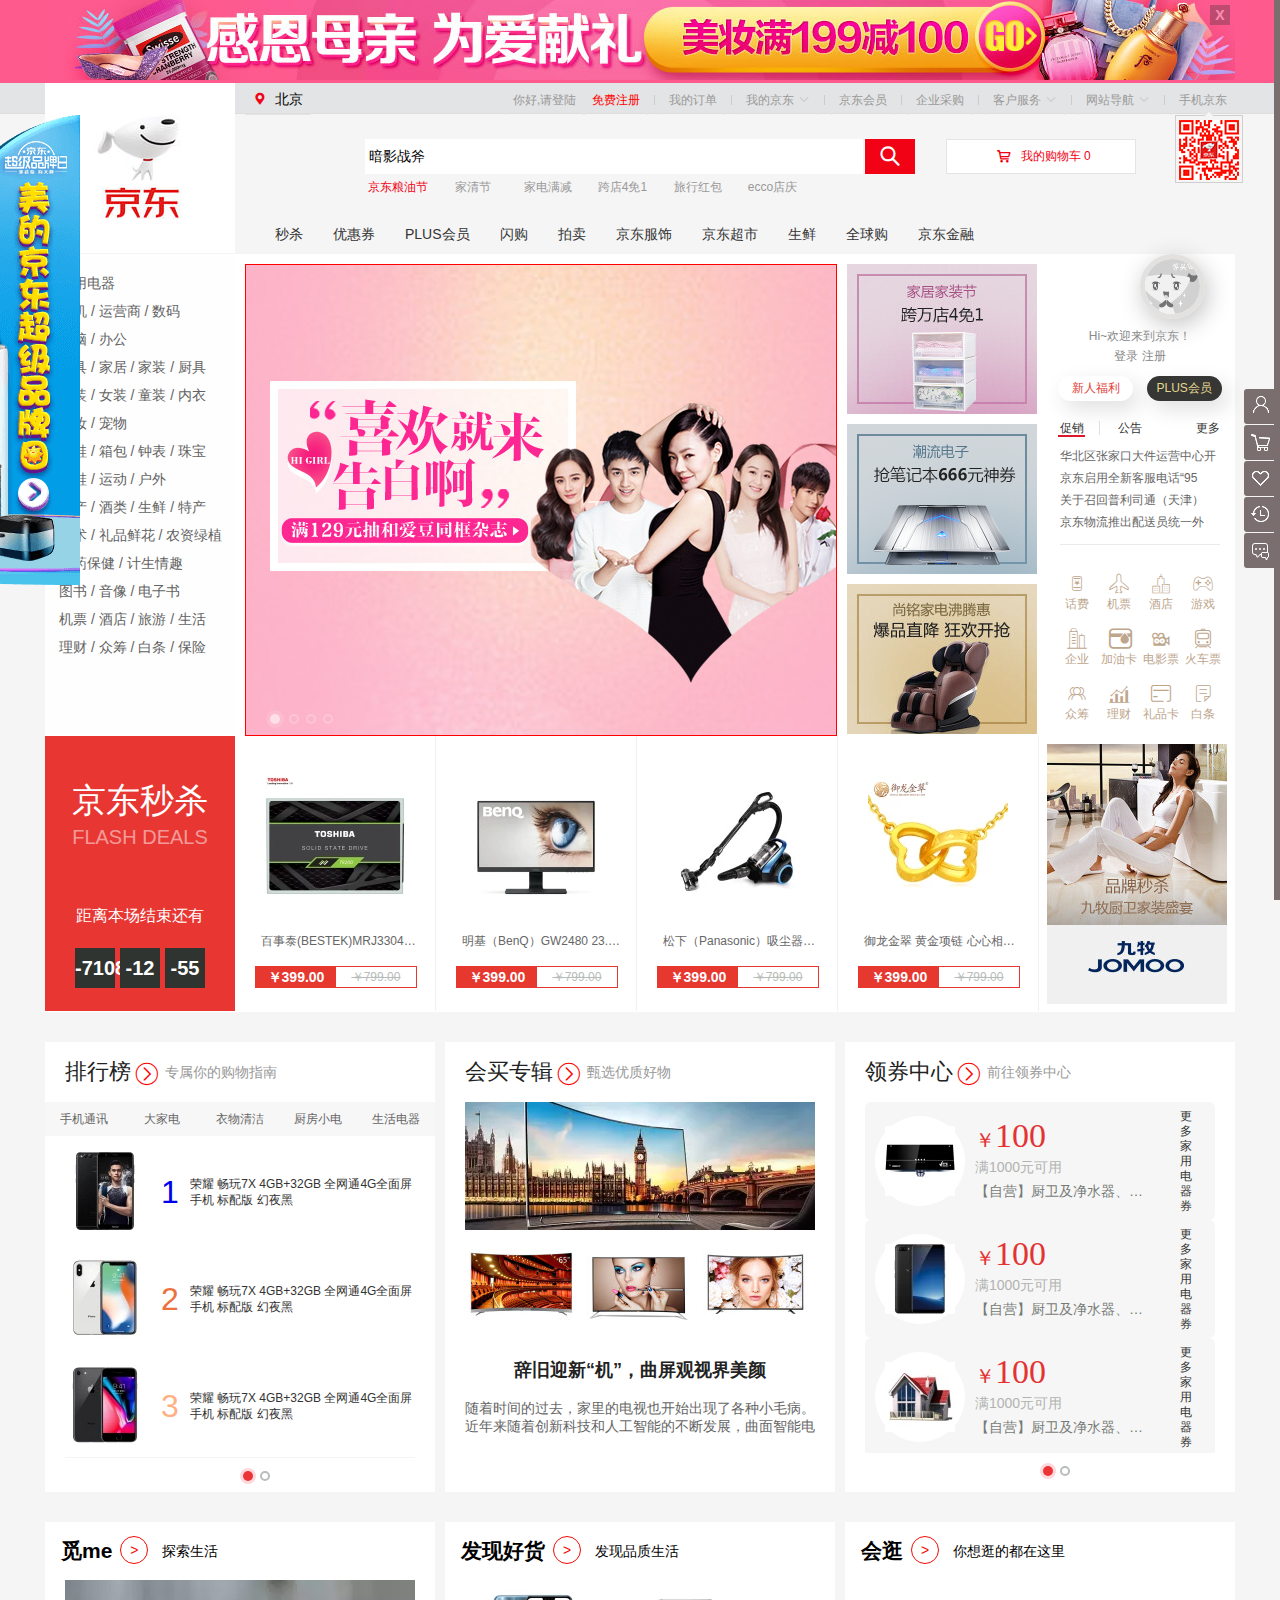
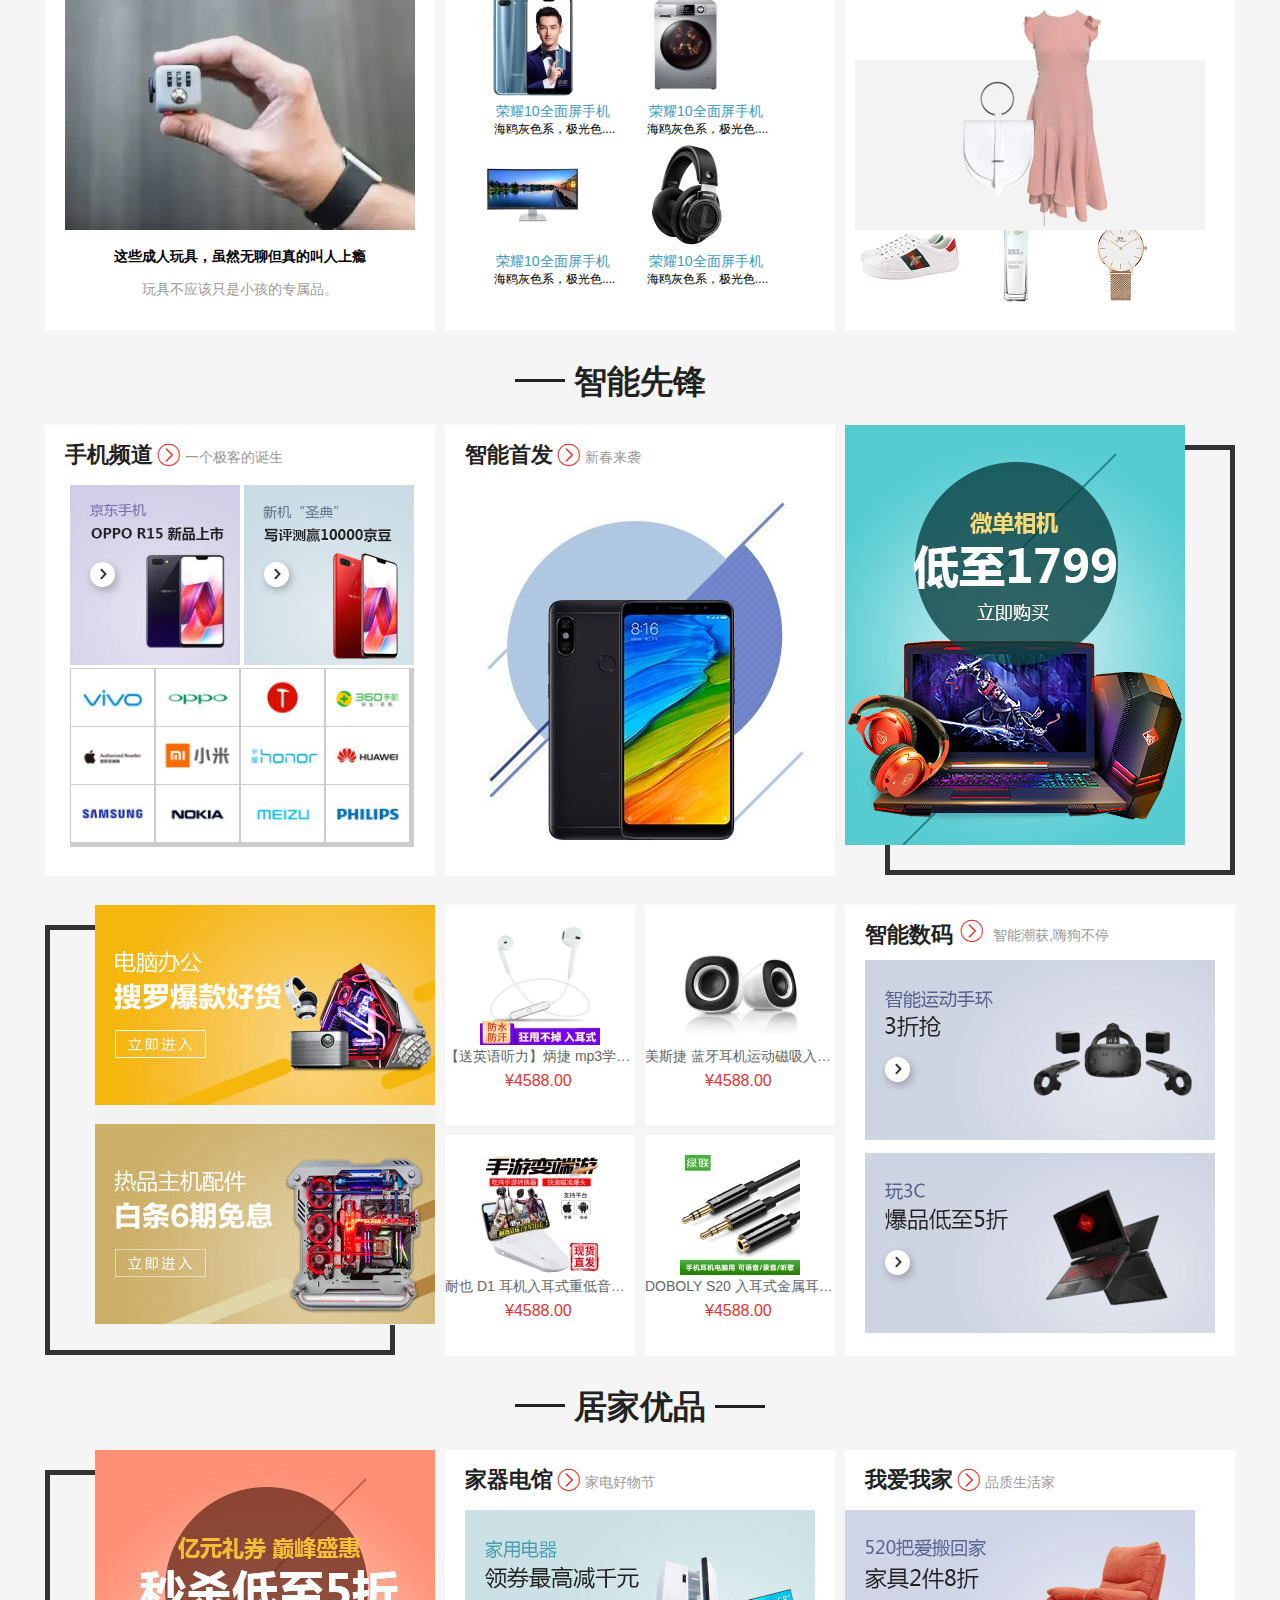
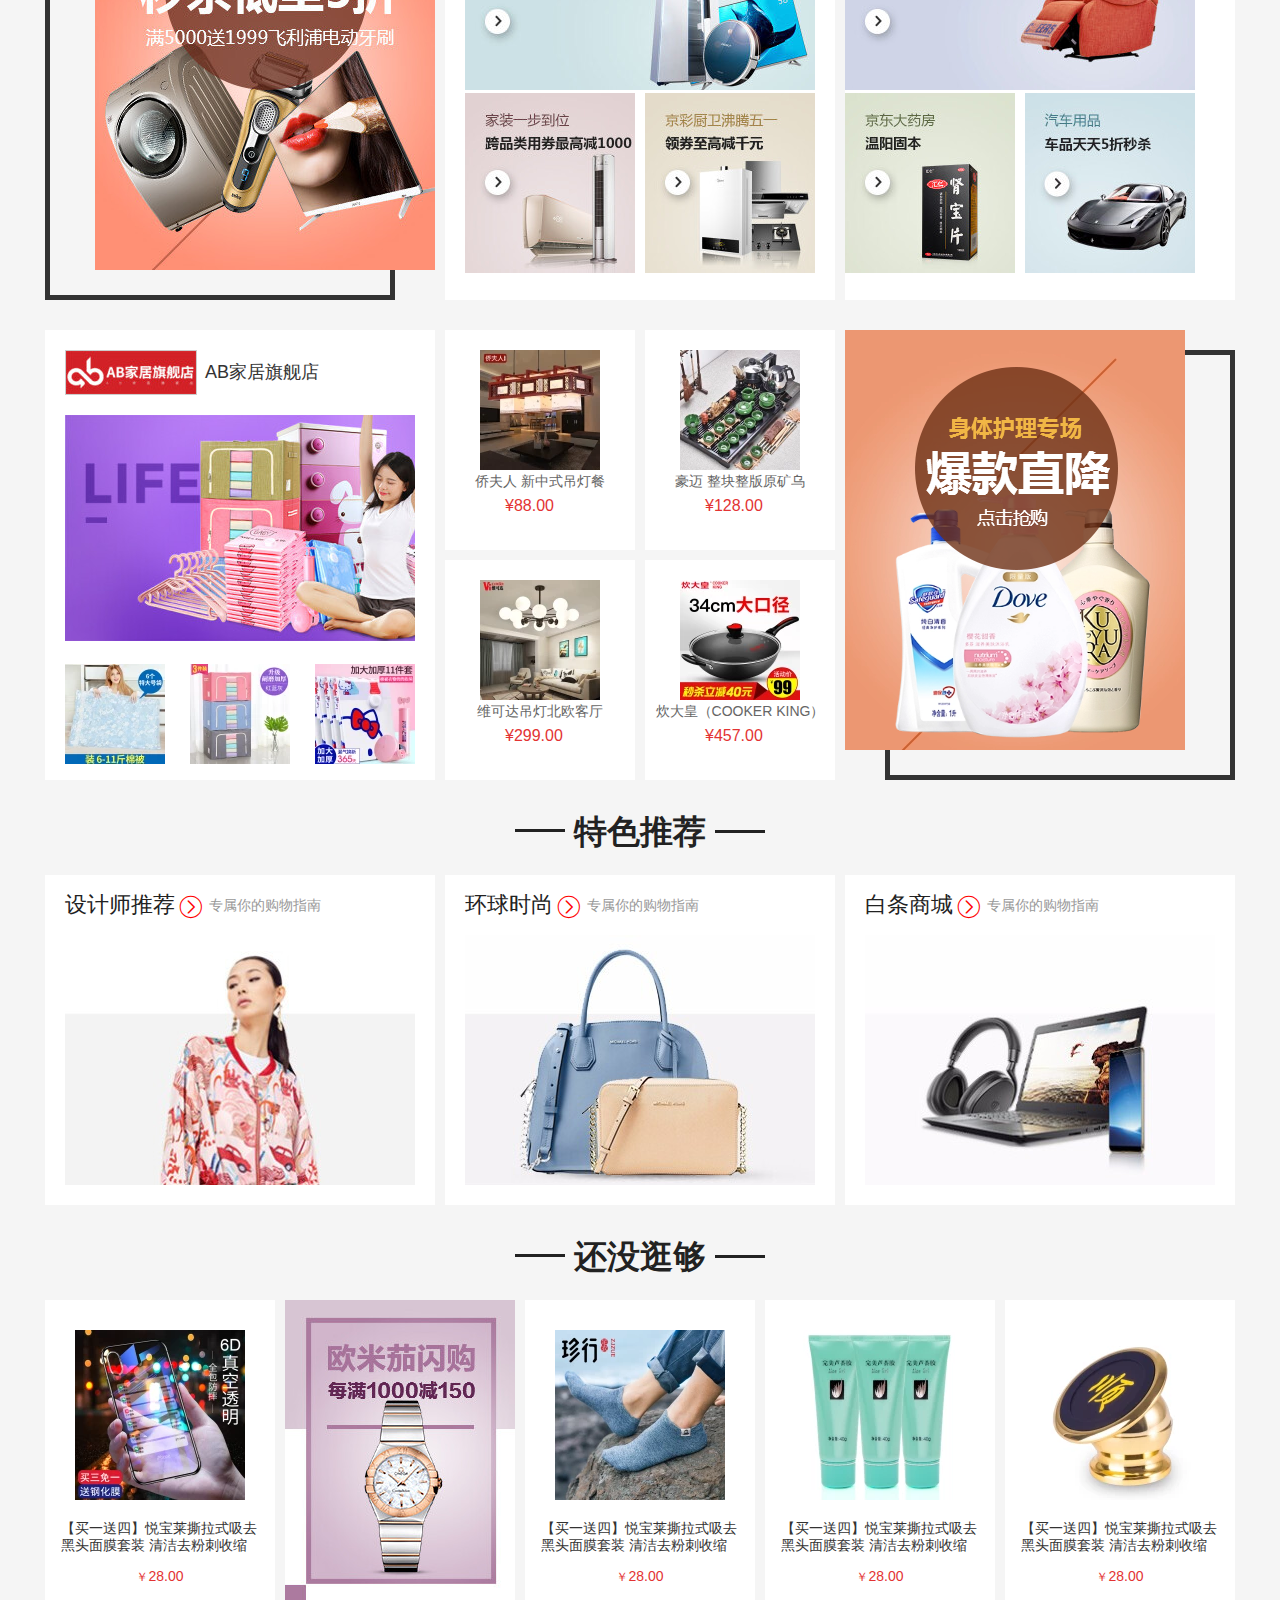
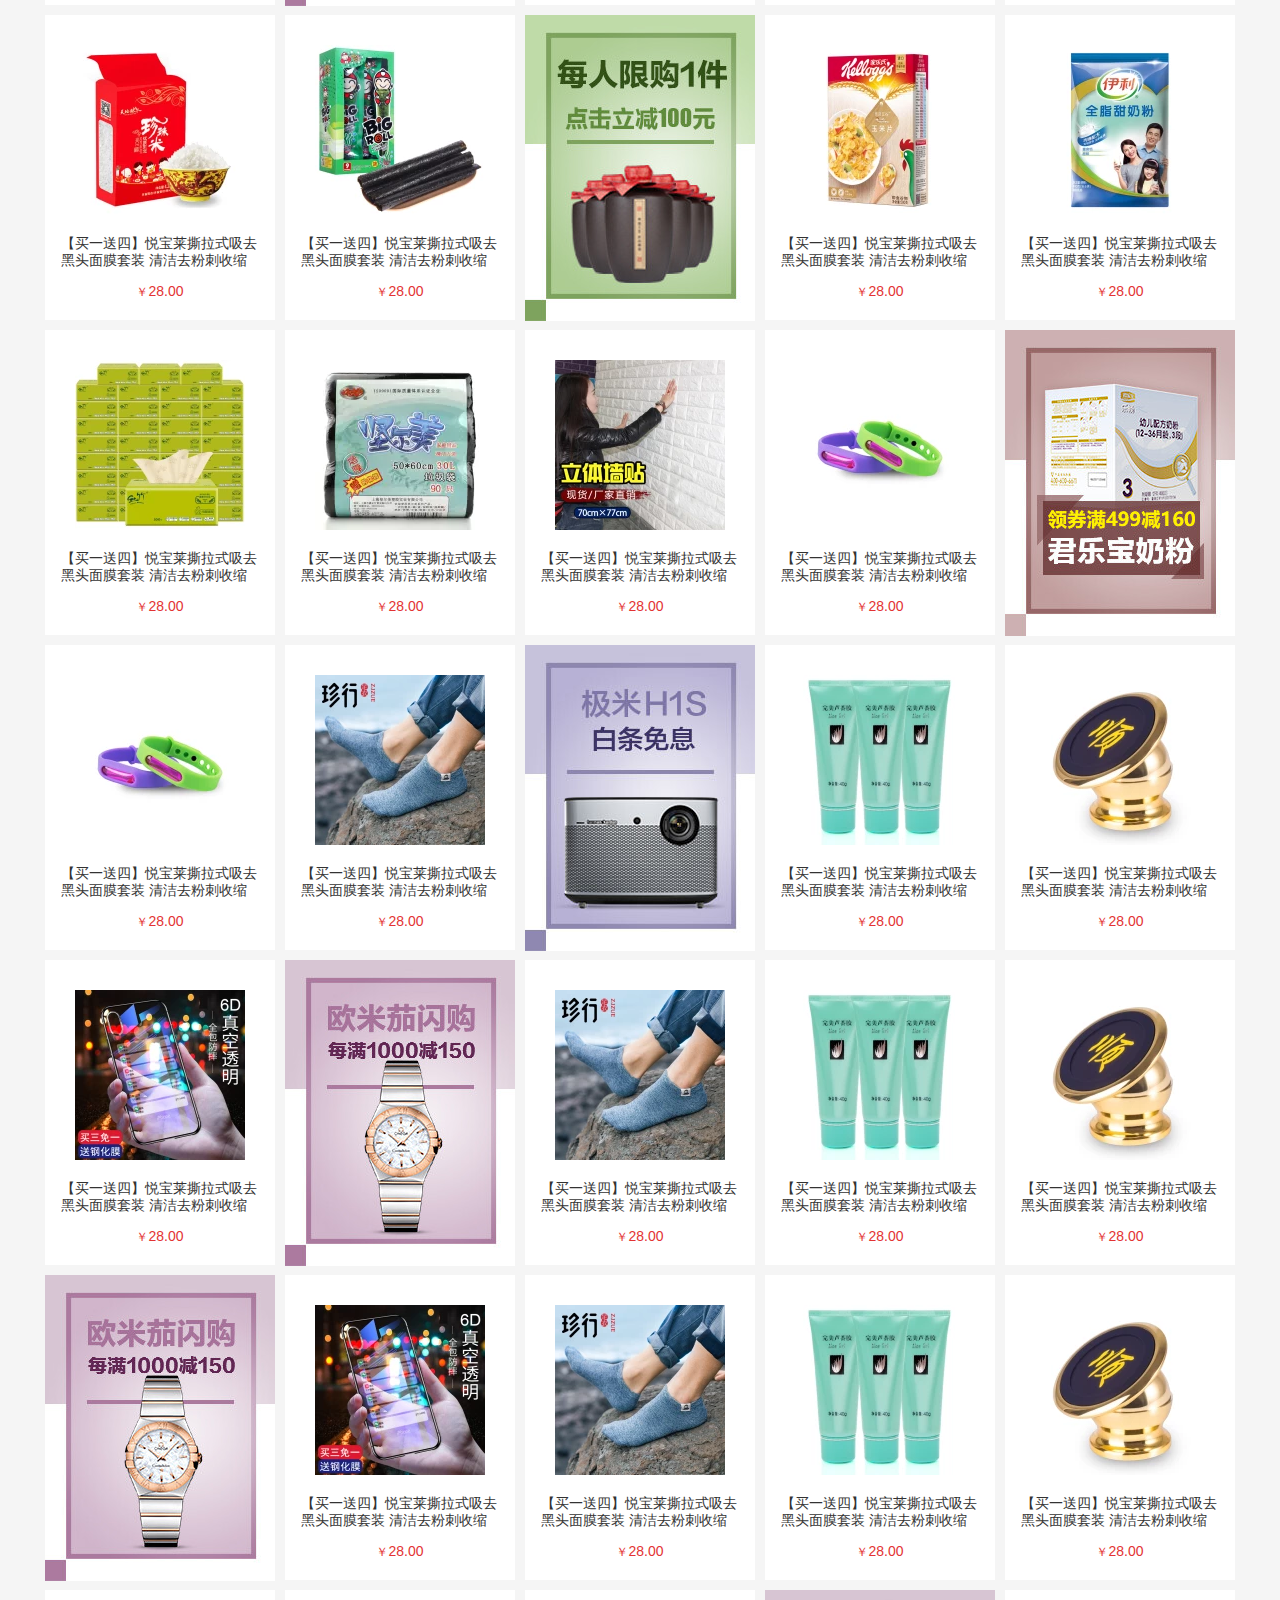
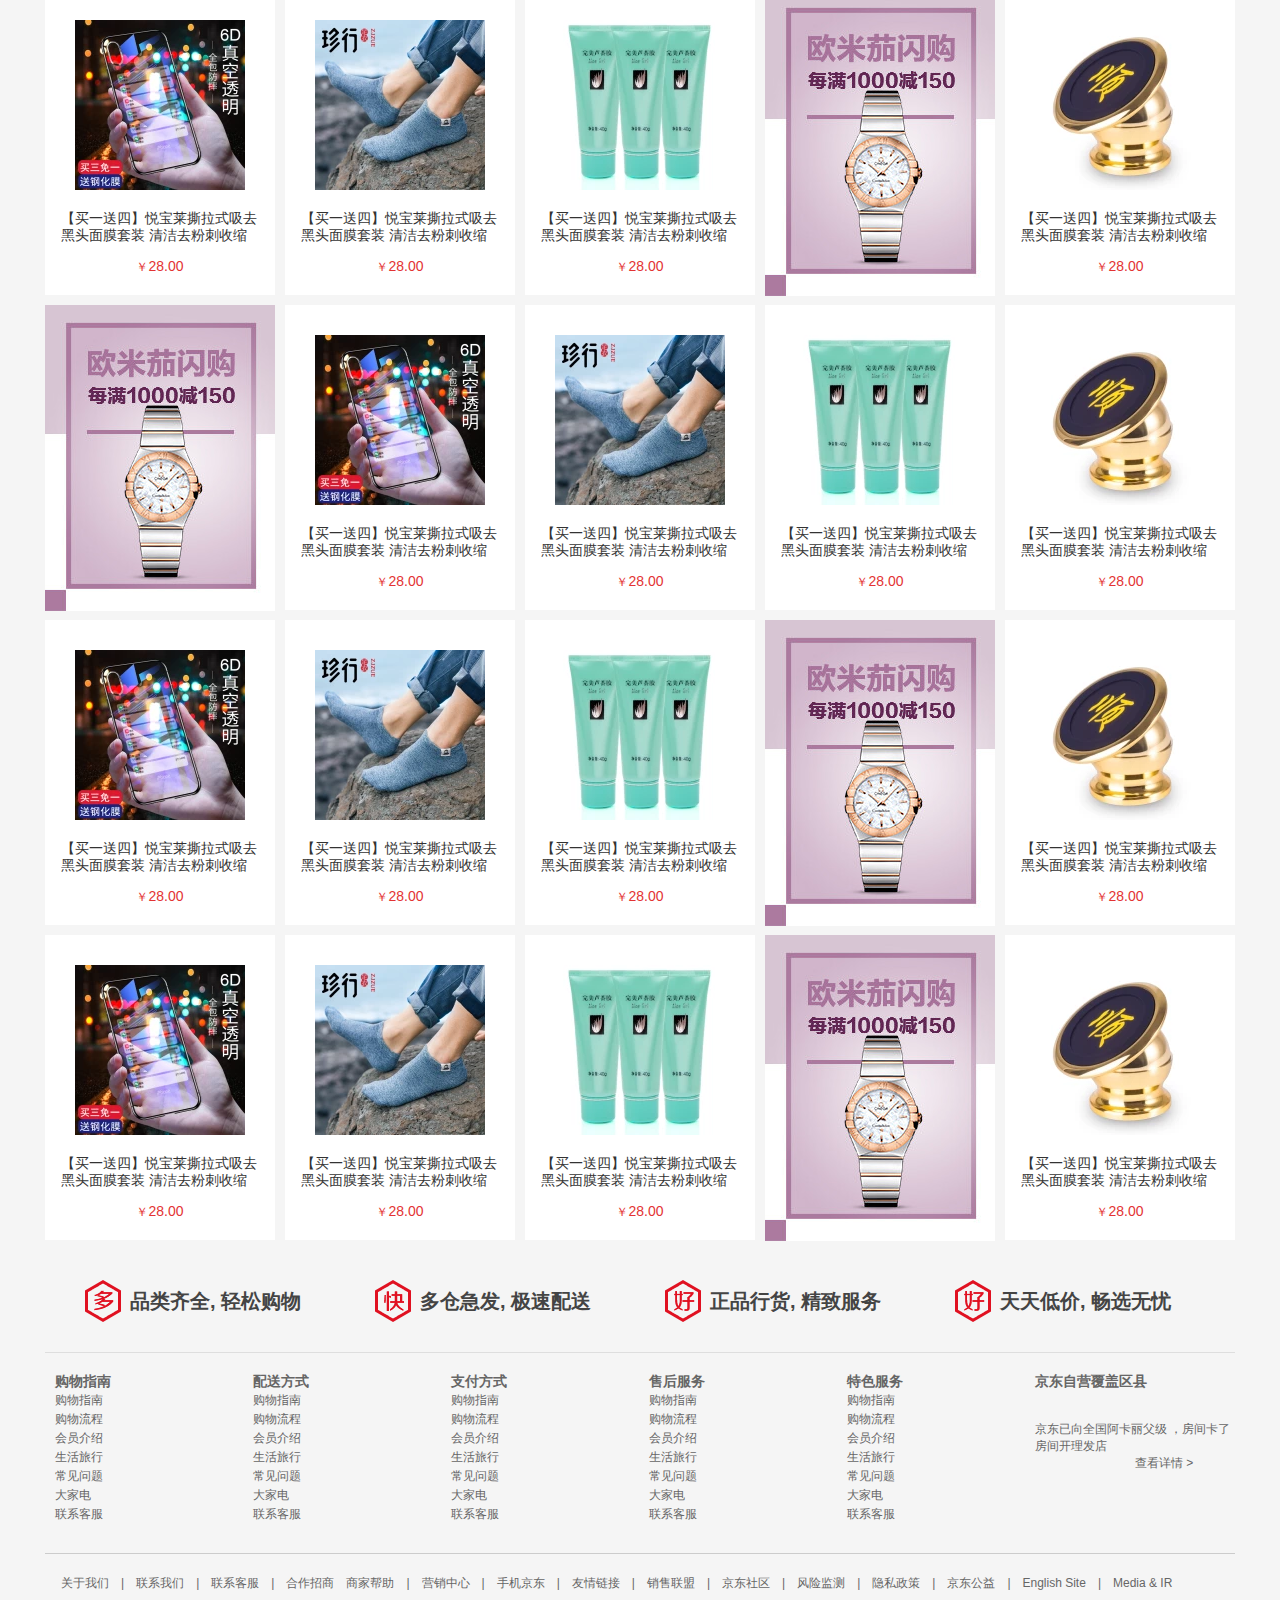
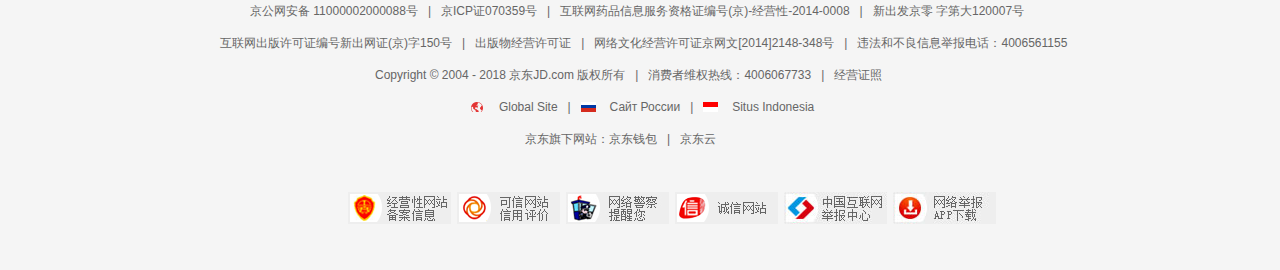
<file: index.html>
<!DOCTYPE html>
<html>
	<head>
		<meta charset="UTF-8">
		<title>京东商城多快好省</title>
		<link rel="stylesheet" type="text/css" href="css/iconfont.css" />
		<link rel="stylesheet" type="text/css" href="css/index.css" />
		<link rel="stylesheet" type="text/css" href="css/base.css" />
		<script src="js/jquery-1.8.3.min.js"></script>
		<script src="js/index.js"></script>
		<script src="js/base.js"></script>
	</head>
	<body>
		<div class="top-gg">
			<div class="wrapper">

				<div class="gg-img">
					<img src="img/top-gg.jpg" alt="" />
					<span class="close">X</span>
				</div>

			</div>

		</div>
		<!--顶部导航-->
		<nav>
			<div class="wrapper clearfix">
				<div id="form-scoll">
					<div class="form">
						<div class="index-logo">
							<a href="#"></a>
						</div>
						<input type="text" placeholder="神州游戏本" />
						<button><i class="icon iconfont icon-search"></i></button>
					</div>
				</div>
				<ul class="fl dw">
					<li class="fr wz">
						<i class="icon iconfont red">&#xe605;</i>
						<div class="weizhi">北京</div>
						<div class="hide dw-hide">
							<ul class="clearfix fl first top">
								<li class="active">北京</li>
								<li>
									<a href="#">北京</a>
								</li>
								<li>
									<a href="#">北京</a>
								</li>
								<li>
									<a href="#">北京</a>
								</li>
								<li>
									<a href="#">北京</a>
								</li>
								<li>
									<a href="#">北京</a>
								</li>
								<li>
									<a href="#">北京</a>
								</li>
							</ul>
							<ul class="clearfix fl top">
								<li>
									<a href="#">北京</a>
								</li>
								<li>
									<a href="#">北京</a>
								</li>
								<li>
									<a href="#">北京</a>
								</li>
								<li>
									<a href="#">北京</a>
								</li>
								<li>
									<a href="#">北京</a>
								</li>
								<li>
									<a href="#">北京</a>
								</li>
								<li>
									<a href="#">北京</a>
								</li>
							</ul>
							<ul class="clearfix fl top">
								<li>
									<a href="#">北京</a>
								</li>
								<li>
									<a href="#">北京</a>
								</li>
								<li>
									<a href="#">北京</a>
								</li>
								<li>
									<a href="#">北京</a>
								</li>
								<li>
									<a href="#">北京</a>
								</li>
								<li>
									<a href="#">北京</a>
								</li>
								<li>
									<a href="#">北京</a>
								</li>
							</ul>
							<ul class="clearfix fl top">
								<li>
									<a href="#">北京</a>
								</li>
								<li>
									<a href="#">北京</a>
								</li>
								<li>
									<a href="#">北京</a>
								</li>
								<li>
									<a href="#">北京</a>
								</li>
								<li>
									<a href="#">北京</a>
								</li>
								<li>
									<a href="#">北京</a>
								</li>
								<li>
									<a href="#">北京</a>
								</li>
							</ul>
							<ul class="clearfix fl top">
								<li>
									<a href="#">北京</a>
								</li>
								<li>
									<a href="#">北京</a>
								</li>
								<li>
									<a href="#">北京</a>
								</li>
								<li>
									<a href="#">北京</a>
								</li>
								<li>
									<a href="#">北京</a>
								</li>
								<li>
									<a href="#">北京</a>
								</li>
								<li>
									<a href="#">北京</a>
								</li>
							</ul>
							<p>Available Sites</p>
							<ul class="hide-bot">
								<li>
									<a href="#"><i></i><span>Global Site</span></a>
								</li>
								<li>
									<a href="#"><i></i><span>Сайт России</span></a>
								</li>
								<li>
									<a href="#"><i></i><span>Situs Indonesia</span></a>
								</li>
							</ul>
						</div>
					</li>
				</ul>

				<ul class="fr head-nav">
					<li>
						<a href="login.html">你好,请登陆</a>
					</li>
					<li>
						<a href="zhuce.html" class="red">免费注册</a>
					</li>
					<li class="space"></li>
					<li>
						<a href="#">我的订单</a>

					</li>
					<li class="space"></li>
					<li class="myjd">
						<a href="#">我的京东</a>
						<i class="icon iconfont">&#xe601;</i>
						<div class="myjd-hide">
							<div class="hide-top">
								<div class="hide-top-l">
									<div class="item">
										<a href="#">待处理订单</a>
									</div>
									<div class="item">
										<a href="#">返修退换货</a>
									</div>
									<div class="item">
										<a href="#">降价商品</a>
									</div>
								</div>
								<div class="hide-top-r">
									<div class="item">
										<a href="#">消息</a>
									</div>
									<div class="item">
										<a href="#">我的问答</a>
									</div>
									<div class="item">
										<a href="#">我的关注</a>
									</div>
								</div>
							</div>
							<div class="hide-bot">
								<div class="hide-bot-l">
									<div class="item">
										<a href="#">我的京东</a>
									</div>
									<div class="item">
										<a href="#">我的白条</a>
									</div>
								</div>
								<div class="hide-bot-r">
									<div class="item">
										<a href="#">我的优惠券</a>
									</div>
									<div class="item">
										<a href="#">我的理财</a>
									</div>
								</div>
							</div>
						</div>
					</li>
					<li class="space"></li>
					<li>
						<a href="#">京东会员</a>
					</li>
					<li class="space"></li>
					<li>
						<a href="#">企业采购</a>
					</li>
					<li class="space"></li>
					<li class="khfw">
						<a href="#">客户服务</a>
						<i class="icon iconfont">&#xe601;</i>
						<div class="khfw-hide">
							<div class="title">客户</div>
							<div class="item">
								<a href="#">帮助中心</a>
							</div>
							<div class="item">
								<a href="#">售后服务</a>
							</div>
							<div class="item">
								<a href="#">在线客服</a>
							</div>
							<div class="item">
								<a href="#">意见建议</a>
							</div>
							<div class="item">
								<a href="#">电话客服</a>
							</div>
							<div class="item">
								<a href="#">客服邮箱</a>
							</div>
							<div class="item">
								<a href="#">金融咨询</a>
							</div>
							<div class="item">
								<a href="#">全球售客服</a>
							</div>
							<div class="title">商户</div>
							<div class="item">
								<a href="#">合作招聘</a>
							</div>
							<div class="item">
								<a href="#">学习中心</a>
							</div>
							<div class="item">
								<a href="#">商家后台</a>
							</div>
							<div class="item">
								<a href="#">京麦工作台</a>
							</div>
							<div class="item">
								<a href="#">商家帮助</a>
							</div>
							<div class="item">
								<a href="#">规则平台</a>
							</div>
						</div>
					</li>
					<li class="space"></li>
					<li class="wzdh">
						<a href="#">网站导航</a>
						<i class="icon iconfont">&#xe601;</i>
						<div class="wzdh-hide">
							<dl class="fore1">
								<dt>特色主题</dt>
								<dd>
									<div class="item">
										<a href="#">京东使用</a>
									</div>
									<div class="item">
										<a href="#">京东金融</a>
									</div>
									<div class="item">
										<a href="#">全球售</a>
									</div>
									<div class="item">
										<a href="#">国际站</a>
									</div>
									<div class="item">
										<a href="#">京东会员</a>
									</div>
									<div class="item">
										<a href="#">京东预售</a>
									</div>
									<div class="item">
										<a href="#">买什么</a>
									</div>
									<div class="item">
										<a href="#">俄语站</a>
									</div>
									<div class="item">
										<a href="#">装机大师</a>
									</div>
									<div class="item">
										<a href="#">0元测评</a>
									</div>
									<div class="item">
										<a href="#">定期送</a>
									</div>
									<div class="item">
										<a href="#">港澳售</a>
									</div>
									<div class="item">
										<a href="#">优惠券</a>
									</div>
									<div class="item">
										<a href="#">秒杀</a>
									</div>
									<div class="item">
										<a href="#">闪购</a>
									</div>
									<div class="item">
										<a href="#">印尼站</a>
									</div>
									<div class="item">
										<a href="#">京东金融科技</a>
									</div>
									<div class="item">
										<a href="#">In货推荐</a>
									</div>
									<div class="item">
										<a href="#">陪伴计划</a>
									</div>
									<div class="item">
										<a href="#">出海招商</a>
									</div>
								</dd>
							</dl>
							<dl>
								<dt>特色主题</dt>
								<dd>
									<div class="item">
										<a href="#">京东使用</a>
									</div>
									<div class="item">
										<a href="#">京东金融</a>
									</div>
									<div class="item">
										<a href="#">全球售</a>
									</div>
									<div class="item">
										<a href="#">国际站</a>
									</div>
									<div class="item">
										<a href="#">京东会员</a>
									</div>
									<div class="item">
										<a href="#">京东预售</a>
									</div>
									<div class="item">
										<a href="#">买什么</a>
									</div>
									<div class="item">
										<a href="#">俄语站</a>
									</div>
									<div class="item">
										<a href="#">装机大师</a>
									</div>
									<div class="item">
										<a href="#">0元测评</a>
									</div>
									<div class="item">
										<a href="#">定期送</a>
									</div>
									<div class="item">
										<a href="#">港澳售</a>
									</div>
									<div class="item">
										<a href="#">优惠券</a>
									</div>
									<div class="item">
										<a href="#">秒杀</a>
									</div>
									<div class="item">
										<a href="#">闪购</a>
									</div>
									<div class="item">
										<a href="#">印尼站</a>
									</div>
									<div class="item">
										<a href="#">京东金融科技</a>
									</div>
									<div class="item">
										<a href="#">In货推荐</a>
									</div>
									<div class="item">
										<a href="#">陪伴计划</a>
									</div>
									<div class="item">
										<a href="#">出海招商</a>
									</div>
								</dd>
							</dl>
							<dl>
								<dt>特色主题</dt>
								<dd>
									<div class="item">
										<a href="#">帮助中心</a>
									</div>
									<div class="item">
										<a href="#">售后服务</a>
									</div>
									<div class="item">
										<a href="#">在线客服</a>
									</div>
									<div class="item">
										<a href="#">意见建议</a>
									</div>
									<div class="item">
										<a href="#">电话客服</a>
									</div>
									<div class="item">
										<a href="#">客服邮箱</a>
									</div>
									<div class="item">
										<a href="#">金融咨询</a>
									</div>
									<div class="item">
										<a href="#">全球售客服</a>
									</div>
									<div class="item">
										<a href="#">帮助中心</a>
									</div>
									<div class="item">
										<a href="#">售后服务</a>
									</div>
									<div class="item">
										<a href="#">在线客服</a>
									</div>
									<div class="item">
										<a href="#">意见建议</a>
									</div>
									<div class="item">
										<a href="#">电话客服</a>
									</div>
									<div class="item">
										<a href="#">客服邮箱</a>
									</div>
									<div class="item">
										<a href="#">金融咨询</a>
									</div>
									<div class="item">
										<a href="#">全球售客服</a>
									</div>
									<div class="item">
										<a href="#">金融咨询</a>
									</div>
									<div class="item">
										<a href="#">全球售客服</a>
									</div>
								</dd>
							</dl>
							<dl>
								<dt>特色主题</dt>
								<dd>
									<div class="item">
										<a href="#">帮助中心</a>
									</div>
									<div class="item">
										<a href="#">售后服务</a>
									</div>
									<div class="item">
										<a href="#">在线客服</a>
									</div>
									<div class="item">
										<a href="#">意见建议</a>
									</div>
									<div class="item">
										<a href="#">电话客服</a>
									</div>
									<div class="item">
										<a href="#">客服邮箱</a>
									</div>
									<div class="item">
										<a href="#">金融咨询</a>
									</div>
									<div class="item">
										<a href="#">全球售客服</a>
									</div>
									<div class="item">
										<a href="#">帮助中心</a>
									</div>
									<div class="item">
										<a href="#">售后服务</a>
									</div>
									<div class="item">
										<a href="#">在线客服</a>
									</div>
									<div class="item">
										<a href="#">意见建议</a>
									</div>
									<div class="item">
										<a href="#">电话客服</a>
									</div>
									<div class="item">
										<a href="#">客服邮箱</a>
									</div>
									<div class="item">
										<a href="#">金融咨询</a>
									</div>
									<div class="item">
										<a href="#">全球售客服</a>
									</div>
									<div class="item">
										<a href="#">金融咨询</a>
									</div>
									<div class="item">
										<a href="#">全球售客服</a>
									</div>
								</dd>
							</dl>
						</div>
					</li>
					<li class="space"></li>
					<li class="sjjd">
						<a href="#">手机京东</a>
						<div class="erwm-box">
							<div class="erwm"></div>
						</div>
						<div class="sjjd-hide"></div>
					</li>
				</ul>
			</div>

		</nav>
		<!--logo 头部 search-->
		<header class="clearfix">
			<div class="wrapper">
				<div class="logo">
					<a href="#"></a>
				</div>
				<div class="search">
					<div class="form">
						<div></div>
						<input id="inputtxt" type="text" value="暗影战斧" />
						<button id="but"><i class="icon iconfont icon-search"></i>
</button>
						<!--<ul class="hid-txt">
							<li>迷你耳机隐形</li>
							<li>VIVO蓝牙耳机</li>
							<li>苹果蓝牙耳机</li>
							<li>迷你耳机隐形</li>
						</ul>-->
					</div>
				</div>
				<div class="mycar">
					<i class="icon iconfont">&#xe600;</i>
					<a>我的购物车</a>
					<span>0</span>
					<div class="mycar-hide">
						<i></i> 购物车中还没有商品，赶紧选购吧！

					</div>
				</div>
				<div class="search-list">
					<a class="color" href="#">京东粮油节</a>
					<a href="#">家清节</a>
					<a href="#">家电满减</a>
					<a href="#">跨店4免1</a>
					<a href="#">旅行红包</a>
					<a href="#">ecco店庆</a>
				</div>
				<div class="head-list">
					<ul>
						<li>
							<a href="#">秒杀</a>
						</li>
						<li>
							<a href="#">优惠券</a>
						</li>
						<li>
							<a href="#">PLUS会员</a>
						</li>
						<li>
							<a href="#">闪购</a>
						</li>
					</ul>
					<ul>
						<li>
							<a href="#">拍卖</a>
						</li>
						<li>
							<a href="#">京东服饰</a>
						</li>
						<li>
							<a href="#">京东超市</a>
						</li>
						<li>
							<a href="#">生鲜</a>
						</li>
					</ul>
					<ul>
						<li>
							<a href="#">全球购</a>
						</li>
						<li>
							<a href="#">京东金融</a>
						</li>
					</ul>
				</div>
			</div>
		</header>
		<div class="content clearfix">
			<div class="wrapper clearfix">
				<div class="cols-01 clearfix">
					<!--banner左侧列表-->
					<div class="con-list fl">
						<div class="bubai">
							<ul>
								<li>
									<a href="#">家用电器</a>
								</li>
								<li>
									<a href="#">手机</a>
									<span>/</span>
									<a href="#">运营商</a>
									<span>/</span>
									<a href="#">数码</a>
								</li>
								<li>
									<a href="#">电脑</a>
									<span>/</span>
									<a href="#">办公</a>
								</li>
								<li>
									<a href="#">家具</a>
									<span>/</span>
									<a href="#">家居</a>
									<span>/</span>
									<a href="#">家装</a>
									<span>/</span>
									<a href="#">厨具</a>
								</li>
								<li>
									<a href="#">男装</a>
									<span>/</span>
									<a href="#">女装</a>
									<span>/</span>
									<a href="#">童装</a>
									<span>/</span>
									<a href="#">内衣</a>
								</li>
								<li>
									<a href="pindao.html">美妆</a>
									<span>/</span>
									<a href="#">宠物</a>
								</li>
								<li>
									<a href="#">女鞋</a>
									<span>/</span>
									<a href="#">箱包</a>
									<span>/</span>
									<a href="#">钟表</a>
									<span>/</span>
									<a href="#">珠宝</a>
								</li>
								<li>
									<a href="#">男鞋</a>
									<span>/</span>
									<a href="#">运动</a>
									<span>/</span>
									<a href="#">户外</a>
								</li>
								<li>
									<a href="#">房产</a>
									<span>/</span>
									<a href="#">酒类</a>
									<span>/</span>
									<a href="#">生鲜</a>
									<span>/</span>
									<a href="#">特产</a>
								</li>
								<li>
									<a href="#">艺术</a>
									<span>/</span>
									<a href="#">礼品鲜花</a>
									<span>/</span>
									<a href="#">农资绿植</a>
								</li>
								<li>
									<a href="#">医药保健</a>
									<span>/</span>
									<a href="#">计生情趣</a>
								</li>
								<li>
									<a href="#">图书</a>
									<span>/</span>
									<a href="#">音像</a>
									<span>/</span>
									<a href="#">电子书</a>
								</li>
								<li>
									<a href="#">机票</a>
									<span>/</span>
									<a href="#">酒店</a>
									<span>/</span>
									<a href="#">旅游</a>
									<span>/</span>
									<a href="#">生活</a>
								</li>
								<li>
									<a href="#">理财</a>
									<span>/</span>
									<a href="#">众筹</a>
									<span>/</span>
									<a href="#">白条</a>
									<span>/</span>
									<a href="#">保险</a>
								</li>
							</ul>
							<div class="hide-box">
								<div class="li-hide">
									<div class="pd">
										<div class="left">
											<div class="hide-top clearfix">
												<a href="#">家电馆1
													<i class="icon iconfont icon-jiantou"></i>
												</a>
												<a href="#">乡镇专卖店
													<i class="icon iconfont icon-jiantou"></i>
												</a>
												<a href="#">家电服务
													<i class="icon iconfont icon-jiantou"></i>
												</a>
												<a href="#">家电企业购
													<i class="icon iconfont icon-jiantou"></i>
												</a>
												<a href="#">商用电器
													<i class="icon iconfont icon-jiantou"></i>
												</a>
											</div>
											<div class="hide-bot">
												<dl>
													<dt>
														<a href="#">
															电视
															<i class="icon iconfont icon-jiantou"></i>
														</a>
													</dt>
													<dd>
														<a href="#">曲面电视</a>
														<a href="#">超薄电视</a>
														<a href="#">HDR电视</a>
														<a href="#">OLED电视</a>
														<a href="#">4K超清电视</a>
														<a href="#">人工智能电视</a>
														<a href="#">55英寸</a>
														<a href="#">65英寸</a>
														<a href="#">电视配件</a>
													</dd>
												</dl>

												<dl>
													<dt>
														<a href="#">
															空调
															<i class="icon iconfont icon-jiantou"></i>
														</a>
													</dt>
													<dd>
														<a href="#">壁挂式空调</a>
														<a href="#">柜式空调</a>
														<a href="#">中央空调</a>
														<a href="#">一级能效空调</a>
														<a href="#">变频空调</a>
														<a href="#">1.5匹配空调</a>
														<a href="#">单冷空调</a>
														<a href="#">以旧换新</a>
													</dd>
												</dl>

												<dl>
													<dt>
														<a href="#">
															洗衣机
															<i class="icon iconfont icon-jiantou"></i>
														</a>
													</dt>
													<dd>
														<a href="#">滚筒洗衣机</a>
														<a href="#">洗烘一体机</a>
														<a href="#">波轮洗衣机</a>
														<a href="#">烘干洗衣机</a>
														<a href="#">烘干机</a>
														<a href="#">洗衣机配件</a>

													</dd>
												</dl>

												<dl>
													<dt>
														<a href="#">
															冰箱
															<i class="icon iconfont icon-jiantou"></i>
														</a>
													</dt>
													<dd>
														<a href="#">多门</a>
														<a href="#">对开门</a>
														<a href="#">三门</a>
														<a href="#">双门</a>
														<a href="#">酒柜</a>
														<a href="#">冰箱配件</a>

													</dd>
												</dl>

												<dl>
													<dt>
														<a href="#">
															厨卫大电
															<i class="icon iconfont icon-jiantou"></i>
														</a>
													</dt>
													<dd>
														<a href="#">油烟机</a>
														<a href="#">燃气灶</a>
														<a href="#">烟灶套装</a>
														<a href="#">集成灶</a>
														<a href="#">消毒柜</a>
														<a href="#">洗碗机</a>
														<a href="#">电热水器</a>
														<a href="#">燃气热水器</a>

													</dd>
												</dl>

												<dl>
													<dt>
														<a href="#">
															厨房小店
															<i class="icon iconfont icon-jiantou"></i>
														</a>
													</dt>
													<dd>
														<a href="#">破壁机</a>
														<a href="#">电烤箱</a>
														<a href="#">电饭煲</a>
														<a href="#">电压力锅</a>
														<a href="#">咖啡机</a>
														<a href="#">豆浆机</a>
														<a href="#">料理机</a>
														<a href="#">电炖锅</a>
														<a href="#">电饼档</a>
													</dd>
												</dl>

												<dl>
													<dt>
														<a href="#">
															电视
															<i class="icon iconfont icon-jiantou"></i>
														</a>
													</dt>
													<dd>
														<a href="#">曲面电视</a>
														<a href="#">超薄电视</a>
														<a href="#">HDR电视</a>
														<a href="#">OLED电视</a>
														<a href="#">4K超清电视</a>
														<a href="#">人工智能电视</a>
														<a href="#">55英寸</a>
														<a href="#">65英寸</a>
														<a href="#">电视配件</a>
													</dd>
												</dl>

												<dl>
													<dt>
														<a href="#">
															电视
															<i class="icon iconfont icon-jiantou"></i>
														</a>
													</dt>
													<dd>
														<a href="#">曲面电视</a>
														<a href="#">超薄电视</a>
														<a href="#">HDR电视</a>
														<a href="#">OLED电视</a>
														<a href="#">4K超清电视</a>
														<a href="#">人工智能电视</a>
														<a href="#">55英寸</a>
														<a href="#">65英寸</a>
														<a href="#">电视配件</a>
													</dd>
												</dl>

												<dl>
													<dt>
														<a href="#">
															电视
															<i class="icon iconfont icon-jiantou"></i>
														</a>
													</dt>
													<dd>
														<a href="#">曲面电视</a>
														<a href="#">超薄电视</a>
														<a href="#">HDR电视</a>
														<a href="#">OLED电视</a>
														<a href="#">4K超清电视</a>
														<a href="#">人工智能电视</a>
														<a href="#">55英寸</a>
														<a href="#">65英寸</a>
														<a href="#">电视配件</a>
													</dd>
												</dl>
											</div>
										</div>
										<div class="right"></div>

									</div>

								</div>
								<div class="li-hide">
									<div class="pd">
										<div class="left">
											<div class="hide-top clearfix">
												<a href="#">玩3c
													<i class="icon iconfont icon-jiantou"></i>
												</a>
												<a href="#">手机频道
													<i class="icon iconfont icon-jiantou"></i>
												</a>
												<a href="#">网上营业厅
													<i class="icon iconfont icon-jiantou"></i>
												</a>
												<a href="#">配件选购中心
													<i class="icon iconfont icon-jiantou"></i>
												</a>
												<a href="#">手机企业购
													<i class="icon iconfont icon-jiantou"></i>
												</a>
											</div>
											<div class="hide-bot">
												<dl>
													<dt>
														<a href="#">
															手机通讯
															<i class="icon iconfont icon-jiantou"></i>
														</a>
													</dt>
													<dd>
														<a href="#">手机</a>
														<a href="#">游戏手机</a>
														<a href="#">老人机</a>
														<a href="#">对讲机</a>
														<a href="#">以旧换新</a>
														<a href="#">手机维修</a>

													</dd>
												</dl>
												<dl>
													<dt>
														<a href="#">
															运营商
															<i class="icon iconfont icon-jiantou"></i>
														</a>
													</dt>
													<dd>
														<a href="#">合约机</a>
														<a href="#">选号码</a>
														<a href="#">固话宽带</a>
														<a href="#">办套餐</a>
														<a href="#">以旧换新</a>
														<a href="#">手机维修</a>

													</dd>
												</dl>
												<dl>
													<dt>
														<a href="#">
															手机配件
															<i class="icon iconfont icon-jiantou"></i>
														</a>
													</dt>
													<dd>
														<a href="#">手机壳</a>
														<a href="#">贴膜</a>
														<a href="#">手机存储卡</a>
														<a href="#">办套餐</a>
														<a href="#">充话费/流量</a>
														<a href="#">中国电信</a>
														<a href="#">中国移动</a>
														<a href="#">中国联通</a>
														<a href="#">京东通信</a>
													</dd>
												</dl>
												<dl>
													<dt>
														<a href="#">
															摄影摄像
															<i class="icon iconfont icon-jiantou"></i>
														</a>
													</dt>
													<dd>
														<a href="#">数码相机</a>
														<a href="#">单电/微单相机</a>
														<a href="#">单反相机</a>
														<a href="#">拍立得</a>
														<a href="#">运动相机</a>
														<a href="#">摄像机</a>
														<a href="#">镜头 </a>
														<a href="#">户外材器</a>

													</dd>
												</dl>
												<dl>
													<dt>
														<a href="#">
															数码配件
															<i class="icon iconfont icon-jiantou"></i>
														</a>
													</dt>
													<dd>
														<a href="#">存储卡</a>
														<a href="#">三脚架/云台</a>
														<a href="#">相机包</a>
														<a href="#">滤镜</a>
														<a href="#">闪光灯/手柄</a>
														<a href="#">相机清洁/贴膜</a>
														<a href="#">机身附件</a>
														<a href="#">镜头附件</a>
														<a href="#">读卡器</a>
														<a href="#">支架</a>
														<a href="#">电池/充电器</a>
													</dd>
												</dl>
												<dl>
													<dt>
														<a href="#">
															影音娱乐
															<i class="icon iconfont icon-jiantou"></i>
														</a>
													</dt>
													<dd>
														<a href="#">耳机/耳麦</a>
														<a href="#">音像/音响</a>
														<a href="#">智能印象</a>
														<a href="#">便携/无线音箱</a>
														<a href="#">收音机</a>
														<a href="#">麦克风</a>

													</dd>
												</dl>
												<dl>
													<dt>
														<a href="#">
															智能设备
															<i class="icon iconfont icon-jiantou"></i>
														</a>
													</dt>
													<dd>
														<a href="#">智能手环</a>
														<a href="#">智能手表</a>
														<a href="#">智能眼镜</a>
														<a href="#">智能机器人</a>
														<a href="#">运动员跟踪器</a>
														<a href="#">健康检测</a>

													</dd>
												</dl>
											</div>
										</div>
										<div class="right"></div>

									</div>

								</div>
								<div class="li-hide">
									<div class="pd">
										<div class="left">
											<div class="hide-top clearfix">
												<a href="#">玩3c
													<i class="icon iconfont icon-jiantou"></i>
												</a>
												<a href="#">本周热卖
													<i class="icon iconfont icon-jiantou"></i>
												</a>
												<a href="#">企业采购
													<i class="icon iconfont icon-jiantou"></i>
												</a>
												<a href="#">家电企业购
													<i class="icon iconfont icon-jiantou"></i>
												</a>
												<a href="#">商用电器
													<i class="icon iconfont icon-jiantou"></i>
												</a>
											</div>
											<div class="hide-bot">
												<dl>
													<dt>
														<a href="#">
															电视
															<i class="icon iconfont icon-jiantou"></i>
														</a>
													</dt>
													<dd>
														<a href="#">曲面电视</a>
														<a href="#">超薄电视</a>
														<a href="#">HDR电视</a>
														<a href="#">OLED电视</a>
														<a href="#">4K超清电视</a>
														<a href="#">人工智能电视</a>
														<a href="#">55英寸</a>
														<a href="#">65英寸</a>
														<a href="#">电视配件</a>
													</dd>
												</dl>
											</div>
										</div>
										<div class="right"></div>

									</div>

								</div>
								<div class="li-hide">
									<div class="pd">
										<div class="left">
											<div class="hide-top clearfix">
												<a href="#">家电馆4
													<i class="icon iconfont icon-jiantou"></i>
												</a>
												<a href="#">乡镇专卖店
													<i class="icon iconfont icon-jiantou"></i>
												</a>
												<a href="#">家电服务
													<i class="icon iconfont icon-jiantou"></i>
												</a>
												<a href="#">家电企业购
													<i class="icon iconfont icon-jiantou"></i>
												</a>
												<a href="#">商用电器
													<i class="icon iconfont icon-jiantou"></i>
												</a>
											</div>
											<div class="hide-bot">
												<dl>
													<dt>
														<a href="#">
															电视
															<i class="icon iconfont icon-jiantou"></i>
														</a>
													</dt>
													<dd>
														<a href="#">曲面电视</a>
														<a href="#">超薄电视</a>
														<a href="#">HDR电视</a>
														<a href="#">OLED电视</a>
														<a href="#">4K超清电视</a>
														<a href="#">人工智能电视</a>
														<a href="#">55英寸</a>
														<a href="#">65英寸</a>
														<a href="#">电视配件</a>
													</dd>
												</dl>
											</div>
										</div>
										<div class="right"></div>

									</div>

								</div>
								<div class="li-hide">
									<div class="pd">
										<div class="left">
											<div class="hide-top clearfix">
												<a href="#">家电馆5
													<i class="icon iconfont icon-jiantou"></i>
												</a>
												<a href="#">乡镇专卖店
													<i class="icon iconfont icon-jiantou"></i>
												</a>
												<a href="#">家电服务
													<i class="icon iconfont icon-jiantou"></i>
												</a>
												<a href="#">家电企业购
													<i class="icon iconfont icon-jiantou"></i>
												</a>
												<a href="#">商用电器
													<i class="icon iconfont icon-jiantou"></i>
												</a>
											</div>
											<div class="hide-bot">
												<dl>
													<dt>
														<a href="#">
															电视
															<i class="icon iconfont icon-jiantou"></i>
														</a>
													</dt>
													<dd>
														<a href="#">曲面电视</a>
														<a href="#">超薄电视</a>
														<a href="#">HDR电视</a>
														<a href="#">OLED电视</a>
														<a href="#">4K超清电视</a>
														<a href="#">人工智能电视</a>
														<a href="#">55英寸</a>
														<a href="#">65英寸</a>
														<a href="#">电视配件</a>
													</dd>
												</dl>
											</div>
										</div>
										<div class="right"></div>

									</div>

								</div>
								<div class="li-hide">
									<div class="pd">
										<div class="left">
											<div class="hide-top clearfix">
												<a href="#">家电馆6
													<i class="icon iconfont icon-jiantou"></i>
												</a>
												<a href="#">乡镇专卖店
													<i class="icon iconfont icon-jiantou"></i>
												</a>
												<a href="#">家电服务
													<i class="icon iconfont icon-jiantou"></i>
												</a>
												<a href="#">家电企业购
													<i class="icon iconfont icon-jiantou"></i>
												</a>
												<a href="#">商用电器
													<i class="icon iconfont icon-jiantou"></i>
												</a>
											</div>
											<div class="hide-bot">
												<dl>
													<dt>
														<a href="#">
															电视
															<i class="icon iconfont icon-jiantou"></i>
														</a>
													</dt>
													<dd>
														<a href="#">曲面电视</a>
														<a href="#">超薄电视</a>
														<a href="#">HDR电视</a>
														<a href="#">OLED电视</a>
														<a href="#">4K超清电视</a>
														<a href="#">人工智能电视</a>
														<a href="#">55英寸</a>
														<a href="#">65英寸</a>
														<a href="#">电视配件</a>
													</dd>
												</dl>
											</div>
										</div>
										<div class="right"></div>

									</div>

								</div>
								<div class="li-hide">
									<div class="pd">
										<div class="left">
											<div class="hide-top clearfix">
												<a href="#">家电馆7
													<i class="icon iconfont icon-jiantou"></i>
												</a>
												<a href="#">乡镇专卖店
													<i class="icon iconfont icon-jiantou"></i>
												</a>
												<a href="#">家电服务
													<i class="icon iconfont icon-jiantou"></i>
												</a>
												<a href="#">家电企业购
													<i class="icon iconfont icon-jiantou"></i>
												</a>
												<a href="#">商用电器
													<i class="icon iconfont icon-jiantou"></i>
												</a>
											</div>
											<div class="hide-bot">
												<dl>
													<dt>
														<a href="#">
															电视
															<i class="icon iconfont icon-jiantou"></i>
														</a>
													</dt>
													<dd>
														<a href="#">曲面电视</a>
														<a href="#">超薄电视</a>
														<a href="#">HDR电视</a>
														<a href="#">OLED电视</a>
														<a href="#">4K超清电视</a>
														<a href="#">人工智能电视</a>
														<a href="#">55英寸</a>
														<a href="#">65英寸</a>
														<a href="#">电视配件</a>
													</dd>
												</dl>
											</div>
										</div>
										<div class="right"></div>

									</div>

								</div>
								<div class="li-hide">
									<div class="pd">
										<div class="left">
											<div class="hide-top clearfix">
												<a href="#">家电馆8
													<i class="icon iconfont icon-jiantou"></i>
												</a>
												<a href="#">乡镇专卖店
													<i class="icon iconfont icon-jiantou"></i>
												</a>
												<a href="#">家电服务
													<i class="icon iconfont icon-jiantou"></i>
												</a>
												<a href="#">家电企业购
													<i class="icon iconfont icon-jiantou"></i>
												</a>
												<a href="#">商用电器
													<i class="icon iconfont icon-jiantou"></i>
												</a>
											</div>
											<div class="hide-bot">
												<dl>
													<dt>
														<a href="#">
															电视
															<i class="icon iconfont icon-jiantou"></i>
														</a>
													</dt>
													<dd>
														<a href="#">曲面电视</a>
														<a href="#">超薄电视</a>
														<a href="#">HDR电视</a>
														<a href="#">OLED电视</a>
														<a href="#">4K超清电视</a>
														<a href="#">人工智能电视</a>
														<a href="#">55英寸</a>
														<a href="#">65英寸</a>
														<a href="#">电视配件</a>
													</dd>
												</dl>
											</div>
										</div>
										<div class="right"></div>

									</div>

								</div>
								<div class="li-hide">
									<div class="pd">
										<div class="left">
											<div class="hide-top clearfix">
												<a href="#">家电馆9
													<i class="icon iconfont icon-jiantou"></i>
												</a>
												<a href="#">乡镇专卖店
													<i class="icon iconfont icon-jiantou"></i>
												</a>
												<a href="#">家电服务
													<i class="icon iconfont icon-jiantou"></i>
												</a>
												<a href="#">家电企业购
													<i class="icon iconfont icon-jiantou"></i>
												</a>
												<a href="#">商用电器
													<i class="icon iconfont icon-jiantou"></i>
												</a>
											</div>
											<div class="hide-bot">
												<dl>
													<dt>
														<a href="#">
															电视
															<i class="icon iconfont icon-jiantou"></i>
														</a>
													</dt>
													<dd>
														<a href="#">曲面电视</a>
														<a href="#">超薄电视</a>
														<a href="#">HDR电视</a>
														<a href="#">OLED电视</a>
														<a href="#">4K超清电视</a>
														<a href="#">人工智能电视</a>
														<a href="#">55英寸</a>
														<a href="#">65英寸</a>
														<a href="#">电视配件</a>
													</dd>
												</dl>
											</div>
										</div>
										<div class="right"></div>

									</div>

								</div>
								<div class="li-hide">
									<div class="pd">
										<div class="left">
											<div class="hide-top clearfix">
												<a href="#">家电馆10
													<i class="icon iconfont icon-jiantou"></i>
												</a>
												<a href="#">乡镇专卖店
													<i class="icon iconfont icon-jiantou"></i>
												</a>
												<a href="#">家电服务
													<i class="icon iconfont icon-jiantou"></i>
												</a>
												<a href="#">家电企业购
													<i class="icon iconfont icon-jiantou"></i>
												</a>
												<a href="#">商用电器
													<i class="icon iconfont icon-jiantou"></i>
												</a>
											</div>
											<div class="hide-bot">
												<dl>
													<dt>
														<a href="#">
															电视
															<i class="icon iconfont icon-jiantou"></i>
														</a>
													</dt>
													<dd>
														<a href="#">曲面电视</a>
														<a href="#">超薄电视</a>
														<a href="#">HDR电视</a>
														<a href="#">OLED电视</a>
														<a href="#">4K超清电视</a>
														<a href="#">人工智能电视</a>
														<a href="#">55英寸</a>
														<a href="#">65英寸</a>
														<a href="#">电视配件</a>
													</dd>
												</dl>
											</div>
										</div>
										<div class="right"></div>

									</div>

								</div>
								<div class="li-hide">
									<div class="pd">
										<div class="left">
											<div class="hide-top clearfix">
												<a href="#">家电馆11
													<i class="icon iconfont icon-jiantou"></i>
												</a>
												<a href="#">乡镇专卖店
													<i class="icon iconfont icon-jiantou"></i>
												</a>
												<a href="#">家电服务
													<i class="icon iconfont icon-jiantou"></i>
												</a>
												<a href="#">家电企业购
													<i class="icon iconfont icon-jiantou"></i>
												</a>
												<a href="#">商用电器
													<i class="icon iconfont icon-jiantou"></i>
												</a>
											</div>
											<div class="hide-bot">
												<dl>
													<dt>
														<a href="#">
															电视
															<i class="icon iconfont icon-jiantou"></i>
														</a>
													</dt>
													<dd>
														<a href="#">曲面电视</a>
														<a href="#">超薄电视</a>
														<a href="#">HDR电视</a>
														<a href="#">OLED电视</a>
														<a href="#">4K超清电视</a>
														<a href="#">人工智能电视</a>
														<a href="#">55英寸</a>
														<a href="#">65英寸</a>
														<a href="#">电视配件</a>
													</dd>
												</dl>
											</div>
										</div>
										<div class="right"></div>

									</div>

								</div>
								<div class="li-hide">
									<div class="pd">
										<div class="left">
											<div class="hide-top clearfix">
												<a href="#">家电馆12
													<i class="icon iconfont icon-jiantou"></i>
												</a>
												<a href="#">乡镇专卖店
													<i class="icon iconfont icon-jiantou"></i>
												</a>
												<a href="#">家电服务
													<i class="icon iconfont icon-jiantou"></i>
												</a>
												<a href="#">家电企业购
													<i class="icon iconfont icon-jiantou"></i>
												</a>
												<a href="#">商用电器
													<i class="icon iconfont icon-jiantou"></i>
												</a>
											</div>
											<div class="hide-bot">
												<dl>
													<dt>
														<a href="#">
															电视
															<i class="icon iconfont icon-jiantou"></i>
														</a>
													</dt>
													<dd>
														<a href="#">曲面电视</a>
														<a href="#">超薄电视</a>
														<a href="#">HDR电视</a>
														<a href="#">OLED电视</a>
														<a href="#">4K超清电视</a>
														<a href="#">人工智能电视</a>
														<a href="#">55英寸</a>
														<a href="#">65英寸</a>
														<a href="#">电视配件</a>
													</dd>
												</dl>
											</div>
										</div>
										<div class="right"></div>

									</div>

								</div>
								<div class="li-hide">
									<div class="pd">
										<div class="left">
											<div class="hide-top clearfix">
												<a href="#">家电馆13
													<i class="icon iconfont icon-jiantou"></i>
												</a>
												<a href="#">乡镇专卖店
													<i class="icon iconfont icon-jiantou"></i>
												</a>
												<a href="#">家电服务
													<i class="icon iconfont icon-jiantou"></i>
												</a>
												<a href="#">家电企业购
													<i class="icon iconfont icon-jiantou"></i>
												</a>
												<a href="#">商用电器
													<i class="icon iconfont icon-jiantou"></i>
												</a>
											</div>
											<div class="hide-bot">
												<dl>
													<dt>
														<a href="#">
															电视
															<i class="icon iconfont icon-jiantou"></i>
														</a>
													</dt>
													<dd>
														<a href="#">曲面电视</a>
														<a href="#">超薄电视</a>
														<a href="#">HDR电视</a>
														<a href="#">OLED电视</a>
														<a href="#">4K超清电视</a>
														<a href="#">人工智能电视</a>
														<a href="#">55英寸</a>
														<a href="#">65英寸</a>
														<a href="#">电视配件</a>
													</dd>
												</dl>
											</div>
										</div>
										<div class="right"></div>

									</div>

								</div>
								<div class="li-hide">
									<div class="pd">
										<div class="left">
											<div class="hide-top clearfix">
												<a href="#">家电馆14
													<i class="icon iconfont icon-jiantou"></i>
												</a>
												<a href="#">乡镇专卖店
													<i class="icon iconfont icon-jiantou"></i>
												</a>
												<a href="#">家电服务
													<i class="icon iconfont icon-jiantou"></i>
												</a>
												<a href="#">家电企业购
													<i class="icon iconfont icon-jiantou"></i>
												</a>
												<a href="#">商用电器
													<i class="icon iconfont icon-jiantou"></i>
												</a>
											</div>
											<div class="hide-bot">
												<dl>
													<dt>
														<a href="#">
															电视
															<i class="icon iconfont icon-jiantou"></i>
														</a>
													</dt>
													<dd>
														<a href="#">曲面电视</a>
														<a href="#">超薄电视</a>
														<a href="#">HDR电视</a>
														<a href="#">OLED电视</a>
														<a href="#">4K超清电视</a>
														<a href="#">人工智能电视</a>
														<a href="#">55英寸</a>
														<a href="#">65英寸</a>
														<a href="#">电视配件</a>
													</dd>
												</dl>
											</div>
										</div>
										<div class="right"></div>

									</div>

								</div>
							</div>
						</div>

					</div>
					<!--banner-->
					<div class="banner-c fl">
						<div id="lun">
							<ul id="img">
								<li class="active"><img src="img/banner.jpg"></li>
								<li><img src="img/banner02.jpg"></li>
								<li><img src="img/banner03.jpg"></li>
								<li><img src="img/banner04.jpg"></li>
							</ul>
							<ul id="num">
								<li><span class="active_num"></span></li>
								<li><span></span></li>
								<li><span></span></li>
								<li><span></span></li>
							</ul>
							<div id="left">
								<</div>
									<div id="right">></div>
							</div>

						</div>

						<div class="img fl">
							<img src="img/img-01.jpg" alt="" />
							<img src="img/img-02.jpg" alt="" />
							<img src="img/img-03.jpg" alt="" />
						</div>
						<!--banner右侧-->
						<div class="right fr">
							<div class="r-top">
								<div class="pd">
									<div class="no-login">
										<a href="#">
											<img src="img/no_login.jpg" alt="" />
										</a>

									</div>
									<div class="login">
										<p>Hi~欢迎来到京东！</p>
										<p>
											<a href="#">登录</a>
											<a href="#">注册</a>
										</p>

									</div>
									<div class="plus">
										<a href="#">新人福利</a>
										<a href="#">PLUS会员</a>
									</div>
								</div>

							</div>
							<div class="r-cen">
								<div class="r-cen-head">
									<a class="bd cx" href="#">促销</a>
									<a href="#" class="gg">公告</a>
									<div class="bd"></div>
									<a class="fr more" href="#">更多</a>
									<div class="tab-box">
										<div class="head-detail block">
											<ul>
												<li>
													<a href="#">华北区张家口大件运营中心开</a>
												</li>
												<li>
													<a href="#">京东启用全新客服电话“95</a>
												</li>
												<li>
													<a href="#">关于召回普利司通（天津）</a>
												</li>
												<li>
													<a href="#">京东物流推出配送员统一外</a>
												</li>
											</ul>
										</div>
										<div class="head-detail2">
											<ul>
												<li>
													<a href="#">京东PLUS会员权益更新及会费调整</a>
												</li>
												<li>
													<a href="#">京东启用全新客服电话“950618”</a>
												</li>
												<li>
													<a href="#">关于召回普利司通（天津）轮胎有限公司2个规格乘用车轮胎的公告</a>
												</li>
												<li>
													<a href="#">京东物流推出配送员统一外呼电话"95056”</a>
												</li>
											</ul>
										</div>
									</div>
								</div>

							</div>
							<div class="r-bot">
								<div class="r-bot-pd">
									<ul class="clearfix bot-nav">
										<li>
											<a href="#"> <i class="icon iconfont icon-huafei"></i><span>话费</span></a>
										</li>
										<li>
											<a href="#"> <i class="icon iconfont icon-jipiao"></i><span>机票</span></a>
										</li>
										<li>
											<a href="#"> <i class="icon iconfont icon-jiudian"></i><span>酒店</span></a>
										</li>
										<li>
											<a href="#"> <i class="icon iconfont icon-iconfont-game"></i><span>游戏</span></a>
										</li>
										<li>
											<a href="#"> <i class="icon iconfont icon-qiye"></i><span>企业</span></a>
										</li>
										<li>
											<a href="#"> <i class="icon iconfont icon-jiayouqiasvgz"></i><span>加油卡</span></a>
										</li>
										<li>
											<a href="#"> <i class="icon iconfont icon-dianyingpiao"></i><span>电影票</span></a>
										</li>
										<li>
											<a href="#"> <i class="icon iconfont icon-huochepiao"></i><span>火车票</span></a>
										</li>
										<li>
											<a href="#"> <i class="icon iconfont icon-zhongchou"></i><span>众筹</span></a>
										</li>
										<li>
											<a href="#"> <i class="icon iconfont icon-licai"></i><span>理财</span></a>
										</li>
										<li>
											<a href="#"> <i class="icon iconfont icon-lipinqia"></i><span>礼品卡</span></a>
										</li>
										<li>
											<a href="#"> <i class="icon iconfont icon-dabaitiao"></i><span>白条</span></a>
										</li>
									</ul>
									<!--<div class="bot-details">
										<ul class="bot-nav clearfix">
											<li>
												<a href="#">国内/港澳台</a>
											</li>
											<li>
												<a class="color" href="#">促销活动</a>
											</li>
										</ul>
										<div>
											<img src="img/cx01.jpg" alt="" />
											<img src="img/cx02.jpg" alt="" />
										</div>
									</div>-->
								</div>
								<div class="r-tab-con">
									<div class="hf">

									</div>
									<div class="jp"></div>
									<div class="jd"></div>
									<div class="yx"></div>
								</div>
							</div>
						</div>
						<div class="floors clearfix ">
							<!--京东秒杀-->
							<div class="cols-02">
								<div class="wrapper clearfix rltv">
									<div class="jdms fl">
										<a href="#">
											<div class="cn-ms">京东秒杀</div>
											<div class="en-ms">FLASH DEALS</div>
											<div class="txt-djs">距离本场结束还有</div>
											<div class="ms-djs">
												<div>
													<span id="djs1"></span>
												</div>
												<div>
													<span id="djs2"></span>
												</div>
												<div>
													<span id="djs3"></span>
												</div>
											</div>
										</a>
									</div>
									<div class="ms-list fl">
										<div class="huadong fl clearfix">
											<div class="dong fl">
												<div class="list fl">
													<a href="#">
														<div class="list-top">
															<img src="img/ms-list01.webp.jpg" alt="" />
														</div>
														<p>百事泰(BESTEK)MRJ3304魔方插座插线板/插排/排插/接线板/拖线板 USB4口立式智能排插带底座1.5米线</p>
														<div class="list-bot">
															<span class="sp-l">￥399.00</span><span class="sp-r"><del>￥799.00</del></span>
														</div>
													</a>
												</div>
												<div class="list fl">
													<a href="#">
														<div class="list-top">
															<img src="img/ms-list02.webp.jpg" alt="" />
														</div>
														<p>明基（BenQ）GW2480 23.8英寸IPS屏广视角窄边框 集线器 智慧调光 爱眼电脑显示器（VGA/HDMI/DP/内置音箱）</p>
														<div class="list-bot">
															<span class="sp-l">￥399.00</span><span class="sp-r"><del>￥799.00</del></span>
														</div>
													</a>
												</div>
												<div class="list fl">
													<a href="#">
														<div class="list-top">
															<img src="img/ms-list03.webp.jpg" alt="" />
														</div>
														<p>松下（Panasonic）吸尘器MC-8L74DAJ81家用除螨大吸力卧式系列（潜水蓝）</p>
														<div class="list-bot">
															<span class="sp-l">￥399.00</span><span class="sp-r"><del>￥799.00</del></span>
														</div>
													</a>
												</div>
												<div class="list fl">
													<a href="#">
														<div class="list-top">
															<img src="img/ms-list04.webp.jpg" alt="" />
														</div>
														<p>御龙金翠 黄金项链 心心相印黄金吊坠套链 足金黄金首饰 金项链女款链长42cm 黄金心心相印吊坠+黄金项链4.6克左右</p>
														<div class="list-bot">
															<span class="sp-l">￥399.00</span><span class="sp-r"><del>￥799.00</del></span>
														</div>
													</a>
												</div>
												<div class="list fl">
													<a href="#">
														<div class="list-top">
															<img src="img/ms-list01.webp.jpg" alt="" />
														</div>
														<p>百事泰(BESTEK)MRJ3304魔方插座插线板/插排/排插/接线板/拖线板 USB4口立式智能排插带底座1.5米线</p>
														<div class="list-bot">
															<span class="sp-l">￥399.00</span><span class="sp-r"><del>￥799.00</del></span>
														</div>
													</a>
												</div>
												<div class="list fl">
													<a href="#">
														<div class="list-top">
															<img src="img/ms-list02.webp.jpg" alt="" />
														</div>
														<p>明基（BenQ）GW2480 23.8英寸IPS屏广视角窄边框 集线器 智慧调光 爱眼电脑显示器（VGA/HDMI/DP/内置音箱）</p>
														<div class="list-bot">
															<span class="sp-l">￥399.00</span><span class="sp-r"><del>￥799.00</del></span>
														</div>
													</a>
												</div>
												<div class="list fl">
													<a href="#">
														<div class="list-top">
															<img src="img/ms-list03.webp.jpg" alt="" />
														</div>
														<p>松下（Panasonic）吸尘器MC-8L74DAJ81家用除螨大吸力卧式系列（潜水蓝）</p>
														<div class="list-bot">
															<span class="sp-l">￥399.00</span><span class="sp-r"><del>￥799.00</del></span>
														</div>
													</a>
												</div>
												<div class="list fl">
													<a href="#">
														<div class="list-top">
															<img src="img/ms-list04.webp.jpg" alt="" />
														</div>
														<p>御龙金翠 黄金项链 心心相印黄金吊坠套链 足金黄金首饰 金项链女款链长42cm 黄金心心相印吊坠+黄金项链4.6克左右</p>
														<div class="list-bot">
															<span class="sp-l">￥399.00</span><span class="sp-r"><del>￥799.00</del></span>
														</div>
													</a>
												</div>
											</div>

										</div>

										<div class="sk-chn fl">
											<div class="chn-box">
												<div class="slider-list">
													<div class="list-box">
														<a href="#">
															<div class="img-box">
																<img src="img/chn-01.jpg" alt="" />
															</div>
														</a>
													</div>
												</div>
												<div class="dian"></div>
											</div>
										</div>
									</div>
								</div>
							</div>
							<!--排行榜 会买专辑 领券中心-->
							<div class="cols-03 clearfix">
								<div class="wrapper clearfix">
									<div class="left fl">
										<div class="head">
											<a href="#">
												<h3>排行榜</h3><i class="icon iconfont">&#xe66d;</i><span>专属你的购物指南</span></a>
										</div>
										<div class="foot">
											<div class="nav clearfix">
												<div class="nav-list">
													<a href="#">手机通讯</a>
												</div>
												<div class="nav-list">
													<a href="#">大家电</a>
												</div>
												<div class="nav-list">
													<a href="#">衣物清洁</a>
												</div>
												<div class="nav-list">
													<a href="#">厨房小电</a>
												</div>
												<div class="nav-list">
													<a href="#">生活电器</a>
												</div>
											</div>
											<div class="tab-body">
												<div class="tab-body-item show">
													<div class="slider">
														<div class="slider-list-box">
															<div class="slider-box">
																<div class="slider-list slider-list-one">
																	<div class="list-one">
																		<div class="one">
																			<a href="#">
																				<div class="img-box">
																					<img src="img/item-01.webp.jpg" alt="" />
																				</div>
																				<span class="num">1</span>
																				<span class="decoration">荣耀 畅玩7X 4GB+32GB 全网通4G全面屏手机 标配版 幻夜黑</span>
																			</a>
																		</div>
																	</div>
																	<div class="list-one">
																		<div class="one">
																			<a href="#">
																				<div class="img-box">
																					<img src="img/item-02.webp.jpg" alt="" />
																				</div>
																				<span class="num color-two">2</span>
																				<span class="decoration">荣耀 畅玩7X 4GB+32GB 全网通4G全面屏手机 标配版 幻夜黑</span>
																			</a>
																		</div>
																	</div>
																	<div class="list-one">
																		<div class="one">
																			<a href="#">
																				<div class="img-box">
																					<img src="img/item-03.webp.jpg" alt="" />
																				</div>
																				<span class="num color-three">3</span>
																				<span class="decoration">荣耀 畅玩7X 4GB+32GB 全网通4G全面屏手机 标配版 幻夜黑</span>
																			</a>
																		</div>
																	</div>
																</div>
																<div class="slider-list slider-list-two">
																	<div class="slider-list-box">
																		<div class="list-one">
																			<div class="one">
																				<a href="#">
																					<div class="img-box">
																						<img src="img/item-01.webp.jpg" alt="" />
																					</div>
																					<span class="num">4</span>
																					<span class="decoration">荣耀 畅玩7X 4GB+32GB 全网通4G全面屏手机 标配版 幻夜黑</span>
																				</a>
																			</div>
																		</div>
																		<div class="list-one">
																			<div class="one">
																				<a href="#">
																					<div class="img-box">
																						<img src="img/item-02.webp.jpg" alt="" />
																					</div>
																					<span class="num color-two">5</span>
																					<span class="decoration">荣耀 畅玩7X 4GB+32GB 全网通4G全面屏手机 标配版 幻夜黑</span>
																				</a>
																			</div>
																		</div>
																		<div class="list-one">
																			<div class="one">
																				<a href="#">
																					<div class="img-box">
																						<img src="img/item-03.webp.jpg" alt="" />
																					</div>
																					<span class="num color-three">6</span>
																					<span class="decoration">荣耀 畅玩7X 4GB+32GB 全网通4G全面屏手机 标配版 幻夜黑</span>
																				</a>
																			</div>
																		</div>

																	</div>

																</div>
															</div>

														</div>
														<div class="slider-list-dian">
															<i class="dian-list-one active"></i>
															<i class="dian-list-two"></i>
														</div>
													</div>
												</div>
												<div class="tab-body-item">
													<div class="slider">
														<div class="slider-list-box">
															<div class="slider-box">
																<div class="slider-list slider-list-one">
																	<div class="list-one">
																		<div class="one">
																			<a href="#">
																				<div class="img-box">
																					<img src="img/item2-01.webp.jpg" alt="" />
																				</div>
																				<span class="num">1</span>
																				<span class="decoration">美的（Midea）FS40-13ER 五叶遥控落地扇/电风扇</span>
																			</a>
																		</div>
																	</div>
																	<div class="list-one">
																		<div class="one">
																			<a href="#">
																				<div class="img-box">
																					<img src="img/item2-02.webp.jpg" alt="" />
																				</div>
																				<span class="num color-two">2</span>
																				<span class="decoration">米家（MIJIA）米家扫地机器人 滤网 小米扫地机器人 配件 滤网</span>
																			</a>
																		</div>
																	</div>
																	<div class="list-one">
																		<div class="one">
																			<a href="#">
																				<div class="img-box">
																					<img src="img/item2-03.webp.jpg" alt="" />
																				</div>
																				<span class="num color-three">3</span>
																				<span class="decoration">格力（GREE）FD-40X64Bh5  五叶遥控落地扇/电风扇</span>
																			</a>
																		</div>
																	</div>
																</div>
																<div class="slider-list slider-list-two">
																	<div class="slider-list-box">
																		<div class="list-one">
																			<div class="one">
																				<a href="#">
																					<div class="img-box">
																						<img src="img/item2-01.webp.jpg" alt="" />
																					</div>
																					<span class="num">4</span>
																					<span class="decoration">荣耀 畅玩7X 4GB+32GB 全网通4G全面屏手机 标配版 幻夜黑</span>
																				</a>
																			</div>
																		</div>
																		<div class="list-one">
																			<div class="one">
																				<a href="#">
																					<div class="img-box">
																						<img src="img/item2-02.webp.jpg" alt="" />
																					</div>
																					<span class="num color-two">5</span>
																					<span class="decoration">荣耀 畅玩7X 4GB+32GB 全网通4G全面屏手机 标配版 幻夜黑</span>
																				</a>
																			</div>
																		</div>
																		<div class="list-one">
																			<div class="one">
																				<a href="#">
																					<div class="img-box">
																						<img src="img/item2-03.webp.jpg" alt="" />
																					</div>
																					<span class="num color-three">6</span>
																					<span class="decoration">荣耀 畅玩7X 4GB+32GB 全网通4G全面屏手机 标配版 幻夜黑</span>
																				</a>
																			</div>
																		</div>

																	</div>

																</div>
															</div>

														</div>
														<div class="slider-list-dian">
															<i class="dian-list-one active"></i>
															<i class="dian-list-two"></i>
														</div>
													</div>
												</div>
												<div class="tab-body-item">
													<div class="slider">
														<div class="slider-list-box">
															<div class="slider-box">
																<div class="slider-list slider-list-one">
																	<div class="list-one">
																		<div class="one">
																			<a href="#">
																				<div class="img-box">
																					<img src="img/item3-01.webp.jpg" alt="" />
																				</div>
																				<span class="num">1</span>
																				<span class="decoration">荣耀 畅玩7X 4GB+32GB 全网通4G全面屏手机 标配版 幻夜黑</span>
																			</a>
																		</div>
																	</div>
																	<div class="list-one">
																		<div class="one">
																			<a href="#">
																				<div class="img-box">
																					<img src="img/item3-02.webp.jpg" alt="" />
																				</div>
																				<span class="num color-two">2</span>
																				<span class="decoration">荣耀 畅玩7X 4GB+32GB 全网通4G全面屏手机 标配版 幻夜黑</span>
																			</a>
																		</div>
																	</div>
																	<div class="list-one">
																		<div class="one">
																			<a href="#">
																				<div class="img-box">
																					<img src="img/item3-03.webp.jpg" alt="" />
																				</div>
																				<span class="num color-three">3</span>
																				<span class="decoration">荣耀 畅玩7X 4GB+32GB 全网通4G全面屏手机 标配版 幻夜黑</span>
																			</a>
																		</div>
																	</div>
																</div>
																<div class="slider-list slider-list-two">
																	<div class="slider-list-box">
																		<div class="list-one">
																			<div class="one">
																				<a href="#">
																					<div class="img-box">
																						<img src="img/item3-01.webp.jpg" alt="" />
																					</div>
																					<span class="num">4</span>
																					<span class="decoration">荣耀 畅玩7X 4GB+32GB 全网通4G全面屏手机 标配版 幻夜黑</span>
																				</a>
																			</div>
																		</div>
																		<div class="list-one">
																			<div class="one">
																				<a href="#">
																					<div class="img-box">
																						<img src="img/item3-02.webp.jpg" alt="" />
																					</div>
																					<span class="num color-two">5</span>
																					<span class="decoration">荣耀 畅玩7X 4GB+32GB 全网通4G全面屏手机 标配版 幻夜黑</span>
																				</a>
																			</div>
																		</div>
																		<div class="list-one">
																			<div class="one">
																				<a href="#">
																					<div class="img-box">
																						<img src="img/item3-03.webp.jpg" alt="" />
																					</div>
																					<span class="num color-three">6</span>
																					<span class="decoration">荣耀 畅玩7X 4GB+32GB 全网通4G全面屏手机 标配版 幻夜黑</span>
																				</a>
																			</div>
																		</div>

																	</div>

																</div>
															</div>

														</div>
														<div class="slider-list-dian">
															<i class="dian-list-one active"></i>
															<i class="dian-list-two"></i>
														</div>
													</div>
												</div>
												<div class="tab-body-item">
													<div class="slider">
														<div class="slider-list-box">
															<div class="slider-box">
																<div class="slider-list slider-list-one">
																	<div class="list-one">
																		<div class="one">
																			<a href="#">
																				<div class="img-box">
																					<img src="img/item4-01.webp.jpg" alt="" />
																				</div>
																				<span class="num">1</span>
																				<span class="decoration">【京东超市】百岁山矿泉水348ml*24瓶 整箱</span>
																			</a>
																		</div>
																	</div>
																	<div class="list-one">
																		<div class="one">
																			<a href="#">
																				<div class="img-box">
																					<img src="img/item4-02.webp.jpg" alt="" />
																				</div>
																				<span class="num color-two">2</span>
																				<span class="decoration">伊利 安慕希希腊风味常温酸奶原味205g*12盒/礼盒装</span>
																			</a>
																		</div>
																	</div>
																	<div class="list-one">
																		<div class="one">
																			<a href="#">
																				<div class="img-box">
																					<img src="img/item4-03.webp.jpg" alt="" />
																				</div>
																				<span class="num color-three">3</span>
																				<span class="decoration">农夫山泉 饮用天然水1.5L 1*12瓶 整箱</span>
																			</a>
																		</div>
																	</div>
																</div>
																<div class="slider-list slider-list-two">
																	<div class="slider-list-box">
																		<div class="list-one">
																			<div class="one">
																				<a href="#">
																					<div class="img-box">
																						<img src="img/item2-01.webp.jpg" alt="" />
																					</div>
																					<span class="num">4</span>
																					<span class="decoration">荣耀 畅玩7X 4GB+32GB 全网通4G全面屏手机 标配版 幻夜黑</span>
																				</a>
																			</div>
																		</div>
																		<div class="list-one">
																			<div class="one">
																				<a href="#">
																					<div class="img-box">
																						<img src="img/item2-02.webp.jpg" alt="" />
																					</div>
																					<span class="num color-two">5</span>
																					<span class="decoration">荣耀 畅玩7X 4GB+32GB 全网通4G全面屏手机 标配版 幻夜黑</span>
																				</a>
																			</div>
																		</div>
																		<div class="list-one">
																			<div class="one">
																				<a href="#">
																					<div class="img-box">
																						<img src="img/item2-03.webp.jpg" alt="" />
																					</div>
																					<span class="num color-three">6</span>
																					<span class="decoration">荣耀 畅玩7X 4GB+32GB 全网通4G全面屏手机 标配版 幻夜黑</span>
																				</a>
																			</div>
																		</div>

																	</div>

																</div>
															</div>

														</div>
														<div class="slider-list-dian">
															<i class="dian-list-one active"></i>
															<i class="dian-list-two"></i>
														</div>
													</div>
												</div>
												<div class="tab-body-item">
													<div class="slider">
														<div class="slider-list-box">
															<div class="slider-box">
																<div class="slider-list slider-list-one">
																	<div class="list-one">
																		<div class="one">
																			<a href="#">
																				<div class="img-box">
																					<img src="img/item5-01.webp.jpg" alt="" />
																				</div>
																				<span class="num">1</span>
																				<span class="decoration">【京东超市】百岁山矿泉水348ml*24瓶 整箱</span>
																			</a>
																		</div>
																	</div>
																	<div class="list-one">
																		<div class="one">
																			<a href="#">
																				<div class="img-box">
																					<img src="img/item5-02.webp.jpg" alt="" />
																				</div>
																				<span class="num color-two">2</span>
																				<span class="decoration">伊利 安慕希希腊风味常温酸奶原味205g*12盒/礼盒装</span>
																			</a>
																		</div>
																	</div>
																	<div class="list-one">
																		<div class="one">
																			<a href="#">
																				<div class="img-box">
																					<img src="img/item5-03.webp.jpg" alt="" />
																				</div>
																				<span class="num color-three">3</span>
																				<span class="decoration">农夫山泉 饮用天然水1.5L 1*12瓶 整箱</span>
																			</a>
																		</div>
																	</div>
																</div>
																<div class="slider-list slider-list-two">
																	<div class="slider-list-box">
																		<div class="list-one">
																			<div class="one">
																				<a href="#">
																					<div class="img-box">
																						<img src="img/item2-01.webp.jpg" alt="" />
																					</div>
																					<span class="num">4</span>
																					<span class="decoration">荣耀 畅玩7X 4GB+32GB 全网通4G全面屏手机 标配版 幻夜黑</span>
																				</a>
																			</div>
																		</div>
																		<div class="list-one">
																			<div class="one">
																				<a href="#">
																					<div class="img-box">
																						<img src="img/item2-02.webp.jpg" alt="" />
																					</div>
																					<span class="num color-two">5</span>
																					<span class="decoration">荣耀 畅玩7X 4GB+32GB 全网通4G全面屏手机 标配版 幻夜黑</span>
																				</a>
																			</div>
																		</div>
																		<div class="list-one">
																			<div class="one">
																				<a href="#">
																					<div class="img-box">
																						<img src="img/item2-03.webp.jpg" alt="" />
																					</div>
																					<span class="num color-three">6</span>
																					<span class="decoration">荣耀 畅玩7X 4GB+32GB 全网通4G全面屏手机 标配版 幻夜黑</span>
																				</a>
																			</div>
																		</div>

																	</div>

																</div>
															</div>

														</div>
														<div class="slider-list-dian">
															<i class="dian-list-one active"></i>
															<i class="dian-list-two"></i>
														</div>
													</div>
												</div>
											</div>
										</div>

									</div>
									<div class="con fl">
										<div class="head">
											<a href="#">
												<h3>会买专辑</h3><i class="icon iconfont">&#xe66d;</i><span>甄选优质好物</span></a>
										</div>
										<div class="box-bd">
											<div class="slider">
												<div class="slider-list">
													<div class="slider-wapper">
														<a href="#">
															<div class="list-top">
																<img src="img/con-list-01.webp.jpg" alt="" />
															</div>
															<div class="list-bot">
																<div class="list">
																	<div class="list-item">
																		<div class="img-box">
																			<img src="img/con-list-02webp.jpg" alt="" />
																		</div>
																	</div>
																	<div class="list-item">
																		<div class="img-box">
																			<img src="img/con-list-03webp.jpg" alt="" />
																		</div>
																	</div>
																	<div class="list-item">
																		<div class="img-box">
																			<img src="img/con-list-04webp.jpg" alt="" />
																		</div>
																	</div>
																</div>
																<h3>辞旧迎新“机”，曲屏观视界美颜</h3>
																<div class="text">随着时间的过去，家里的电视也开始出现了各种小毛病。近年来随着创新科技和人工智能的不断发展，曲面智能电视机越来越获得大众的青睐。其独特的流线，让人感到一种身临其境的包围感。外形的设计高端大气，放在家中更显格调。</div>
															</div>
														</a>
													</div>
												</div>
											</div>
										</div>
									</div>
									<div class="right fl">
										<div class="head">
											<a href="#">
												<h3>领券中心</h3><i class="icon iconfont">&#xe66d;</i><span>前往领券中心</span></a>
										</div>
										<div class="box-bd">
											<div class="box-pd">
												<div class="slider">
													<div class="slider-list-box">
														<div class="r-slider-box">
															<div class="r-slider-list-one">
																<div class="one">
																	<a href="#">
																		<div class="box-img fl"><img src="img/right-list-01.webp.jpg" alt="" /></div>
																		<div class="one-right fr">
																			<div class="more">更多家用电器券</div>
																		</div>
																		<div class="info">
																			<div class="price"><span>￥</span>100</div>
																			<div class="mj">满1000元可用</div>
																			<div class="js">【自营】厨卫及净水器、饮水机部分商品</div>
																		</div>
																	</a>
																</div>
																<div class="one">
																	<a href="#">
																		<div class="box-img fl"><img src="img/right-list-02.webp.jpg" alt="" /></div>
																		<div class="one-right fr">
																			<div class="more">更多家用电器券</div>
																		</div>
																		<div class="info">
																			<div class="price"><span>￥</span>100</div>
																			<div class="mj">满1000元可用</div>
																			<div class="js">【自营】厨卫及净水器、饮水机部分商品</div>
																		</div>
																	</a>
																</div>
																<div class="one">
																	<a href="#">
																		<div class="box-img fl"><img src="img/right-list-03.webp.jpg" alt="" /></div>
																		<div class="one-right fr">
																			<div class="more">更多家用电器券</div>
																		</div>
																		<div class="info">
																			<div class="price"><span>￥</span>100</div>
																			<div class="mj">满1000元可用</div>
																			<div class="js">【自营】厨卫及净水器、饮水机部分商品</div>
																		</div>
																	</a>
																</div>
															</div>
															<div class="r-slider-list-two">
																<div class="one">
																	<a href="#">
																		<div class="box-img fl"><img src="img/right-list-04.webp.jpg" alt="" /></div>
																		<div class="one-right fr">
																			<div class="more">更多家用电器券</div>
																		</div>
																		<div class="info">
																			<div class="price"><span>￥</span>100</div>
																			<div class="mj">满1000元可用</div>
																			<div class="js">【自营】厨卫及净水器、饮水机部分商品</div>
																		</div>
																	</a>
																</div>
																<div class="one">
																	<a href="#">
																		<div class="box-img fl"><img src="img/right-list-05.webp.jpg" alt="" /></div>
																		<div class="one-right fr">
																			<div class="more">更多家用电器券</div>
																		</div>
																		<div class="info">
																			<div class="price"><span>￥</span>100</div>
																			<div class="mj">满1000元可用</div>
																			<div class="js">【自营】厨卫及净水器、饮水机部分商品</div>
																		</div>
																	</a>
																</div>
																<div class="one">
																	<a href="#">
																		<div class="box-img fl"><img src="img/right-list-06.webp.jpg" alt="" /></div>
																		<div class="one-right fr">
																			<div class="more">更多家用电器券</div>
																		</div>
																		<div class="info">
																			<div class="price"><span>￥</span>100</div>
																			<div class="mj">满1000元可用</div>
																			<div class="js">【自营】厨卫及净水器、饮水机部分商品</div>
																		</div>
																	</a>
																</div>
															</div>
														</div>
													</div>
													<div class="slider-list-dian">
														<i class="r-dian-list-one active"></i>
														<i class="r-dian-list-two"></i>
													</div>
												</div>
											</div>
										</div>
									</div>
								</div>

							</div>
							<!--me 发现好货 会逛-->
							<div class="cols-04">
								<div class="wrapper clearfix">
									<div class="m2-left">
										<div class="m2l-top">
											<div class="m2lt-left">
												<h2>觅me</h2>
											</div>
											<div class="m2lt-center">
												<a href="#">
													&gt;
												</a>
											</div>
											<div class="m2lt-right">
												<span>
									<a href="#">
										探索生活
									</a>
								</span>
											</div>
										</div>

										<div class="m22-bottom">
											<img src="img/cols04-list-01.webp.jpg">
											<h4>这些成人玩具，虽然无聊但真的叫人上瘾</h4>
											<p class="zz2">
												<a href="#">玩具不应该只是小孩的专属品。</a>
											</p>
										</div>
									</div>
									<div class="m2-zh">
										<div class="m2l-top">
											<div class="m2lt-left">
												<h2>发现好货</h2>
											</div>
											<div class="m2lt-center">
												<a href="#">
													&gt;
												</a>
											</div>
											<div class="m2lt-right">
												<span>
									<a href="#">
										发现品质生活
									</a>
								</span>
											</div>
										</div>
										<div class="m2c-middle">
											<div class="k1">
												<img src="img/cols04-list-02.webp.jpg">
												<p>
													<span>荣耀10全面屏手机</span>
													<br>
													<p>海鸥灰色系，极光色....</p>
												</p>
											</div>
											<div class="k1">
												<img src="img/cols04-list-03.webp.jpg">
												<p>
													<span>荣耀10全面屏手机</span>
													<br>
													<p>海鸥灰色系，极光色....</p>
												</p>
											</div>
											<div class="k1">
												<img src="img/cols04-list-04.webp.jpg">
												<p>
													<span>荣耀10全面屏手机</span>
													<br>
													<p>海鸥灰色系，极光色....</p>
												</p>
											</div>
											<div class="k1">
												<img src="img/cols04-list-05.webp.jpg">
												<p>
													<span>荣耀10全面屏手机</span>
													<br>
													<p>海鸥灰色系，极光色....</p>
												</p>
											</div>
										</div>
									</div>
									<div class="m3-you">

										<div class="m3-right">
											<div class="m3r-top">
												<div class="m3rt-left">
													<h2>会逛</h2>
												</div>
												<div class="m3rt-center">
													<a href="#">
														&gt;
													</a>
												</div>
												<div class="m3rt-right">
													<span>
									<a href="#">
										你想逛的都在这里
									</a>
								</span>
												</div>
											</div>
											<div class="m3r-bottom">
												<div class="m3rb-top">
													<img src="img/cols04-list-06.webp.jpg">
												</div>
												<div class="m3rb-bottom">
													<ul>
														<li>
															<a href="#">
																<img src="img/cols04-list-07.webp.jpg">
															</a>
														</li>
														<li>
															<a href="#">
																<img src="img/cols04-list-08.webp.jpg">
															</a>
														</li>
														<li>
															<a href="#">
																<img src="img/cols04-list-09.webp.jpg">
															</a>
														</li>
													</ul>
												</div>
											</div>
										</div>
									</div>
								</div>
							</div>
							<!--手机频道-->
							<div class="cols-05">
								<div class="wrapper clearfix">
									<div class="znxf">
										<div class="znxf-one">
											<h3>智能先锋</h3>
										</div>
									</div>
									<div class="sjpd">
										<div class="shoujpd">
											<div class="shoujpd-one">
												<div class="shoujpd-one-a clearfix">
													<h3>手机频道</h3>
													<i class="icon iconfont">&#xe66d;</i>
													<span>一个极客的诞生</span>
												</div>
												<div class="shoujpd-one-b">
													<div class="shoujpd-one-b-a">
														<img src="img/cols05-list-01.jpg" />
														<img src="img/cols05-list-02.jpg" />
													</div>
													<div class="shoujpd-one-b-b">
														<img src="img/cols05-list-03.jpg" />
														<img src="img/cols05-list-04.jpg" />
														<img src="img/cols05-list-05.jpg" />
														<img src="img/cols05-list-06.jpg" />
														<img src="img/cols05-list-17.jpg" />
														<img src="img/cols05-list-18.jpg" />
														<img src="img/cols05-list-19.jpg" />
														<img src="img/cols05-list-20.jpg" />
														<img src="img/cols05-list-21.jpg" />
														<img src="img/cols05-list-22.jpg" />
														<img src="img/cols05-list-23.jpg" />
														<img src="img/cols05-list-24.jpg" />
													</div>
												</div>
											</div>
											<div class="shoujpd-two">
												<div class="shoujpd-two-a clearfix">
													<h3>智能首发</h3>
													<i class="icon iconfont">&#xe66d;</i>
													<span>新春来袭 </span>
												</div>
												<div class="shoujpd-two-b">
													<img src="img/cols05-list-07.jpg" />
												</div>
											</div>
											<div class="shoujpd-three">
												<div class="shoujpd-three-a">
												</div>
												<div class="shoujpd-three-b">
													<img src="img/cols05-list-08.jpg" />
												</div>
											</div>
										</div>
									</div>
									<div class="znsm">
										<div class="shumaism">
											<div class="shumaism-one clearfix">
												<div class="shumaism-one-a"></div>
												<div class="shumaism-one-b">
													<div class="shumaism-one-b-a">
														<img src="img/cols05-list-09.jpg" />

													</div>
													<div class="shumaism-one-b-b">

														<img src="img/cols05-list-10.jpg" />
													</div>
												</div>

											</div>
											<div class="shumaism-two">
												<div class="shumaism-two-a">
													<img src="img/cols05-list-11.jpg" />
													<p>【送英语听力】炳捷 mp3学生播放器触屏迷你mp4蓝牙2.4寸插卡超薄大屏视频音乐随身听 4g黑非蓝牙 标配</p>
													<span>&yen;4588.00</span>
												</div>
												<div class="shumaism-two-b">
													<img src="img/cols05-list-12.jpg" />
													<p>美斯捷 蓝牙耳机运动磁吸入耳式无线耳麦跑步防水音乐手机通用适用于苹果7华为vivo小米魅族 酷黑色</p>
													<span>&yen;4588.00</span>
												</div>
												<div class="shumaism-two-c">
													<img src="img/cols05-list-13.jpg" />
													<p>耐也 D1 耳机入耳式重低音带麦运动跑步苹果华为小米VIVO手机通用 黑色</p>
													<span>&yen;4588.00</span>
												</div>
												<div class="shumaism-two-d">
													<img src="img/cols05-list-14.jpg" />
													<p>DOBOLY S20 入耳式金属耳机头戴手机耳塞式耳麦苹果小米通用重低音 土豪金</p>
													<span>&yen;4588.00</span>
												</div>
											</div>
											<div class="shumaism-three">
												<div class="shumaism-three-a clearfix">
													<h3>智能数码</h3>
													<i class="icon iconfont">&#xe66d;</i>
													<span>智能潮获,嗨狗不停</span>
												</div>
												<div class="shumaism-three-b">
													<div class="shumaism-three-b-a">
														<img src="img/cols05-list-15.jpg" />
													</div>
													<div class="shumaism-three-b-b">
														<img src="img/cols05-list-16.jpg" />
													</div>
												</div>
											</div>
										</div>
									</div>
								</div>
							</div>
							<!--居家优品-->
							<div class="cols-06">
								<div class="wrapper clearfix">
									<div class="jjyp">
										<div class="jjyp-h">
											<h3>居家优品</h3>
										</div>
										<div class="jjyp-bm clearfix">
											<div class="shumaism-one clearfix fl">
												<div class="shumaism-one-a"></div>
												<div class="shumaism-one-b">
													<div class="shumaism-one-b-a">
														<img src="img/cols06-list-01.jpg" />
													</div>
												</div>

											</div>
											<div class="shoujpd-two fl">
												<div class="shoujpd-two-a clearfix">
													<h3>家器电馆</h3>
													<i class="icon iconfont">&#xe66d;</i>
													<span>家电好物节</span>
												</div>
												<div class="shoujpd-two-b">
													<div class="">
														<img src="img/cols06-list-02.jpg" />
													</div>
													<div class="shoujpd-two-bot">
														<img src="img/cols06-list-03.jpg" />
														<img src="img/cols06-list-04.jpg" />
													</div>
												</div>

											</div>
											<div class="shoujpd-two fl">
												<div class="shoujpd-two-a clearfix">
													<h3>我爱我家</h3>
													<i class="icon iconfont">&#xe66d;</i>
													<span>品质生活家</span>
												</div>
												<div class="shoujpd-two-bot">
													<div class="">
														<img src="img/cols06-list-10.jpg" />
													</div>
													<div class="">
														<img src="img/cols06-list-11.jpg" />
														<img src="img/cols06-list-12.jpg" />
													</div>
												</div>

											</div>
										</div>

									</div>
								</div>
							</div>
						</div>
						<!--AB家居旗舰店-->
						<div class="cols-07">
							<div class="wrapper clearfix">
								<div class="jjyp-bot">
									<div class="left fl">
										<div class="pd">
											<a href="#">
												<div class=""><img src="img/cols07-list-01.jpg" alt="" /></div>
												<p class="shop-name"><span>AB家居旗舰店</span></p>
											</a>
											<div>
												<img src="img/cols07-list-02.jpg" alt="" />
											</div>
											<div class="left-img">
												<img src="img/cols07-list-03.jpg" alt="" />
												<img src="img/cols07-list-04.jpg" alt="" />
												<img src="img/cols07-list-05.jpg" alt="" />
											</div>
										</div>

									</div>
									<div class="shumaism-two">
										<div class="shumaism-two-a">
											<img src="img/cols07-list-06.jpg" alt="" />
											<p>侨夫人 新中式吊灯餐</p>
											<span>&yen;88.00</span>
										</div>
										<div class="shumaism-two-b">
											<img src="img/cols07-list-07.jpg" alt="" />
											<p>豪迈 整块整版原矿乌</p>
											<span>&yen;128.00</span>
										</div>
										<div class="shumaism-two-c">
											<img src="img/cols07-list-08.jpg" alt="" />
											<p>维可达吊灯北欧客厅</p>
											<span>&yen;299.00</span>
										</div>
										<div class="shumaism-two-d">
											<img src="img/cols07-list-09.jpg" alt="" />
											<p>炊大皇（COOKER KING） </p>
											<span>&yen;457.00</span>
										</div>
									</div>
									<div class="shoujpd-three fl">
										<div class="shoujpd-three-a">
										</div>
										<div class="shoujpd-three-b re">
											<img src="img/cols07-list-11.jpg" alt="" />
										</div>
									</div>
								</div>
							</div>
						</div>
						<!--特色推荐-->
						<div class="cols-08">
							<div class="wrapper clearfix">

								<div class="tstj">
									<div class="tstj-h">
										<h3>特色推荐</h3>
									</div>
									<div class="left fl">
										<div class="head">
											<a href="#">
												<h3>设计师推荐</h3><i class="icon iconfont">&#xe66d;</i><span>专属你的购物指南</span></a>
										</div>
										<div class="box-bd">
											<a href="#">
												<img src="img/cols08-list-01.jpg" alt="" />
											</a>
										</div>
									</div>
									<div class="left fl">
										<div class="head">
											<a href="#">
												<h3>环球时尚</h3><i class="icon iconfont">&#xe66d;</i><span>专属你的购物指南</span></a>
										</div>
										<div class="box-bd">
											<a href="#">
												<img src="img/cols08-list-02.jpg" alt="" />
											</a>
										</div>
									</div>
									<div class="right fl">
										<div class="head">
											<a href="#">
												<h3>白条商城</h3><i class="icon iconfont">&#xe66d;</i><span>专属你的购物指南</span></a>
										</div>
										<div class="box-bd">
											<a href="#">
												<img src="img/cols08-list-03.jpg" alt="" />
											</a>
										</div>
									</div>
								</div>
							</div>
						</div>
						<!--还没逛够-->
						<div class="cols-09 c">
							<div class="wrapper clearfix">
								<div class="hmgg" id="hmgg">
									<div class="hmgg-h">
										<h3>还没逛够</h3>
									</div>
									<ul id="pbl" class="clearfix">
										<li id="clone">
											<a href="#">
												<div class="box-top">
													<img src="img/cols09-list-01.jpg" alt="" />
												</div>
												<div class="box-bot">
													<p class="title">【买一送四】悦宝莱撕拉式吸去黑头面膜套装 清洁去粉刺收缩毛孔祛黑头鼻贴竹炭面膜泥男士女士</p>
													<p class="price"><span>￥</span>28.00</p>
												</div>
											</a>
											<div class="zxs">
												<div class="zxs-box">
													<span>找相似</span>
												</div>
											</div>
										</li>
										<li>
											<a href="#">
												<img src="img/cols09-list-04.jpg" alt="" />
											</a>
										</li>
										<li>
											<a href="#">
												<div class="box-top">
													<img src="img/cols09-list-02.jpg" alt="" />
												</div>
												<div class="box-bot">
													<p class="title">【买一送四】悦宝莱撕拉式吸去黑头面膜套装 清洁去粉刺收缩毛孔祛黑头鼻贴竹炭面膜泥男士女士</p>
													<p class="price"><span>￥</span>28.00</p>
												</div>
											</a>
											<div class="zxs">
												<div class="zxs-box">
													<span>找相似</span>
												</div>
											</div>
										</li>

										<li>
											<a href="#">
												<div class="box-top">
													<img src="img/cols09-list-03.jpg" alt="" />
												</div>
												<div class="box-bot">
													<p class="title">【买一送四】悦宝莱撕拉式吸去黑头面膜套装 清洁去粉刺收缩毛孔祛黑头鼻贴竹炭面膜泥男士女士</p>
													<p class="price"><span>￥</span>28.00</p>
												</div>
											</a>
											<div class="zxs">
												<div class="zxs-box">
													<span>找相似</span>
												</div>
											</div>
										</li>
										<li>
											<a href="#">
												<div class="box-top">
													<img src="img/cols09-list-05.jpg" alt="" />
												</div>
												<div class="box-bot">
													<p class="title">【买一送四】悦宝莱撕拉式吸去黑头面膜套装 清洁去粉刺收缩毛孔祛黑头鼻贴竹炭面膜泥男士女士</p>
													<p class="price"><span>￥</span>28.00</p>
												</div>
											</a>
											<div class="zxs">
												<div class="zxs-box">
													<span>找相似</span>
												</div>
											</div>
										</li>
										<li>
											<a href="#">
												<div class="box-top">
													<img src="img/cols09-list-06.jpg" alt="" />
												</div>
												<div class="box-bot">
													<p class="title">【买一送四】悦宝莱撕拉式吸去黑头面膜套装 清洁去粉刺收缩毛孔祛黑头鼻贴竹炭面膜泥男士女士</p>
													<p class="price"><span>￥</span>28.00</p>
												</div>
											</a>
											<div class="zxs">
												<div class="zxs-box">
													<span>找相似</span>
												</div>
											</div>
										</li>

										<li>
											<a href="#">
												<div class="box-top">
													<img src="img/cols09-list-07.jpg" alt="" />
												</div>
												<div class="box-bot">
													<p class="title">【买一送四】悦宝莱撕拉式吸去黑头面膜套装 清洁去粉刺收缩毛孔祛黑头鼻贴竹炭面膜泥男士女士</p>
													<p class="price"><span>￥</span>28.00</p>
												</div>
											</a>
											<div class="zxs">
												<div class="zxs-box">
													<span>找相似</span>
												</div>
											</div>
										</li>
										<li>
											<a href="#">
												<img src="img/cols09-gg.jpg" alt="" />
											</a>

										</li>
										<li>
											<a href="#">
												<div class="box-top">
													<img src="img/cols09-list-08.jpg" alt="" />
												</div>
												<div class="box-bot">
													<p class="title">【买一送四】悦宝莱撕拉式吸去黑头面膜套装 清洁去粉刺收缩毛孔祛黑头鼻贴竹炭面膜泥男士女士</p>
													<p class="price"><span>￥</span>28.00</p>
												</div>
											</a>
											<div class="zxs">
												<div class="zxs-box">
													<span>找相似</span>
												</div>
											</div>
										</li>
										<li>
											<a href="#">
												<div class="box-top">
													<img src="img/cols09-list-09.jpg" alt="" />
												</div>
												<div class="box-bot">
													<p class="title">【买一送四】悦宝莱撕拉式吸去黑头面膜套装 清洁去粉刺收缩毛孔祛黑头鼻贴竹炭面膜泥男士女士</p>
													<p class="price"><span>￥</span>28.00</p>
												</div>
											</a>
											<div class="zxs">
												<div class="zxs-box">
													<span>找相似</span>
												</div>
											</div>
										</li>
										<li>
											<a href="#">
												<div class="box-top">
													<img src="img/cols09-list-10.jpg" alt="" />
												</div>
												<div class="box-bot">
													<p class="title">【买一送四】悦宝莱撕拉式吸去黑头面膜套装 清洁去粉刺收缩毛孔祛黑头鼻贴竹炭面膜泥男士女士</p>
													<p class="price"><span>￥</span>28.00</p>
												</div>
											</a>
											<div class="zxs">
												<div class="zxs-box">
													<span>找相似</span>
												</div>
											</div>
										</li>
										<li>
											<a href="#">
												<div class="box-top">
													<img src="img/cols09-list-11.jpg" alt="" />
												</div>
												<div class="box-bot">
													<p class="title">【买一送四】悦宝莱撕拉式吸去黑头面膜套装 清洁去粉刺收缩毛孔祛黑头鼻贴竹炭面膜泥男士女士</p>
													<p class="price"><span>￥</span>28.00</p>
												</div>
											</a>
											<div class="zxs">
												<div class="zxs-box">
													<span>找相似</span>
												</div>
										</li>

										<li>
											<a href="#">
												<div class="box-top">
													<img src="img/cols09-list-12.jpg" alt="" />
												</div>
												<div class="box-bot">
													<p class="title">【买一送四】悦宝莱撕拉式吸去黑头面膜套装 清洁去粉刺收缩毛孔祛黑头鼻贴竹炭面膜泥男士女士</p>
													<p class="price"><span>￥</span>28.00</p>
												</div>
											</a>
											<div class="zxs">
												<div class="zxs-box">
													<span>找相似</span>
												</div>
										</li>
										<li>
											<a href="#">
												<div class="box-top">
													<img src="img/cols09-list-13.jpg" alt="" />
												</div>
												<div class="box-bot">
													<p class="title">【买一送四】悦宝莱撕拉式吸去黑头面膜套装 清洁去粉刺收缩毛孔祛黑头鼻贴竹炭面膜泥男士女士</p>
													<p class="price"><span>￥</span>28.00</p>
												</div>
											</a>
											<div class="zxs">
												<div class="zxs-box">
													<span>找相似</span>
												</div>
										</li>
										<li>
											<a href="#">
												<img src="img/cols09-gg-02.jpg" alt="" />
											</a>

										</li>
										<li>
											<a href="#">
												<div class="box-top">
													<img src="img/cols09-list-14.jpg" alt="" />
												</div>
												<div class="box-bot">
													<p class="title">【买一送四】悦宝莱撕拉式吸去黑头面膜套装 清洁去粉刺收缩毛孔祛黑头鼻贴竹炭面膜泥男士女士</p>
													<p class="price"><span>￥</span>28.00</p>
												</div>
											</a>
											<div class="zxs">
												<div class="zxs-box">
													<span>找相似</span>
												</div>
										</li>

										<li>
											<a href="#">
												<div class="box-top">
													<img src="img/cols09-list-02.jpg" alt="" />
												</div>
												<div class="box-bot">
													<p class="title">【买一送四】悦宝莱撕拉式吸去黑头面膜套装 清洁去粉刺收缩毛孔祛黑头鼻贴竹炭面膜泥男士女士</p>
													<p class="price"><span>￥</span>28.00</p>
												</div>
											</a>
											<div class="zxs">
												<div class="zxs-box">
													<span>找相似</span>
												</div>
										</li>
										<li>
											<a href="#">
												<img src="img/cols09-gg-03.jpg" alt="" />
											</a>

										</li>
										<li>
											<a href="#">
												<div class="box-top">
													<img src="img/cols09-list-03.jpg" alt="" />
												</div>
												<div class="box-bot">
													<p class="title">【买一送四】悦宝莱撕拉式吸去黑头面膜套装 清洁去粉刺收缩毛孔祛黑头鼻贴竹炭面膜泥男士女士</p>
													<p class="price"><span>￥</span>28.00</p>
												</div>
											</a>
											<div class="zxs">
												<div class="zxs-box">
													<span>找相似</span>
												</div>
										</li>
										<li>
											<a href="#">
												<div class="box-top">
													<img src="img/cols09-list-05.jpg" alt="" />
												</div>
												<div class="box-bot">
													<p class="title">【买一送四】悦宝莱撕拉式吸去黑头面膜套装 清洁去粉刺收缩毛孔祛黑头鼻贴竹炭面膜泥男士女士</p>
													<p class="price"><span>￥</span>28.00</p>
												</div>
											</a>
											<div class="zxs">
												<div class="zxs-box">
													<span>找相似</span>
												</div>
										</li>
										<li>
											<a href="#">
												<div class="box-top">
													<img src="img/cols09-list-01.jpg" alt="" />
												</div>
												<div class="box-bot">
													<p class="title">【买一送四】悦宝莱撕拉式吸去黑头面膜套装 清洁去粉刺收缩毛孔祛黑头鼻贴竹炭面膜泥男士女士</p>
													<p class="price"><span>￥</span>28.00</p>
												</div>
											</a>
											<div class="zxs">
												<div class="zxs-box">
													<span>找相似</span>
												</div>
										</li>
										<li>
											<a href="#">
												<img src="img/cols09-list-04.jpg" alt="" />
											</a>

										</li>
										<li>
											<a href="#">
												<div class="box-top">
													<img src="img/cols09-list-02.jpg" alt="" />
												</div>
												<div class="box-bot">
													<p class="title">【买一送四】悦宝莱撕拉式吸去黑头面膜套装 清洁去粉刺收缩毛孔祛黑头鼻贴竹炭面膜泥男士女士</p>
													<p class="price"><span>￥</span>28.00</p>
												</div>
											</a>
											<div class="zxs">
												<div class="zxs-box">
													<span>找相似</span>
												</div>
										</li>

										<li>
											<a href="#">
												<div class="box-top">
													<img src="img/cols09-list-03.jpg" alt="" />
												</div>
												<div class="box-bot">
													<p class="title">【买一送四】悦宝莱撕拉式吸去黑头面膜套装 清洁去粉刺收缩毛孔祛黑头鼻贴竹炭面膜泥男士女士</p>
													<p class="price"><span>￥</span>28.00</p>
												</div>
											</a>
											<div class="zxs">
												<div class="zxs-box">
													<span>找相似</span>
												</div>
										</li>
										<li>
											<a href="#">
												<div class="box-top">
													<img src="img/cols09-list-05.jpg" alt="" />
												</div>
												<div class="box-bot">
													<p class="title">【买一送四】悦宝莱撕拉式吸去黑头面膜套装 清洁去粉刺收缩毛孔祛黑头鼻贴竹炭面膜泥男士女士</p>
													<p class="price"><span>￥</span>28.00</p>
												</div>
											</a>
											<div class="zxs">
												<div class="zxs-box">
													<span>找相似</span>
												</div>
										</li>
										<li>
											<a href="#">
												<img src="img/cols09-list-04.jpg" alt="" />
											</a>

										</li>
										<li>
											<a href="#">
												<div class="box-top">
													<img src="img/cols09-list-01.jpg" alt="" />
												</div>
												<div class="box-bot">
													<p class="title">【买一送四】悦宝莱撕拉式吸去黑头面膜套装 清洁去粉刺收缩毛孔祛黑头鼻贴竹炭面膜泥男士女士</p>
													<p class="price"><span>￥</span>28.00</p>
												</div>
											</a>
											<div class="zxs">
												<div class="zxs-box">
													<span>找相似</span>
												</div>
										</li>

										<li>
											<a href="#">
												<div class="box-top">
													<img src="img/cols09-list-02.jpg" alt="" />
												</div>
												<div class="box-bot">
													<p class="title">【买一送四】悦宝莱撕拉式吸去黑头面膜套装 清洁去粉刺收缩毛孔祛黑头鼻贴竹炭面膜泥男士女士</p>
													<p class="price"><span>￥</span>28.00</p>
												</div>
											</a>
											<div class="zxs">
												<div class="zxs-box">
													<span>找相似</span>
												</div>
										</li>

										<li>
											<a href="#">
												<div class="box-top">
													<img src="img/cols09-list-03.jpg" alt="" />
												</div>
												<div class="box-bot">
													<p class="title">【买一送四】悦宝莱撕拉式吸去黑头面膜套装 清洁去粉刺收缩毛孔祛黑头鼻贴竹炭面膜泥男士女士</p>
													<p class="price"><span>￥</span>28.00</p>
												</div>
											</a>
											<div class="zxs">
												<div class="zxs-box">
													<span>找相似</span>
												</div>
										</li>
										<li>
											<a href="#">
												<div class="box-top">
													<img src="img/cols09-list-05.jpg" alt="" />
												</div>
												<div class="box-bot">
													<p class="title">【买一送四】悦宝莱撕拉式吸去黑头面膜套装 清洁去粉刺收缩毛孔祛黑头鼻贴竹炭面膜泥男士女士</p>
													<p class="price"><span>￥</span>28.00</p>
												</div>
											</a>
											<div class="zxs">
												<div class="zxs-box">
													<span>找相似</span>
												</div>
										</li>
										<li>
											<a href="#">
												<div class="box-top">
													<img src="img/cols09-list-01.jpg" alt="" />
												</div>
												<div class="box-bot">
													<p class="title">【买一送四】悦宝莱撕拉式吸去黑头面膜套装 清洁去粉刺收缩毛孔祛黑头鼻贴竹炭面膜泥男士女士</p>
													<p class="price"><span>￥</span>28.00</p>
												</div>
											</a>
											<div class="zxs">
												<div class="zxs-box">
													<span>找相似</span>
												</div>
										</li>

										<li>
											<a href="#">
												<div class="box-top">
													<img src="img/cols09-list-02.jpg" alt="" />
												</div>
												<div class="box-bot">
													<p class="title">【买一送四】悦宝莱撕拉式吸去黑头面膜套装 清洁去粉刺收缩毛孔祛黑头鼻贴竹炭面膜泥男士女士</p>
													<p class="price"><span>￥</span>28.00</p>
												</div>
											</a>
											<div class="zxs">
												<div class="zxs-box">
													<span>找相似</span>
												</div>
										</li>

										<li>
											<a href="#">
												<div class="box-top">
													<img src="img/cols09-list-03.jpg" alt="" />
												</div>
												<div class="box-bot">
													<p class="title">【买一送四】悦宝莱撕拉式吸去黑头面膜套装 清洁去粉刺收缩毛孔祛黑头鼻贴竹炭面膜泥男士女士</p>
													<p class="price"><span>￥</span>28.00</p>
												</div>
											</a>
											<div class="zxs">
												<div class="zxs-box">
													<span>找相似</span>
												</div>
										</li>
										<li>
											<a href="#">
												<img src="img/cols09-list-04.jpg" alt="" />
											</a>

										</li>
										<li>
											<a href="#">
												<div class="box-top">
													<img src="img/cols09-list-05.jpg" alt="" />
												</div>
												<div class="box-bot">
													<p class="title">【买一送四】悦宝莱撕拉式吸去黑头面膜套装 清洁去粉刺收缩毛孔祛黑头鼻贴竹炭面膜泥男士女士</p>
													<p class="price"><span>￥</span>28.00</p>
												</div>
											</a>
											<div class="zxs">
												<div class="zxs-box">
													<span>找相似</span>
												</div>
										</li>
										<li>
											<a href="#">
												<img src="img/cols09-list-04.jpg" alt="" />
											</a>

										</li>
										<li>
											<a href="#">
												<div class="box-top">
													<img src="img/cols09-list-01.jpg" alt="" />
												</div>
												<div class="box-bot">
													<p class="title">【买一送四】悦宝莱撕拉式吸去黑头面膜套装 清洁去粉刺收缩毛孔祛黑头鼻贴竹炭面膜泥男士女士</p>
													<p class="price"><span>￥</span>28.00</p>
												</div>
											</a>
											<div class="zxs">
												<div class="zxs-box">
													<span>找相似</span>
												</div>
										</li>

										<li>
											<a href="#">
												<div class="box-top">
													<img src="img/cols09-list-02.jpg" alt="" />
												</div>
												<div class="box-bot">
													<p class="title">【买一送四】悦宝莱撕拉式吸去黑头面膜套装 清洁去粉刺收缩毛孔祛黑头鼻贴竹炭面膜泥男士女士</p>
													<p class="price"><span>￥</span>28.00</p>
												</div>
											</a>
											<div class="zxs">
												<div class="zxs-box">
													<span>找相似</span>
												</div>
										</li>

										<li>
											<a href="#">
												<div class="box-top">
													<img src="img/cols09-list-03.jpg" alt="" />
												</div>
												<div class="box-bot">
													<p class="title">【买一送四】悦宝莱撕拉式吸去黑头面膜套装 清洁去粉刺收缩毛孔祛黑头鼻贴竹炭面膜泥男士女士</p>
													<p class="price"><span>￥</span>28.00</p>
												</div>
											</a>
											<div class="zxs">
												<div class="zxs-box">
													<span>找相似</span>
												</div>
										</li>
										<li>
											<a href="#">
												<div class="box-top">
													<img src="img/cols09-list-05.jpg" alt="" />
												</div>
												<div class="box-bot">
													<p class="title">【买一送四】悦宝莱撕拉式吸去黑头面膜套装 清洁去粉刺收缩毛孔祛黑头鼻贴竹炭面膜泥男士女士</p>
													<p class="price"><span>￥</span>28.00</p>
												</div>
											</a>
											<div class="zxs">
												<div class="zxs-box">
													<span>找相似</span>
												</div>
										</li>
										<li>
											<a href="#">
												<div class="box-top">
													<img src="img/cols09-list-01.jpg" alt="" />
												</div>
												<div class="box-bot">
													<p class="title">【买一送四】悦宝莱撕拉式吸去黑头面膜套装 清洁去粉刺收缩毛孔祛黑头鼻贴竹炭面膜泥男士女士</p>
													<p class="price"><span>￥</span>28.00</p>
												</div>
											</a>
											<div class="zxs">
												<div class="zxs-box">
													<span>找相似</span>
												</div>
										</li>

										<li>
											<a href="#">
												<div class="box-top">
													<img src="img/cols09-list-02.jpg" alt="" />
												</div>
												<div class="box-bot">
													<p class="title">【买一送四】悦宝莱撕拉式吸去黑头面膜套装 清洁去粉刺收缩毛孔祛黑头鼻贴竹炭面膜泥男士女士</p>
													<p class="price"><span>￥</span>28.00</p>
												</div>
											</a>
											<div class="zxs">
												<div class="zxs-box">
													<span>找相似</span>
												</div>
										</li>

										<li>
											<a href="#">
												<div class="box-top">
													<img src="img/cols09-list-03.jpg" alt="" />
												</div>
												<div class="box-bot">
													<p class="title">【买一送四】悦宝莱撕拉式吸去黑头面膜套装 清洁去粉刺收缩毛孔祛黑头鼻贴竹炭面膜泥男士女士</p>
													<p class="price"><span>￥</span>28.00</p>
												</div>
											</a>
											<div class="zxs">
												<div class="zxs-box">
													<span>找相似</span>
												</div>
										</li>
										<li>
											<a href="#">
												<img src="img/cols09-list-04.jpg" alt="" />
											</a>

										</li>
										<li>
											<a href="#">
												<div class="box-top">
													<img src="img/cols09-list-05.jpg" alt="" />
												</div>
												<div class="box-bot">
													<p class="title">【买一送四】悦宝莱撕拉式吸去黑头面膜套装 清洁去粉刺收缩毛孔祛黑头鼻贴竹炭面膜泥男士女士</p>
													<p class="price"><span>￥</span>28.00</p>
												</div>
											</a>
											<div class="zxs">
												<div class="zxs-box">
													<span>找相似</span>
												</div>
										</li>
										<li>
											<a href="#">
												<div class="box-top">
													<img src="img/cols09-list-01.jpg" alt="" />
												</div>
												<div class="box-bot">
													<p class="title">【买一送四】悦宝莱撕拉式吸去黑头面膜套装 清洁去粉刺收缩毛孔祛黑头鼻贴竹炭面膜泥男士女士</p>
													<p class="price"><span>￥</span>28.00</p>
												</div>
											</a>
											<div class="zxs">
												<div class="zxs-box">
													<span>找相似</span>
												</div>
										</li>

										<li>
											<a href="#">
												<div class="box-top">
													<img src="img/cols09-list-02.jpg" alt="" />
												</div>
												<div class="box-bot">
													<p class="title">【买一送四】悦宝莱撕拉式吸去黑头面膜套装 清洁去粉刺收缩毛孔祛黑头鼻贴竹炭面膜泥男士女士</p>
													<p class="price"><span>￥</span>28.00</p>
												</div>
											</a>
											<div class="zxs">
												<div class="zxs-box">
													<span>找相似</span>
												</div>
										</li>

										<li>
											<a href="#">
												<div class="box-top">
													<img src="img/cols09-list-03.jpg" alt="" />
												</div>
												<div class="box-bot">
													<p class="title">【买一送四】悦宝莱撕拉式吸去黑头面膜套装 清洁去粉刺收缩毛孔祛黑头鼻贴竹炭面膜泥男士女士</p>
													<p class="price"><span>￥</span>28.00</p>
												</div>
											</a>
											<div class="zxs">
												<div class="zxs-box">
													<span>找相似</span>
												</div>
										</li>
										<li>
											<a href="#">
												<img src="img/cols09-list-04.jpg" alt="" />
											</a>

										</li>
										<li>
											<a href="#">
												<div class="box-top">
													<img src="img/cols09-list-05.jpg" alt="" />
												</div>
												<div class="box-bot">
													<p class="title">【买一送四】悦宝莱撕拉式吸去黑头面膜套装 清洁去粉刺收缩毛孔祛黑头鼻贴竹炭面膜泥男士女士</p>
													<p class="price"><span>￥</span>28.00</p>
												</div>
											</a>
											<div class="zxs">
												<div class="zxs-box">
													<span>找相似</span>
												</div>
										</li>
									</ul>
									</div>
									</div>
									</div>
									<div class="cols-10">
										<div class="wrapper clearfix">
											<div class="dibu">
												<div class="dibude">
													<div class="dibude-one">
														<div class="dibude-one-a">

														</div>
														<div class="dibude-one-b">
															<p>品类齐全, 轻松购物</p>
														</div>
													</div>
													<div class="dibude-two">
														<div class="dibude-two-a">

														</div>
														<div class="dibude-two-b">
															<p>多仓急发, 极速配送</p>
														</div>
													</div>
													<div class="dibude-three">
														<div class="dibude-three-a">

														</div>
														<div class="dibude-three-b">
															<p>正品行货, 精致服务</p>
														</div>
													</div>
													<div class="dibude-four">
														<div class="dibude-four-a">
														</div>
														<div class="dibude-four-b">
															<p>天天低价, 畅选无忧</p>
														</div>
													</div>
												</div>
											</div>
										</div>
									</div>
									<!--底部-->
									<footer>
										<div class="gwzn">
											<div class="gowuzn">
												<div class="gowuzn-one">
													<h5>购物指南</h5>
													<ul>
														<li>购物指南</li>
														<li>购物流程</li>
														<li>会员介绍</li>
														<li>生活旅行</li>
														<li>常见问题</li>
														<li>大家电</li>
														<li>联系客服</li>
													</ul>
												</div>
												<div class="gowuzn-one">
													<h5>配送方式</h5>
													<ul>
														<li>购物指南</li>
														<li>购物流程</li>
														<li>会员介绍</li>
														<li>生活旅行</li>
														<li>常见问题</li>
														<li>大家电</li>
														<li>联系客服</li>
													</ul>
												</div>
												<div class="gowuzn-one">
													<h5>支付方式</h5>
													<ul>
														<li>购物指南</li>
														<li>购物流程</li>
														<li>会员介绍</li>
														<li>生活旅行</li>
														<li>常见问题</li>
														<li>大家电</li>
														<li>联系客服</li>
													</ul>
												</div>
												<div class="gowuzn-one">
													<h5>售后服务</h5>
													<ul>
														<li>购物指南</li>
														<li>购物流程</li>
														<li>会员介绍</li>
														<li>生活旅行</li>
														<li>常见问题</li>
														<li>大家电</li>
														<li>联系客服</li>
													</ul>
												</div>
												<div class="gowuzn-one">
													<h5>特色服务</h5>
													<ul>
														<li>购物指南</li>
														<li>购物流程</li>
														<li>会员介绍</li>
														<li>生活旅行</li>
														<li>常见问题</li>
														<li>大家电</li>
														<li>联系客服</li>
													</ul>
												</div>
												<div class="gowuzn-two">
													<h5>京东自营覆盖区县</h5>
													<div class="gowuzn-two-a">
														<p>京东已向全国阿卡丽父级 ，房间卡了房间开理发店</p>
														<a href="#">查看详情 ></a>
													</div>
												</div>
											</div>
											<div class="bqsy">
												<div class="banqusy">
													<div class="banqusy-one">
														<ul>
															<li>
																<a href="#">关于我们 </a>
															</li>
															<li>
																<a href="#">|</a>
															</li>
															<li>
																<a href="#">联系我们</a>
															</li>
															<li>
																<a href="#">|</a>
															</li>
															<li>
																<a href="#">联系客服</a>
															</li>
															<li>
																<a href="#">|</a>
															</li>
															<li>
																<a href="#">合作招商</a>
															</li>
															<li>
																<a href="#">商家帮助</a>
															</li>
															<li>
																<a href="#">|</a>
															</li>
															<li>
																<a href="#">营销中心</a>
															</li>
															<li>
																<a href="#">|</a>
															</li>
															<li>
																<a href="#">手机京东</a>
															</li>
															<li>
																<a href="#">|</a>
															</li>
															<li>
																<a href="#">友情链接</a>
															</li>
															<li>
																<a href="#">|</a>
															</li>
															<li>
																<a href="#">销售联盟</a>
															</li>
															<li>
																<a href="#">|</a>
															</li>
															<li>
																<a href="#">京东社区</a>
															</li>
															<li>
																<a href="#">|</a>
															</li>
															<li>
																<a href="#">风险监测</a>
															</li>
															<li>
																<a href="#">|</a>
															</li>
															<li>
																<a href="#">隐私政策</a>
															</li>
															<li>
																<a href="#">|</a>
															</li>
															<li>
																<a href="#">京东公益</a>
															</li>
															<li>
																<a href="#">|</a>
															</li>
															<li>
																<a href="#">English Site</a>
															</li>
															<li>
																<a href="#">|</a>
															</li>
															<li>
																<a href="#">Media & IR</a>
															</li>
														</ul>
													</div>
													<div class="banqusy-two">
														<ul>
															<li>
																<a href="#">京公网安备 11000002000088号 </a>
															</li>
															<li>
																<a href="#">|</a>
															</li>
															<li>
																<a href="#">京ICP证070359号</a>
															</li>
															<li>
																<a href="#">|</a>
															</li>
															<li>
																<a href="#">互联网药品信息服务资格证编号(京)-经营性-2014-0008</a>
															</li>
															<li>
																<a href="#">|</a>
															</li>
															<li>
																<a href="#">新出发京零 字第大120007号</a>
															</li>

														</ul>
													</div>
													<div class="banqusy-three">
														<ul>
															<li>
																<a href="#">互联网出版许可证编号新出网证(京)字150号</a>
															</li>
															<li>
																<a href="#">|</a>
															</li>
															<li>
																<a href="#">出版物经营许可证</a>
															</li>
															<li>
																<a href="#">|</a>
															</li>
															<li>
																<a href="#">网络文化经营许可证京网文[2014]2148-348号</a>
															</li>
															<li>
																<a href="#">|</a>
															</li>
															<li>
																<a href="#">违法和不良信息举报电话：4006561155</a>
															</li>

														</ul>
													</div>
													<div class="banqusy-four">
														<ul>
															<li>
																<a href="#">Copyright © 2004 - 2018 京东JD.com 版权所有</a>
															</li>
															<li>
																<a href="#">|</a>
															</li>
															<li>
																<a href="#">消费者维权热线：4006067733</a>
															</li>
															<li>
																<a href="#">|</a>
															</li>
															<li>
																<a href="#">经营证照</a>
															</li>

														</ul>
													</div>
													<div class="banqusy-five">
														<ul>
															<li><i class="hhh"></i>
																<a href="#">Global Site</a>
															</li>
															<li>
																<a href="#">|</a>
															</li>
															<li><i class="yyy"></i>
																<a href="#">Сайт России</a>
															</li>
															<li>
																<a href="#">|</a>
															</li>
															<li><i class="zzz"></i>
																<a href="#">Situs Indonesia</a>
															</li>
														</ul>
													</div>
													<div class="banqusy-six">
														<ul>
															<li>
																<a href="#">京东旗下网站：京东钱包</a>
															</li>
															<li>
																<a href="#">|</a>
															</li>
															<li>
																<a href="#">京东云</a>
															</li>

														</ul>
													</div>
													<div class="banqusy-sive">
														<ul>
															<li><i class="rrr"></i>
																<a href="#"></a>
															</li>
															<li><i class="qqq"></i>
																<a href="#"></a>
															</li>
															<li><i class="jjj"></i>
																<a href="#"></a>
															</li>
															<li><i class="ttt"></i>
																<a href="#"></a>
															</li>
															<li><i class="ooo"></i>
																<a href="#"></a>
															</li>
															<li><i class="mmm"></i>
																<a href="#"></a>
															</li>
														</ul>
													</div>
												</div>
											</div>

									</footer>
									</div>
									<!--右侧边栏-->
									<div class="fixed-box">
										<div class="aside-border"></div>
										<div class="aside">
											<div class="aside-box">
												<i></i>
												<em>京东会员</em>
											</div>
											<div class="aside-box">
												<i></i>
												<em>购物车</em>
											</div>
											<div class="aside-box">
												<i></i>
												<em>我的关注</em>
											</div>
											<div class="aside-box">
												<i></i>
												<em>我的足迹</em>
											</div>
											<div class="aside-box">
												<i></i>
												<em>我的消息</em>
											</div>
											<div id="div1">
												<a href="#">
													<i></i>
												</a>
											</div>
										</div>

									</div>
									</div>
									</div>
									<!--左侧边栏-->
									<div class="aside-l">
										<a href="#"><img src="img/l-aside.png" alt="" /></a>
									</div>

									<div class="aside-hide">
										<a href="#"><img src="img/l-aside-hide.jpg" alt="" /></a>
										<span class="asideClose">X</span>
									</div>

									</div>
	</body>
	<script src="js/ys.js" type="text/javascript" charset="utf-8"></script>

</html>
</file>
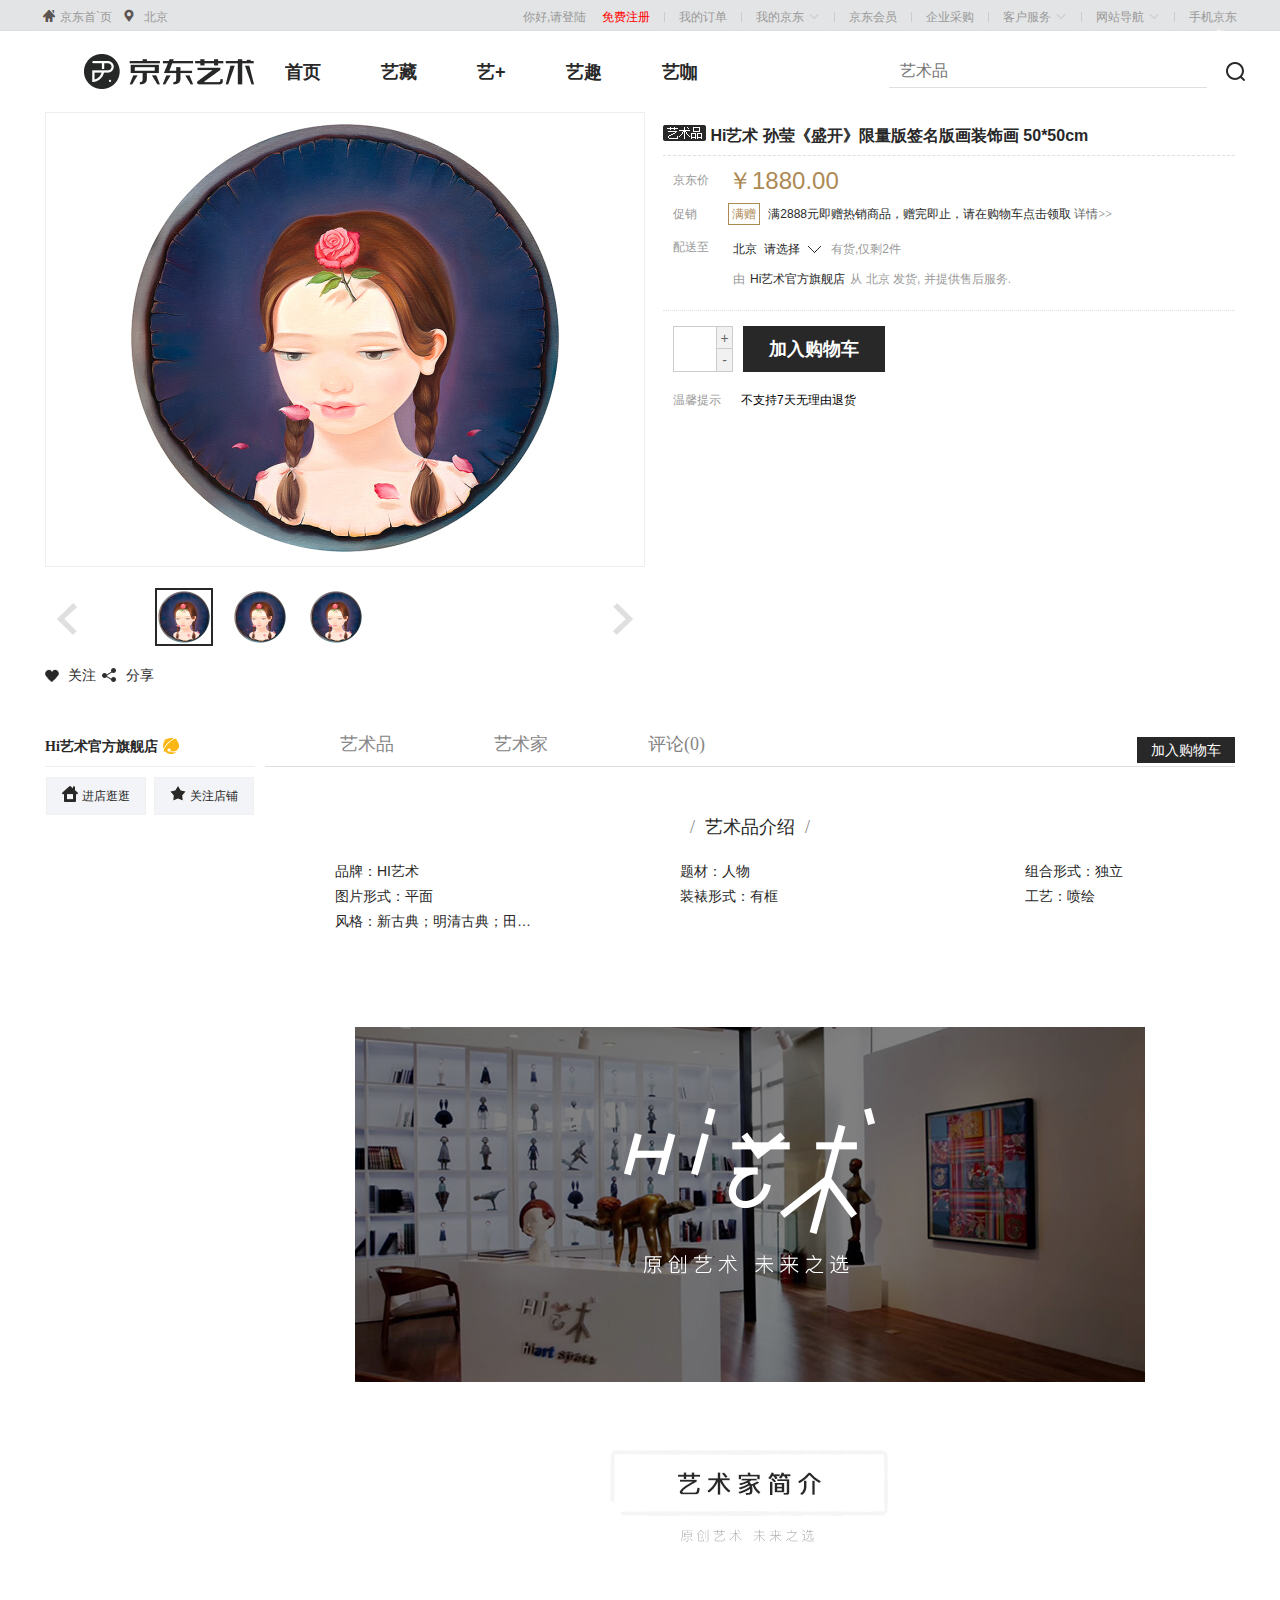
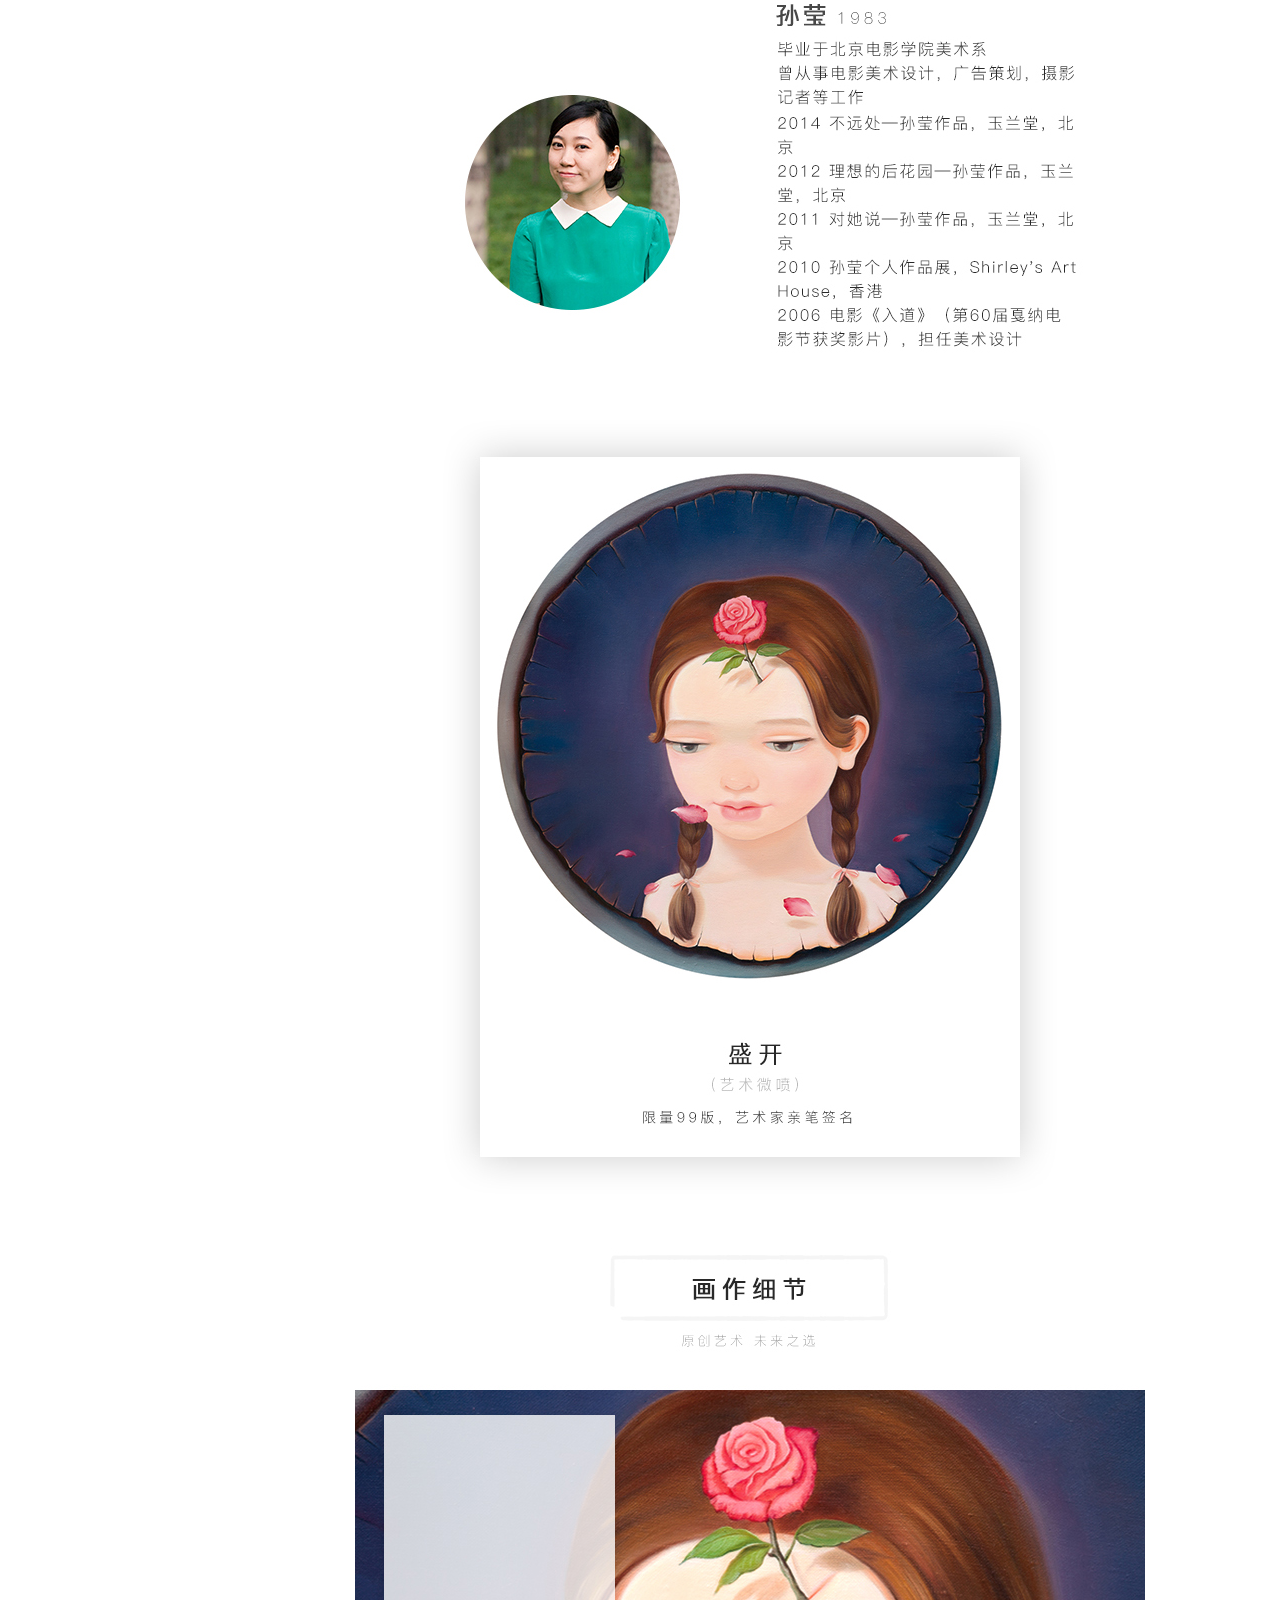
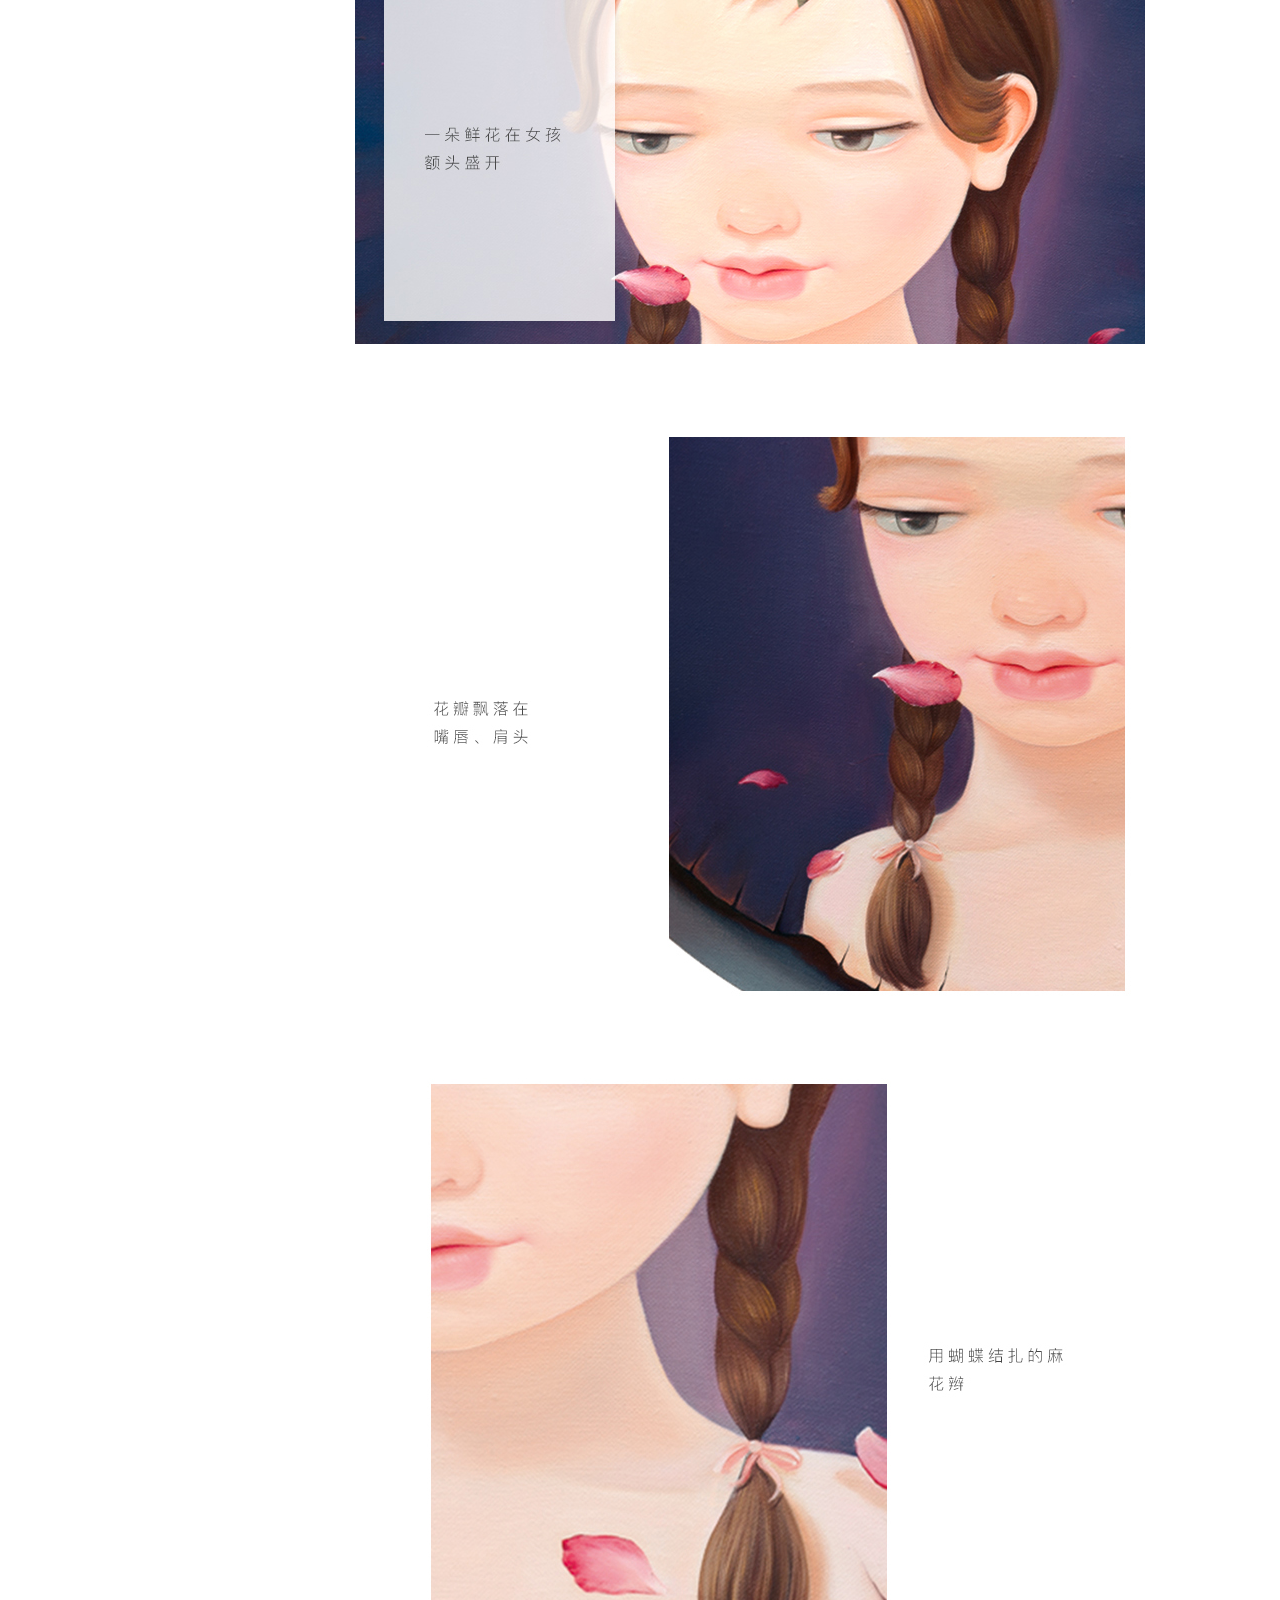
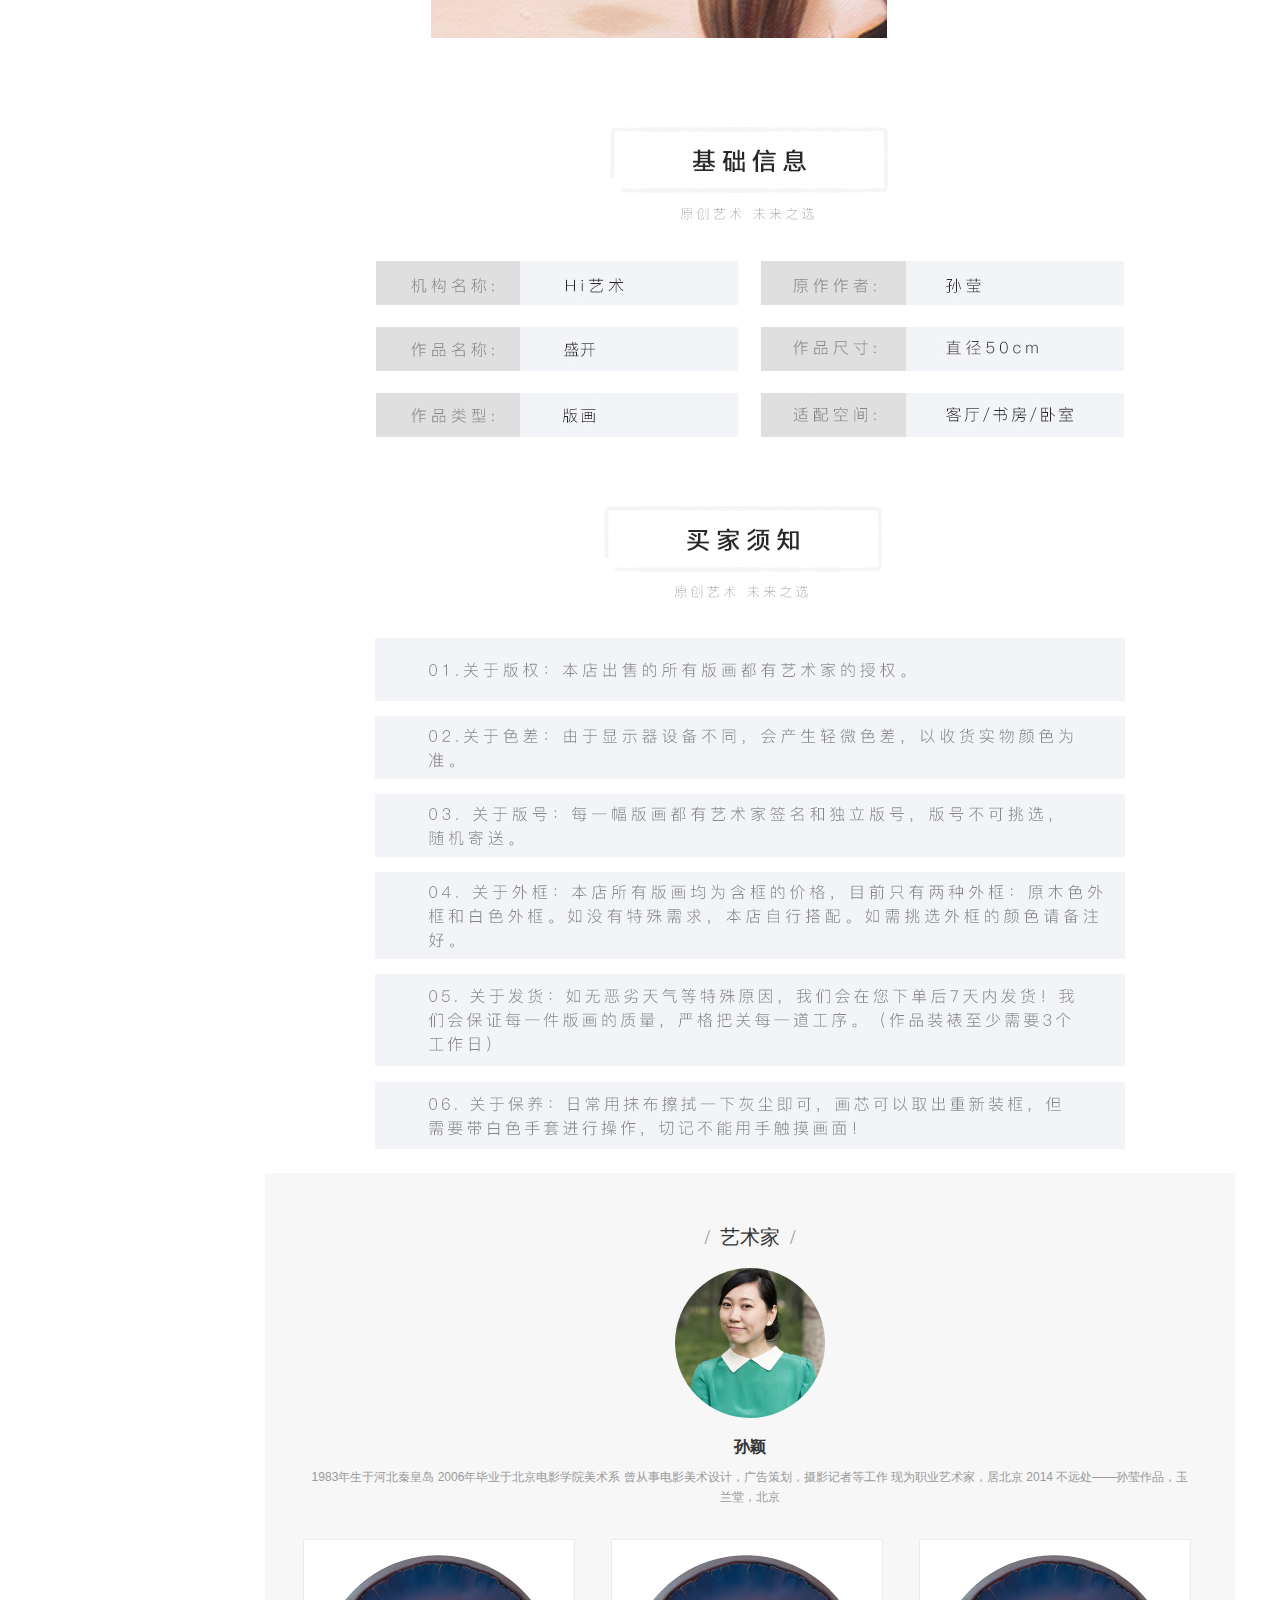
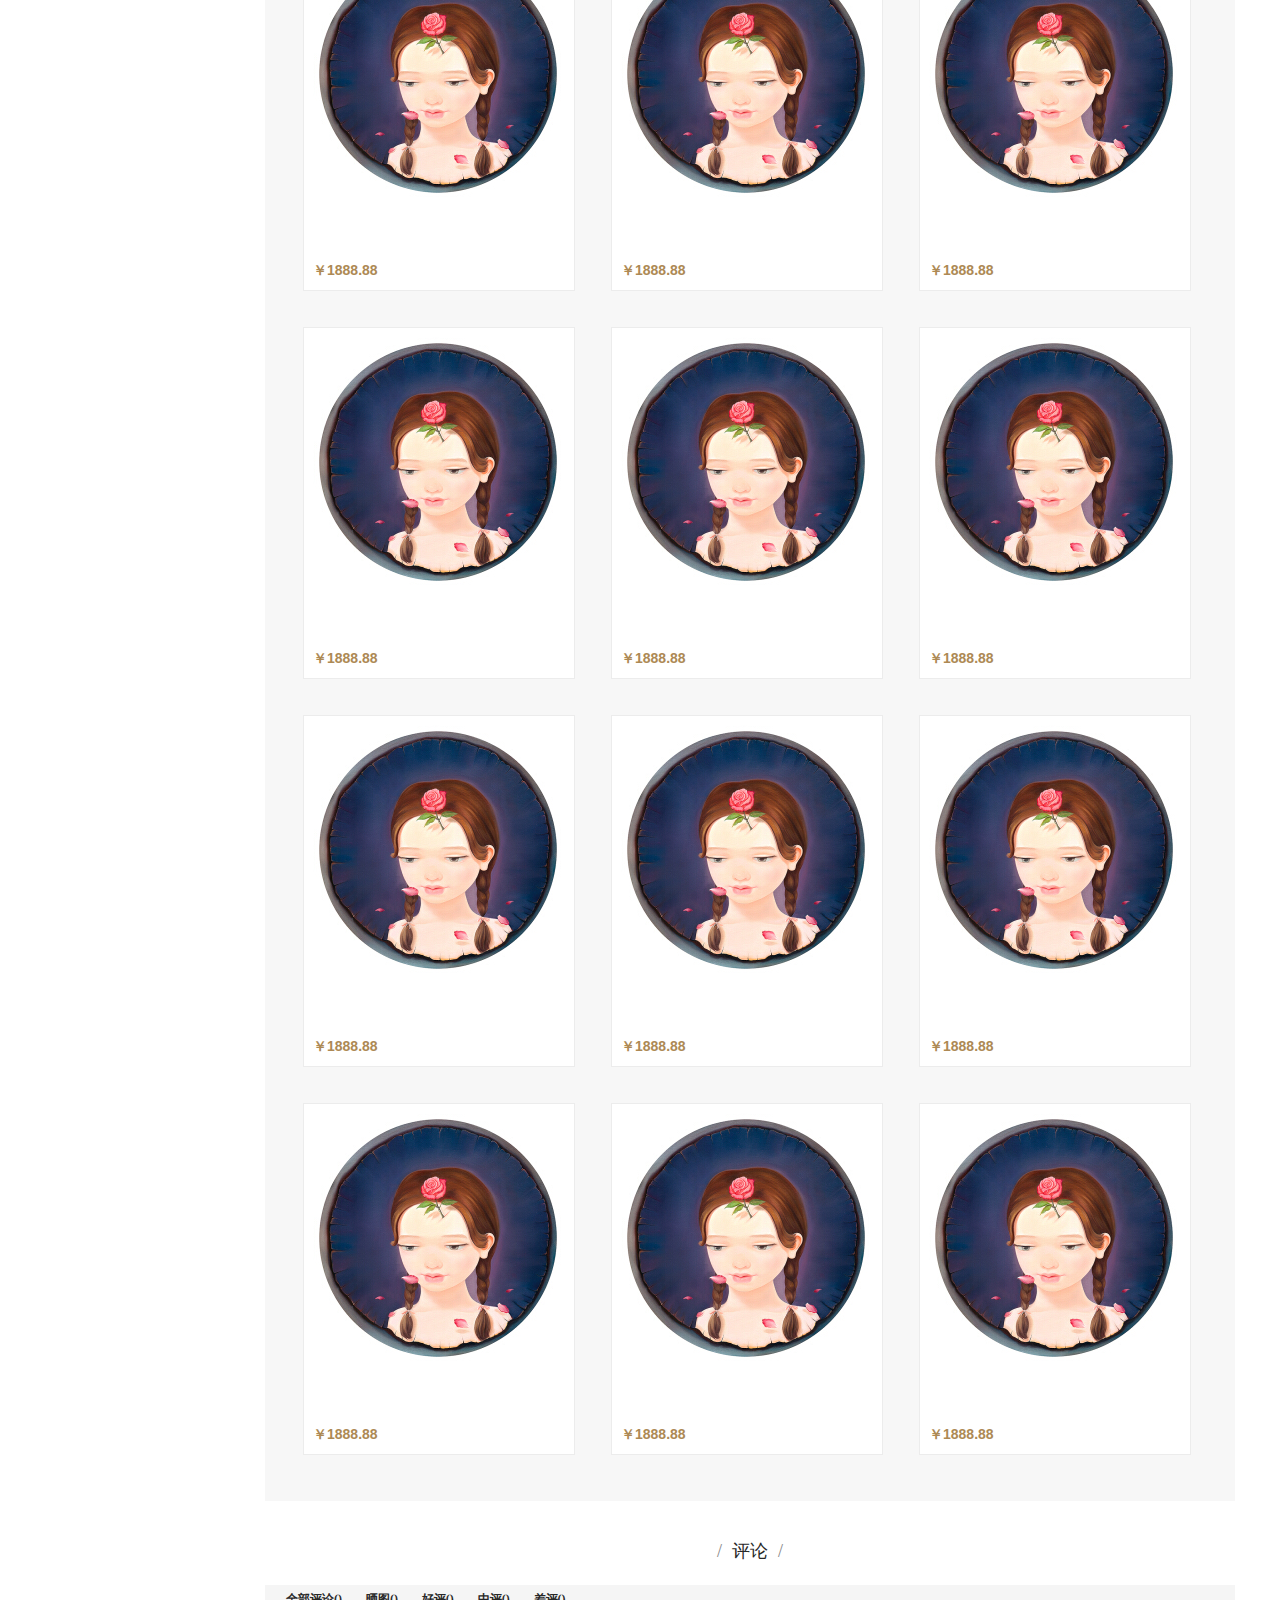
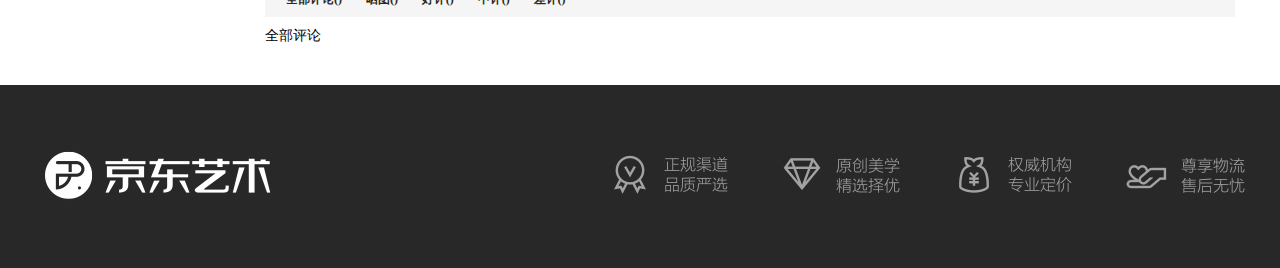
<file: details.html>
<!DOCTYPE html>
<html>

	<head>
		<meta charset="UTF-8">
		<title>Hi艺术 孙莹《盛开》限量版签名版画装饰画 50*50cm【图片 价格 品牌 报价】-京东</title>
		<link rel="stylesheet" type="text/css" href="css/iconfont.css" />
		<link rel="stylesheet" type="text/css" href="css/base.css" />
		<link rel="stylesheet" type="text/css" href="css/details.css" />

		<script src="js/jquery-1.8.3.min.js"></script>
		<script src="js/details.js"></script>
		<script src="js/base.js"></script>
	</head>

	<body>
		<!--顶部导航-->
		<nav>
			<div class="wrapper clearfix">
				<ul class="fl dw">
					<li><i class="icon iconfont icon-shouye"></i><a href="index.html">京东首`页</a></li>
					<li class="fr wz">
						<i class="icon iconfont red">&#xe605;</i>
						<div class="weizhi">北京</div>
						<div class="hide dw-hide">
							<ul class="clearfix fl first top">
								<li class="active">北京</li>
								<li><a href="#">北京</a></li>
								<li><a href="#">北京</a></li>
								<li><a href="#">北京</a></li>
								<li><a href="#">北京</a></li>
								<li><a href="#">北京</a></li>
								<li><a href="#">北京</a></li>
							</ul>
							<ul class="clearfix fl top">
								<li><a href="#">北京</a></li>
								<li><a href="#">北京</a></li>
								<li><a href="#">北京</a></li>
								<li><a href="#">北京</a></li>
								<li><a href="#">北京</a></li>
								<li><a href="#">北京</a></li>
								<li><a href="#">北京</a></li>
							</ul>
							<ul class="clearfix fl top">
								<li><a href="#">北京</a></li>
								<li><a href="#">北京</a></li>
								<li><a href="#">北京</a></li>
								<li><a href="#">北京</a></li>
								<li><a href="#">北京</a></li>
								<li><a href="#">北京</a></li>
								<li><a href="#">北京</a></li>
							</ul>
							<ul class="clearfix fl top">
								<li><a href="#">北京</a></li>
								<li><a href="#">北京</a></li>
								<li><a href="#">北京</a></li>
								<li><a href="#">北京</a></li>
								<li><a href="#">北京</a></li>
								<li><a href="#">北京</a></li>
								<li><a href="#">北京</a></li>
							</ul>
							<ul class="clearfix fl top">
								<li><a href="#">北京</a></li>
								<li><a href="#">北京</a></li>
								<li><a href="#">北京</a></li>
								<li><a href="#">北京</a></li>
								<li><a href="#">北京</a></li>
								<li><a href="#">北京</a></li>
								<li><a href="#">北京</a></li>
							</ul>
							<p>Available Sites</p>
							<ul class="hide-bot">
								<li><a href="#"><i></i><span>Global Site</span></a></li>
								<li><a href="#"><i></i><span>Сайт России</span></a></li>
								<li><a href="#"><i></i><span>Situs Indonesia</span></a></li>
							</ul>
						</div>
					</li>
				</ul>

				<ul class="fr head-nav">
					<li>
						<a href="login.html">你好,请登陆</a>
					</li>
					<li>
						<a href="zhuce.html" class="red">免费注册</a>
					</li>
					<li class="space"></li>
					<li>
						<a href="#">我的订单</a>

					</li>
					<li class="space"></li>
					<li class="myjd">
						<a href="#">我的京东</a>
						<i class="icon iconfont">&#xe601;</i>
						<div class="myjd-hide">
							<div class="hide-top">
								<div class="hide-top-l">
									<div class="item">
										<a href="#">待处理订单</a>
									</div>
									<div class="item">
										<a href="#">返修退换货</a>
									</div>
									<div class="item">
										<a href="#">降价商品</a>
									</div>
								</div>
								<div class="hide-top-r">
									<div class="item">
										<a href="#">消息</a>
									</div>
									<div class="item">
										<a href="#">我的问答</a>
									</div>
									<div class="item">
										<a href="#">我的关注</a>
									</div>
								</div>
							</div>
							<div class="hide-bot">
								<div class="hide-bot-l">
									<div class="item">
										<a href="#">我的京东</a>
									</div>
									<div class="item">
										<a href="#">我的白条</a>
									</div>
								</div>
								<div class="hide-bot-r">
									<div class="item">
										<a href="#">我的优惠券</a>
									</div>
									<div class="item">
										<a href="#">我的理财</a>
									</div>
								</div>
							</div>
						</div>
					</li>
					<li class="space"></li>
					<li>
						<a href="#">京东会员</a>
					</li>
					<li class="space"></li>
					<li>
						<a href="#">企业采购</a>
					</li>
					<li class="space"></li>
					<li class="khfw">
						<a href="#">客户服务</a>
						<i class="icon iconfont">&#xe601;</i>
						<div class="khfw-hide">
							<div class="title">客户</div>
							<div class="item"><a href="#">帮助中心</a></div>
							<div class="item"><a href="#">售后服务</a></div>
							<div class="item"><a href="#">在线客服</a></div>
							<div class="item"><a href="#">意见建议</a></div>
							<div class="item"><a href="#">电话客服</a></div>
							<div class="item"><a href="#">客服邮箱</a></div>
							<div class="item"><a href="#">金融咨询</a></div>
							<div class="item"><a href="#">全球售客服</a></div>
							<div class="title">商户</div>
							<div class="item"><a href="#">合作招聘</a></div>
							<div class="item"><a href="#">学习中心</a></div>
							<div class="item"><a href="#">商家后台</a></div>
							<div class="item"><a href="#">京麦工作台</a></div>
							<div class="item"><a href="#">商家帮助</a></div>
							<div class="item"><a href="#">规则平台</a></div>
						</div>
					</li>
					<li class="space"></li>
					<li class="wzdh">
						<a href="#">网站导航</a>
						<i class="icon iconfont">&#xe601;</i>
						<div class="wzdh-hide">
							<dl class="fore1">
								<dt>特色主题</dt>
								<dd>
									<div class="item"><a href="#">京东使用</a></div>
									<div class="item"><a href="#">京东金融</a></div>
									<div class="item"><a href="#">全球售</a></div>
									<div class="item"><a href="#">国际站</a></div>
									<div class="item"><a href="#">京东会员</a></div>
									<div class="item"><a href="#">京东预售</a></div>
									<div class="item"><a href="#">买什么</a></div>
									<div class="item"><a href="#">俄语站</a></div>
									<div class="item"><a href="#">装机大师</a></div>
									<div class="item"><a href="#">0元测评</a></div>
									<div class="item"><a href="#">定期送</a></div>
									<div class="item"><a href="#">港澳售</a></div>
									<div class="item"><a href="#">优惠券</a></div>
									<div class="item"><a href="#">秒杀</a></div>
									<div class="item"><a href="#">闪购</a></div>
									<div class="item"><a href="#">印尼站</a></div>
									<div class="item"><a href="#">京东金融科技</a></div>
									<div class="item"><a href="#">In货推荐</a></div>
									<div class="item"><a href="#">陪伴计划</a></div>
									<div class="item"><a href="#">出海招商</a></div>
								</dd>
							</dl>
							<dl>
								<dt>特色主题</dt>
								<dd>
									<div class="item"><a href="#">京东使用</a></div>
									<div class="item"><a href="#">京东金融</a></div>
									<div class="item"><a href="#">全球售</a></div>
									<div class="item"><a href="#">国际站</a></div>
									<div class="item"><a href="#">京东会员</a></div>
									<div class="item"><a href="#">京东预售</a></div>
									<div class="item"><a href="#">买什么</a></div>
									<div class="item"><a href="#">俄语站</a></div>
									<div class="item"><a href="#">装机大师</a></div>
									<div class="item"><a href="#">0元测评</a></div>
									<div class="item"><a href="#">定期送</a></div>
									<div class="item"><a href="#">港澳售</a></div>
									<div class="item"><a href="#">优惠券</a></div>
									<div class="item"><a href="#">秒杀</a></div>
									<div class="item"><a href="#">闪购</a></div>
									<div class="item"><a href="#">印尼站</a></div>
									<div class="item"><a href="#">京东金融科技</a></div>
									<div class="item"><a href="#">In货推荐</a></div>
									<div class="item"><a href="#">陪伴计划</a></div>
									<div class="item"><a href="#">出海招商</a></div>
								</dd>
							</dl>
							<dl>
								<dt>特色主题</dt>
								<dd>
									<div class="item"><a href="#">帮助中心</a></div>
									<div class="item"><a href="#">售后服务</a></div>
									<div class="item"><a href="#">在线客服</a></div>
									<div class="item"><a href="#">意见建议</a></div>
									<div class="item"><a href="#">电话客服</a></div>
									<div class="item"><a href="#">客服邮箱</a></div>
									<div class="item"><a href="#">金融咨询</a></div>
									<div class="item"><a href="#">全球售客服</a></div>
									<div class="item"><a href="#">帮助中心</a></div>
									<div class="item"><a href="#">售后服务</a></div>
									<div class="item"><a href="#">在线客服</a></div>
									<div class="item"><a href="#">意见建议</a></div>
									<div class="item"><a href="#">电话客服</a></div>
									<div class="item"><a href="#">客服邮箱</a></div>
									<div class="item"><a href="#">金融咨询</a></div>
									<div class="item"><a href="#">全球售客服</a></div>
									<div class="item"><a href="#">金融咨询</a></div>
									<div class="item"><a href="#">全球售客服</a></div>
								</dd>
							</dl>
							<dl>
								<dt>特色主题</dt>
								<dd>
									<div class="item"><a href="#">帮助中心</a></div>
									<div class="item"><a href="#">售后服务</a></div>
									<div class="item"><a href="#">在线客服</a></div>
									<div class="item"><a href="#">意见建议</a></div>
									<div class="item"><a href="#">电话客服</a></div>
									<div class="item"><a href="#">客服邮箱</a></div>
									<div class="item"><a href="#">金融咨询</a></div>
									<div class="item"><a href="#">全球售客服</a></div>
									<div class="item"><a href="#">帮助中心</a></div>
									<div class="item"><a href="#">售后服务</a></div>
									<div class="item"><a href="#">在线客服</a></div>
									<div class="item"><a href="#">意见建议</a></div>
									<div class="item"><a href="#">电话客服</a></div>
									<div class="item"><a href="#">客服邮箱</a></div>
									<div class="item"><a href="#">金融咨询</a></div>
									<div class="item"><a href="#">全球售客服</a></div>
									<div class="item"><a href="#">金融咨询</a></div>
									<div class="item"><a href="#">全球售客服</a></div>
								</dd>
							</dl>
						</div>
					</li>
					<li class="space"></li>
					<li class="sjjd">
						<a href="#">手机京东</a>
						<div class="erwm-box">
							<div class="erwm"></div>
						</div>
						<div class="sjjd-hide"></div>
					</li>
				</ul>
			</div>

		</nav>
		<!--logo 导航-->
		<div class="header clearfix">
			<div class="wrapper clearfix">
				<a href="#" class="">
					<img src="img/details-logo.png" alt="" />
				</a>
				<ul class="nav-list fl">
					<li>
						<a href="#">首页</a>
						<b></b>
					</li>
					<li>
						<a href="#">艺藏</a>
						<b></b>
					</li>
					<li>
						<a href="#">艺+</a>
						<b></b>
					</li>
					<li><u></u>
						<a href="#">艺趣</a>
						<b></b>
					</li>

					<li>
						<a href="#">艺咖</a>
						<b></b>
					</li>
				</ul>
				<div class="fl input">
					<input type="text" placeholder="艺术品" />
					<div class="input-bd"></div>
					<div class="search-icon"></div>
					<div class="input-hide">
						<a href="#">艺术诞生</a>
						<a href="#">圣诞节</a>
						<a href="#">礼物</a>
						<a href="#">雕塑</a>
						<a href="#">雅物匠心</a>
						<a href="#">装修</a>
					</div>
				</div>
			</div>

		</div>
		<!--商品介绍-->
		<div class="wrapper">
			<div class="product-intro clearfix">
				<div class="intro-wrap fl">
				<!--	商品img  放大镜 -->
					<div class="intro-l">
						<div class="img-box">
							<div id="small">
								<img src="img/product.jpg" alt="" id="small_pic" />
								<div id="move"></div>
							</div>
							<div id="big">
								<img src="img/product.jpg" alt="" id="big_pic" />
							</div>

						</div>
						<div class="spec_list">
							<a href="#" class="pre"><i></i></a>
							<a href="#" class="next"><i></i></a>
							<div id="spec_list">
								<ul class="clearfix">
									<li class="active"><img src="img/small-list01.jpg" /></li>
									<li><img src="img/small-list02.jpg" /></li>
									<li><img src="img/small-list03.jpg" /></li>
								</ul>
							</div>
						</div>
						<div class="share">
							<div class="info-box fl">
								<a href="#" class="gz">
									<i></i>
									<em>关注</em>
								</a>
								<a href="#" class="share">
									<i></i>
									<em>分享</em>
								</a>
							</div>
						</div>
					</div>

				</div>
				<!--商品info--> 
				<div class="intro-r fr">
					<div class="sku-name">
						<img src="img/ysp.png" alt="" /> Hi艺术 孙莹《盛开》限量版签名版画装饰画 50*50cm
					</div>
					<div class="summary summary-first">
						<div class="summary-price-wrap">
							<dl>
								<dt>京东价</dt>
								<dd><span>￥</span><span>1880.00</span></dd>
							</dl>
							<dl>
								<dt>促销</dt>
								<dd>
									<em class="mz">满赠</em>
									<em class="mz-info">满2888元即赠热销商品，赠完即止，请在购物车点击领取</em>
									<a href="#">详情<s>>></s></a>
								</dd>
							</dl>
						</div>

						<div class="summary-p-choose clearfix">
							<div class="dt clearfix">
								配送至
							</div>
							<div class="dd clearfix">
								<div class="address fl">
									<div class="head">
										<span>北京 &nbsp;请选择</span>
										<span></span>
									</div>
									<!--<div class="content">
										<dl>
											<dt class="head">
												<strong>选择新地址</strong>
												<span class="arrow"></span>
											</dt>
											<dd class="address-list">
												<div class="address-tab">
													<ul class="tab">
														<li><a href="">北京</a></li>
														<li><a href="">朝阳区</a></li>
														<li><a href="">三环以内</a></li>
													</ul>
													<div class="tab-con">
														<div class="item">
															<li><a href="北京"></a></li>
															<li><a href="北京"></a></li>
															<li><a href="北京"></a></li>
															<li><a href="北京"></a></li>
															<li><a href="北京"></a></li>
															<li><a href="北京"></a></li>
															<li><a href="北京"></a></li>
															<li><a href="北京"></a></li>
															<li><a href="北京"></a></li>
															<li><a href="北京"></a></li>
															<li><a href="北京"></a></li>
															<li><a href="北京"></a></li>
															<li><a href="北京"></a></li>
															<li><a href="北京"></a></li>
															<li><a href="北京"></a></li>
															<li><a href="北京"></a></li>
															<li><a href="北京"></a></li>
															<li><a href="北京"></a></li>
															<li><a href="北京"></a></li>
															<li><a href="北京"></a></li>
															<li><a href="北京"></a></li>
															<li><a href="北京"></a></li>
															<li><a href="北京"></a></li>
															<li><a href="北京"></a></li>
														</div>
													</div>
												</div>
											</dd>
										</dl>
									</div>-->
								</div>
								<div class="prompt fl">
									<span>有货,仅剩2件</span>
								</div>

							</div>

						</div>
						<p>由<a href="#">Hi艺术官方旗舰店</a>从 北京 发货, 并提供售后服务. </p>
						<div class="line"></div>
						<div class="choose-btns clearfix">
							<div class="choose-amount">
								<div class="wrap-input">
									<input type="text" />
									<a href="" class="jia">+</a>
									<a href="" class="jian">-</a>
								</div>
							</div>
							<a href="#">加入购物车</a>
						</div>
						<div class="thh">
							<div class="dt fl">温馨提示</div>
							<div class="dd fl">不支持7天无理由退货</div>
						</div>
					</div>
				</div>
			</div>
		</div>
		<!--图文介绍-->
		<div class="wrapper clearfix">
			<div class="details clearfix">
				<div class="ys-aside fl">
					<div class="m-aside">
						<div class="popbox">
							<div class="mt">
								<h3><a href="#">Hi艺术官方旗舰店</a></h3>
								<div class="im-wrap"><a href="#"><i></i></a></div>
							</div>
							<div class="mc">
								<div class="btns">
									<a href="#" class="jdgg"><i></i><span>进店逛逛</span></a>
									<a href="#" class="gzdp"><i></i><span>关注店铺</span></a>
								</div>
							</div>
						</div>
					</div>
				</div>
				<div class="detail">
					<div class="Etab">
						<div class="tab-main">
							<ul class="clearfix">
								<li>艺术品</li>
								<li>艺术家</li>
								<li>评论(<span>0</span>)</li>
							</ul>
							<a href="#">加入购物车</a>
						</div>
						<div class="tab-con">
							<div class="item">
								<div class="ysp-info">
									/<span>艺术品介绍</span>/
								</div>
								<div class="ysp-con">
									<ul class="clearfix">
										<li>品牌：HI艺术</li>
										<li>题材：人物</li>
										<li>组合形式：独立</li>
										<li>图片形式：平面</li>
										<li>装裱形式：有框</li>
										<li>工艺：喷绘</li>
										<li>风格：新古典；明清古典；田园；美式乡村；复古怀旧；欧式；现代中式；简约现代</li>
									</ul>
								</div>
							</div>
						</div>
						<div class="detail-con">
							<br />
							<br />
							<img src="img/details-01.jpg" alt="" />
							<br />
							<img src="img/details-02.jpg" alt="" />
							<br />
							<img src="img/details-03.jpg" alt="" />
							<br />
							<img src="img/details-04.jpg" alt="" />
							<br />
							<img src="img/details-05.jpg" alt="" />
							<br />
							<img src="img/details-06.jpg" alt="" />
							<br />
							<img src="img/details-07.jpg" alt="" />
							<br />
							<img src="img/details-08.jpg" alt="" />
							<br />
						</div>
					</div>
					<!--艺术家-->
					<div class="list">
						<div class="title">
							/<span>艺术家</span>/
						</div>
						<img src="img/details-art1.jpg" alt="" />
						<div class="name"><span>孙颖</span></div>
						<div class="intro">1983年生于河北秦皇岛 2006年毕业于北京电影学院美术系 曾从事电影美术设计，广告策划，摄影记者等工作 现为职业艺术家，居北京 2014 不远处——孙莹作品，玉兰堂，北京
						</div>
						<div class="works clearfix">
							<a href="#">
								<img src="img/details-works-01.jpg" alt="" />
								<span>&nbsp;</span>
								<span>&nbsp;</span>
								<span class="price">￥<span class="num">1888.88</span></span>
							</a>
							<a href="#">
								<img src="img/details-works-01.jpg" alt="" />
								<span>&nbsp;</span>
								<span>&nbsp;</span>
								<span class="price">￥<span class="num">1888.88</span></span>
							</a>
							<a href="#">
								<img src="img/details-works-01.jpg" alt="" />
								<span>&nbsp;</span>
								<span>&nbsp;</span>
								<span class="price">￥<span class="num">1888.88</span></span>
							</a>
							<a href="#">
								<img src="img/details-works-01.jpg" alt="" />
								<span>&nbsp;</span>
								<span>&nbsp;</span>
								<span class="price">￥<span class="num">1888.88</span></span>
							</a>
							<a href="#">
								<img src="img/details-works-01.jpg" alt="" />
								<span>&nbsp;</span>
								<span>&nbsp;</span>
								<span class="price">￥<span class="num">1888.88</span></span>
							</a>
							<a href="#">
								<img src="img/details-works-01.jpg" alt="" />
								<span>&nbsp;</span>
								<span>&nbsp;</span>
								<span class="price">￥<span class="num">1888.88</span></span>
							</a>
							<a href="#">
								<img src="img/details-works-01.jpg" alt="" />
								<span>&nbsp;</span>
								<span>&nbsp;</span>
								<span class="price">￥<span class="num">1888.88</span></span>
							</a>
							<a href="#">
								<img src="img/details-works-01.jpg" alt="" />
								<span>&nbsp;</span>
								<span>&nbsp;</span>
								<span class="price">￥<span class="num">1888.88</span></span>
							</a>
							<a href="#">
								<img src="img/details-works-01.jpg" alt="" />
								<span>&nbsp;</span>
								<span>&nbsp;</span>
								<span class="price">￥<span class="num">1888.88</span></span>
							</a>
							<a href="#">
								<img src="img/details-works-01.jpg" alt="" />
								<span>&nbsp;</span>
								<span>&nbsp;</span>
								<span class="price">￥<span class="num">1888.88</span></span>
							</a>
							<a href="#">
								<img src="img/details-works-01.jpg" alt="" />
								<span>&nbsp;</span>
								<span>&nbsp;</span>
								<span class="price">￥<span class="num">1888.88</span></span>
							</a>
							<a href="#">
								<img src="img/details-works-01.jpg" alt="" />
								<span>&nbsp;</span>
								<span>&nbsp;</span>
								<span class="price">￥<span class="num">1888.88</span></span>
							</a>
						</div>
					</div>
					<div class="comment">
						<div class="title">
							/<span>评论</span>/
						</div>
						<div class="mc">
							<div class="tab-main">
								<ul class="clearfix">
									<li><a href="#">全部评论<em>()</em></a></li>
									<li><a href="#">晒图<em>()</em></a></li>
									<li><a href="#">好评<em>()</em></a></li>
									<li><a href="#">中评<em>()</em></a></li>
									<li><a href="#">差评<em>()</em></a></li>
								</ul>
							</div>
							<div class="tab-con">
								<div>全部评论</div>
							</div>
						</div>
					</div>
				</div>
			</div>
		</div>
		<!--footer-->
		<div class="footer">
			<div class="wrapper">
				<img src="img/detail-foot.jpg" alt="" />
			</div>
		</div>
	</body>

</html>
</file>
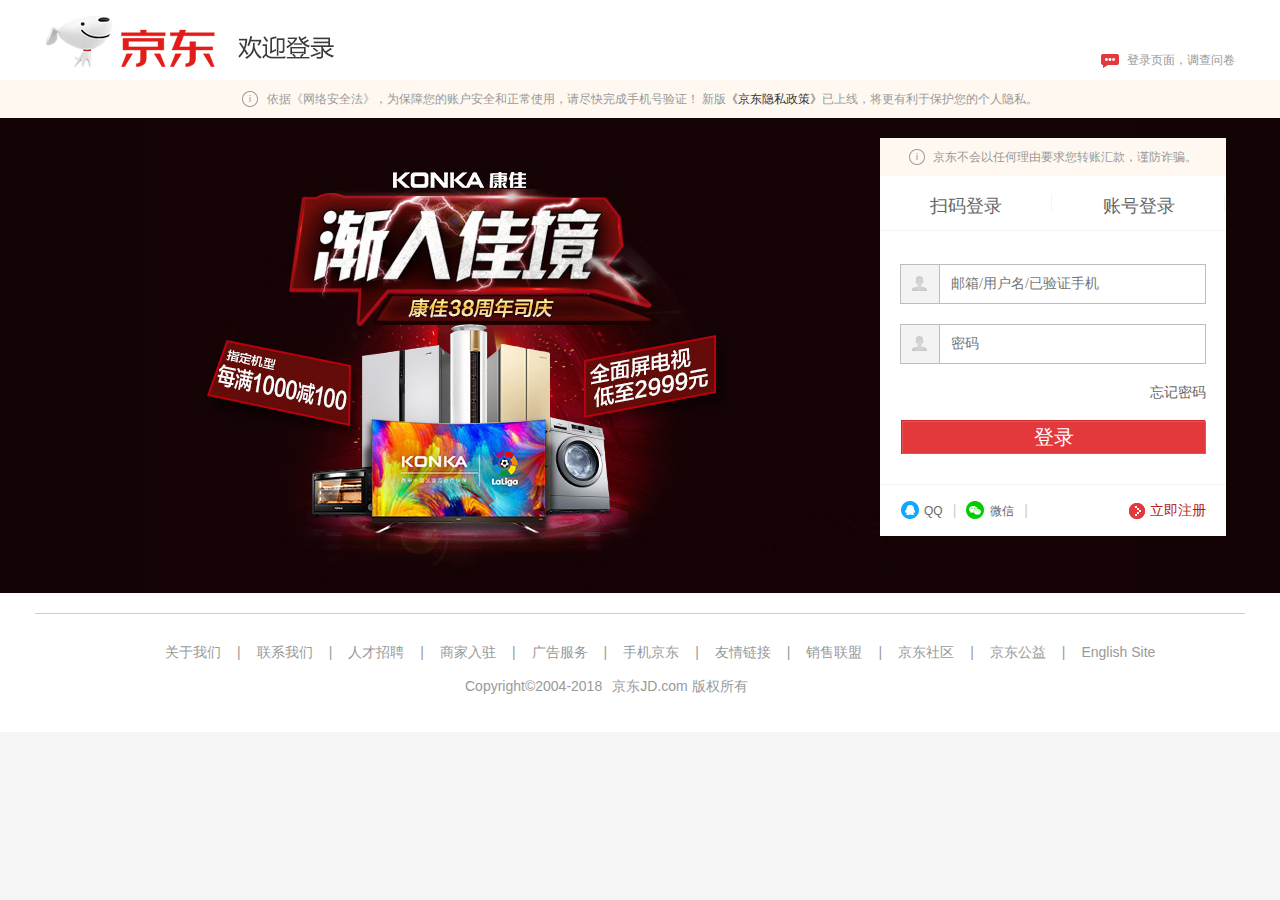
<file: login.html>
<!DOCTYPE html>
<html>

	<head>
		<meta charset="UTF-8">
		<title>个人登录</title>
		<link rel="stylesheet" type="text/css" href="css/iconfont.css" />
		<link rel="stylesheet" type="text/css" href="css/base.css" />
		<link rel="stylesheet" type="text/css" href="css/login.css" />

		<script src="js/jquery-1.8.3.min.js"></script>
		<script src="js/login.js"></script>
		<script src="ajax3.0.js"></script>
	</head>

	<body>
		<!--head-->
		<div class="wrapper clearfix">
			<div class="login-logo">
				<a href="#"><img src="img/login-logo.png" alt="" /></a>
				<b></b>
			</div>
			<a href="#"><b></b>
				登录页面，调查问卷
			</a>
		</div>
		<!--content-->
		<div class="content">
			<div class="tips-wrapper">
				<div class="tips-inner">
					<div class="con-wrapper">
						<i></i>
						<p>依据《网络安全法》，为保障您的账户安全和正常使用，请尽快完成手机号验证！ 新版<a href="#">《京东隐私政策》</a>已上线，将更有利于保护您的个人隐私。</p>
					</div>
				</div>
			</div>
			<div class="login-wrap">
				<div class="w clearfix">
					<div id="move">
						<div class="login-form">
							<div class="tips-wrapper">
								<div class="tips-inner">
									<div class="con-wrapper">
										<i></i>
										<p>京东不会以任何理由要求您转账汇款，谨防诈骗。</p>
									</div>
								</div>
							</div>
							<div class="login-tab login-tab-l">
								<a href="#">扫码登录</a>
							</div>
							<div class="login-tab login-tab-r">
								<a href="#">账号登录</a>
							</div>
							<div class="login-box">
								<div class="tab-h"></div>
								<div class="msg-wrap">
									<div class="msg-error">
										<b></b>
									</div>
								</div>
								<div class="mc">
									<div class="form">
										<div class="item item-fore1">
											<label for="loginname" class="login-label name-label"></label>
											<input type="text" id="loginname" class="itxt" /placeholder="邮箱/用户名/已验证手机">
											<span id="info"></span>
										</div>
										<div class="item item-fore2">
											<label for="loginpwd" class="pwd-label name-label"></label>
											<input type="password" id="loginpwd" class="ipwd" /placeholder="密码">
										</div>
										<div class="item-fore4">
											<div class="safe">
												<span></span>
												<span><a href="#">忘记密码</a></span>
											</div>
										</div>
										<div class="item-fore5">
											<div class="login-btn">
												<a href="#">登录</a>
											</div>
										</div>
									</div>
								</div>
							</div>
							<div class="coagent">
								<ul>
									<li><a href="#"><b></b><span>QQ</span></a><span>|</span></li>
									<li><a href="#"><b></b><span>微信</span></a><span>|</span></li>
									<li class="extra-r">
										<div class="regist-link">
											<a href="zhuce.html"><b></b>立即注册</a>
										</div>
									</li>
								</ul>
							</div>
						</div>
					</div>

				</div>
				<div class="login-banner">
					<div class="w">
						<div class="banner-bg"></div>
					</div>
				</div>
			</div>
		</div>
		<div class="w">
			<footer>
				<div class="footer">
					<div class="footer-one">
						<div class="footer-one-a">
							<ul>
								<li><a href="#">关于我们</a></li>
								<li><a href="#">|</a></li>
								<li><a href="#">联系我们</a></li>
								<li><a href="#">|</a></li>
								<li><a href="#">人才招聘 </a></li>
								<li><a href="#">|</a></li>
								<li><a href="#">商家入驻</a></li>
								<li><a href="#">|</a></li>
								<li><a href="#">广告服务</a></li>
								<li><a href="#">|</a></li>
								<li><a href="#">手机京东 </a></li>
								<li><a href="#">|</a></li>
								<li><a href="#">友情链接</a></li>
								<li><a href="#">|</a></li>
								<li><a href="#">销售联盟</a></li>
								<li><a href="#">|</a></li>
								<li><a href="#">京东社区 </a></li>
								<li><a href="#">|</a></li>
								<li><a href="#">京东公益</a></li>
								<li><a href="#">|</a></li>
								<li><a href="#">English Site</a></li>
							</ul>
						</div>
						<div class="footer-one-b">
							<ul>
								<li><a href="#">Copyright©2004-2018 </a></li>
								<li><a href="#"> 京东JD.com 版权所有</a></li>

							</ul>
						</div>
					</div>
				</div>
			</footer>
		</div>
	</body>
	<script>
		//获取对象
		var div = document.getElementById("move");

		//按下事件
		div.onmousedown = function(ev) {
			//事件兼容对象
			var evt = ev || event;
			//alert(evt.clientX+":"+evt.clientY);
			//alert(div.offsetLeft+":"+div.offsetTop);

			//获取 鼠标位置与div之间的距离
			var dx = evt.clientX - div.offsetLeft;
			var dy = evt.clientY - div.offsetTop;
			//alert(dx+":"+dy);

			//设置鼠标移动事件
			document.onmousemove = function(ev) {
				var evt = ev || event;
				//获取移动距离 鼠标位置-距离值=移动值
				var l = evt.clientX - dx;
				var t = evt.clientY - dy;
				console.log(l + ":" + t);

				//l t 判断最大和最小移动值
				if (l < 0) {
					l = 0;
				} else if (l > document.documentElement.clientWidth - div.offsetWidth) {
					l = document.documentElement.clientWidth - div.offsetWidth;
				}

				if (t < 0) {
					t = 0;
				} else if (t > document.documentElement.clientHeight - div.offsetHeight) {
					t = document.documentElement.clientHeight - div.offsetHeight;
				}

				//现有div赋值新的位置
				div.style.left = l + 'px';
				div.style.top = t + 'px';
			}

			//鼠标松开事件
			document.onmouseup = function() {
				//取消事件
				document.onmousemove = null;
				document.onmouseup = null;
			}

		}
		
		//Ajax验证
		/*
		1.获取input的值发送到服务器
		2.坐下数据验证 有 返回y 没有返回n
		3.根据返回信息 span显示对应的内容
	*/
	
	//获取元素
	var username=document.getElementById("loginname");
	var info=document.getElementById("info");
	
	//通过失去焦点判断
	username.onblur=function(){
		//alert(username.value);
		//获取input的value值
		var uname=this.value;
		
		//将获取到的值发送到服务器做下数据验证
		//赋值传递
		Ajax().post('5.php','un='+uname,function(msg){
				//alert(msg)
				
				//根据返回信息 判断span的值
				if(msg=='y'){
					//表示已注册
					info.innerHTML='对不起，该用户名已注册';
				}else{
					//未注册
					info.innerHTML='恭喜，该用户名可以使用';
				}
		
		});
	}

	</script>

</html>
</file>
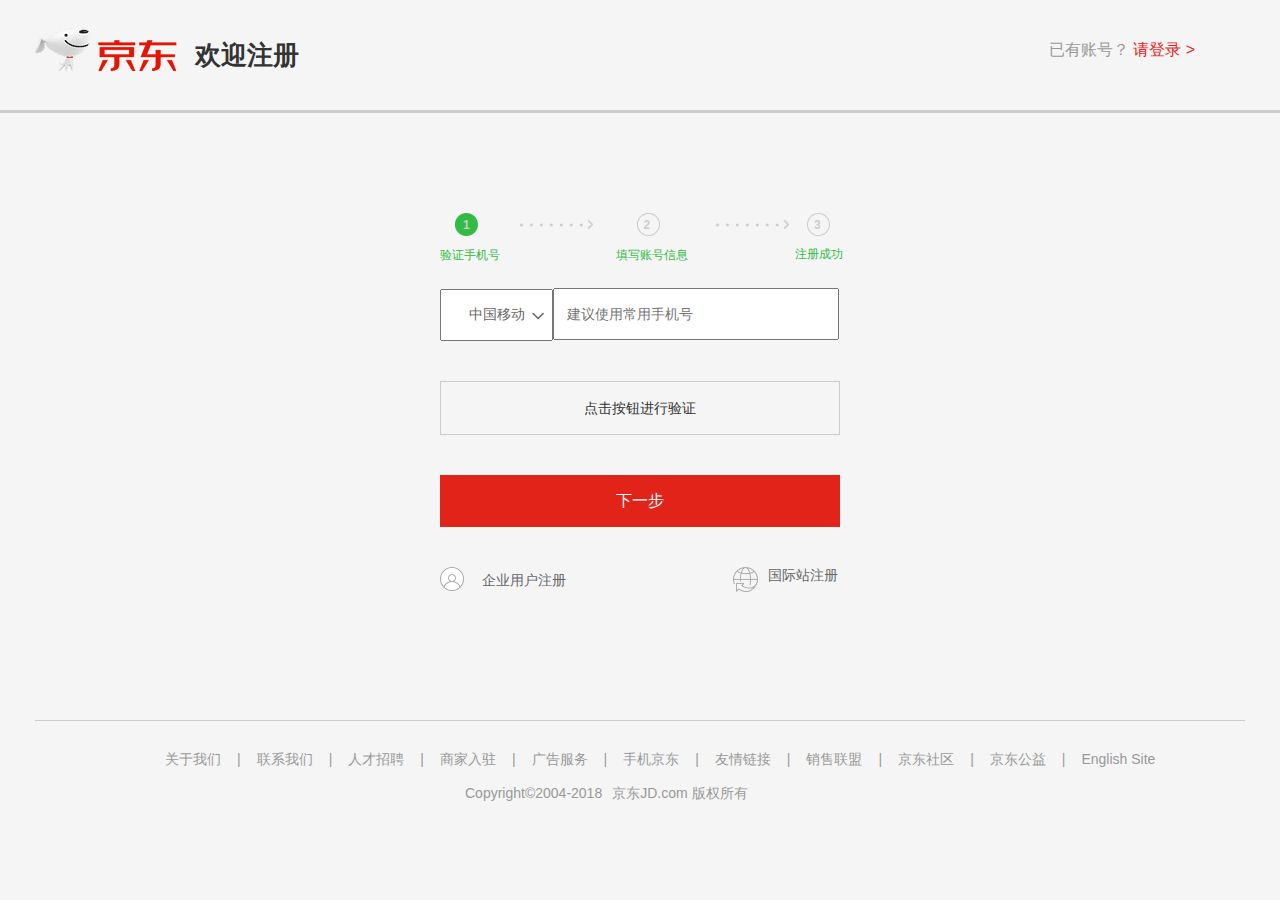
<file: zhuce.html>
<!DOCTYPE html>
<html>

	<head>
		<meta charset="UTF-8">
		<title>个人注册</title>
		<link rel="stylesheet" type="text/css" href="css/iconfont.css" />
		<link rel="stylesheet" type="text/css" href="css/zhuce.css" />
		<link rel="stylesheet" type="text/css" href="css/base.css" />
		<script src="js/jquery-1.8.3.min.js"></script>
		<script src="js/zhuce.js"></script>
	</head>
	<body>
		<header>
			<div class="tulan">
				<div class="stbu">
					<div class="stbu-one">
						<div class="stbu-one-a"></div>
						<div class="stbu-one-b">欢迎注册</div>
					</div>
					<div class="stbu-two">
						<div class="stbu-two-a">已有账号？
							<a href="login.html">请登录 ></a>
						</div>
					</div>
				</div>
				<div class="stbu-three"></div>
			</div>
			<div class="dlua">
				<div class="yanzh">
					<div class="yanzh-one">
						<div class="yanzh-one-a">
							<span>1</span>
							<p>验证手机号</p>
						</div>
						<div class="yanzh-one-b"></div>
						<div class="yanzh-one-c">
							<span>2</span>
							<p>填写账号信息</p>
						</div>
						<div class="yanzh-one-d"></div>
						<div class="yanzh-one-e">
							<span>3</span>
							<p>注册成功</p>
						</div>
					</div>
					<div class="zgyd">
						<div class="zhonggy">
							<div class="zhonggy-one">
								<div class="zhonggy-one-a">
									<input class="tox" type="text" name="usename" value="中国移动" />
									<i class="icon iconfont">&#xe601;</i>
									<input class="ttx" type="text" name="usename" placeholder="建议使用常用手机号"  id="user"/>
									<span></span>
								</div>
								<div class="zhonggy-one-b">
									点击按钮进行验证
								</div>
								<div class="zhonggy-one-c">
									下一步
								</div>
								<div class="zhonggy-one-d">
									<div class="zhonggy-one-d-a">
									</div>
									<span class="ppp">企业用户注册</span>
									<div class="zhonggy-one-d-b">
									</div>
									<span class="iii">国际站注册</span>
								</div>
							</div>
							<div class="hide-country">
								<a href="#"></a>
								<div class="search-bar">
									<b></b>
									<input type="text" placeholder="请输入您的国家和地区" />
								</div>
								<div class="result">
									<div class="capital-list">
										<ul>
											<li class="active"><a href="#">A</a></li>
											<li><a href="#">B</a></li>
											<li><a href="#">C</a></li>
											<li><a href="#">D</a></li>
											<li><a href="#">E</a></li>
											<li><a href="#">F</a></li>
											<li><a href="#">G</a></li>
											<li><a href="#">H</a></li>
											<li><a href="#">I</a></li>
											<li><a href="#">G</a></li>
											<li><a href="#">K</a></li>
											<li><a href="#">L</a></li>
											<li><a href="#">M</a></li>
											<li><a href="#">N</a></li>
											<li><a href="#">O</a></li>
											<li><a href="#">P</a></li>
											<li><a href="#">Q</a></li>
											<li><a href="#">R</a></li>
											<li><a href="#">S</a></li>
											<li><a href="#">T</a></li>
											<li><a href="#">U</a></li>
										</ul>
									</div>
									<div class="capital-zm">
										<span>A</span>
										<span class="line"></span>
									</div>
									<div class="country-list">
										<div class="scrollbar">
											<div class="overview">
												<ul>
													<li>
														<i></i>
														<span>澳大利亚</span>
														<span>0061</span>
													</li>
													<li>
														<i></i>
														<span>阿富汗</span>
														<span>0093</span>
													</li>
													<li>
														<i></i>
														<span>阿塞拜疆</span>
														<span>0994</span>
													</li>
													<li>
														<i></i>
														<span>阿曼</span>
														<span>0968</span>
													</li>
													<li>
														<i></i>
														<span>阿联酋</span>
														<span>0971</span>
													</li>
													<li>
														<i></i>
														<span>安圭拉</span>
														<span>1264</span>
													</li>
													<li>
														<i></i>
														<span>安提瓜和巴布达</span>
														<span>1268</span>
													</li>
													<li>
														<i></i>
														<span>阿鲁巴</span>
														<span>0297</span>
													</li>
													<li>
														<i></i>
														<span>阿根廷</span>
														<span>0054</span>
													</li>
													<li>
														<i></i>
														<span>阿尔巴尼亚</span>
														<span>0355</span>
													</li>
													<li>
														<i></i>
														<span>奥地利</span>
														<span>0043</span>
													</li>
													<li>
														<i></i>
														<span>爱尔兰</span>
														<span>0353</span>
													</li>
												</ul>

											</div>
										</div>
									</div>
								</div>
							</div>
						</div>
					</div>
				</div>
			</div>
		</header>
		<footer>
			<div class="footer">
				<div class="footer-one">
					<div class="footer-one-a">
						<ul>
							<li><a href="#">关于我们</a></li>
							<li><a href="#">|</a></li>
							<li><a href="#">联系我们</a></li>
							<li><a href="#">|</a></li>
							<li><a href="#">人才招聘 </a></li>
							<li><a href="#">|</a></li>
							<li><a href="#">商家入驻</a></li>
							<li><a href="#">|</a></li>
							<li><a href="#">广告服务</a></li>
							<li><a href="#">|</a></li>
							<li><a href="#">手机京东 </a></li>
							<li><a href="#">|</a></li>
							<li><a href="#">友情链接</a></li>
							<li><a href="#">|</a></li>
							<li><a href="#">销售联盟</a></li>
							<li><a href="#">|</a></li>
							<li><a href="#">京东社区 </a></li>
							<li><a href="#">|</a></li>
							<li><a href="#">京东公益</a></li>
							<li><a href="#">|</a></li>
							<li><a href="#">English Site</a></li>
						</ul>
					</div>
					<div class="footer-one-b">
						<ul>
							<li><a href="#">Copyright©2004-2018 </a></li>
							<li><a href="#"> 京东JD.com 版权所有</a></li>

						</ul>
					</div>
				</div>
			</div>
		</footer>
		<div class="mask"></div>
		<div class="zcxy">
				<div class="zcxy-title">
					<span>京东用户注册协议和隐私政策</span>
					<div class="zcxy-close"><a href="index.html">X</a></div>
					
				</div>
				<div class="zcxy-content">
					<p>【特别提示】请仔细阅读《京东隐私政策》（尤其是加粗划线的内容）并确定了解我们对您个人信息的处理规则。阅读过程中，
						如您有任何疑问，可联系我们的客服咨询，如您不同意协议中的任何条款，您应立即停止访问京东。
						 阅读协议的过程中，如果您不同意相关协议或其中任何条款约定，您应立即停止使用京东。</p>
					<div class="user-xy clearfix">
						<h3>《京东用户注册协议》</h3>
						<ul class="left clearfix">
							<li>1,本站服务条款和接纳</li>
							<li>2,本站服务</li>
							<li>3,本站服务</li>
							<li>4,本站服务</li>
							<li>5,本站服务</li>
							<li>6,本站服务</li>
						</ul>
						<ul class="right clearfix">
							<li>7,本站服务条款和接纳</li>
							<li>8,本站服务</li>
							<li>9,本站服务</li>
							<li>10,本站服务</li>
							<li>11,本站服务</li>
							
						</ul>	
					</div>
					<div class="yszc one">
						<h3>隐私政策</h3>
						<p>本隐私政策与您所使用的京东商城服务以及该服务所包括的各种业务功能（以下统称“我们的产品与/或服务”）息息相关，
							希望您在使用我们的产品与/或服务前仔细阅读并确认您已经充分理解本政策所写明的内容，
							并让您可以按照本隐私政策的指引做出您认为适当的选择。本隐私政策中涉及的相关术语，
							我们尽量以简明扼要的表述，并提供进一步说明的链接，以便您更好地理解。
							您使用或在我们更新本隐私政策后（我们会及时提示您更新的情况）继续使用我们的产品与/或服务，
							即意味着您同意本隐私政策(含更新版本)内容，并且同意我们按照本隐私政策收集、使用、保存和共享您的相关信息。
						</p>
					</div>
					<div class="yszc">
						<h3>隐私政策</h3>
						<p>本隐私政策与您所使用的京东商城服务以及该服务所包括的各种业务功能（以下统称“我们的产品与/或服务”）息息相关，
							希望您在使用我们的产品与/或服务前仔细阅读并确认您已经充分理解本政策所写明的内容，
							并让您可以按照本隐私政策的指引做出您认为适当的选择。本隐私政策中涉及的相关术语，
							我们尽量以简明扼要的表述，并提供进一步说明的链接，以便您更好地理解。
							您使用或在我们更新本隐私政策后（我们会及时提示您更新的情况）继续使用我们的产品与/或服务，
							即意味着您同意本隐私政策(含更新版本)内容，并且同意我们按照本隐私政策收集、使用、保存和共享您的相关信息。
						</p>
					</div>
					<div class="yszc">
						<h3>隐私政策</h3>
						<p>本隐私政策与您所使用的京东商城服务以及该服务所包括的各种业务功能（以下统称“我们的产品与/或服务”）息息相关，
							希望您在使用我们的产品与/或服务前仔细阅读并确认您已经充分理解本政策所写明的内容，
							并让您可以按照本隐私政策的指引做出您认为适当的选择。本隐私政策中涉及的相关术语，
							我们尽量以简明扼要的表述，并提供进一步说明的链接，以便您更好地理解。
							您使用或在我们更新本隐私政策后（我们会及时提示您更新的情况）继续使用我们的产品与/或服务，
							即意味着您同意本隐私政策(含更新版本)内容，并且同意我们按照本隐私政策收集、使用、保存和共享您的相关信息。
						</p>
					</div>
					<div class="yszc">
						<h3>隐私政策</h3>
						<p>本隐私政策与您所使用的京东商城服务以及该服务所包括的各种业务功能（以下统称“我们的产品与/或服务”）息息相关，
							希望您在使用我们的产品与/或服务前仔细阅读并确认您已经充分理解本政策所写明的内容，
							并让您可以按照本隐私政策的指引做出您认为适当的选择。本隐私政策中涉及的相关术语，
							我们尽量以简明扼要的表述，并提供进一步说明的链接，以便您更好地理解。
							您使用或在我们更新本隐私政策后（我们会及时提示您更新的情况）继续使用我们的产品与/或服务，
							即意味着您同意本隐私政策(含更新版本)内容，并且同意我们按照本隐私政策收集、使用、保存和共享您的相关信息。
						</p>
					</div>
					<div class="yszc">
						<h3>隐私政策</h3>
						<p>本隐私政策与您所使用的京东商城服务以及该服务所包括的各种业务功能（以下统称“我们的产品与/或服务”）息息相关，
							希望您在使用我们的产品与/或服务前仔细阅读并确认您已经充分理解本政策所写明的内容，
							并让您可以按照本隐私政策的指引做出您认为适当的选择。本隐私政策中涉及的相关术语，
							我们尽量以简明扼要的表述，并提供进一步说明的链接，以便您更好地理解。
							您使用或在我们更新本隐私政策后（我们会及时提示您更新的情况）继续使用我们的产品与/或服务，
							即意味着您同意本隐私政策(含更新版本)内容，并且同意我们按照本隐私政策收集、使用、保存和共享您的相关信息。
						</p>
					</div>
				</div>
				<div class="zcxy-foot">
					<button class="no">取消</button>
					<button class="yes">同意并继续</button>
				</div>
		</div>
	</body>
	<script>
			//获取节点
	var input=document.getElementById("user");
	
	//onfocus 焦点
	input.onfocus=function(){
		input.style.background='#e3e4e5';
		input.nextElementSibling.innerHTML='请按要求填写';
	}
	//onfocus 失去焦点
	input.onblur=function(){
		input.style.background='';
		
		//声明正则表达式
		var pattern=/\d{6,}/;
		//检测用户输入的值
		if(input.value==''){
			input.nextElementSibling.innerHTML='请输入用户名';
		}else{
			//用户输入内容
			if(pattern.test(input.value)){
				//符合
				input.nextElementSibling.innerHTML='输入正确';
			}else{
				//不符合
				input.nextElementSibling.innerHTML='请重新输入';
			}
		}
		
	}
	</script>
</html>
</file>
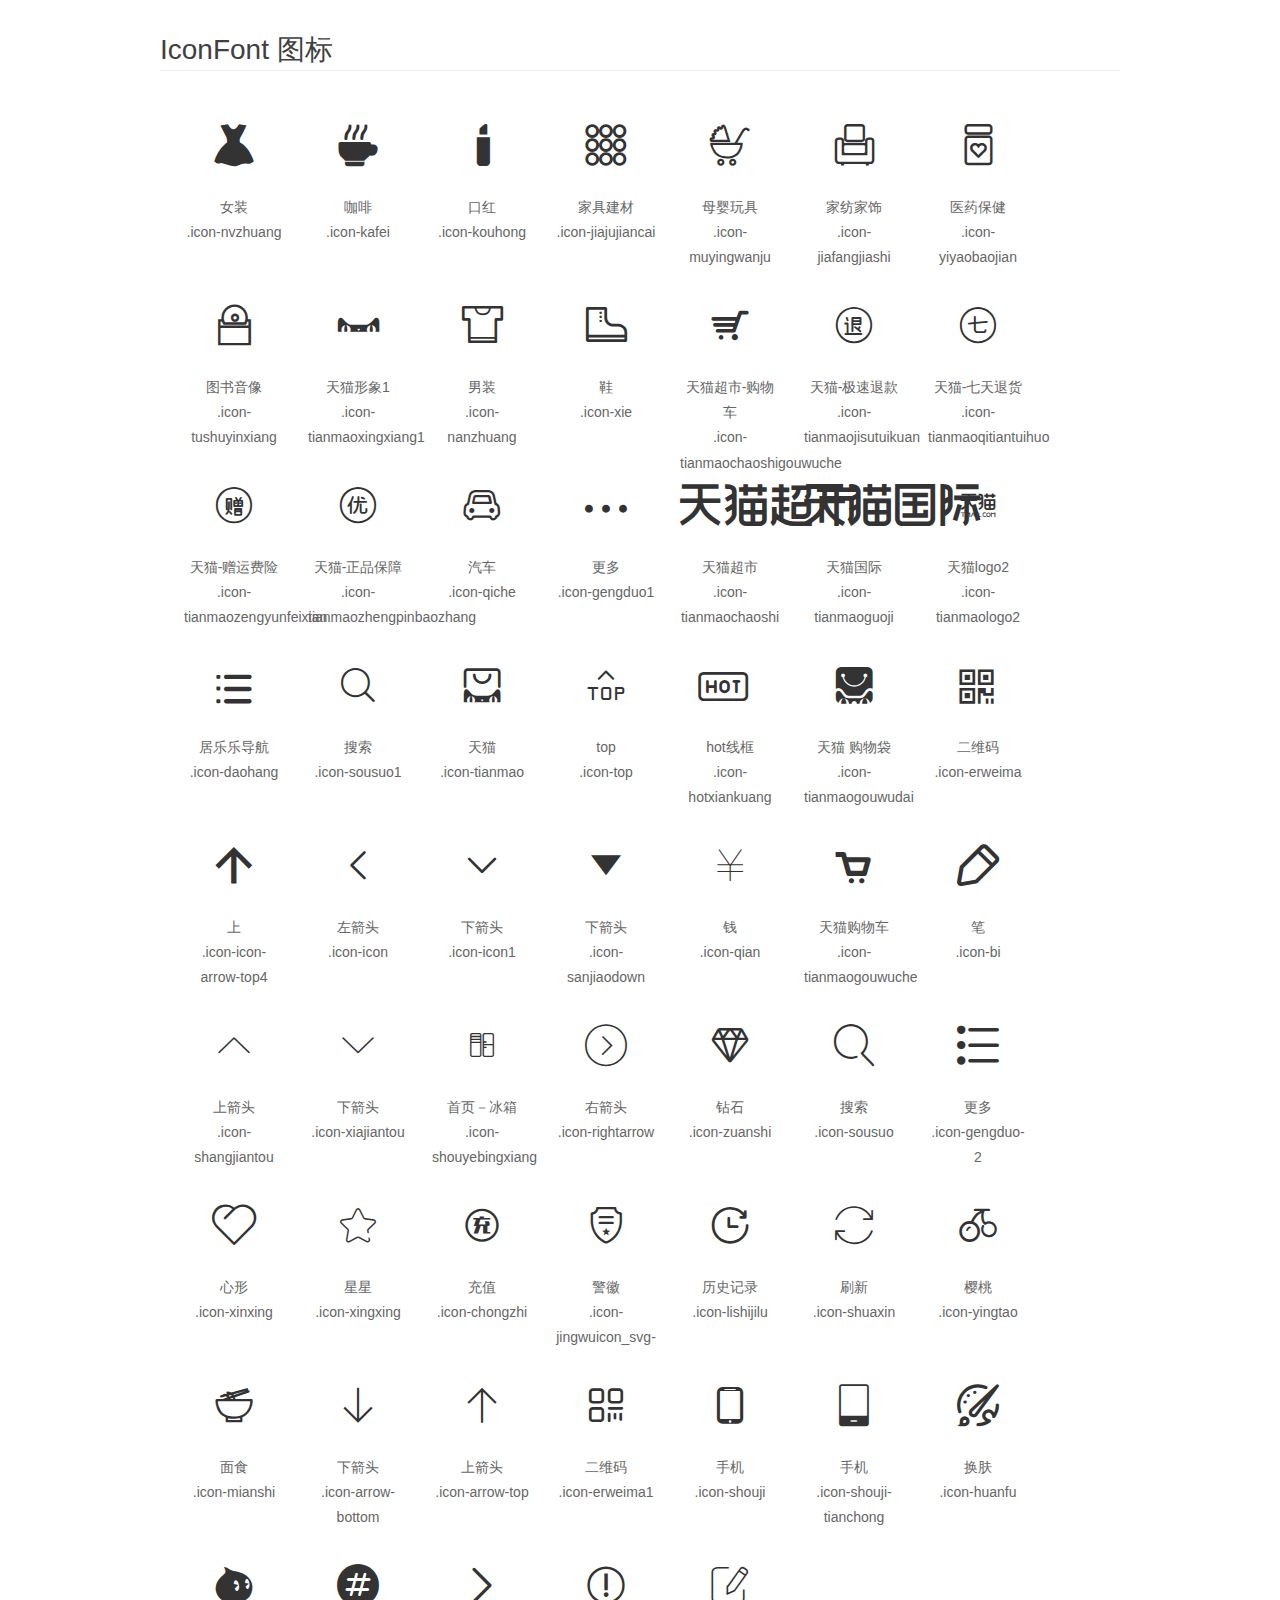
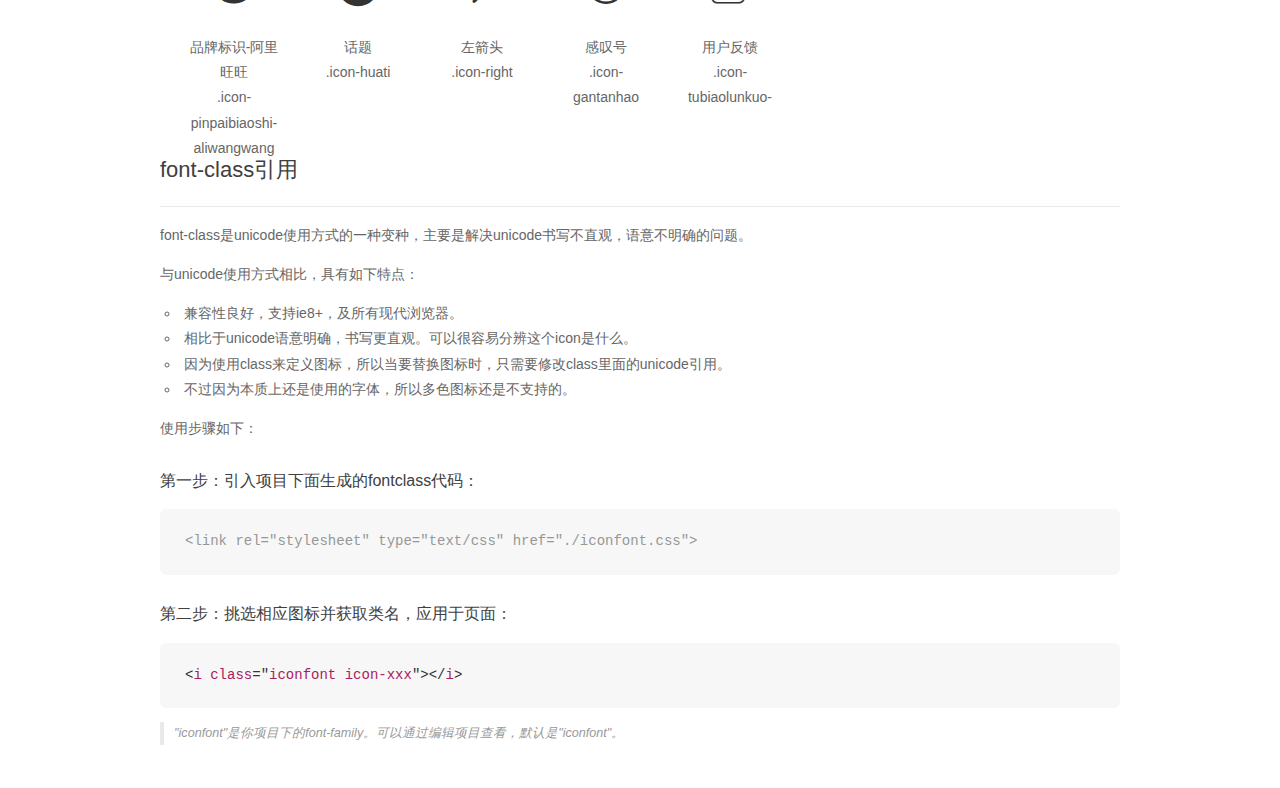
<file: sucai/font_517548_ecujmgv451c92j4i/demo_fontclass.html>
<!DOCTYPE html>
<html>
<head>
    <meta charset="utf-8"/>
    <title>IconFont</title>
    <link rel="stylesheet" href="demo.css">
    <link rel="stylesheet" href="iconfont.css">
</head>
<body>
    <div class="main markdown">
        <h1>IconFont 图标</h1>
        <ul class="icon_lists clear">
            
                <li>
                <i class="icon iconfont icon-nvzhuang"></i>
                    <div class="name">女装</div>
                    <div class="fontclass">.icon-nvzhuang</div>
                </li>
            
                <li>
                <i class="icon iconfont icon-kafei"></i>
                    <div class="name">咖啡</div>
                    <div class="fontclass">.icon-kafei</div>
                </li>
            
                <li>
                <i class="icon iconfont icon-kouhong"></i>
                    <div class="name">口红</div>
                    <div class="fontclass">.icon-kouhong</div>
                </li>
            
                <li>
                <i class="icon iconfont icon-jiajujiancai"></i>
                    <div class="name">家具建材</div>
                    <div class="fontclass">.icon-jiajujiancai</div>
                </li>
            
                <li>
                <i class="icon iconfont icon-muyingwanju"></i>
                    <div class="name">母婴玩具</div>
                    <div class="fontclass">.icon-muyingwanju</div>
                </li>
            
                <li>
                <i class="icon iconfont icon-jiafangjiashi"></i>
                    <div class="name">家纺家饰</div>
                    <div class="fontclass">.icon-jiafangjiashi</div>
                </li>
            
                <li>
                <i class="icon iconfont icon-yiyaobaojian"></i>
                    <div class="name">医药保健</div>
                    <div class="fontclass">.icon-yiyaobaojian</div>
                </li>
            
                <li>
                <i class="icon iconfont icon-tushuyinxiang"></i>
                    <div class="name">图书音像</div>
                    <div class="fontclass">.icon-tushuyinxiang</div>
                </li>
            
                <li>
                <i class="icon iconfont icon-tianmaoxingxiang1"></i>
                    <div class="name">天猫形象1</div>
                    <div class="fontclass">.icon-tianmaoxingxiang1</div>
                </li>
            
                <li>
                <i class="icon iconfont icon-nanzhuang"></i>
                    <div class="name">男装</div>
                    <div class="fontclass">.icon-nanzhuang</div>
                </li>
            
                <li>
                <i class="icon iconfont icon-xie"></i>
                    <div class="name">鞋</div>
                    <div class="fontclass">.icon-xie</div>
                </li>
            
                <li>
                <i class="icon iconfont icon-tianmaochaoshigouwuche"></i>
                    <div class="name">天猫超市-购物车</div>
                    <div class="fontclass">.icon-tianmaochaoshigouwuche</div>
                </li>
            
                <li>
                <i class="icon iconfont icon-tianmaojisutuikuan"></i>
                    <div class="name">天猫-极速退款</div>
                    <div class="fontclass">.icon-tianmaojisutuikuan</div>
                </li>
            
                <li>
                <i class="icon iconfont icon-tianmaoqitiantuihuo"></i>
                    <div class="name">天猫-七天退货</div>
                    <div class="fontclass">.icon-tianmaoqitiantuihuo</div>
                </li>
            
                <li>
                <i class="icon iconfont icon-tianmaozengyunfeixian"></i>
                    <div class="name">天猫-赠运费险</div>
                    <div class="fontclass">.icon-tianmaozengyunfeixian</div>
                </li>
            
                <li>
                <i class="icon iconfont icon-tianmaozhengpinbaozhang"></i>
                    <div class="name">天猫-正品保障</div>
                    <div class="fontclass">.icon-tianmaozhengpinbaozhang</div>
                </li>
            
                <li>
                <i class="icon iconfont icon-qiche"></i>
                    <div class="name">汽车</div>
                    <div class="fontclass">.icon-qiche</div>
                </li>
            
                <li>
                <i class="icon iconfont icon-gengduo1"></i>
                    <div class="name">更多</div>
                    <div class="fontclass">.icon-gengduo1</div>
                </li>
            
                <li>
                <i class="icon iconfont icon-tianmaochaoshi"></i>
                    <div class="name">天猫超市</div>
                    <div class="fontclass">.icon-tianmaochaoshi</div>
                </li>
            
                <li>
                <i class="icon iconfont icon-tianmaoguoji"></i>
                    <div class="name">天猫国际</div>
                    <div class="fontclass">.icon-tianmaoguoji</div>
                </li>
            
                <li>
                <i class="icon iconfont icon-tianmaologo2"></i>
                    <div class="name">天猫logo2</div>
                    <div class="fontclass">.icon-tianmaologo2</div>
                </li>
            
                <li>
                <i class="icon iconfont icon-daohang"></i>
                    <div class="name">居乐乐导航</div>
                    <div class="fontclass">.icon-daohang</div>
                </li>
            
                <li>
                <i class="icon iconfont icon-sousuo1"></i>
                    <div class="name">搜索</div>
                    <div class="fontclass">.icon-sousuo1</div>
                </li>
            
                <li>
                <i class="icon iconfont icon-tianmao"></i>
                    <div class="name">天猫</div>
                    <div class="fontclass">.icon-tianmao</div>
                </li>
            
                <li>
                <i class="icon iconfont icon-top"></i>
                    <div class="name">top</div>
                    <div class="fontclass">.icon-top</div>
                </li>
            
                <li>
                <i class="icon iconfont icon-hotxiankuang"></i>
                    <div class="name">hot线框</div>
                    <div class="fontclass">.icon-hotxiankuang</div>
                </li>
            
                <li>
                <i class="icon iconfont icon-tianmaogouwudai"></i>
                    <div class="name">天猫 购物袋</div>
                    <div class="fontclass">.icon-tianmaogouwudai</div>
                </li>
            
                <li>
                <i class="icon iconfont icon-erweima"></i>
                    <div class="name">二维码</div>
                    <div class="fontclass">.icon-erweima</div>
                </li>
            
                <li>
                <i class="icon iconfont icon-icon-arrow-top4"></i>
                    <div class="name">上</div>
                    <div class="fontclass">.icon-icon-arrow-top4</div>
                </li>
            
                <li>
                <i class="icon iconfont icon-icon"></i>
                    <div class="name">左箭头</div>
                    <div class="fontclass">.icon-icon</div>
                </li>
            
                <li>
                <i class="icon iconfont icon-icon1"></i>
                    <div class="name">下箭头</div>
                    <div class="fontclass">.icon-icon1</div>
                </li>
            
                <li>
                <i class="icon iconfont icon-sanjiaodown"></i>
                    <div class="name">下箭头</div>
                    <div class="fontclass">.icon-sanjiaodown</div>
                </li>
            
                <li>
                <i class="icon iconfont icon-qian"></i>
                    <div class="name">钱</div>
                    <div class="fontclass">.icon-qian</div>
                </li>
            
                <li>
                <i class="icon iconfont icon-tianmaogouwuche"></i>
                    <div class="name">天猫购物车 </div>
                    <div class="fontclass">.icon-tianmaogouwuche</div>
                </li>
            
                <li>
                <i class="icon iconfont icon-bi"></i>
                    <div class="name">笔</div>
                    <div class="fontclass">.icon-bi</div>
                </li>
            
                <li>
                <i class="icon iconfont icon-shangjiantou"></i>
                    <div class="name">上箭头</div>
                    <div class="fontclass">.icon-shangjiantou</div>
                </li>
            
                <li>
                <i class="icon iconfont icon-xiajiantou"></i>
                    <div class="name">下箭头</div>
                    <div class="fontclass">.icon-xiajiantou</div>
                </li>
            
                <li>
                <i class="icon iconfont icon-shouyebingxiang"></i>
                    <div class="name">首页－冰箱</div>
                    <div class="fontclass">.icon-shouyebingxiang</div>
                </li>
            
                <li>
                <i class="icon iconfont icon-rightarrow"></i>
                    <div class="name">右箭头</div>
                    <div class="fontclass">.icon-rightarrow</div>
                </li>
            
                <li>
                <i class="icon iconfont icon-zuanshi"></i>
                    <div class="name">钻石</div>
                    <div class="fontclass">.icon-zuanshi</div>
                </li>
            
                <li>
                <i class="icon iconfont icon-sousuo"></i>
                    <div class="name">搜索</div>
                    <div class="fontclass">.icon-sousuo</div>
                </li>
            
                <li>
                <i class="icon iconfont icon-gengduo-2"></i>
                    <div class="name">更多</div>
                    <div class="fontclass">.icon-gengduo-2</div>
                </li>
            
                <li>
                <i class="icon iconfont icon-xinxing"></i>
                    <div class="name">心形</div>
                    <div class="fontclass">.icon-xinxing</div>
                </li>
            
                <li>
                <i class="icon iconfont icon-xingxing"></i>
                    <div class="name">星星</div>
                    <div class="fontclass">.icon-xingxing</div>
                </li>
            
                <li>
                <i class="icon iconfont icon-chongzhi"></i>
                    <div class="name">充值</div>
                    <div class="fontclass">.icon-chongzhi</div>
                </li>
            
                <li>
                <i class="icon iconfont icon-jingwuicon_svg-"></i>
                    <div class="name">警徽</div>
                    <div class="fontclass">.icon-jingwuicon_svg-</div>
                </li>
            
                <li>
                <i class="icon iconfont icon-lishijilu"></i>
                    <div class="name">历史记录</div>
                    <div class="fontclass">.icon-lishijilu</div>
                </li>
            
                <li>
                <i class="icon iconfont icon-shuaxin"></i>
                    <div class="name">刷新</div>
                    <div class="fontclass">.icon-shuaxin</div>
                </li>
            
                <li>
                <i class="icon iconfont icon-yingtao"></i>
                    <div class="name">樱桃</div>
                    <div class="fontclass">.icon-yingtao</div>
                </li>
            
                <li>
                <i class="icon iconfont icon-mianshi"></i>
                    <div class="name">面食</div>
                    <div class="fontclass">.icon-mianshi</div>
                </li>
            
                <li>
                <i class="icon iconfont icon-arrow-bottom"></i>
                    <div class="name">下箭头</div>
                    <div class="fontclass">.icon-arrow-bottom</div>
                </li>
            
                <li>
                <i class="icon iconfont icon-arrow-top"></i>
                    <div class="name">上箭头</div>
                    <div class="fontclass">.icon-arrow-top</div>
                </li>
            
                <li>
                <i class="icon iconfont icon-erweima1"></i>
                    <div class="name">二维码</div>
                    <div class="fontclass">.icon-erweima1</div>
                </li>
            
                <li>
                <i class="icon iconfont icon-shouji"></i>
                    <div class="name">手机</div>
                    <div class="fontclass">.icon-shouji</div>
                </li>
            
                <li>
                <i class="icon iconfont icon-shouji-tianchong"></i>
                    <div class="name">手机</div>
                    <div class="fontclass">.icon-shouji-tianchong</div>
                </li>
            
                <li>
                <i class="icon iconfont icon-huanfu"></i>
                    <div class="name">换肤</div>
                    <div class="fontclass">.icon-huanfu</div>
                </li>
            
                <li>
                <i class="icon iconfont icon-pinpaibiaoshi-aliwangwang"></i>
                    <div class="name">品牌标识-阿里旺旺</div>
                    <div class="fontclass">.icon-pinpaibiaoshi-aliwangwang</div>
                </li>
            
                <li>
                <i class="icon iconfont icon-huati"></i>
                    <div class="name">话题</div>
                    <div class="fontclass">.icon-huati</div>
                </li>
            
                <li>
                <i class="icon iconfont icon-right"></i>
                    <div class="name">左箭头</div>
                    <div class="fontclass">.icon-right</div>
                </li>
            
                <li>
                <i class="icon iconfont icon-gantanhao"></i>
                    <div class="name">感叹号</div>
                    <div class="fontclass">.icon-gantanhao</div>
                </li>
            
                <li>
                <i class="icon iconfont icon-tubiaolunkuo-"></i>
                    <div class="name">用户反馈</div>
                    <div class="fontclass">.icon-tubiaolunkuo-</div>
                </li>
            
        </ul>

        <h2 id="font-class-">font-class引用</h2>
        <hr>

        <p>font-class是unicode使用方式的一种变种，主要是解决unicode书写不直观，语意不明确的问题。</p>
        <p>与unicode使用方式相比，具有如下特点：</p>
        <ul>
        <li>兼容性良好，支持ie8+，及所有现代浏览器。</li>
        <li>相比于unicode语意明确，书写更直观。可以很容易分辨这个icon是什么。</li>
        <li>因为使用class来定义图标，所以当要替换图标时，只需要修改class里面的unicode引用。</li>
        <li>不过因为本质上还是使用的字体，所以多色图标还是不支持的。</li>
        </ul>
        <p>使用步骤如下：</p>
        <h3 id="-fontclass-">第一步：引入项目下面生成的fontclass代码：</h3>


        <pre><code class="lang-js hljs javascript"><span class="hljs-comment">&lt;link rel="stylesheet" type="text/css" href="./iconfont.css"&gt;</span></code></pre>
        <h3 id="-">第二步：挑选相应图标并获取类名，应用于页面：</h3>
        <pre><code class="lang-css hljs">&lt;<span class="hljs-selector-tag">i</span> <span class="hljs-selector-tag">class</span>="<span class="hljs-selector-tag">iconfont</span> <span class="hljs-selector-tag">icon-xxx</span>"&gt;&lt;/<span class="hljs-selector-tag">i</span>&gt;</code></pre>
        <blockquote>
        <p>"iconfont"是你项目下的font-family。可以通过编辑项目查看，默认是"iconfont"。</p>
        </blockquote>
    </div>
</body>
</html>
</file>
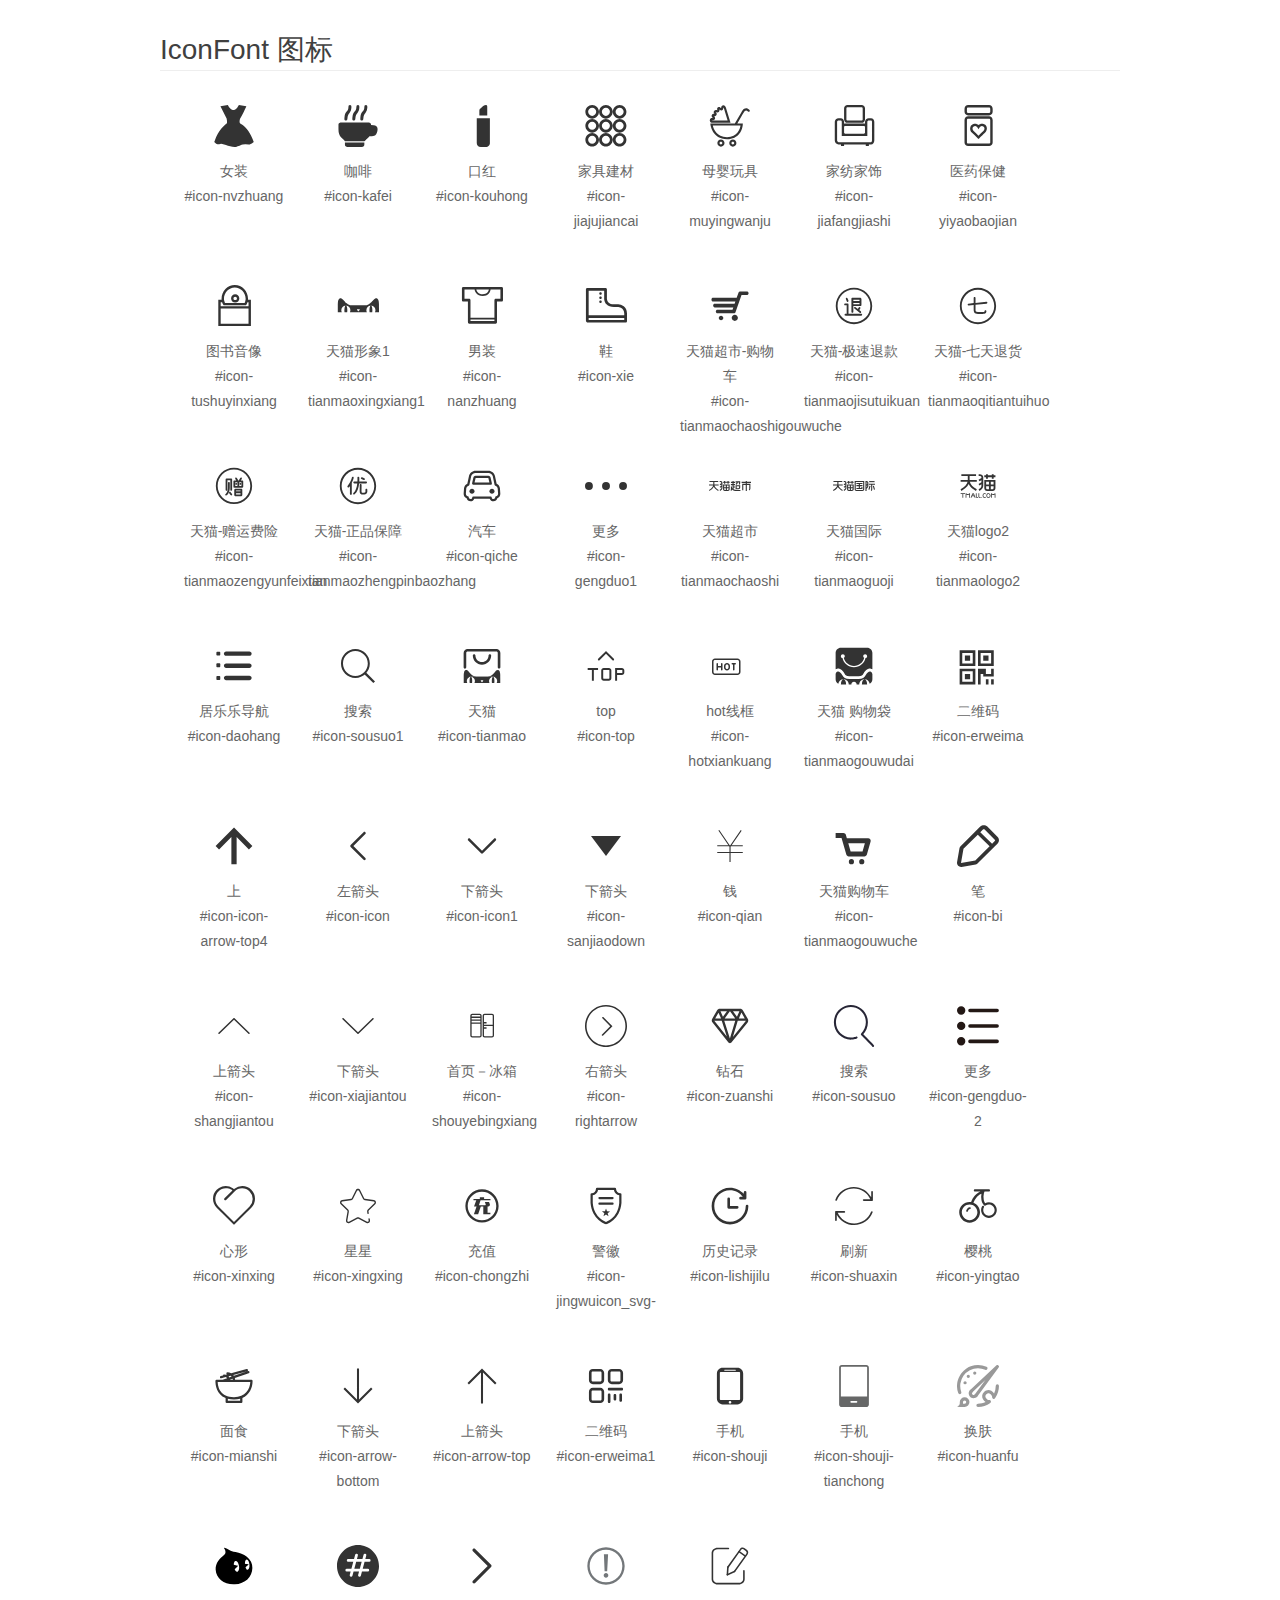
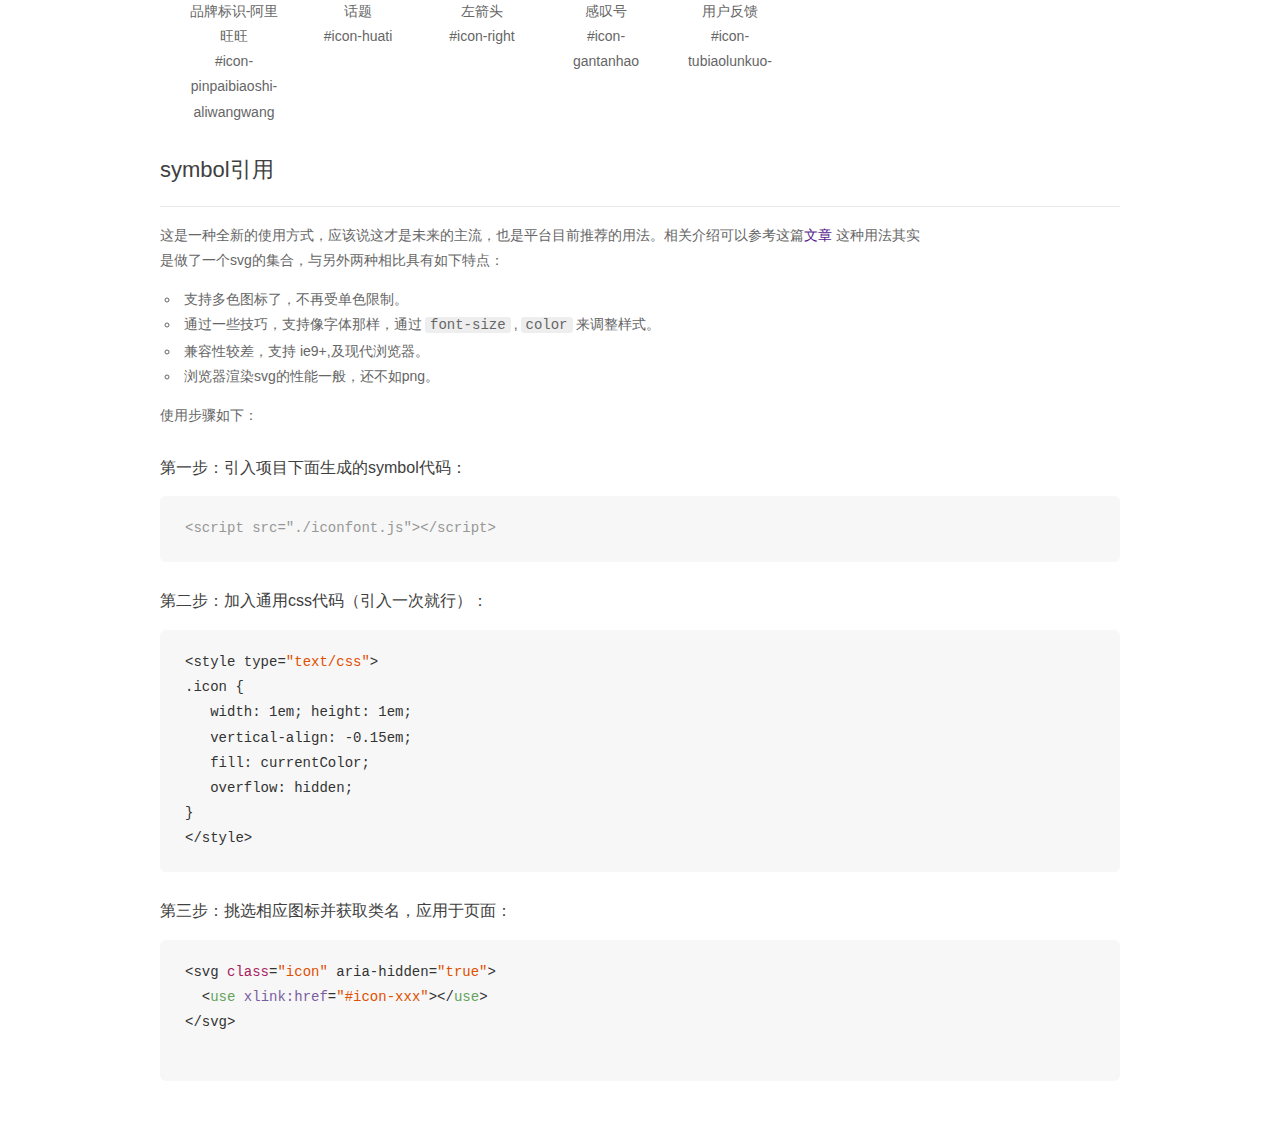
<file: sucai/font_517548_ecujmgv451c92j4i/demo_symbol.html>
<!DOCTYPE html>
<html>
<head>
    <meta charset="utf-8"/>
    <title>IconFont</title>
    <link rel="stylesheet" href="demo.css">
    <script src="iconfont.js"></script>

    <style type="text/css">
        .icon {
          /* 通过设置 font-size 来改变图标大小 */
          width: 1em; height: 1em;
          /* 图标和文字相邻时，垂直对齐 */
          vertical-align: -0.15em;
          /* 通过设置 color 来改变 SVG 的颜色/fill */
          fill: currentColor;
          /* path 和 stroke 溢出 viewBox 部分在 IE 下会显示
             normalize.css 中也包含这行 */
          overflow: hidden;
        }

    </style>
</head>
<body>
    <div class="main markdown">
        <h1>IconFont 图标</h1>
        <ul class="icon_lists clear">
            
                <li>
                    <svg class="icon" aria-hidden="true">
                        <use xlink:href="#icon-nvzhuang"></use>
                    </svg>
                    <div class="name">女装</div>
                    <div class="fontclass">#icon-nvzhuang</div>
                </li>
            
                <li>
                    <svg class="icon" aria-hidden="true">
                        <use xlink:href="#icon-kafei"></use>
                    </svg>
                    <div class="name">咖啡</div>
                    <div class="fontclass">#icon-kafei</div>
                </li>
            
                <li>
                    <svg class="icon" aria-hidden="true">
                        <use xlink:href="#icon-kouhong"></use>
                    </svg>
                    <div class="name">口红</div>
                    <div class="fontclass">#icon-kouhong</div>
                </li>
            
                <li>
                    <svg class="icon" aria-hidden="true">
                        <use xlink:href="#icon-jiajujiancai"></use>
                    </svg>
                    <div class="name">家具建材</div>
                    <div class="fontclass">#icon-jiajujiancai</div>
                </li>
            
                <li>
                    <svg class="icon" aria-hidden="true">
                        <use xlink:href="#icon-muyingwanju"></use>
                    </svg>
                    <div class="name">母婴玩具</div>
                    <div class="fontclass">#icon-muyingwanju</div>
                </li>
            
                <li>
                    <svg class="icon" aria-hidden="true">
                        <use xlink:href="#icon-jiafangjiashi"></use>
                    </svg>
                    <div class="name">家纺家饰</div>
                    <div class="fontclass">#icon-jiafangjiashi</div>
                </li>
            
                <li>
                    <svg class="icon" aria-hidden="true">
                        <use xlink:href="#icon-yiyaobaojian"></use>
                    </svg>
                    <div class="name">医药保健</div>
                    <div class="fontclass">#icon-yiyaobaojian</div>
                </li>
            
                <li>
                    <svg class="icon" aria-hidden="true">
                        <use xlink:href="#icon-tushuyinxiang"></use>
                    </svg>
                    <div class="name">图书音像</div>
                    <div class="fontclass">#icon-tushuyinxiang</div>
                </li>
            
                <li>
                    <svg class="icon" aria-hidden="true">
                        <use xlink:href="#icon-tianmaoxingxiang1"></use>
                    </svg>
                    <div class="name">天猫形象1</div>
                    <div class="fontclass">#icon-tianmaoxingxiang1</div>
                </li>
            
                <li>
                    <svg class="icon" aria-hidden="true">
                        <use xlink:href="#icon-nanzhuang"></use>
                    </svg>
                    <div class="name">男装</div>
                    <div class="fontclass">#icon-nanzhuang</div>
                </li>
            
                <li>
                    <svg class="icon" aria-hidden="true">
                        <use xlink:href="#icon-xie"></use>
                    </svg>
                    <div class="name">鞋</div>
                    <div class="fontclass">#icon-xie</div>
                </li>
            
                <li>
                    <svg class="icon" aria-hidden="true">
                        <use xlink:href="#icon-tianmaochaoshigouwuche"></use>
                    </svg>
                    <div class="name">天猫超市-购物车</div>
                    <div class="fontclass">#icon-tianmaochaoshigouwuche</div>
                </li>
            
                <li>
                    <svg class="icon" aria-hidden="true">
                        <use xlink:href="#icon-tianmaojisutuikuan"></use>
                    </svg>
                    <div class="name">天猫-极速退款</div>
                    <div class="fontclass">#icon-tianmaojisutuikuan</div>
                </li>
            
                <li>
                    <svg class="icon" aria-hidden="true">
                        <use xlink:href="#icon-tianmaoqitiantuihuo"></use>
                    </svg>
                    <div class="name">天猫-七天退货</div>
                    <div class="fontclass">#icon-tianmaoqitiantuihuo</div>
                </li>
            
                <li>
                    <svg class="icon" aria-hidden="true">
                        <use xlink:href="#icon-tianmaozengyunfeixian"></use>
                    </svg>
                    <div class="name">天猫-赠运费险</div>
                    <div class="fontclass">#icon-tianmaozengyunfeixian</div>
                </li>
            
                <li>
                    <svg class="icon" aria-hidden="true">
                        <use xlink:href="#icon-tianmaozhengpinbaozhang"></use>
                    </svg>
                    <div class="name">天猫-正品保障</div>
                    <div class="fontclass">#icon-tianmaozhengpinbaozhang</div>
                </li>
            
                <li>
                    <svg class="icon" aria-hidden="true">
                        <use xlink:href="#icon-qiche"></use>
                    </svg>
                    <div class="name">汽车</div>
                    <div class="fontclass">#icon-qiche</div>
                </li>
            
                <li>
                    <svg class="icon" aria-hidden="true">
                        <use xlink:href="#icon-gengduo1"></use>
                    </svg>
                    <div class="name">更多</div>
                    <div class="fontclass">#icon-gengduo1</div>
                </li>
            
                <li>
                    <svg class="icon" aria-hidden="true">
                        <use xlink:href="#icon-tianmaochaoshi"></use>
                    </svg>
                    <div class="name">天猫超市</div>
                    <div class="fontclass">#icon-tianmaochaoshi</div>
                </li>
            
                <li>
                    <svg class="icon" aria-hidden="true">
                        <use xlink:href="#icon-tianmaoguoji"></use>
                    </svg>
                    <div class="name">天猫国际</div>
                    <div class="fontclass">#icon-tianmaoguoji</div>
                </li>
            
                <li>
                    <svg class="icon" aria-hidden="true">
                        <use xlink:href="#icon-tianmaologo2"></use>
                    </svg>
                    <div class="name">天猫logo2</div>
                    <div class="fontclass">#icon-tianmaologo2</div>
                </li>
            
                <li>
                    <svg class="icon" aria-hidden="true">
                        <use xlink:href="#icon-daohang"></use>
                    </svg>
                    <div class="name">居乐乐导航</div>
                    <div class="fontclass">#icon-daohang</div>
                </li>
            
                <li>
                    <svg class="icon" aria-hidden="true">
                        <use xlink:href="#icon-sousuo1"></use>
                    </svg>
                    <div class="name">搜索</div>
                    <div class="fontclass">#icon-sousuo1</div>
                </li>
            
                <li>
                    <svg class="icon" aria-hidden="true">
                        <use xlink:href="#icon-tianmao"></use>
                    </svg>
                    <div class="name">天猫</div>
                    <div class="fontclass">#icon-tianmao</div>
                </li>
            
                <li>
                    <svg class="icon" aria-hidden="true">
                        <use xlink:href="#icon-top"></use>
                    </svg>
                    <div class="name">top</div>
                    <div class="fontclass">#icon-top</div>
                </li>
            
                <li>
                    <svg class="icon" aria-hidden="true">
                        <use xlink:href="#icon-hotxiankuang"></use>
                    </svg>
                    <div class="name">hot线框</div>
                    <div class="fontclass">#icon-hotxiankuang</div>
                </li>
            
                <li>
                    <svg class="icon" aria-hidden="true">
                        <use xlink:href="#icon-tianmaogouwudai"></use>
                    </svg>
                    <div class="name">天猫 购物袋</div>
                    <div class="fontclass">#icon-tianmaogouwudai</div>
                </li>
            
                <li>
                    <svg class="icon" aria-hidden="true">
                        <use xlink:href="#icon-erweima"></use>
                    </svg>
                    <div class="name">二维码</div>
                    <div class="fontclass">#icon-erweima</div>
                </li>
            
                <li>
                    <svg class="icon" aria-hidden="true">
                        <use xlink:href="#icon-icon-arrow-top4"></use>
                    </svg>
                    <div class="name">上</div>
                    <div class="fontclass">#icon-icon-arrow-top4</div>
                </li>
            
                <li>
                    <svg class="icon" aria-hidden="true">
                        <use xlink:href="#icon-icon"></use>
                    </svg>
                    <div class="name">左箭头</div>
                    <div class="fontclass">#icon-icon</div>
                </li>
            
                <li>
                    <svg class="icon" aria-hidden="true">
                        <use xlink:href="#icon-icon1"></use>
                    </svg>
                    <div class="name">下箭头</div>
                    <div class="fontclass">#icon-icon1</div>
                </li>
            
                <li>
                    <svg class="icon" aria-hidden="true">
                        <use xlink:href="#icon-sanjiaodown"></use>
                    </svg>
                    <div class="name">下箭头</div>
                    <div class="fontclass">#icon-sanjiaodown</div>
                </li>
            
                <li>
                    <svg class="icon" aria-hidden="true">
                        <use xlink:href="#icon-qian"></use>
                    </svg>
                    <div class="name">钱</div>
                    <div class="fontclass">#icon-qian</div>
                </li>
            
                <li>
                    <svg class="icon" aria-hidden="true">
                        <use xlink:href="#icon-tianmaogouwuche"></use>
                    </svg>
                    <div class="name">天猫购物车 </div>
                    <div class="fontclass">#icon-tianmaogouwuche</div>
                </li>
            
                <li>
                    <svg class="icon" aria-hidden="true">
                        <use xlink:href="#icon-bi"></use>
                    </svg>
                    <div class="name">笔</div>
                    <div class="fontclass">#icon-bi</div>
                </li>
            
                <li>
                    <svg class="icon" aria-hidden="true">
                        <use xlink:href="#icon-shangjiantou"></use>
                    </svg>
                    <div class="name">上箭头</div>
                    <div class="fontclass">#icon-shangjiantou</div>
                </li>
            
                <li>
                    <svg class="icon" aria-hidden="true">
                        <use xlink:href="#icon-xiajiantou"></use>
                    </svg>
                    <div class="name">下箭头</div>
                    <div class="fontclass">#icon-xiajiantou</div>
                </li>
            
                <li>
                    <svg class="icon" aria-hidden="true">
                        <use xlink:href="#icon-shouyebingxiang"></use>
                    </svg>
                    <div class="name">首页－冰箱</div>
                    <div class="fontclass">#icon-shouyebingxiang</div>
                </li>
            
                <li>
                    <svg class="icon" aria-hidden="true">
                        <use xlink:href="#icon-rightarrow"></use>
                    </svg>
                    <div class="name">右箭头</div>
                    <div class="fontclass">#icon-rightarrow</div>
                </li>
            
                <li>
                    <svg class="icon" aria-hidden="true">
                        <use xlink:href="#icon-zuanshi"></use>
                    </svg>
                    <div class="name">钻石</div>
                    <div class="fontclass">#icon-zuanshi</div>
                </li>
            
                <li>
                    <svg class="icon" aria-hidden="true">
                        <use xlink:href="#icon-sousuo"></use>
                    </svg>
                    <div class="name">搜索</div>
                    <div class="fontclass">#icon-sousuo</div>
                </li>
            
                <li>
                    <svg class="icon" aria-hidden="true">
                        <use xlink:href="#icon-gengduo-2"></use>
                    </svg>
                    <div class="name">更多</div>
                    <div class="fontclass">#icon-gengduo-2</div>
                </li>
            
                <li>
                    <svg class="icon" aria-hidden="true">
                        <use xlink:href="#icon-xinxing"></use>
                    </svg>
                    <div class="name">心形</div>
                    <div class="fontclass">#icon-xinxing</div>
                </li>
            
                <li>
                    <svg class="icon" aria-hidden="true">
                        <use xlink:href="#icon-xingxing"></use>
                    </svg>
                    <div class="name">星星</div>
                    <div class="fontclass">#icon-xingxing</div>
                </li>
            
                <li>
                    <svg class="icon" aria-hidden="true">
                        <use xlink:href="#icon-chongzhi"></use>
                    </svg>
                    <div class="name">充值</div>
                    <div class="fontclass">#icon-chongzhi</div>
                </li>
            
                <li>
                    <svg class="icon" aria-hidden="true">
                        <use xlink:href="#icon-jingwuicon_svg-"></use>
                    </svg>
                    <div class="name">警徽</div>
                    <div class="fontclass">#icon-jingwuicon_svg-</div>
                </li>
            
                <li>
                    <svg class="icon" aria-hidden="true">
                        <use xlink:href="#icon-lishijilu"></use>
                    </svg>
                    <div class="name">历史记录</div>
                    <div class="fontclass">#icon-lishijilu</div>
                </li>
            
                <li>
                    <svg class="icon" aria-hidden="true">
                        <use xlink:href="#icon-shuaxin"></use>
                    </svg>
                    <div class="name">刷新</div>
                    <div class="fontclass">#icon-shuaxin</div>
                </li>
            
                <li>
                    <svg class="icon" aria-hidden="true">
                        <use xlink:href="#icon-yingtao"></use>
                    </svg>
                    <div class="name">樱桃</div>
                    <div class="fontclass">#icon-yingtao</div>
                </li>
            
                <li>
                    <svg class="icon" aria-hidden="true">
                        <use xlink:href="#icon-mianshi"></use>
                    </svg>
                    <div class="name">面食</div>
                    <div class="fontclass">#icon-mianshi</div>
                </li>
            
                <li>
                    <svg class="icon" aria-hidden="true">
                        <use xlink:href="#icon-arrow-bottom"></use>
                    </svg>
                    <div class="name">下箭头</div>
                    <div class="fontclass">#icon-arrow-bottom</div>
                </li>
            
                <li>
                    <svg class="icon" aria-hidden="true">
                        <use xlink:href="#icon-arrow-top"></use>
                    </svg>
                    <div class="name">上箭头</div>
                    <div class="fontclass">#icon-arrow-top</div>
                </li>
            
                <li>
                    <svg class="icon" aria-hidden="true">
                        <use xlink:href="#icon-erweima1"></use>
                    </svg>
                    <div class="name">二维码</div>
                    <div class="fontclass">#icon-erweima1</div>
                </li>
            
                <li>
                    <svg class="icon" aria-hidden="true">
                        <use xlink:href="#icon-shouji"></use>
                    </svg>
                    <div class="name">手机</div>
                    <div class="fontclass">#icon-shouji</div>
                </li>
            
                <li>
                    <svg class="icon" aria-hidden="true">
                        <use xlink:href="#icon-shouji-tianchong"></use>
                    </svg>
                    <div class="name">手机</div>
                    <div class="fontclass">#icon-shouji-tianchong</div>
                </li>
            
                <li>
                    <svg class="icon" aria-hidden="true">
                        <use xlink:href="#icon-huanfu"></use>
                    </svg>
                    <div class="name">换肤</div>
                    <div class="fontclass">#icon-huanfu</div>
                </li>
            
                <li>
                    <svg class="icon" aria-hidden="true">
                        <use xlink:href="#icon-pinpaibiaoshi-aliwangwang"></use>
                    </svg>
                    <div class="name">品牌标识-阿里旺旺</div>
                    <div class="fontclass">#icon-pinpaibiaoshi-aliwangwang</div>
                </li>
            
                <li>
                    <svg class="icon" aria-hidden="true">
                        <use xlink:href="#icon-huati"></use>
                    </svg>
                    <div class="name">话题</div>
                    <div class="fontclass">#icon-huati</div>
                </li>
            
                <li>
                    <svg class="icon" aria-hidden="true">
                        <use xlink:href="#icon-right"></use>
                    </svg>
                    <div class="name">左箭头</div>
                    <div class="fontclass">#icon-right</div>
                </li>
            
                <li>
                    <svg class="icon" aria-hidden="true">
                        <use xlink:href="#icon-gantanhao"></use>
                    </svg>
                    <div class="name">感叹号</div>
                    <div class="fontclass">#icon-gantanhao</div>
                </li>
            
                <li>
                    <svg class="icon" aria-hidden="true">
                        <use xlink:href="#icon-tubiaolunkuo-"></use>
                    </svg>
                    <div class="name">用户反馈</div>
                    <div class="fontclass">#icon-tubiaolunkuo-</div>
                </li>
            
        </ul>


        <h2 id="symbol-">symbol引用</h2>
        <hr>

        <p>这是一种全新的使用方式，应该说这才是未来的主流，也是平台目前推荐的用法。相关介绍可以参考这篇<a href="">文章</a>
        这种用法其实是做了一个svg的集合，与另外两种相比具有如下特点：</p>
        <ul>
          <li>支持多色图标了，不再受单色限制。</li>
          <li>通过一些技巧，支持像字体那样，通过<code>font-size</code>,<code>color</code>来调整样式。</li>
          <li>兼容性较差，支持 ie9+,及现代浏览器。</li>
          <li>浏览器渲染svg的性能一般，还不如png。</li>
        </ul>
        <p>使用步骤如下：</p>
        <h3 id="-symbol-">第一步：引入项目下面生成的symbol代码：</h3>
        <pre><code class="lang-js hljs javascript"><span class="hljs-comment">&lt;script src="./iconfont.js"&gt;&lt;/script&gt;</span></code></pre>
        <h3 id="-css-">第二步：加入通用css代码（引入一次就行）：</h3>
        <pre><code class="lang-js hljs javascript">&lt;style type=<span class="hljs-string">"text/css"</span>&gt;
.icon {
   width: <span class="hljs-number">1</span>em; height: <span class="hljs-number">1</span>em;
   vertical-align: <span class="hljs-number">-0.15</span>em;
   fill: currentColor;
   overflow: hidden;
}
&lt;<span class="hljs-regexp">/style&gt;</span></code></pre>
        <h3 id="-">第三步：挑选相应图标并获取类名，应用于页面：</h3>
        <pre><code class="lang-js hljs javascript">&lt;svg <span class="hljs-class"><span class="hljs-keyword">class</span></span>=<span class="hljs-string">"icon"</span> aria-hidden=<span class="hljs-string">"true"</span>&gt;<span class="xml"><span class="hljs-tag">
  &lt;<span class="hljs-name">use</span> <span class="hljs-attr">xlink:href</span>=<span class="hljs-string">"#icon-xxx"</span>&gt;</span><span class="hljs-tag">&lt;/<span class="hljs-name">use</span>&gt;</span>
</span>&lt;<span class="hljs-regexp">/svg&gt;
        </span></code></pre>
    </div>
</body>
</html>
</file>
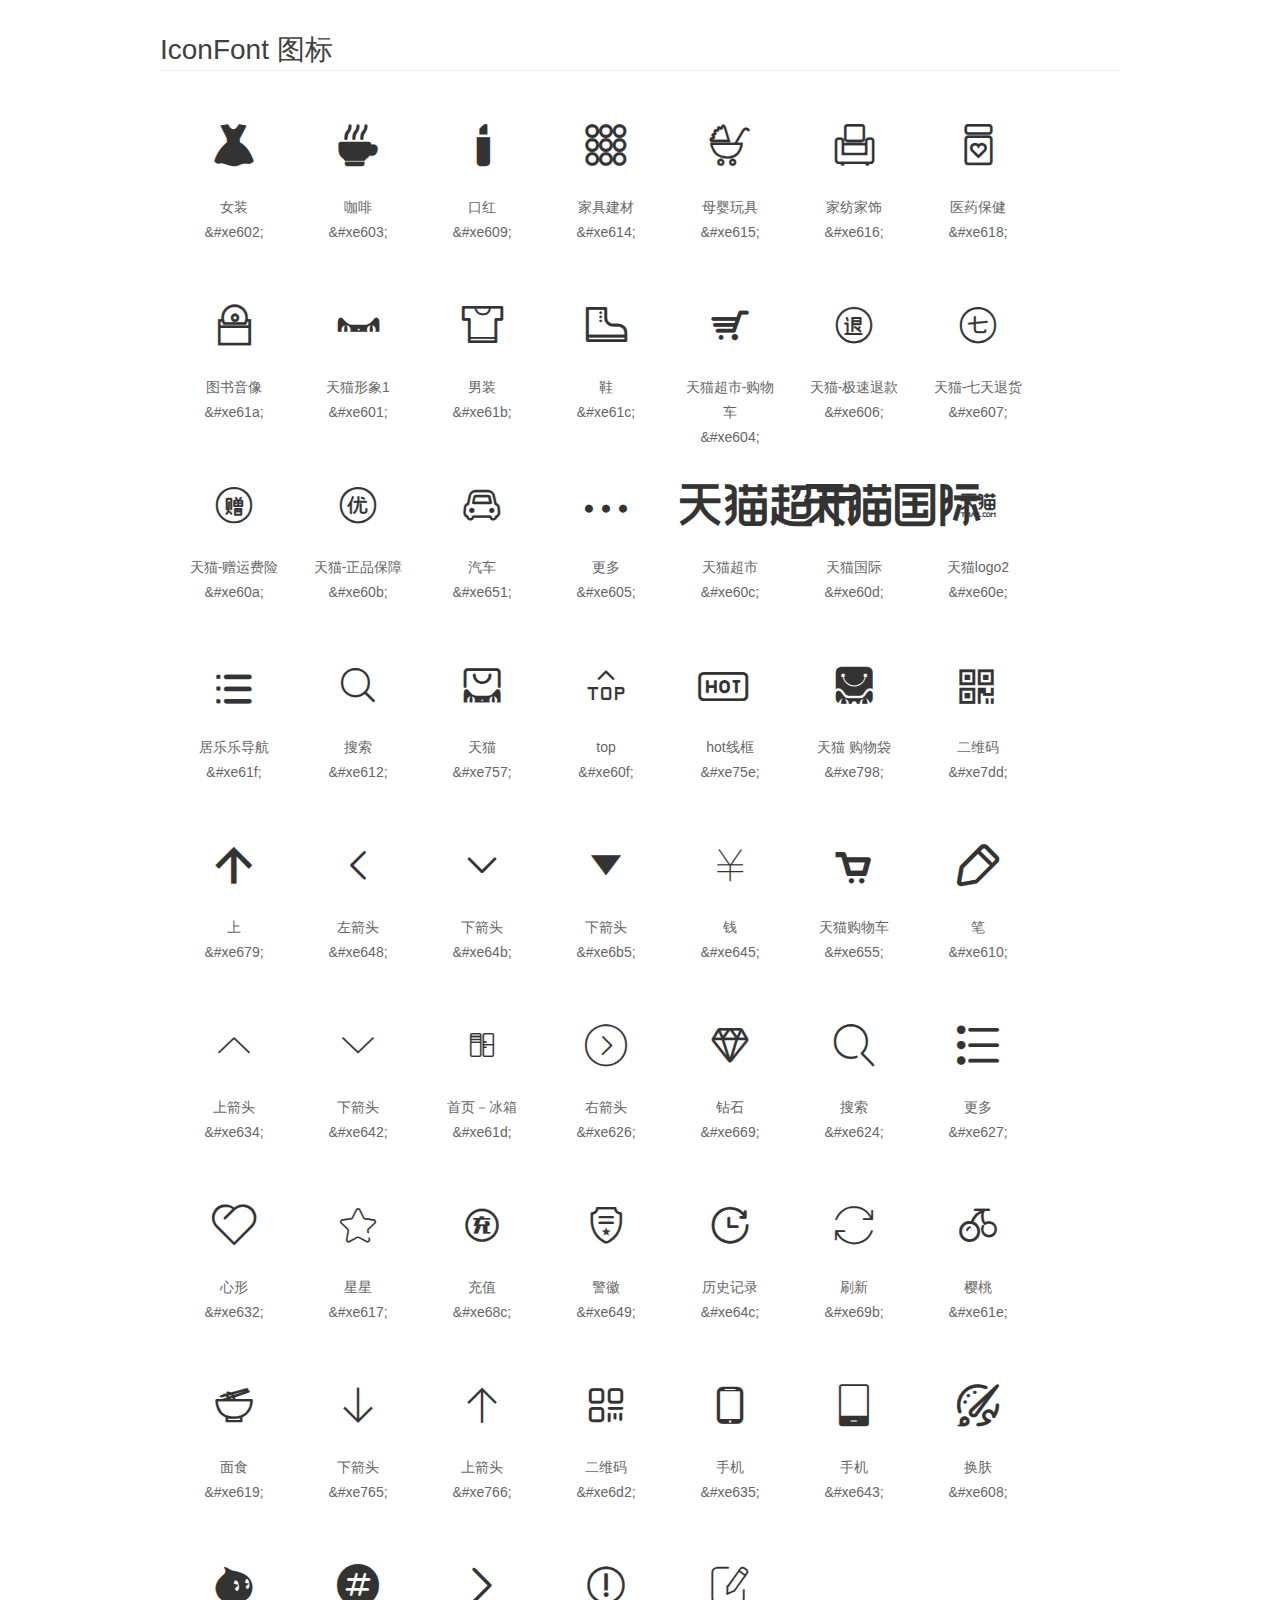
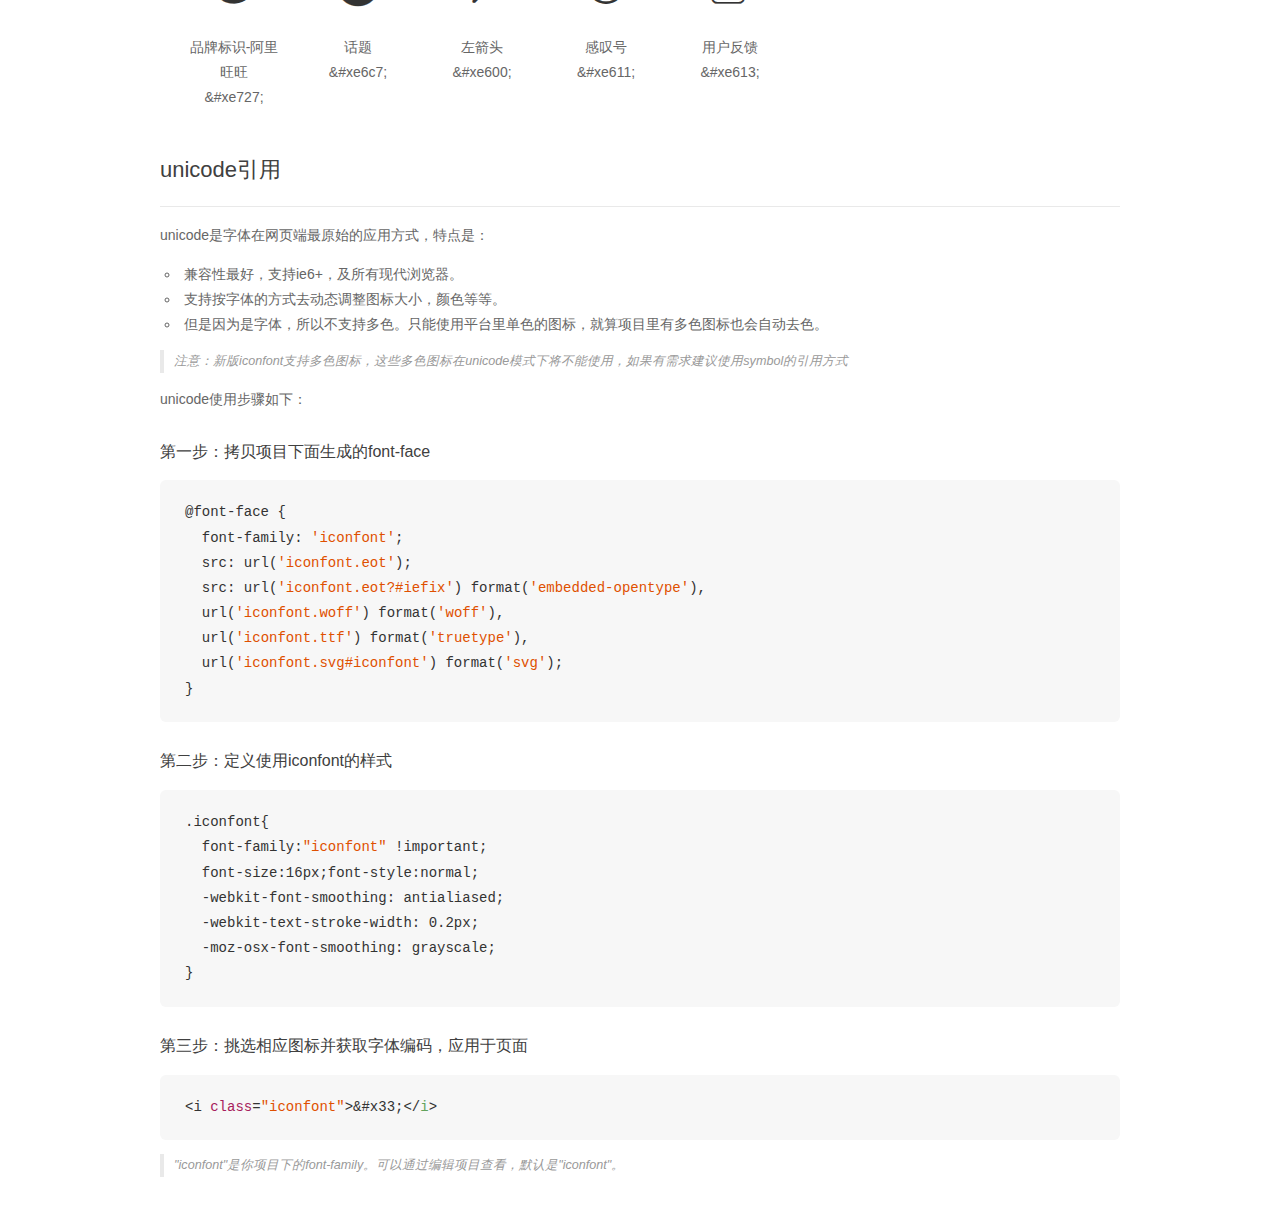
<file: sucai/font_517548_ecujmgv451c92j4i/demo_unicode.html>
<!DOCTYPE html>
<html>
<head>
    <meta charset="utf-8"/>
    <title>IconFont</title>
    <link rel="stylesheet" href="demo.css">

    <style type="text/css">

        @font-face {font-family: "iconfont";
          src: url('iconfont.eot'); /* IE9*/
          src: url('iconfont.eot#iefix') format('embedded-opentype'), /* IE6-IE8 */
          url('iconfont.woff') format('woff'), /* chrome, firefox */
          url('iconfont.ttf') format('truetype'), /* chrome, firefox, opera, Safari, Android, iOS 4.2+*/
          url('iconfont.svg#iconfont') format('svg'); /* iOS 4.1- */
        }

        .iconfont {
          font-family:"iconfont" !important;
          font-size:16px;
          font-style:normal;
          -webkit-font-smoothing: antialiased;
          -webkit-text-stroke-width: 0.2px;
          -moz-osx-font-smoothing: grayscale;
        }

    </style>
</head>
<body>
    <div class="main markdown">
        <h1>IconFont 图标</h1>
        <ul class="icon_lists clear">
            
                <li>
                <i class="icon iconfont">&#xe602;</i>
                    <div class="name">女装</div>
                    <div class="code">&amp;#xe602;</div>
                </li>
            
                <li>
                <i class="icon iconfont">&#xe603;</i>
                    <div class="name">咖啡</div>
                    <div class="code">&amp;#xe603;</div>
                </li>
            
                <li>
                <i class="icon iconfont">&#xe609;</i>
                    <div class="name">口红</div>
                    <div class="code">&amp;#xe609;</div>
                </li>
            
                <li>
                <i class="icon iconfont">&#xe614;</i>
                    <div class="name">家具建材</div>
                    <div class="code">&amp;#xe614;</div>
                </li>
            
                <li>
                <i class="icon iconfont">&#xe615;</i>
                    <div class="name">母婴玩具</div>
                    <div class="code">&amp;#xe615;</div>
                </li>
            
                <li>
                <i class="icon iconfont">&#xe616;</i>
                    <div class="name">家纺家饰</div>
                    <div class="code">&amp;#xe616;</div>
                </li>
            
                <li>
                <i class="icon iconfont">&#xe618;</i>
                    <div class="name">医药保健</div>
                    <div class="code">&amp;#xe618;</div>
                </li>
            
                <li>
                <i class="icon iconfont">&#xe61a;</i>
                    <div class="name">图书音像</div>
                    <div class="code">&amp;#xe61a;</div>
                </li>
            
                <li>
                <i class="icon iconfont">&#xe601;</i>
                    <div class="name">天猫形象1</div>
                    <div class="code">&amp;#xe601;</div>
                </li>
            
                <li>
                <i class="icon iconfont">&#xe61b;</i>
                    <div class="name">男装</div>
                    <div class="code">&amp;#xe61b;</div>
                </li>
            
                <li>
                <i class="icon iconfont">&#xe61c;</i>
                    <div class="name">鞋</div>
                    <div class="code">&amp;#xe61c;</div>
                </li>
            
                <li>
                <i class="icon iconfont">&#xe604;</i>
                    <div class="name">天猫超市-购物车</div>
                    <div class="code">&amp;#xe604;</div>
                </li>
            
                <li>
                <i class="icon iconfont">&#xe606;</i>
                    <div class="name">天猫-极速退款</div>
                    <div class="code">&amp;#xe606;</div>
                </li>
            
                <li>
                <i class="icon iconfont">&#xe607;</i>
                    <div class="name">天猫-七天退货</div>
                    <div class="code">&amp;#xe607;</div>
                </li>
            
                <li>
                <i class="icon iconfont">&#xe60a;</i>
                    <div class="name">天猫-赠运费险</div>
                    <div class="code">&amp;#xe60a;</div>
                </li>
            
                <li>
                <i class="icon iconfont">&#xe60b;</i>
                    <div class="name">天猫-正品保障</div>
                    <div class="code">&amp;#xe60b;</div>
                </li>
            
                <li>
                <i class="icon iconfont">&#xe651;</i>
                    <div class="name">汽车</div>
                    <div class="code">&amp;#xe651;</div>
                </li>
            
                <li>
                <i class="icon iconfont">&#xe605;</i>
                    <div class="name">更多</div>
                    <div class="code">&amp;#xe605;</div>
                </li>
            
                <li>
                <i class="icon iconfont">&#xe60c;</i>
                    <div class="name">天猫超市</div>
                    <div class="code">&amp;#xe60c;</div>
                </li>
            
                <li>
                <i class="icon iconfont">&#xe60d;</i>
                    <div class="name">天猫国际</div>
                    <div class="code">&amp;#xe60d;</div>
                </li>
            
                <li>
                <i class="icon iconfont">&#xe60e;</i>
                    <div class="name">天猫logo2</div>
                    <div class="code">&amp;#xe60e;</div>
                </li>
            
                <li>
                <i class="icon iconfont">&#xe61f;</i>
                    <div class="name">居乐乐导航</div>
                    <div class="code">&amp;#xe61f;</div>
                </li>
            
                <li>
                <i class="icon iconfont">&#xe612;</i>
                    <div class="name">搜索</div>
                    <div class="code">&amp;#xe612;</div>
                </li>
            
                <li>
                <i class="icon iconfont">&#xe757;</i>
                    <div class="name">天猫</div>
                    <div class="code">&amp;#xe757;</div>
                </li>
            
                <li>
                <i class="icon iconfont">&#xe60f;</i>
                    <div class="name">top</div>
                    <div class="code">&amp;#xe60f;</div>
                </li>
            
                <li>
                <i class="icon iconfont">&#xe75e;</i>
                    <div class="name">hot线框</div>
                    <div class="code">&amp;#xe75e;</div>
                </li>
            
                <li>
                <i class="icon iconfont">&#xe798;</i>
                    <div class="name">天猫 购物袋</div>
                    <div class="code">&amp;#xe798;</div>
                </li>
            
                <li>
                <i class="icon iconfont">&#xe7dd;</i>
                    <div class="name">二维码</div>
                    <div class="code">&amp;#xe7dd;</div>
                </li>
            
                <li>
                <i class="icon iconfont">&#xe679;</i>
                    <div class="name">上</div>
                    <div class="code">&amp;#xe679;</div>
                </li>
            
                <li>
                <i class="icon iconfont">&#xe648;</i>
                    <div class="name">左箭头</div>
                    <div class="code">&amp;#xe648;</div>
                </li>
            
                <li>
                <i class="icon iconfont">&#xe64b;</i>
                    <div class="name">下箭头</div>
                    <div class="code">&amp;#xe64b;</div>
                </li>
            
                <li>
                <i class="icon iconfont">&#xe6b5;</i>
                    <div class="name">下箭头</div>
                    <div class="code">&amp;#xe6b5;</div>
                </li>
            
                <li>
                <i class="icon iconfont">&#xe645;</i>
                    <div class="name">钱</div>
                    <div class="code">&amp;#xe645;</div>
                </li>
            
                <li>
                <i class="icon iconfont">&#xe655;</i>
                    <div class="name">天猫购物车 </div>
                    <div class="code">&amp;#xe655;</div>
                </li>
            
                <li>
                <i class="icon iconfont">&#xe610;</i>
                    <div class="name">笔</div>
                    <div class="code">&amp;#xe610;</div>
                </li>
            
                <li>
                <i class="icon iconfont">&#xe634;</i>
                    <div class="name">上箭头</div>
                    <div class="code">&amp;#xe634;</div>
                </li>
            
                <li>
                <i class="icon iconfont">&#xe642;</i>
                    <div class="name">下箭头</div>
                    <div class="code">&amp;#xe642;</div>
                </li>
            
                <li>
                <i class="icon iconfont">&#xe61d;</i>
                    <div class="name">首页－冰箱</div>
                    <div class="code">&amp;#xe61d;</div>
                </li>
            
                <li>
                <i class="icon iconfont">&#xe626;</i>
                    <div class="name">右箭头</div>
                    <div class="code">&amp;#xe626;</div>
                </li>
            
                <li>
                <i class="icon iconfont">&#xe669;</i>
                    <div class="name">钻石</div>
                    <div class="code">&amp;#xe669;</div>
                </li>
            
                <li>
                <i class="icon iconfont">&#xe624;</i>
                    <div class="name">搜索</div>
                    <div class="code">&amp;#xe624;</div>
                </li>
            
                <li>
                <i class="icon iconfont">&#xe627;</i>
                    <div class="name">更多</div>
                    <div class="code">&amp;#xe627;</div>
                </li>
            
                <li>
                <i class="icon iconfont">&#xe632;</i>
                    <div class="name">心形</div>
                    <div class="code">&amp;#xe632;</div>
                </li>
            
                <li>
                <i class="icon iconfont">&#xe617;</i>
                    <div class="name">星星</div>
                    <div class="code">&amp;#xe617;</div>
                </li>
            
                <li>
                <i class="icon iconfont">&#xe68c;</i>
                    <div class="name">充值</div>
                    <div class="code">&amp;#xe68c;</div>
                </li>
            
                <li>
                <i class="icon iconfont">&#xe649;</i>
                    <div class="name">警徽</div>
                    <div class="code">&amp;#xe649;</div>
                </li>
            
                <li>
                <i class="icon iconfont">&#xe64c;</i>
                    <div class="name">历史记录</div>
                    <div class="code">&amp;#xe64c;</div>
                </li>
            
                <li>
                <i class="icon iconfont">&#xe69b;</i>
                    <div class="name">刷新</div>
                    <div class="code">&amp;#xe69b;</div>
                </li>
            
                <li>
                <i class="icon iconfont">&#xe61e;</i>
                    <div class="name">樱桃</div>
                    <div class="code">&amp;#xe61e;</div>
                </li>
            
                <li>
                <i class="icon iconfont">&#xe619;</i>
                    <div class="name">面食</div>
                    <div class="code">&amp;#xe619;</div>
                </li>
            
                <li>
                <i class="icon iconfont">&#xe765;</i>
                    <div class="name">下箭头</div>
                    <div class="code">&amp;#xe765;</div>
                </li>
            
                <li>
                <i class="icon iconfont">&#xe766;</i>
                    <div class="name">上箭头</div>
                    <div class="code">&amp;#xe766;</div>
                </li>
            
                <li>
                <i class="icon iconfont">&#xe6d2;</i>
                    <div class="name">二维码</div>
                    <div class="code">&amp;#xe6d2;</div>
                </li>
            
                <li>
                <i class="icon iconfont">&#xe635;</i>
                    <div class="name">手机</div>
                    <div class="code">&amp;#xe635;</div>
                </li>
            
                <li>
                <i class="icon iconfont">&#xe643;</i>
                    <div class="name">手机</div>
                    <div class="code">&amp;#xe643;</div>
                </li>
            
                <li>
                <i class="icon iconfont">&#xe608;</i>
                    <div class="name">换肤</div>
                    <div class="code">&amp;#xe608;</div>
                </li>
            
                <li>
                <i class="icon iconfont">&#xe727;</i>
                    <div class="name">品牌标识-阿里旺旺</div>
                    <div class="code">&amp;#xe727;</div>
                </li>
            
                <li>
                <i class="icon iconfont">&#xe6c7;</i>
                    <div class="name">话题</div>
                    <div class="code">&amp;#xe6c7;</div>
                </li>
            
                <li>
                <i class="icon iconfont">&#xe600;</i>
                    <div class="name">左箭头</div>
                    <div class="code">&amp;#xe600;</div>
                </li>
            
                <li>
                <i class="icon iconfont">&#xe611;</i>
                    <div class="name">感叹号</div>
                    <div class="code">&amp;#xe611;</div>
                </li>
            
                <li>
                <i class="icon iconfont">&#xe613;</i>
                    <div class="name">用户反馈</div>
                    <div class="code">&amp;#xe613;</div>
                </li>
            
        </ul>
        <h2 id="unicode-">unicode引用</h2>
        <hr>

        <p>unicode是字体在网页端最原始的应用方式，特点是：</p>
        <ul>
        <li>兼容性最好，支持ie6+，及所有现代浏览器。</li>
        <li>支持按字体的方式去动态调整图标大小，颜色等等。</li>
        <li>但是因为是字体，所以不支持多色。只能使用平台里单色的图标，就算项目里有多色图标也会自动去色。</li>
        </ul>
        <blockquote>
        <p>注意：新版iconfont支持多色图标，这些多色图标在unicode模式下将不能使用，如果有需求建议使用symbol的引用方式</p>
        </blockquote>
        <p>unicode使用步骤如下：</p>
        <h3 id="-font-face">第一步：拷贝项目下面生成的font-face</h3>
        <pre><code class="lang-js hljs javascript">@font-face {
  font-family: <span class="hljs-string">'iconfont'</span>;
  src: url(<span class="hljs-string">'iconfont.eot'</span>);
  src: url(<span class="hljs-string">'iconfont.eot?#iefix'</span>) format(<span class="hljs-string">'embedded-opentype'</span>),
  url(<span class="hljs-string">'iconfont.woff'</span>) format(<span class="hljs-string">'woff'</span>),
  url(<span class="hljs-string">'iconfont.ttf'</span>) format(<span class="hljs-string">'truetype'</span>),
  url(<span class="hljs-string">'iconfont.svg#iconfont'</span>) format(<span class="hljs-string">'svg'</span>);
}
</code></pre>
        <h3 id="-iconfont-">第二步：定义使用iconfont的样式</h3>
        <pre><code class="lang-js hljs javascript">.iconfont{
  font-family:<span class="hljs-string">"iconfont"</span> !important;
  font-size:<span class="hljs-number">16</span>px;font-style:normal;
  -webkit-font-smoothing: antialiased;
  -webkit-text-stroke-width: <span class="hljs-number">0.2</span>px;
  -moz-osx-font-smoothing: grayscale;
}
</code></pre>
        <h3 id="-">第三步：挑选相应图标并获取字体编码，应用于页面</h3>
        <pre><code class="lang-js hljs javascript">&lt;i <span class="hljs-class"><span class="hljs-keyword">class</span></span>=<span class="hljs-string">"iconfont"</span>&gt;&amp;#x33;<span class="xml"><span class="hljs-tag">&lt;/<span class="hljs-name">i</span>&gt;</span></span></code></pre>

        <blockquote>
        <p>"iconfont"是你项目下的font-family。可以通过编辑项目查看，默认是"iconfont"。</p>
        </blockquote>
    </div>


</body>
</html>
</file>
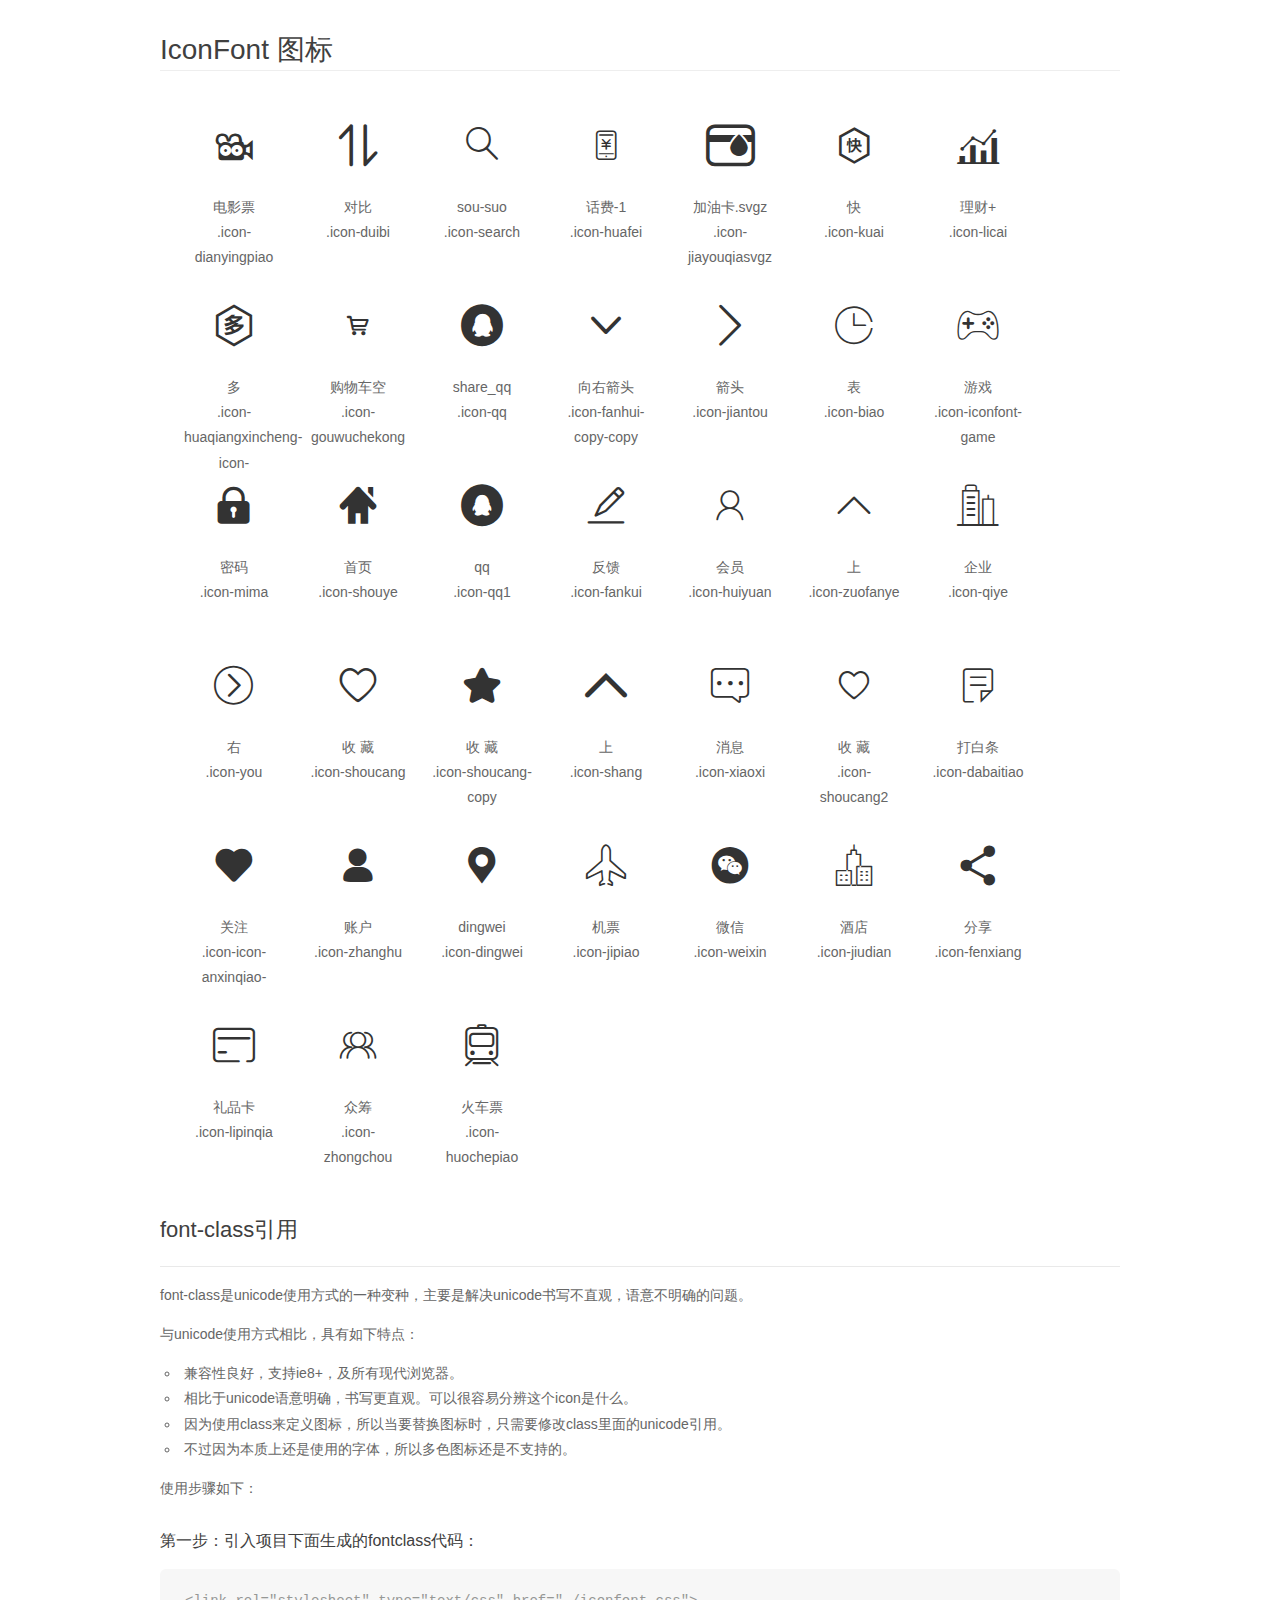
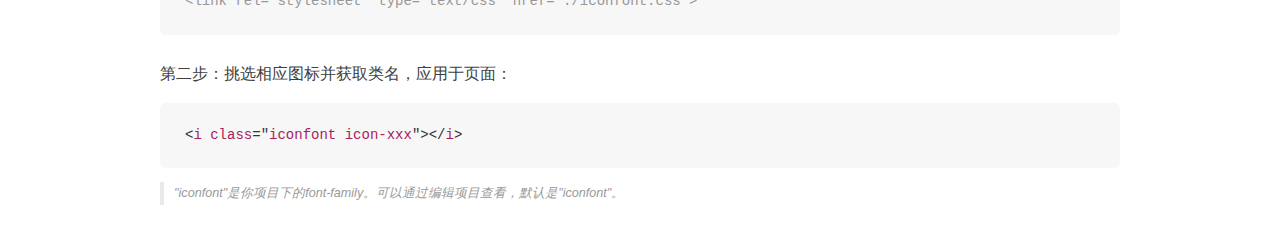
<file: sucai/font_648077_jd10nrld58a4te29/demo_fontclass.html>
<!DOCTYPE html>
<html>
<head>
    <meta charset="utf-8"/>
    <title>IconFont</title>
    <link rel="stylesheet" href="demo.css">
    <link rel="stylesheet" href="iconfont.css">
</head>
<body>
    <div class="main markdown">
        <h1>IconFont 图标</h1>
        <ul class="icon_lists clear">
            
                <li>
                <i class="icon iconfont icon-dianyingpiao"></i>
                    <div class="name">电影票</div>
                    <div class="fontclass">.icon-dianyingpiao</div>
                </li>
            
                <li>
                <i class="icon iconfont icon-duibi"></i>
                    <div class="name">对比</div>
                    <div class="fontclass">.icon-duibi</div>
                </li>
            
                <li>
                <i class="icon iconfont icon-search"></i>
                    <div class="name">sou-suo</div>
                    <div class="fontclass">.icon-search</div>
                </li>
            
                <li>
                <i class="icon iconfont icon-huafei"></i>
                    <div class="name">话费-1</div>
                    <div class="fontclass">.icon-huafei</div>
                </li>
            
                <li>
                <i class="icon iconfont icon-jiayouqiasvgz"></i>
                    <div class="name">加油卡.svgz</div>
                    <div class="fontclass">.icon-jiayouqiasvgz</div>
                </li>
            
                <li>
                <i class="icon iconfont icon-kuai"></i>
                    <div class="name">快</div>
                    <div class="fontclass">.icon-kuai</div>
                </li>
            
                <li>
                <i class="icon iconfont icon-licai"></i>
                    <div class="name">理财+</div>
                    <div class="fontclass">.icon-licai</div>
                </li>
            
                <li>
                <i class="icon iconfont icon-huaqiangxincheng-icon-"></i>
                    <div class="name">多</div>
                    <div class="fontclass">.icon-huaqiangxincheng-icon-</div>
                </li>
            
                <li>
                <i class="icon iconfont icon-gouwuchekong"></i>
                    <div class="name">购物车空</div>
                    <div class="fontclass">.icon-gouwuchekong</div>
                </li>
            
                <li>
                <i class="icon iconfont icon-qq"></i>
                    <div class="name">share_qq</div>
                    <div class="fontclass">.icon-qq</div>
                </li>
            
                <li>
                <i class="icon iconfont icon-fanhui-copy-copy"></i>
                    <div class="name">向右箭头</div>
                    <div class="fontclass">.icon-fanhui-copy-copy</div>
                </li>
            
                <li>
                <i class="icon iconfont icon-jiantou"></i>
                    <div class="name">箭头</div>
                    <div class="fontclass">.icon-jiantou</div>
                </li>
            
                <li>
                <i class="icon iconfont icon-biao"></i>
                    <div class="name">表</div>
                    <div class="fontclass">.icon-biao</div>
                </li>
            
                <li>
                <i class="icon iconfont icon-iconfont-game"></i>
                    <div class="name">游戏</div>
                    <div class="fontclass">.icon-iconfont-game</div>
                </li>
            
                <li>
                <i class="icon iconfont icon-mima"></i>
                    <div class="name">密码</div>
                    <div class="fontclass">.icon-mima</div>
                </li>
            
                <li>
                <i class="icon iconfont icon-shouye"></i>
                    <div class="name">首页</div>
                    <div class="fontclass">.icon-shouye</div>
                </li>
            
                <li>
                <i class="icon iconfont icon-qq1"></i>
                    <div class="name">qq</div>
                    <div class="fontclass">.icon-qq1</div>
                </li>
            
                <li>
                <i class="icon iconfont icon-fankui"></i>
                    <div class="name">反馈</div>
                    <div class="fontclass">.icon-fankui</div>
                </li>
            
                <li>
                <i class="icon iconfont icon-huiyuan"></i>
                    <div class="name">会员</div>
                    <div class="fontclass">.icon-huiyuan</div>
                </li>
            
                <li>
                <i class="icon iconfont icon-zuofanye"></i>
                    <div class="name">上</div>
                    <div class="fontclass">.icon-zuofanye</div>
                </li>
            
                <li>
                <i class="icon iconfont icon-qiye"></i>
                    <div class="name">企业</div>
                    <div class="fontclass">.icon-qiye</div>
                </li>
            
                <li>
                <i class="icon iconfont icon-you"></i>
                    <div class="name">右</div>
                    <div class="fontclass">.icon-you</div>
                </li>
            
                <li>
                <i class="icon iconfont icon-shoucang"></i>
                    <div class="name">收 藏</div>
                    <div class="fontclass">.icon-shoucang</div>
                </li>
            
                <li>
                <i class="icon iconfont icon-shoucang-copy"></i>
                    <div class="name">收 藏</div>
                    <div class="fontclass">.icon-shoucang-copy</div>
                </li>
            
                <li>
                <i class="icon iconfont icon-shang"></i>
                    <div class="name">上</div>
                    <div class="fontclass">.icon-shang</div>
                </li>
            
                <li>
                <i class="icon iconfont icon-xiaoxi"></i>
                    <div class="name">消息</div>
                    <div class="fontclass">.icon-xiaoxi</div>
                </li>
            
                <li>
                <i class="icon iconfont icon-shoucang2"></i>
                    <div class="name">收 藏</div>
                    <div class="fontclass">.icon-shoucang2</div>
                </li>
            
                <li>
                <i class="icon iconfont icon-dabaitiao"></i>
                    <div class="name">打白条</div>
                    <div class="fontclass">.icon-dabaitiao</div>
                </li>
            
                <li>
                <i class="icon iconfont icon-icon-anxinqiao-"></i>
                    <div class="name">关注</div>
                    <div class="fontclass">.icon-icon-anxinqiao-</div>
                </li>
            
                <li>
                <i class="icon iconfont icon-zhanghu"></i>
                    <div class="name">账户</div>
                    <div class="fontclass">.icon-zhanghu</div>
                </li>
            
                <li>
                <i class="icon iconfont icon-dingwei"></i>
                    <div class="name">dingwei</div>
                    <div class="fontclass">.icon-dingwei</div>
                </li>
            
                <li>
                <i class="icon iconfont icon-jipiao"></i>
                    <div class="name">机票</div>
                    <div class="fontclass">.icon-jipiao</div>
                </li>
            
                <li>
                <i class="icon iconfont icon-weixin"></i>
                    <div class="name">微信</div>
                    <div class="fontclass">.icon-weixin</div>
                </li>
            
                <li>
                <i class="icon iconfont icon-jiudian"></i>
                    <div class="name">酒店</div>
                    <div class="fontclass">.icon-jiudian</div>
                </li>
            
                <li>
                <i class="icon iconfont icon-fenxiang"></i>
                    <div class="name">分享</div>
                    <div class="fontclass">.icon-fenxiang</div>
                </li>
            
                <li>
                <i class="icon iconfont icon-lipinqia"></i>
                    <div class="name">礼品卡</div>
                    <div class="fontclass">.icon-lipinqia</div>
                </li>
            
                <li>
                <i class="icon iconfont icon-zhongchou"></i>
                    <div class="name">众筹</div>
                    <div class="fontclass">.icon-zhongchou</div>
                </li>
            
                <li>
                <i class="icon iconfont icon-huochepiao"></i>
                    <div class="name">火车票</div>
                    <div class="fontclass">.icon-huochepiao</div>
                </li>
            
        </ul>

        <h2 id="font-class-">font-class引用</h2>
        <hr>

        <p>font-class是unicode使用方式的一种变种，主要是解决unicode书写不直观，语意不明确的问题。</p>
        <p>与unicode使用方式相比，具有如下特点：</p>
        <ul>
        <li>兼容性良好，支持ie8+，及所有现代浏览器。</li>
        <li>相比于unicode语意明确，书写更直观。可以很容易分辨这个icon是什么。</li>
        <li>因为使用class来定义图标，所以当要替换图标时，只需要修改class里面的unicode引用。</li>
        <li>不过因为本质上还是使用的字体，所以多色图标还是不支持的。</li>
        </ul>
        <p>使用步骤如下：</p>
        <h3 id="-fontclass-">第一步：引入项目下面生成的fontclass代码：</h3>


        <pre><code class="lang-js hljs javascript"><span class="hljs-comment">&lt;link rel="stylesheet" type="text/css" href="./iconfont.css"&gt;</span></code></pre>
        <h3 id="-">第二步：挑选相应图标并获取类名，应用于页面：</h3>
        <pre><code class="lang-css hljs">&lt;<span class="hljs-selector-tag">i</span> <span class="hljs-selector-tag">class</span>="<span class="hljs-selector-tag">iconfont</span> <span class="hljs-selector-tag">icon-xxx</span>"&gt;&lt;/<span class="hljs-selector-tag">i</span>&gt;</code></pre>
        <blockquote>
        <p>"iconfont"是你项目下的font-family。可以通过编辑项目查看，默认是"iconfont"。</p>
        </blockquote>
    </div>
</body>
</html>
</file>
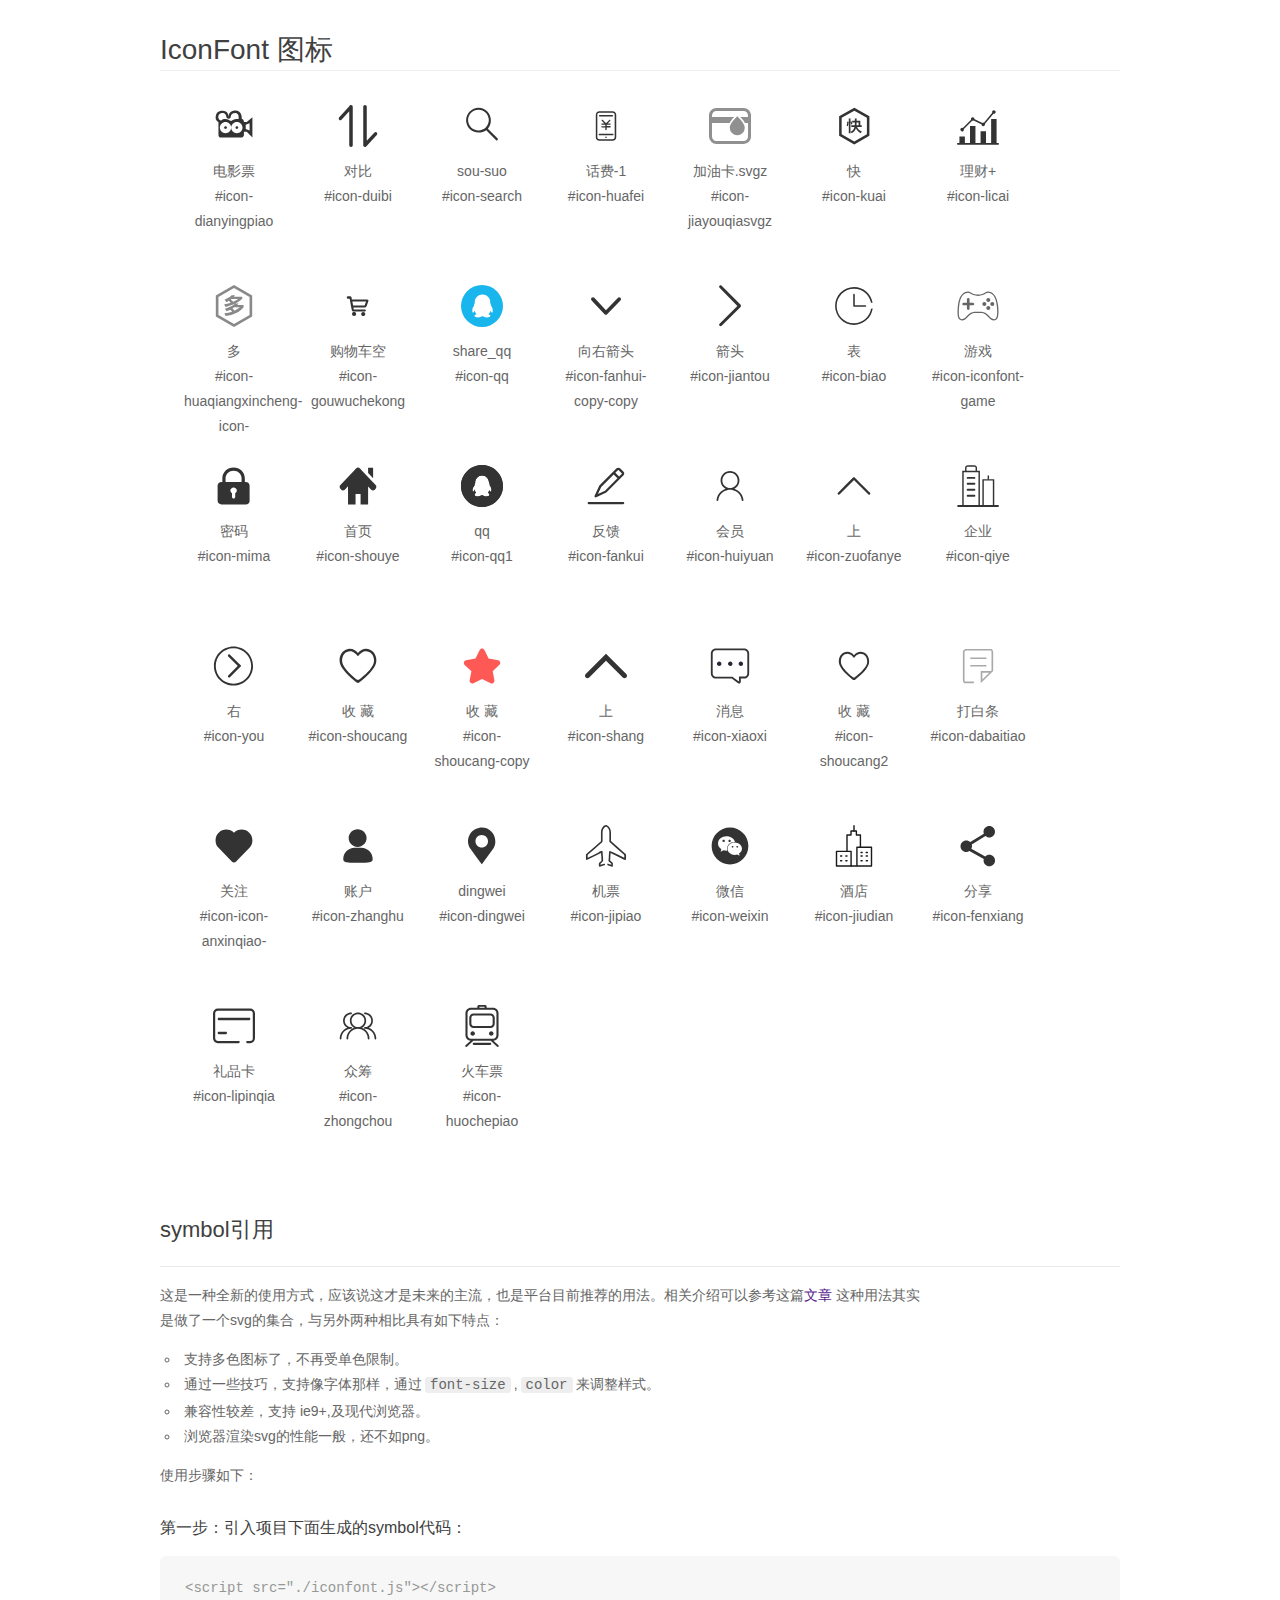
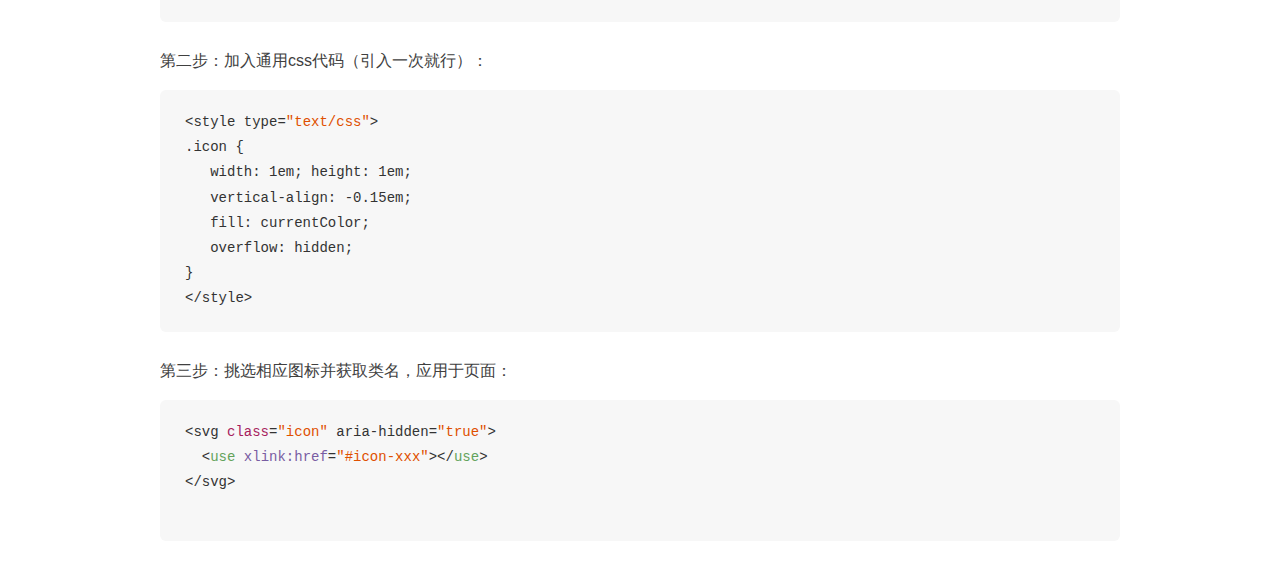
<file: sucai/font_648077_jd10nrld58a4te29/demo_symbol.html>
<!DOCTYPE html>
<html>
<head>
    <meta charset="utf-8"/>
    <title>IconFont</title>
    <link rel="stylesheet" href="demo.css">
    <script src="iconfont.js"></script>

    <style type="text/css">
        .icon {
          /* 通过设置 font-size 来改变图标大小 */
          width: 1em; height: 1em;
          /* 图标和文字相邻时，垂直对齐 */
          vertical-align: -0.15em;
          /* 通过设置 color 来改变 SVG 的颜色/fill */
          fill: currentColor;
          /* path 和 stroke 溢出 viewBox 部分在 IE 下会显示
             normalize.css 中也包含这行 */
          overflow: hidden;
        }

    </style>
</head>
<body>
    <div class="main markdown">
        <h1>IconFont 图标</h1>
        <ul class="icon_lists clear">
            
                <li>
                    <svg class="icon" aria-hidden="true">
                        <use xlink:href="#icon-dianyingpiao"></use>
                    </svg>
                    <div class="name">电影票</div>
                    <div class="fontclass">#icon-dianyingpiao</div>
                </li>
            
                <li>
                    <svg class="icon" aria-hidden="true">
                        <use xlink:href="#icon-duibi"></use>
                    </svg>
                    <div class="name">对比</div>
                    <div class="fontclass">#icon-duibi</div>
                </li>
            
                <li>
                    <svg class="icon" aria-hidden="true">
                        <use xlink:href="#icon-search"></use>
                    </svg>
                    <div class="name">sou-suo</div>
                    <div class="fontclass">#icon-search</div>
                </li>
            
                <li>
                    <svg class="icon" aria-hidden="true">
                        <use xlink:href="#icon-huafei"></use>
                    </svg>
                    <div class="name">话费-1</div>
                    <div class="fontclass">#icon-huafei</div>
                </li>
            
                <li>
                    <svg class="icon" aria-hidden="true">
                        <use xlink:href="#icon-jiayouqiasvgz"></use>
                    </svg>
                    <div class="name">加油卡.svgz</div>
                    <div class="fontclass">#icon-jiayouqiasvgz</div>
                </li>
            
                <li>
                    <svg class="icon" aria-hidden="true">
                        <use xlink:href="#icon-kuai"></use>
                    </svg>
                    <div class="name">快</div>
                    <div class="fontclass">#icon-kuai</div>
                </li>
            
                <li>
                    <svg class="icon" aria-hidden="true">
                        <use xlink:href="#icon-licai"></use>
                    </svg>
                    <div class="name">理财+</div>
                    <div class="fontclass">#icon-licai</div>
                </li>
            
                <li>
                    <svg class="icon" aria-hidden="true">
                        <use xlink:href="#icon-huaqiangxincheng-icon-"></use>
                    </svg>
                    <div class="name">多</div>
                    <div class="fontclass">#icon-huaqiangxincheng-icon-</div>
                </li>
            
                <li>
                    <svg class="icon" aria-hidden="true">
                        <use xlink:href="#icon-gouwuchekong"></use>
                    </svg>
                    <div class="name">购物车空</div>
                    <div class="fontclass">#icon-gouwuchekong</div>
                </li>
            
                <li>
                    <svg class="icon" aria-hidden="true">
                        <use xlink:href="#icon-qq"></use>
                    </svg>
                    <div class="name">share_qq</div>
                    <div class="fontclass">#icon-qq</div>
                </li>
            
                <li>
                    <svg class="icon" aria-hidden="true">
                        <use xlink:href="#icon-fanhui-copy-copy"></use>
                    </svg>
                    <div class="name">向右箭头</div>
                    <div class="fontclass">#icon-fanhui-copy-copy</div>
                </li>
            
                <li>
                    <svg class="icon" aria-hidden="true">
                        <use xlink:href="#icon-jiantou"></use>
                    </svg>
                    <div class="name">箭头</div>
                    <div class="fontclass">#icon-jiantou</div>
                </li>
            
                <li>
                    <svg class="icon" aria-hidden="true">
                        <use xlink:href="#icon-biao"></use>
                    </svg>
                    <div class="name">表</div>
                    <div class="fontclass">#icon-biao</div>
                </li>
            
                <li>
                    <svg class="icon" aria-hidden="true">
                        <use xlink:href="#icon-iconfont-game"></use>
                    </svg>
                    <div class="name">游戏</div>
                    <div class="fontclass">#icon-iconfont-game</div>
                </li>
            
                <li>
                    <svg class="icon" aria-hidden="true">
                        <use xlink:href="#icon-mima"></use>
                    </svg>
                    <div class="name">密码</div>
                    <div class="fontclass">#icon-mima</div>
                </li>
            
                <li>
                    <svg class="icon" aria-hidden="true">
                        <use xlink:href="#icon-shouye"></use>
                    </svg>
                    <div class="name">首页</div>
                    <div class="fontclass">#icon-shouye</div>
                </li>
            
                <li>
                    <svg class="icon" aria-hidden="true">
                        <use xlink:href="#icon-qq1"></use>
                    </svg>
                    <div class="name">qq</div>
                    <div class="fontclass">#icon-qq1</div>
                </li>
            
                <li>
                    <svg class="icon" aria-hidden="true">
                        <use xlink:href="#icon-fankui"></use>
                    </svg>
                    <div class="name">反馈</div>
                    <div class="fontclass">#icon-fankui</div>
                </li>
            
                <li>
                    <svg class="icon" aria-hidden="true">
                        <use xlink:href="#icon-huiyuan"></use>
                    </svg>
                    <div class="name">会员</div>
                    <div class="fontclass">#icon-huiyuan</div>
                </li>
            
                <li>
                    <svg class="icon" aria-hidden="true">
                        <use xlink:href="#icon-zuofanye"></use>
                    </svg>
                    <div class="name">上</div>
                    <div class="fontclass">#icon-zuofanye</div>
                </li>
            
                <li>
                    <svg class="icon" aria-hidden="true">
                        <use xlink:href="#icon-qiye"></use>
                    </svg>
                    <div class="name">企业</div>
                    <div class="fontclass">#icon-qiye</div>
                </li>
            
                <li>
                    <svg class="icon" aria-hidden="true">
                        <use xlink:href="#icon-you"></use>
                    </svg>
                    <div class="name">右</div>
                    <div class="fontclass">#icon-you</div>
                </li>
            
                <li>
                    <svg class="icon" aria-hidden="true">
                        <use xlink:href="#icon-shoucang"></use>
                    </svg>
                    <div class="name">收 藏</div>
                    <div class="fontclass">#icon-shoucang</div>
                </li>
            
                <li>
                    <svg class="icon" aria-hidden="true">
                        <use xlink:href="#icon-shoucang-copy"></use>
                    </svg>
                    <div class="name">收 藏</div>
                    <div class="fontclass">#icon-shoucang-copy</div>
                </li>
            
                <li>
                    <svg class="icon" aria-hidden="true">
                        <use xlink:href="#icon-shang"></use>
                    </svg>
                    <div class="name">上</div>
                    <div class="fontclass">#icon-shang</div>
                </li>
            
                <li>
                    <svg class="icon" aria-hidden="true">
                        <use xlink:href="#icon-xiaoxi"></use>
                    </svg>
                    <div class="name">消息</div>
                    <div class="fontclass">#icon-xiaoxi</div>
                </li>
            
                <li>
                    <svg class="icon" aria-hidden="true">
                        <use xlink:href="#icon-shoucang2"></use>
                    </svg>
                    <div class="name">收 藏</div>
                    <div class="fontclass">#icon-shoucang2</div>
                </li>
            
                <li>
                    <svg class="icon" aria-hidden="true">
                        <use xlink:href="#icon-dabaitiao"></use>
                    </svg>
                    <div class="name">打白条</div>
                    <div class="fontclass">#icon-dabaitiao</div>
                </li>
            
                <li>
                    <svg class="icon" aria-hidden="true">
                        <use xlink:href="#icon-icon-anxinqiao-"></use>
                    </svg>
                    <div class="name">关注</div>
                    <div class="fontclass">#icon-icon-anxinqiao-</div>
                </li>
            
                <li>
                    <svg class="icon" aria-hidden="true">
                        <use xlink:href="#icon-zhanghu"></use>
                    </svg>
                    <div class="name">账户</div>
                    <div class="fontclass">#icon-zhanghu</div>
                </li>
            
                <li>
                    <svg class="icon" aria-hidden="true">
                        <use xlink:href="#icon-dingwei"></use>
                    </svg>
                    <div class="name">dingwei</div>
                    <div class="fontclass">#icon-dingwei</div>
                </li>
            
                <li>
                    <svg class="icon" aria-hidden="true">
                        <use xlink:href="#icon-jipiao"></use>
                    </svg>
                    <div class="name">机票</div>
                    <div class="fontclass">#icon-jipiao</div>
                </li>
            
                <li>
                    <svg class="icon" aria-hidden="true">
                        <use xlink:href="#icon-weixin"></use>
                    </svg>
                    <div class="name">微信</div>
                    <div class="fontclass">#icon-weixin</div>
                </li>
            
                <li>
                    <svg class="icon" aria-hidden="true">
                        <use xlink:href="#icon-jiudian"></use>
                    </svg>
                    <div class="name">酒店</div>
                    <div class="fontclass">#icon-jiudian</div>
                </li>
            
                <li>
                    <svg class="icon" aria-hidden="true">
                        <use xlink:href="#icon-fenxiang"></use>
                    </svg>
                    <div class="name">分享</div>
                    <div class="fontclass">#icon-fenxiang</div>
                </li>
            
                <li>
                    <svg class="icon" aria-hidden="true">
                        <use xlink:href="#icon-lipinqia"></use>
                    </svg>
                    <div class="name">礼品卡</div>
                    <div class="fontclass">#icon-lipinqia</div>
                </li>
            
                <li>
                    <svg class="icon" aria-hidden="true">
                        <use xlink:href="#icon-zhongchou"></use>
                    </svg>
                    <div class="name">众筹</div>
                    <div class="fontclass">#icon-zhongchou</div>
                </li>
            
                <li>
                    <svg class="icon" aria-hidden="true">
                        <use xlink:href="#icon-huochepiao"></use>
                    </svg>
                    <div class="name">火车票</div>
                    <div class="fontclass">#icon-huochepiao</div>
                </li>
            
        </ul>


        <h2 id="symbol-">symbol引用</h2>
        <hr>

        <p>这是一种全新的使用方式，应该说这才是未来的主流，也是平台目前推荐的用法。相关介绍可以参考这篇<a href="">文章</a>
        这种用法其实是做了一个svg的集合，与另外两种相比具有如下特点：</p>
        <ul>
          <li>支持多色图标了，不再受单色限制。</li>
          <li>通过一些技巧，支持像字体那样，通过<code>font-size</code>,<code>color</code>来调整样式。</li>
          <li>兼容性较差，支持 ie9+,及现代浏览器。</li>
          <li>浏览器渲染svg的性能一般，还不如png。</li>
        </ul>
        <p>使用步骤如下：</p>
        <h3 id="-symbol-">第一步：引入项目下面生成的symbol代码：</h3>
        <pre><code class="lang-js hljs javascript"><span class="hljs-comment">&lt;script src="./iconfont.js"&gt;&lt;/script&gt;</span></code></pre>
        <h3 id="-css-">第二步：加入通用css代码（引入一次就行）：</h3>
        <pre><code class="lang-js hljs javascript">&lt;style type=<span class="hljs-string">"text/css"</span>&gt;
.icon {
   width: <span class="hljs-number">1</span>em; height: <span class="hljs-number">1</span>em;
   vertical-align: <span class="hljs-number">-0.15</span>em;
   fill: currentColor;
   overflow: hidden;
}
&lt;<span class="hljs-regexp">/style&gt;</span></code></pre>
        <h3 id="-">第三步：挑选相应图标并获取类名，应用于页面：</h3>
        <pre><code class="lang-js hljs javascript">&lt;svg <span class="hljs-class"><span class="hljs-keyword">class</span></span>=<span class="hljs-string">"icon"</span> aria-hidden=<span class="hljs-string">"true"</span>&gt;<span class="xml"><span class="hljs-tag">
  &lt;<span class="hljs-name">use</span> <span class="hljs-attr">xlink:href</span>=<span class="hljs-string">"#icon-xxx"</span>&gt;</span><span class="hljs-tag">&lt;/<span class="hljs-name">use</span>&gt;</span>
</span>&lt;<span class="hljs-regexp">/svg&gt;
        </span></code></pre>
    </div>
</body>
</html>
</file>
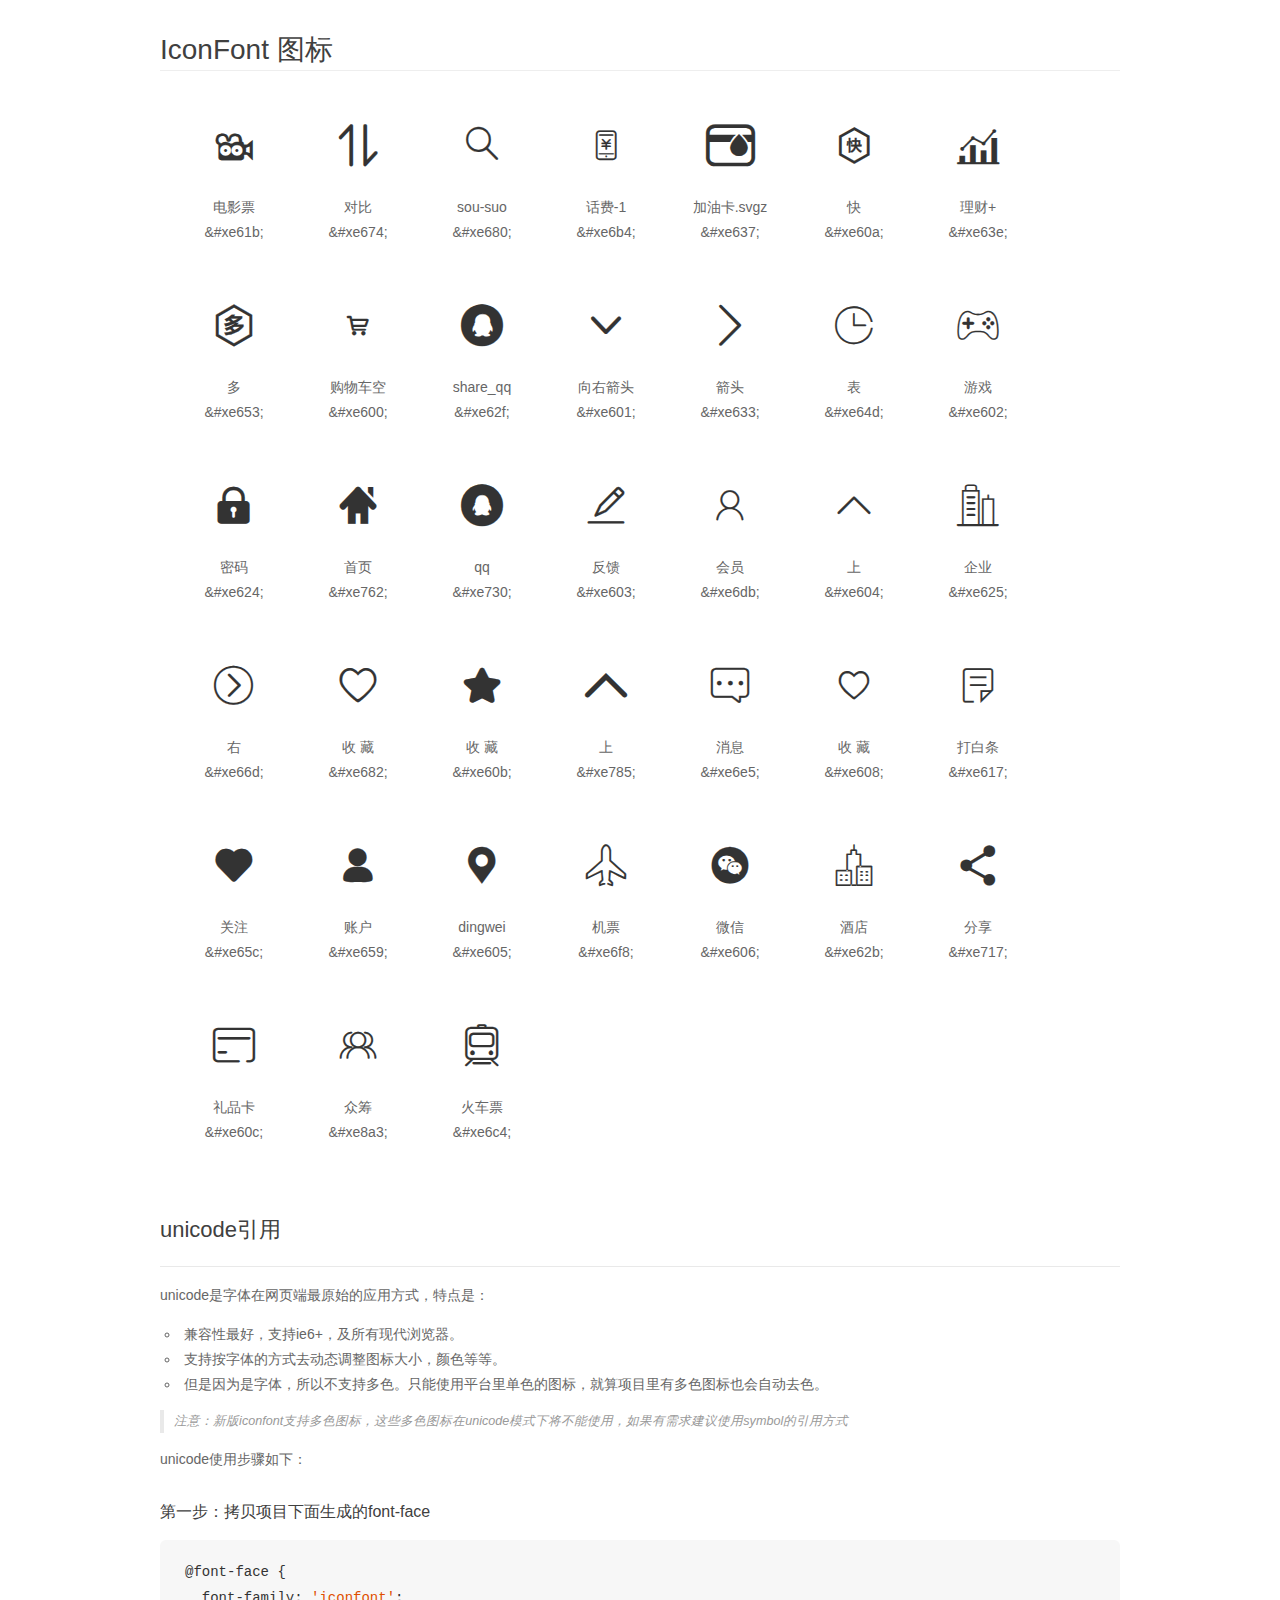
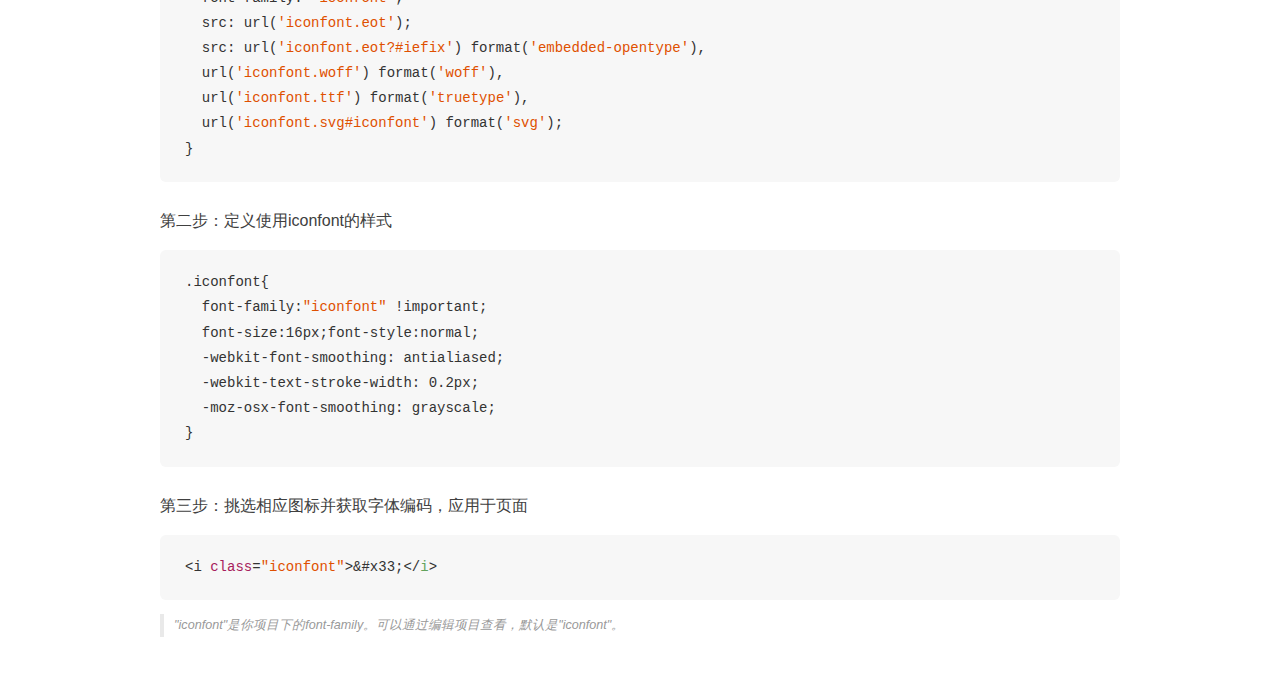
<file: sucai/font_648077_jd10nrld58a4te29/demo_unicode.html>
<!DOCTYPE html>
<html>
<head>
    <meta charset="utf-8"/>
    <title>IconFont</title>
    <link rel="stylesheet" href="demo.css">

    <style type="text/css">

        @font-face {font-family: "iconfont";
          src: url('iconfont.eot'); /* IE9*/
          src: url('iconfont.eot#iefix') format('embedded-opentype'), /* IE6-IE8 */
          url('iconfont.woff') format('woff'), /* chrome, firefox */
          url('iconfont.ttf') format('truetype'), /* chrome, firefox, opera, Safari, Android, iOS 4.2+*/
          url('iconfont.svg#iconfont') format('svg'); /* iOS 4.1- */
        }

        .iconfont {
          font-family:"iconfont" !important;
          font-size:16px;
          font-style:normal;
          -webkit-font-smoothing: antialiased;
          -webkit-text-stroke-width: 0.2px;
          -moz-osx-font-smoothing: grayscale;
        }

    </style>
</head>
<body>
    <div class="main markdown">
        <h1>IconFont 图标</h1>
        <ul class="icon_lists clear">
            
                <li>
                <i class="icon iconfont">&#xe61b;</i>
                    <div class="name">电影票</div>
                    <div class="code">&amp;#xe61b;</div>
                </li>
            
                <li>
                <i class="icon iconfont">&#xe674;</i>
                    <div class="name">对比</div>
                    <div class="code">&amp;#xe674;</div>
                </li>
            
                <li>
                <i class="icon iconfont">&#xe680;</i>
                    <div class="name">sou-suo</div>
                    <div class="code">&amp;#xe680;</div>
                </li>
            
                <li>
                <i class="icon iconfont">&#xe6b4;</i>
                    <div class="name">话费-1</div>
                    <div class="code">&amp;#xe6b4;</div>
                </li>
            
                <li>
                <i class="icon iconfont">&#xe637;</i>
                    <div class="name">加油卡.svgz</div>
                    <div class="code">&amp;#xe637;</div>
                </li>
            
                <li>
                <i class="icon iconfont">&#xe60a;</i>
                    <div class="name">快</div>
                    <div class="code">&amp;#xe60a;</div>
                </li>
            
                <li>
                <i class="icon iconfont">&#xe63e;</i>
                    <div class="name">理财+</div>
                    <div class="code">&amp;#xe63e;</div>
                </li>
            
                <li>
                <i class="icon iconfont">&#xe653;</i>
                    <div class="name">多</div>
                    <div class="code">&amp;#xe653;</div>
                </li>
            
                <li>
                <i class="icon iconfont">&#xe600;</i>
                    <div class="name">购物车空</div>
                    <div class="code">&amp;#xe600;</div>
                </li>
            
                <li>
                <i class="icon iconfont">&#xe62f;</i>
                    <div class="name">share_qq</div>
                    <div class="code">&amp;#xe62f;</div>
                </li>
            
                <li>
                <i class="icon iconfont">&#xe601;</i>
                    <div class="name">向右箭头</div>
                    <div class="code">&amp;#xe601;</div>
                </li>
            
                <li>
                <i class="icon iconfont">&#xe633;</i>
                    <div class="name">箭头</div>
                    <div class="code">&amp;#xe633;</div>
                </li>
            
                <li>
                <i class="icon iconfont">&#xe64d;</i>
                    <div class="name">表</div>
                    <div class="code">&amp;#xe64d;</div>
                </li>
            
                <li>
                <i class="icon iconfont">&#xe602;</i>
                    <div class="name">游戏</div>
                    <div class="code">&amp;#xe602;</div>
                </li>
            
                <li>
                <i class="icon iconfont">&#xe624;</i>
                    <div class="name">密码</div>
                    <div class="code">&amp;#xe624;</div>
                </li>
            
                <li>
                <i class="icon iconfont">&#xe762;</i>
                    <div class="name">首页</div>
                    <div class="code">&amp;#xe762;</div>
                </li>
            
                <li>
                <i class="icon iconfont">&#xe730;</i>
                    <div class="name">qq</div>
                    <div class="code">&amp;#xe730;</div>
                </li>
            
                <li>
                <i class="icon iconfont">&#xe603;</i>
                    <div class="name">反馈</div>
                    <div class="code">&amp;#xe603;</div>
                </li>
            
                <li>
                <i class="icon iconfont">&#xe6db;</i>
                    <div class="name">会员</div>
                    <div class="code">&amp;#xe6db;</div>
                </li>
            
                <li>
                <i class="icon iconfont">&#xe604;</i>
                    <div class="name">上</div>
                    <div class="code">&amp;#xe604;</div>
                </li>
            
                <li>
                <i class="icon iconfont">&#xe625;</i>
                    <div class="name">企业</div>
                    <div class="code">&amp;#xe625;</div>
                </li>
            
                <li>
                <i class="icon iconfont">&#xe66d;</i>
                    <div class="name">右</div>
                    <div class="code">&amp;#xe66d;</div>
                </li>
            
                <li>
                <i class="icon iconfont">&#xe682;</i>
                    <div class="name">收 藏</div>
                    <div class="code">&amp;#xe682;</div>
                </li>
            
                <li>
                <i class="icon iconfont">&#xe60b;</i>
                    <div class="name">收 藏</div>
                    <div class="code">&amp;#xe60b;</div>
                </li>
            
                <li>
                <i class="icon iconfont">&#xe785;</i>
                    <div class="name">上</div>
                    <div class="code">&amp;#xe785;</div>
                </li>
            
                <li>
                <i class="icon iconfont">&#xe6e5;</i>
                    <div class="name">消息</div>
                    <div class="code">&amp;#xe6e5;</div>
                </li>
            
                <li>
                <i class="icon iconfont">&#xe608;</i>
                    <div class="name">收 藏</div>
                    <div class="code">&amp;#xe608;</div>
                </li>
            
                <li>
                <i class="icon iconfont">&#xe617;</i>
                    <div class="name">打白条</div>
                    <div class="code">&amp;#xe617;</div>
                </li>
            
                <li>
                <i class="icon iconfont">&#xe65c;</i>
                    <div class="name">关注</div>
                    <div class="code">&amp;#xe65c;</div>
                </li>
            
                <li>
                <i class="icon iconfont">&#xe659;</i>
                    <div class="name">账户</div>
                    <div class="code">&amp;#xe659;</div>
                </li>
            
                <li>
                <i class="icon iconfont">&#xe605;</i>
                    <div class="name">dingwei</div>
                    <div class="code">&amp;#xe605;</div>
                </li>
            
                <li>
                <i class="icon iconfont">&#xe6f8;</i>
                    <div class="name">机票</div>
                    <div class="code">&amp;#xe6f8;</div>
                </li>
            
                <li>
                <i class="icon iconfont">&#xe606;</i>
                    <div class="name">微信</div>
                    <div class="code">&amp;#xe606;</div>
                </li>
            
                <li>
                <i class="icon iconfont">&#xe62b;</i>
                    <div class="name">酒店</div>
                    <div class="code">&amp;#xe62b;</div>
                </li>
            
                <li>
                <i class="icon iconfont">&#xe717;</i>
                    <div class="name">分享</div>
                    <div class="code">&amp;#xe717;</div>
                </li>
            
                <li>
                <i class="icon iconfont">&#xe60c;</i>
                    <div class="name">礼品卡</div>
                    <div class="code">&amp;#xe60c;</div>
                </li>
            
                <li>
                <i class="icon iconfont">&#xe8a3;</i>
                    <div class="name">众筹</div>
                    <div class="code">&amp;#xe8a3;</div>
                </li>
            
                <li>
                <i class="icon iconfont">&#xe6c4;</i>
                    <div class="name">火车票</div>
                    <div class="code">&amp;#xe6c4;</div>
                </li>
            
        </ul>
        <h2 id="unicode-">unicode引用</h2>
        <hr>

        <p>unicode是字体在网页端最原始的应用方式，特点是：</p>
        <ul>
        <li>兼容性最好，支持ie6+，及所有现代浏览器。</li>
        <li>支持按字体的方式去动态调整图标大小，颜色等等。</li>
        <li>但是因为是字体，所以不支持多色。只能使用平台里单色的图标，就算项目里有多色图标也会自动去色。</li>
        </ul>
        <blockquote>
        <p>注意：新版iconfont支持多色图标，这些多色图标在unicode模式下将不能使用，如果有需求建议使用symbol的引用方式</p>
        </blockquote>
        <p>unicode使用步骤如下：</p>
        <h3 id="-font-face">第一步：拷贝项目下面生成的font-face</h3>
        <pre><code class="lang-js hljs javascript">@font-face {
  font-family: <span class="hljs-string">'iconfont'</span>;
  src: url(<span class="hljs-string">'iconfont.eot'</span>);
  src: url(<span class="hljs-string">'iconfont.eot?#iefix'</span>) format(<span class="hljs-string">'embedded-opentype'</span>),
  url(<span class="hljs-string">'iconfont.woff'</span>) format(<span class="hljs-string">'woff'</span>),
  url(<span class="hljs-string">'iconfont.ttf'</span>) format(<span class="hljs-string">'truetype'</span>),
  url(<span class="hljs-string">'iconfont.svg#iconfont'</span>) format(<span class="hljs-string">'svg'</span>);
}
</code></pre>
        <h3 id="-iconfont-">第二步：定义使用iconfont的样式</h3>
        <pre><code class="lang-js hljs javascript">.iconfont{
  font-family:<span class="hljs-string">"iconfont"</span> !important;
  font-size:<span class="hljs-number">16</span>px;font-style:normal;
  -webkit-font-smoothing: antialiased;
  -webkit-text-stroke-width: <span class="hljs-number">0.2</span>px;
  -moz-osx-font-smoothing: grayscale;
}
</code></pre>
        <h3 id="-">第三步：挑选相应图标并获取字体编码，应用于页面</h3>
        <pre><code class="lang-js hljs javascript">&lt;i <span class="hljs-class"><span class="hljs-keyword">class</span></span>=<span class="hljs-string">"iconfont"</span>&gt;&amp;#x33;<span class="xml"><span class="hljs-tag">&lt;/<span class="hljs-name">i</span>&gt;</span></span></code></pre>

        <blockquote>
        <p>"iconfont"是你项目下的font-family。可以通过编辑项目查看，默认是"iconfont"。</p>
        </blockquote>
    </div>


</body>
</html>
</file>
<file: css/iconfont.css>
@font-face {font-family: "iconfont";
  src: url('iconfont.eot?t=1524919944720'); /* IE9*/
  src: url('iconfont.eot?t=1524919944720#iefix') format('embedded-opentype'), /* IE6-IE8 */
  url('[data-uri]') format('woff'),
  url('iconfont.ttf?t=1524919944720') format('truetype'), /* chrome, firefox, opera, Safari, Android, iOS 4.2+*/
  url('iconfont.svg?t=1524919944720#iconfont') format('svg'); /* iOS 4.1- */
}

.iconfont {
  font-family:"iconfont" !important;
  font-size:16px;
  font-style:normal;
  -webkit-font-smoothing: antialiased;
  -moz-osx-font-smoothing: grayscale;
}

.icon-dianyingpiao:before { content: "\e61b"; }

.icon-duibi:before { content: "\e674"; }

.icon-search:before { content: "\e680"; }

.icon-huafei:before { content: "\e6b4"; }

.icon-jiayouqiasvgz:before { content: "\e637"; }

.icon-kuai:before { content: "\e60a"; }

.icon-licai:before { content: "\e63e"; }

.icon-huaqiangxincheng-icon-:before { content: "\e653"; }

.icon-gouwuchekong:before { content: "\e600"; }

.icon-qq:before { content: "\e62f"; }

.icon-fanhui-copy-copy:before { content: "\e601"; }

.icon-jiantou:before { content: "\e633"; }

.icon-biao:before { content: "\e64d"; }

.icon-iconfont-game:before { content: "\e602"; }

.icon-mima:before { content: "\e624"; }

.icon-shouye:before { content: "\e762"; }

.icon-qq1:before { content: "\e730"; }

.icon-fankui:before { content: "\e603"; }

.icon-huiyuan:before { content: "\e6db"; }

.icon-zuofanye:before { content: "\e604"; }

.icon-qiye:before { content: "\e625"; }

.icon-you:before { content: "\e66d"; }

.icon-shoucang:before { content: "\e682"; }

.icon-shoucang-copy:before { content: "\e60b"; }

.icon-shang:before { content: "\e785"; }

.icon-xiaoxi:before { content: "\e6e5"; }

.icon-shoucang2:before { content: "\e608"; }

.icon-dabaitiao:before { content: "\e617"; }

.icon-icon-anxinqiao-:before { content: "\e65c"; }

.icon-zhanghu:before { content: "\e659"; }

.icon-dingwei:before { content: "\e605"; }

.icon-jipiao:before { content: "\e6f8"; }

.icon-weixin:before { content: "\e606"; }

.icon-jiudian:before { content: "\e62b"; }

.icon-fenxiang:before { content: "\e717"; }

.icon-lipinqia:before { content: "\e60c"; }

.icon-zhongchou:before { content: "\e8a3"; }

.icon-huochepiao:before { content: "\e6c4"; }
</file>
<file: css/index.css>
.banner-c {
	margin-right: 10px;
}


#img li {
	display: none;
}

#img .active {
	display: block;
}

#lun {
	width: 590px;
	height: 470px;
	border: 1px solid red;
	margin: 0 auto;
	margin-top: 10px;
	position: relative;
}

#img li {
	display: none;
}

#img .active {
	display: block;
}

#num {
	width: 200px;
	height: 25px;
	position: absolute;
	bottom: 0;
	left: 20px;
	opacity: 0.6;
}

#num li {
	float: left;
}

#num li span {
    position: relative;
    display: inline-block;
    width: 16px;
    height: 16px;
    margin-right: 1px;
    -moz-border-radius: 50%;
    border-radius: 50%;
}
#num li span:after{
	content: "";
    display: block;
    position: absolute;
    left: 4px;
    top: 4px;
    width: 6px;
    height: 6px;
    -moz-border-radius: 50%;
    border-radius: 50%;
    border: 2px solid #b9beba;
	border-color: hsla(0,0%,100%,.4);    
}
#num li span.active_num {
	width: 18px;
	height:18px;
	 background: hsla(0,0%,100%,.2);
}
#num li span.active_num:after{
	
	background: #fff;
}
#num li span {
	cursor: pointer;
}

#left,
#right {
	width: 24px;
	height: 40px;
	background-color: rgba(0,0,0,.2);
    color: hsla(0,0%,100%,.4);
	text-align: center;
	line-height: 40px;
	font-size: 25px;
	opacity: 0.6;
	position: absolute;
	top: 190px;
	display: none;
	cursor: pointer;
}

#left {
	left: 0;
}

#right {
	right: 0;
}

#div1 {
	width: 100px;
	position: fixed;
	right: -64px;
	bottom: 0;
	display: none;
}

#div1 a i {
	width: 34px;
	height: 35px;
	margin-left: 1px;
	position: relative;
	z-index: 2;
	background-color: #7a6e6e;
	background-image: url(../img/toolbars.png);
	display: inline-block;
	background-repeat: no-repeat;
	background-position: -50px -250px;
}

.top-gg {
	width: 100%;
	background-color: #ff5a8e;
}

.top-gg .gg-img {
	position: relative;
}

.top-gg .gg-img span.close {
	position: absolute;
	top: 5px;
	right: 5px;
	cursor: pointer;
	width: 20px;
	line-height: 20px;
	font-weight: bold;
	font-size: 14px;
	color: #FFF;
	background: rgb(45, 45, 45);
	opacity: .3;
	text-align: center;
}

.jdms {
	position: relative;
	width: 190px;
	height: 275px;
	background: #e83632;
}

.jdms div {
	color: #fff;
}

.jdms div.cn-ms {
	position: absolute;
	/* font-family: 'fzzxh'; */
	left: 0;
	width: 100%;
	text-align: center;
	top: 42px;
	/* font-size: 36px; */
	font-size: 34px;
}

.jdms div.en-ms {
	position: absolute;
	left: 0;
	width: 100%;
	text-align: center;
	top: 90px;
	color: #f19999;
	color: rgba(255, 255, 255, 0.5);
	font-size: 20px;
}

.jdms div.txt-djs {
	position: absolute;
	left: 0;
	width: 100%;
	text-align: center;
	top: 170px;
	font-size: 16px;
}

.jdms div.ms-djs {
	position: absolute;
	top: 212px;
	left: 30px;
	height: 40px;
}

.jdms div.ms-djs div {
	position: relative;
	float: left;
	width: 40px;
	height: 40px;
	text-align: center;
	background-color: #2f3430;
	margin-right: 5px;
}

.jdms div.ms-djs div span {
	position: relative;
	line-height: 40px;
	font-weight: bold;
	font-size: 20px;
}
.huadong{
	width:804px;
	overflow: hidden;
}
.dong{
    width: 2004px;
    overflow: hidden;
    height: 275px;
    transition: all 5s;
}
.cols-01 {
	margin-bottom: 30px;
}


/*京东秒杀*/

.cols-02 {
	background: #fff;
	margin-bottom: 30px;
}

.cols-02 .ms-list .list {
	width: 200px;
	height: 275px;
	position: relative;
	border-right: 1px solid #f0f0f0;
}

.cols-02 .ms-list .list a {
	position: relative;
	display: block;
	width: 190px;
	height: 275px;
	text-align: center;
	margin: auto;
}

.cols-02 .ms-list .list .list-top {
	position: absolute;
	width: 140px;
	height: 140px;
	left: 50%;
	margin-left: -70px;
	top: 40px;
}

.cols-02 .ms-list .list p {
	position: absolute;
	top: 190px;
	left: 6px;
	width: 160px;
	padding: 0 15px;
	line-height: 30px;
	text-overflow: ellipsis;
	overflow: hidden;
	white-space: nowrap;
	font-size: 12px;
	color: #666;
}

.cols-02 .ms-list .list .list-bot {
	position: absolute;
	left: 15px;
	top: 230px;
	width: 160px;
	height: 20px;
	padding: 1px;
	background: #e6382f;
	line-height: 20px;
}

.cols-02 .ms-list .list .list-bot span.sp-l {
	float: left;
	width: 80px;
	height: 20px;
	text-align: center;
	color: #fff;
	font-size: 14px;
	font-weight: bold;
}

.cols-02 .ms-list .list .list-bot span.sp-r {
	float: left;
	width: 80px;
	height: 20px;
	background: #fff;
	text-align: center;
	color: #b7bcb8;
	font-size: 12px;
	text-decoration: line-through;
}

.cols-02 .ms-list .sk-chn {
	position: relative;
	float: left;
	width: 180px;
	height: 260px;
	padding: 8px;
}


/*<!--排行榜 会买专辑 领券中心-->*/

.cols-03 .left,
.cols-03 .con,
.cols-03 .right {
	width: 390px;
	height: 450px;
	margin: 0 10px 30px 0;
	background: #fff;
}

.cols-08 .left,
.cols-08 .con,
.cols-08 .right {
	background: #fff;
	height: 330px;
	margin-bottom: 10px;
	overflow: hidden;
	width: 390px;
	margin: 0 10px 30px 0;
}

.cols-03 .right,
.cols-08 .right {
	margin-right: 0;
}

.cols-08 .left .box-bd a,
.cols-08 .right .box-bd a {
	position: relative;
	display: block;
	width: 350px;
	height: 250px;
	margin: auto;
}

.cols-03 .left .head,
.cols-03 .con .head,
.cols-03 .right .head,
.cols-08 .left .head,
.cols-08 .right .head {
	height: 60px;
	padding: 0 20px;
}

.cols-03 .left .head a,
.cols-03 .con .head a,
.cols-03 .right .head a,
.cols-08 .left .head a,
.cols-08 .right .head a {
	display: inline-block;
	position: relative;
	height: 40px;
	margin: 8px 0 0 0;
}

.cols-03 .left .head a i,
.cols-03 .con .head a i,
.cols-03 .right .head a i,
.cols-08 .left .head a i,
.cols-08 .right .head a i {
	float: left;
	font-size: 24px;
	position: relative;
	top: 11px;
	left: 4px;
	color: red;
}

.cols-03 .left .head h3,
.cols-03 .con .head h3,
.cols-03 .right .head h3,
.cols-08 .left .head h3,
.cols-08 .right .head h3 {
	float: left;
	font-weight: normal;
	font-size: 22px;
	color: #222;
	line-height: 44px;
}

.cols-03 .left .head span,
.cols-03 .con .head span,
.cols-03 .right .head span,
.cols-08 .left .head span,
.cols-08 .right .head span {
	float: left;
	font-size: 14px;
	color: #999;
	height: 20px;
	line-height: 20px;
	margin: 12px 0 0 10px;
}

.cols-03 .left .nav {
	height: 34px;
	line-height: 34px;
	text-align: center;
	background: #f7f7f7;
}

.cols-03 .left .nav div {
	float: left;
	width: 78px;
	cursor: pointer;
	white-space: nowrap;
	text-align: center;
	font-size: 12px;
	color: #666;
}

.cols-03 .left .nav .nav-list a {
	color: #666;
}

.cols-03 .left .slider,
.cols-03 .con .slider,
.cols-03 .right .box-bd .box-pd {
	margin: 0 20px;
}


/*tab样式*/

.tab-body {
	position: relative;
}

.tab-body .tab-body-item {
	display: none;
}

.cols-03 .left .foot .tab-body .show {
	display: block;
}

.tab-body .tab-body-item .slider .slider-box {
	width: 780px;
	transition: all 1s;
}

.tab-body .tab-body-item .slider .slider-list-one {
	width: 350px;
}

.tab-body .tab-body-item .slider .slider-list-two {
	position: absolute;
	top: 0;
	left: 390px;
	display: none;
	width: 350px;
}

.cols-03 .left .slider .one a {
	position: relative;
	display: block;
	height: 107px;
}

.cols-03 .left .slider .one a .img-box {
	float: left;
	width: 80px;
	height: 80px;
	margin-top: 15px;
}

.cols-03 .left .slider .one a span.num {
	float: left;
	width: 30px;
	height: 40px;
	margin: 36px 0 0 10px;
	line-height: 40px;
	font-size: 32px;
	text-align: center;
}

.cols-03 .left .slider .one a span.color-two {
	color: #ed713d;
}

.cols-03 .left .slider .one a span.color-three {
	color: #feb185;
}

.cols-03 .left .slider .one a span.decoration {
	display: block;
	margin-left: 125px;
	padding-top: 40px;
	height: 32px;
	line-height: 16px;
	font-size: 12px;
	overflow: hidden;
	color: #333;
}

.cols-03 .slider .slider-list-box {
	border-bottom: 1px solid #f5f5f5;
	height: 321px;
	overflow: hidden;
}

.cols-03 .slider .slider-list-dian {
	position: absolute;
	left: 50%;
	bottom: -26px;
	font-size: 0;
	text-align: center;
}

.cols-03 .slider .slider-list-dian i {
	position: relative;
	display: inline-block;
	width: 16px;
	height: 16px;
	margin-right: 1px;
	-moz-border-radius: 50%;
	border-radius: 50%;
}


/*
 	.cols-03 .slider .slider-list-dian i:first-child{
    	background-color:#fdd9dd;
    }
.cols-03 .slider .slider-list-dian i:first-child:after{
	    background-color:#eb3436;
	    border: 2px solid transparent;
}
 */

.cols-03 .slider .slider-list-dian i.active {
	background-color: #fdd9dd;
}

.cols-03 .slider .slider-list-dian i.active:after {
	background-color: #eb3436;
	border: 2px solid transparent;
}

.cols-03 .slider .slider-list-dian i:after {
	content: "";
	display: block;
	position: absolute;
	top: 3px;
	left: 3px;
	width: 6px;
	height: 6px;
	border-radius: 50%;
	border: 2px solid #b9beba;
}

.cols-03 .con .slider .list-item {
	display: inline-block;
	width: 105px;
	height: 105px;
	margin: 0 4px;
	background: #fff;
	overflow: hidden;
	line-height: 105px;
}

.cols-03 .con .box-bd .slider .slider-wapper a {
	position: relative;
	display: block;
	height: 355px
}

.cols-03 .con .box-bd .slider .slider-wapper a .list-bot h3 {
	height: 58px;
	line-height: 58px;
	font-size: 18px;
	text-align: center;
	color: #222;
}

.cols-03 .con .box-bd .slider .slider-wapper a .list-bot>div.text {
	font-size: 14px;
	height: 36px;
	line-height: 18px;
	margin: 0 auto 0;
	text-align: center;
	overflow: hidden;
	color: #666;
}

.cols-03 .right .box-bd {
	position: relative;
}

.cols-03 .right .box-bd .slider-list-box {
	height: 350px;
	overflow: hidden;
}

.cols-03 .right .box-bd .slider-list-box .r-slider-box {
	width: 700px;
	transition: all 1s;
}

.cols-03 .right .box-bd .slider-list-box .r-slider-box .r-slider-list-one {
	width: 350px;
}

.cols-03 .right .box-bd .slider-list-box .r-slider-box .r-slider-list-two {
	position: absolute;
	top: 0;
	left: 350px;
	display: none;
	width: 350px;
}

.cols-03 .right .box-bd .box-pd .box-img {
	float: left;
	margin: 14px 0 0 10px;
	width: 70px;
	height: 70px;
	padding: 10px;
	-moz-border-radius: 50%;
	border-radius: 50%;
	background: #fff;
}

.cols-03 .right .box-bd .box-pd .one {
	position: relative;
	-moz-border-radius: 6px;
	border-radius: 6px;
	overflow: hidden;
	background: #f6f6f6;
}

.cols-03 .right .box-bd .box-pd .info {
	padding-top: 15px;
	margin: 0 72px 0 110px;
}

.cols-03 .right .box-bd .box-pd .info div.price {
	font-size: 34px;
	color: #e33333;
	font-family: 'impact';
}

.cols-03 .right .box-bd .box-pd .info div.mj {
	color: #b1b3b0;
	font-size: 14px;
	line-height: 24px;
	height: 24px;
	overflow: hidden;
	white-space: nowrap;
	-o-text-overflow: ellipsis;
	text-overflow: ellipsis;
	white-space: nowrap;
	overflow: hidden;
	text-overflow: ellipsis;
}

.cols-03 .right .box-bd .box-pd .info div.js {
	color: #767b77;
	font-size: 14px;
	line-height: 24px;
	height: 24px;
	overflow: hidden;
	white-space: nowrap;
	-o-text-overflow: ellipsis;
	text-overflow: ellipsis;
	white-space: nowrap;
	overflow: hidden;
	text-overflow: ellipsis;
}

.cols-03 .right .box-bd .box-pd .info div.price span {
	font-size: 20px;
}

.cols-03 .right .box-bd .box-pd .one-right {
	height: 100%;
	line-height: 118px;
	margin-right: 34px;
	font-size: 12px;
	color: #333;
}

.cols-03 .right .box-bd .box-pd .one-right .more {
	display: inline-block;
	width: 1px;
	line-height: 15px;
	vertical-align: middle;
}

.cols-03 .right .box-pd .list-one div:nth-child(2) {
	background: #eeefed;
}


/*me 发现好货 会逛*/

.m2-left {
	float: left;
	margin-top: 25px;
	width: 390px;
	height: 408px;
	background: white;
	margin: 0 10px 30px 0;
}

.m2l-top {
	width: 354px;
	height: 58px;
	line-height: 58px;
}

.m2lt-left {
	float: left;
}

.m2lt-left h2 {
	margin-left: 16px;
}

.m2lt-center {
	float: left;
	width: 26px;
	height: 26px;
	line-height: 26px;
	text-align: center;
	color: #f20b01;
	border: 1px solid #f20b01;
	border-radius: 50%;
	margin-top: 14px;
	margin-left: 8px;
}

.m2lt-center a {
	color: #f20b01;
}

.m2lt-center :hover {
	float: left;
	width: 26px;
	height: 26px;
	line-height: 26px;
	text-align: center;
	color: white;
	background: #f20b01;
	border: 1px solid #f20b01;
	border-radius: 50%;
}

.m2lt-right span a {
	font-size: 14px;
	margin-left: 14px;
	color: black;
}

.m2lt-right span a:hover {
	color: #f20b01;
}

.m2l-middle {
	clear: both;
}

.m2l-middle {
	width: 335px;
	height: 24px;
	line-height: 24px;
	background: #f1f3f0;
}

.m2l-middle ul {
	margin-left: 10px;
}

.m2l-middle ul li {
	height: 24px;
	line-height: 24px;
	font-size: 14px;
	margin-left: 14px;
	float: left;
}

.m2l-middle ul li:hover {
	color: white;
	background: #f20b01;
}

.m2l-middle ul li a {
	color: black;
}

.m2l-middle ul li a:hover {
	color: white;
	background: #f20b01;
}

.m2l-bottom {
	clear: both;
}

.m2lb-top {
	width: 354px;
	height: 98px;
	margin-top: 10px;
}

.m2lbt-left {
	float: left;
	margin-left: 10px;
}

.m2lbt-center {
	float: left;
	margin-left: 10px;
}

.m2lbt-center h1 {
	float: left;
	height: 98px;
	line-height: 80px;
	color: red;
	font-weight: bold;
}

.m2lbt-right {
	float: left;
	width: 200px;
	height: 26px;
	line-height: 20px;
	font-size: 12px;
	margin-top: 20px;
	margin-left: 10px;
}

.m2lbt-right:hover {
	width: 198px;
	height: 40px;
	border: 1px solid #f20b01;
}

.m2lb-middle {
	float: left;
	width: 354px;
	height: 98px;
	margin-top: -5px;
}

.m2lbm-left {
	float: left;
	margin-left: 10px;
}

.m2lbm-center {
	float: left;
	margin-left: 10px;
}

.m2lbm-center h1 {
	float: left;
	height: 98px;
	line-height: 80px;
	color: orange;
	font-weight: bold;
}

.m2lbm-right {
	float: left;
	width: 200px;
	height: 26px;
	line-height: 20px;
	font-size: 12px;
	margin-top: 20px;
	margin-left: 10px;
}

.m2lbm-right:hover {
	width: 198px;
	height: 40px;
	border: 1px solid #f20b01;
}

.m2lb-bottom {
	width: 354px;
	height: 98px;
}

.m2lbb-left {
	float: left;
	margin-top: 10px;
	margin-left: 10px;
}

.m2lbb-center {
	float: left;
	margin-left: 10px;
}

.m2lbb-center h1 {
	float: left;
	height: 98px;
	line-height: 80px;
	color: yellow;
	font-weight: bold;
}

.m2lbb-right {
	float: left;
	width: 200px;
	height: 26px;
	line-height: 20px;
	font-size: 12px;
	margin-top: 20px;
	margin-left: 10px;
}

.m2lbb-right:hover {
	width: 198px;
	height: 40px;
	border: 1px solid #f20b01;
}

.m2l-bottom img {
	wigth: 100px;
	height: 80px;
}

.m2-zh {
	float: left;
	margin-left: 5px;
	margin-top: 25px;
	width: 390px;
	height: 408px;
	margin: 0 10px 30px 0;
	background: white;
}

.m2-you {
	float: left;
	margin-left: 5px;
	margin-top: 25px;
	width: 335px;
	height: 408px;
	background: white;
}

.m2c-middle {
	clear: both;
}

.m2c-middle {
	width: 350px;
	height: 355px;
	margin: 0 auto;
}

.m2cm-top {}

.m2cm-bottom {
	margin-left: 20px;
}

.m2cm-top img {
	margin-left: 20px;
}

.m2c-bottom {
	width: 314px;
}

.m2cb-top {
	margin-left: 20px;
}

.m2cb-top h3 {
	width: 314px;
	height: 42px;
	line-height: 42px;
	text-align: center;
}

.m2cb-bottom {
	width: 320px;
	height: 40px;
	font-size: 14px;
	margin-left: 18px;
	margin-top: 45px;
	text-align: center;
	overflow: hidden;
	float: left;
}

.m21-foot img {
	width: 320px;
	height: 300px;
	margin-left: 10px;
	margin-top: 3px;
}

.m22-bottom {
	width: 350px;
	height: 355px;
	margin: 0 auto;
}

.m22-bottom h4 {
	margin-top: 15px;
	/* margin-left: 55px; */
	text-align: center;
}

.m22-bottom p {
	margin-top: 15px;
	/* margin-left: 55px; */
	text-align: center;
}

.m22-bottom p a {
	text-decoration: none;
	color: #9A9A9A;
}

.k1 {
	width: 140px;
	height: 140px;
	margin-top: 10px;
	margin-left: 13px;
	float: left;
}

.k1 img {
	margin: 0 23;
}

.k1 span {
	font-size: 14px;
	margin-left: 2px;
	color: #3E9AC0;
}

.k1 p {
	font-size: 12px;
	margin-left: 16px;
}

.m3-right {
	float: left;
	margin-left: 5px;
	margin-top: 25px;
	width: 390px;
	height: 408px;
	background: white;
	margin: 0 0px 30px 0;
}

.m2l-top {
	width: 354px;
	height: 58px;
	line-height: 58px;
}

.m3r-top {
	width: 354px;
	height: 58px;
	line-height: 58px;
}

.m3rt-left {
	float: left;
}

.m3rt-left h2 {
	margin-left: 16px;
}

.m3rt-center {
	float: left;
	width: 26px;
	height: 26px;
	line-height: 26px;
	text-align: center;
	color: #f20b01;
	border: 1px solid #f20b01;
	border-radius: 50%;
	margin-top: 14px;
	margin-left: 8px;
}

.m3rt-center a {
	color: #f20b01;
}

.m3rt-center :hover {
	float: left;
	width: 26px;
	height: 26px;
	line-height: 26px;
	text-align: center;
	color: white;
	background: #f20b01;
	border: 1px solid #f20b01;
	border-radius: 50%;
}

.m3rt-right span a {
	font-size: 14px;
	margin-left: 14px;
	color: black;
}

.m3rt-right span a:hover {
	color: #f20b01;
}

.m3r-bottom {}

.m3rb-top {
	width: 318px;
	height: 106px;
	margin-left: 20px;
	margin-top: 0px;
	/*background:#f1f3f0;*/
}

.m3rb-top img {
	margin-left: -10px;
}

.m3rb-bottom {
	width: 318px;
	height: 106px;
	margin-left: -36px;
	/*background:#f1f3f0;*/
}

.m3rb-bottom ul {
	width: 318px;
	height: 100px;
	margin-top: 110px;
}

.m3rb-bottom ul li {
	width: 60px;
	float: left;
	margin-left: 46px;
}

.m3rb-bottom ul li a {
	float: left;
}


/*智能先锋*/

.znxf {
	position: relative;
}

.znxf-one:before,
.znxf-one:after {
	content: '';
	position: absolute;
	width: 50px;
	height: 3px;
	display: block;
	background: #222;
	top: 19px;
}

.jjyp-h:before,
.jjyp-h:after {
	content: '';
	position: absolute;
	width: 50px;
	height: 3px;
	display: block;
	background: #222;
	top: 19px;
}

.tstj-h:before,
.tstj-h:after {
	content: '';
	position: absolute;
	width: 50px;
	height: 3px;
	display: block;
	background: #222;
	top: 19px;
}

.hmgg-h:before,
.hmgg-h:after {
	content: '';
	position: absolute;
	width: 50px;
	height: 3px;
	display: block;
	background: #222;
	top: 19px;
}

.hmgg-h:after {
	top: 20px;
	right: 50px;
}

.jjyp-h:after {
	top: 20px;
	right: 50px;
}

.tstj-h:after {
	top: 20px;
	right: 50px;
}

.znxf-one,
.jjyp-h,
.tstj-h,
.hmgg-h {
	position: relative;
	width: 250px;
	height: 45px;
	font-size: 28px;
	font-family: 'fzzzh';
	font-weight: normal;
	text-align: center;
	line-height: 45px;
	padding: 0 50px;
	margin: 0 auto 20px;
	overflow: hidden;
	color: #222;
}

.sjpd {
	width: 100%;
}

.shoujpd {
	width: 1190px;
	height: 480px;
	margin: 0 auto;
}

.shoujpd-one {
	width: 390px;
	height: 450px;
	background: #fff;
	float: left;
}

.shoujpd-one-a {
	width: 219px;
	height: 40;
	position: relative;
	margin-left: 20px;
}

.shoujpd-one-a h3 {
	float: left;
	font-weight: normal;
	font-size: 22px;
	font-weight: 600;
	color: #222;
	line-height: 60px;
}

.shoujpd-one-a i {
	font-size: 24px;
	position: absolute;
	top: 17px;
	left: 92px;
	color: #e33333;
}

.shoujpd-one-a span {
	float: left;
	font-size: 14px;
	color: #999;
	height: 20px;
	line-height: 20px;
	margin: -38px 0 0 120px;
}

.shoujpd-one-b {
	width: 370px;
	height: 368px;
	margin: 0 auto;
}

.shoujpd-one-b-a {
	margin-left: 15px;
}

.shoujpd-one-b-b {
	width: 340px;
	height: 175px;
	background: #ccc;
	margin-left: 15px;
	padding: 2px 2px;
}

.shoujpd-one-b-b img {
	width: 83px;
	margin: -1px -1px;
}

.shoujpd-two {
	width: 390px;
	height: 450px;
	background: #fff;
	float: left;
	margin-left: 10px;
}

.shoujpd-two-a {
	width: 219px;
	height: 40;
	position: relative;
	margin-left: 20px;
}

.shoujpd-two-a h3 {
	float: left;
	font-weight: normal;
	font-size: 22px;
	font-weight: 600;
	color: #222;
	line-height: 60px;
}

.shoujpd-two-a i {
	font-size: 24px;
	position: absolute;
	top: 17px;
	left: 92px;
	color: #e33333;
}

.shoujpd-two-a span {
	float: left;
	font-size: 14px;
	color: #999;
	height: 20px;
	line-height: 20px;
	margin: -38px 0 0 120px;
}

.shoujpd-three {
	width: 390px;
	height: 450px;
	float: left;
	margin-left: 10px;
}

.shoujpd-three-a {
	position: relative;
}

.shoujpd-three-a:before {
	content: '';
	position: absolute;
	display: block;
	width: 340px;
	height: 420px;
	border: solid 5px #333;
	left: 40px;
	top: 20px;
}

.shoujpd-three-b img {
	position: absolute;
	z-index: 1;
}

.znsm {
	width: 100%;
}

.znsm .shumaism {
	width: 1190px;
	height: 480px;
	margin: 0 auto;
}

.znsm .shumaism-one {
	width: 390px;
	height: 450px;
	position: relative;
	float: left;
}

.znsm .shumaism-one .shumaism-one-a {
	position: relative;
}

.znsm .shumaism-one .shumaism-one-a:before {
	content: '';
	position: absolute;
	display: block;
	width: 340px;
	height: 420px;
	border: solid 5px #333;
	top: 20px;
}

.znsm .shumaism-one .shumaism-one-b {
	width: 340px;
	height: 420px;
	background: #f1f3f0;
	position: absolute;
	z-index: 1;
	right: 0;
}

.znsm .shumaism-one .shumaism-one-b-b img {
	margin-top: 16px;
}

.znsm .shumaism-two,
.jjyp-bot .shumaism-two {
	width: 390px;
	height: 450px;
	float: left;
	margin-left: 10px;
}

.znsm .shumaism-two-a,
.jjyp-bot .shumaism-two-a {
	width: 190px;
	height: 220px;
	background: #fff;
	float: left;
}

.znsm .shumaism-two-a p,
.znsm .shumaism-two-b p,
.znsm .shumaism-two-c p,
.znsm .shumaism-two-d p {
	white-space: nowrap;
	overflow: hidden;
	text-overflow: ellipsis;
}

.znsm .shumaism-two-b,
.jjyp-bot .shumaism-two-b {
	width: 190px;
	height: 220px;
	background: #fff;
	float: right;
}

.znsm .shumaism-two-c,
.jjyp-bot .shumaism-two-c {
	width: 190px;
	height: 220px;
	background: #fff;
	float: left;
	margin-top: 10px;
}

.znsm .shumaism-two-d,
.jjyp-bot .shumaism-two-d {
	width: 190px;
	height: 220px;
	background: #fff;
	float: right;
	margin-top: 10px;
}

.znsm .shumaism-two-a img,
.znsm .shumaism-two-b img,
.znsm .shumaism-two-c img,
.znsm .shumaism-two-d img,
.jjyp-bot .shumaism-two-a img,
.jjyp-bot .shumaism-two-b img,
.jjyp-bot .shumaism-two-c img,
.jjyp-bot .shumaism-two-d img {
	margin-left: 35px;
	margin-top: 20px;
}

.znsm .shumaism-two-a p,
.znsm .shumaism-two-b p,
.znsm .shumaism-two-c p,
.znsm .shumaism-two-d p,
.jjyp-bot .shumaism-two-a p,
.jjyp-bot .shumaism-two-b p,
.jjyp-bot .shumaism-two-c p,
.jjyp-bot .shumaism-two-d p {
	color: #666;
	text-align: center;
}

.znsm .shumaism-two-a span,
.znsm .shumaism-two-b span,
.znsm .shumaism-two-c span,
.znsm .shumaism-two-d span,
.jjyp-bot .shumaism-two-a span,
.jjyp-bot .shumaism-two-b span,
.jjyp-bot .shumaism-two-c span,
.jjyp-bot .shumaism-two-d span {
	font-size: 16px;
	height: 30px;
	line-height: 30px;
	overflow: hidden;
	color: #e33333;
	margin-left: 60px;
}

.shumaism-three {
	width: 390px;
	height: 450px;
	background: #fff;
	float: left;
	margin-left: 10px;
}

.shumaism-three-a {
	width: 245px;
	height: 40;
	position: relative;
	margin-left: 20px;
}

.shumaism-three-a h3 {
	float: left;
	font-weight: normal;
	font-size: 22px;
	font-weight: 600;
	color: #222;
	line-height: 60px;
}

.shumaism-three-a i {
	font-size: 24px;
	position: absolute;
	top: 13px;
	left: 95px;
	color: #e33333;
}

.shumaism-three-a span {
	float: left;
	font-size: 14px;
	color: #999;
	height: 20px;
	line-height: 20px;
	margin: -40px 0 0 128px;
}

.shumaism-three-b {
	margin-left: 20px;
	margin-top: 10px;
}

.shumaism-three-b-a img {
	margin-top: -15px;
}

.shumaism-three-b-b img {
	margin-top: 10px;
}

.jjyp .shumaism-one {
	width: 390px;
	height: 450px;
	position: relative;
}

.jjpy .shumaism-one .shumaism-one-a {
	position: relative;
}

.jjyp .shumaism-one .shumaism-one-a:before {
	content: '';
	position: absolute;
	display: block;
	width: 340px;
	height: 420px;
	border: solid 5px #333;
	top: 20px;
}

.jjyp .shumaism-one .shumaism-one-b {
	width: 340px;
	height: 420px;
	background: #f1f3f0;
	position: absolute;
	z-index: 1;
	right: 0;
}

.shoujpd-two-b {
	margin: 0 0 0 20px;
}

.shoujpd-two-bot img {
	margin-right: 6px;
}

.shoujpd-two-bot img:last-child {
	margin-right: 0px;
}


/*居家优品*/

.jjyp-bm {
	margin-bottom: 30px;
}

.jjyp-bot .left {
	width: 390px;
	height: 450px;
	margin: 0 0px 30px 0;
	background: #fff;
}

.jjyp-bot .left .pd {
	margin: 20px 20px 0;
	overflow: hidden;
}

.jjyp-bot .left a {
	position: relative;
	display: block;
	height: 45px;
	margin-bottom: 20px;
}

.jjyp-bot .left a img {
	position: absolute;
	left: 0;
	width: 130px;
	height: 43px;
	text-align: center;
	background: #fff;
	overflow: hidden;
	border: 1px solid #ccc;
}

.jjyp-bot .left a p {
	position: relative;
	height: 45px;
	line-height: 45px;
	padding-left: 140px;
	overflow: hidden;
}

.jjyp-bot .left a p span {
	font-size: 18px;
	color: #333;
}

.left .left-img {
	margin-top: 20px;
}

.left .left-img img {
	float: left;
	width: 100px;
	height: 100px;
	margin-right: 25px;
}

.left .left-img img:last-child {
	margin-right: 0;
}


/*还没逛够*/

.hmgg ul {
	margin: 0 -5px 0;
}

.hmgg ul li {
	position: relative;
	float: left;
	width: 230px;
	height: 305px;
	background: #fff;
	margin: 0 5px 10px;
}

.hmgg ul li:nth-child(5n) {
	margin-right: 0;
}

.hmgg ul li>a {
	display: block;
	width: 100%;
	height: 100%;
}

.hmgg ul li>a .box-top {
	float: left;
	width: 170px;
	height: 170px;
	margin: 30px 30px 20px;
}

.hmgg ul li>a .box-bot {
	clear: both;
	padding: 0 16px 0;
	height: 65px;
	line-height: 24px;
}

.hmgg ul li>a .box-bot p.title {
	height: 34px;
	font-size: 14px;
	line-height: 17px;
	overflow: hidden;
	-o-text-overflow: ellipsis;
	text-overflow: ellipsis;
	text-align: left;
	-webkit-line-clamp: 2;
	color: #333;
}

.hmgg ul li>a .box-bot p.price {
	margin-top: 10px;
	text-align: center;
	font-size: 14px;
	color: #e33333;
}

.hmgg ul li>a .box-bot p.price span {
	font-size: 12px;
}

.hmgg ul li>.zxs {
	position: absolute;
	width: 100%;
	height: 100px;
	bottom: 0;
	left: 0;
	background: rgba(255, 255, 255, 0.8);
	opacity: 1;
	display: none;
}

.hmgg ul li>.zxs .zxs-box {
	position: relative;
	margin: 24px auto 0;
	width: 60px;
	height: 60px;
	-moz-border-radius: 50%;
	border-radius: 50%;
	background: #222;
	background-color: rgba(34, 34, 34, 0.9);
	color: #fff;
	text-align: center;
	line-height: 60px;
	cursor: pointer;
}

.hmgg ul li>.zxs .zxs-box span {
	position: relative;
	z-index: 1;
}

.cols-10 .dibu {
	width: 100%;
}

.cols-10 {
	padding: 30px 0;
	border-bottom: 1px solid #dedede;
}

.cols-10 .dibude {
	width: 1190px;
	height: 30px;
	margin: 0 auto;
	line-height: 42px;
}

.cols-10 .dibude-one {
	position: relative;
	width: 225px;
	height: 42px;
	float: left;
	margin-left: 40px;
}

.cols-10 .dibude-one-a {
	background-image: url(../img/sprite.footer.png);
	background-repeat: no-repeat;
	background-position: 0 -192px;
	overflow: hidden;
	position: absolute;
	left: 0;
	top: 0;
	width: 36px;
	height: 42px;
	text-indent: -999px;
}

.cols-10 .dibude-one-b p {
	overflow: hidden;
	width: 100%;
	height: 42px;
	line-height: 42px;
	font-size: 20px;
	font-weight: 800;
	text-overflow: ellipsis;
	white-space: nowrap;
	color: #444;
	padding-left: 45px;
}

.cols-10 .dibude-two {
	position: relative;
	width: 225px;
	height: 42px;
	float: left;
	margin-left: 65px;
}

.cols-10 .dibude-two-a {
	background-image: url(../img/sprite.footer.png);
	background-repeat: no-repeat;
	background-position: -41px -192px;
	overflow: hidden;
	position: absolute;
	left: 0;
	top: 0;
	width: 36px;
	height: 42px;
	text-indent: -999px;
}

.cols-10 .dibude-two-b p {
	overflow: hidden;
	width: 100%;
	height: 42px;
	line-height: 42px;
	font-size: 20px;
	font-weight: 800;
	text-overflow: ellipsis;
	white-space: nowrap;
	color: #444;
	padding-left: 45px;
}

.cols-10 .dibude-three {
	position: relative;
	width: 225px;
	height: 42px;
	float: left;
	margin-left: 65px;
}

.cols-10 .dibude-three-a {
	background-image: url(../img/sprite.footer.png);
	background-repeat: no-repeat;
	background-position: -82px -192px;
	overflow: hidden;
	position: absolute;
	left: 0;
	top: 0;
	width: 36px;
	height: 42px;
	text-indent: -999px;
}

.cols-10 .dibude-three-b p {
	overflow: hidden;
	width: 100%;
	height: 42px;
	line-height: 42px;
	font-size: 20px;
	font-weight: 800;
	text-overflow: ellipsis;
	white-space: nowrap;
	color: #444;
	padding-left: 45px;
}

.cols-10 .dibude-four {
	position: relative;
	width: 225px;
	height: 42px;
	float: left;
	margin-left: 65px;
}

.cols-10 .dibude-four-a {
	background-image: url(../img/sprite.footer.png);
	background-repeat: no-repeat;
	background-position: -82px -192px;
	overflow: hidden;
	position: absolute;
	left: 0;
	top: 0;
	width: 36px;
	height: 42px;
	text-indent: -999px;
}

.cols-10 .dibude-four-b p {
	overflow: hidden;
	width: 100%;
	height: 42px;
	line-height: 42px;
	font-size: 20px;
	font-weight: 800;
	text-overflow: ellipsis;
	white-space: nowrap;
	color: #444;
	padding-left: 45px;
}
</file>
<file: css/base.css>
@charset "utf-8";

/* CSS Document */


/*css预设*/

* {
	margin: 0;
	padding: 0;
}


/*将所有HTML元素的默认边距清0*/

html,
body {
	font-size: 14px;
	font-family: "Microsoft YaHei", SimSun, '\5b8b\4f53', sans-serif;
	color: #000;
	background-color: #f5f5f5;
	z-index: 1;
}

input{
	outline: none;
}
/*对HTML元素中的字体、颜色、背景色进行初始设置*/

ul li,
ol li {
	list-style: none;
}


/*将列表标签的默认样式清除*/

a {
	text-decoration: none;
	outline: none;
	blr: expression(this.onFocus=this.blur());
}


/*将超链接的下划线去掉以及在ie6中点击出现的虚线框去掉*/

img {
	border: none;
}


/*图片的默认边框去掉 */

table {
	border-collapse: collapse;
	border-spacing: 0;
}

caption,
th,
td {
	font-weight: normal;
	text-align: left;
}

input,
textarea,
select,
button {
	font-size: 100%;
	font-family: inherit;
	margin: 0;
	padding: 0;
}

label,
button {
	cursor: pointer
}

textarea {
	white-space: pre;
	resize: none;
	border: 1px solid #ececec;
}


/*清楚浮动*/

.clearfix:after {
	content: "";
	display: block;
	clear: both;
	height: 0;
	line-height: 0;
	visibility: hidden;
}

.clearfix {
	zoom: 1;
}


/*解决ie6的兼容性问题*/

.fl {
	float: left;
}

.fr {
	float: right;
}

.clear {
	clear: both;
}
.content{
	position:relative;
	
}
.wrapper {
	width: 1190px;
	margin: 0 auto;
}


/*top*/
/*顶部广告*/
.top-gg {
	width: 100%;
	background-color: #ff5a8e;
}

.top-gg .gg-img {
	position: relative;
}

.top-gg .gg-img span.close {
	position: absolute;
	top: 5px;
	right: 5px;
	cursor: pointer;
	width: 20px;
	line-height: 20px;
	font-weight: bold;
	font-size: 14px;
	color: #FFF;
	background: rgb(45, 45, 45);
	opacity: .3;
	text-align: center;
}
nav {
	width: 100%;
	height: 30px;
	line-height: 30px;
	background-color: #e3e4e5;
	border-bottom: 1px solid #ddd;
}

.wrapper>ul.head-nav>li {
	float: left;
	padding: 0 7px;
	text-align: center;
	position:relative;
	border:1px solid #e3e4e5;
	border-bottom:none;
}
.head-nav li a.red{
	color:red;
}
/*导航下的隐藏的div*/
/*我的京东*/
.myjd-hide,.khfw-hide,.wzdh-hide,.sjjd-hide{
	top:30px;
}
.myjd-hide{
	width:280px;
	line-height:24px;
	position:absolute;
	left:-1px;
	border:1px solid #ccc;
	border-top:none;
	background-color:#fff;
	z-index:1003;
	display: none;
	box-shadow: 1px 2px 1px rgba(0,0,0,.1);
}
.myjd-hide .hide-top{
	border-bottom: solid 1px #f1f1f1;
}
.myjd-hide .hide-top,.myjd-hide .hide-bot{
	padding: 10px 0 10px 15px;
    overflow: hidden;
}
.myjd-hide .hide-top>div,.myjd-hide .hide-bot>div{
	float:left;
	width:126px;
	text-align: left;
}
/*客户服务*/
.khfw-hide{
	display: none;
	width:170px;
	position:absolute;
	right:-1px;
	z-index:1003;
	background:#fff;
	text-align: left;
	border:1px solid #ccc;
	border-top:none;
	background-color:#fff;
}
.khfw-hide a{
	float: left;
	text-align: left;
}
.khfw-hide div.title{
	padding-left:12px;
}
.khfw-hide div.item{
	display: inline-block;
	width:70px;
	line-height: 24px;
	padding-left:12px;
}
/*网站导航*/
.wzdh-hide{
	display: none;
	width:1188px;
	position:absolute;
	right:-85px;
	z-index:1003;
	background:#fff;
	text-align: left;
	border:1px solid #ccc;
	border-top:none;
	background-color:#fff;
}
.wzdh-hide dl{
	float: left;
    width: 255px;
    padding-left: 20px;
    border-left: 1px solid #eee;
}
.wzdh-hide dl.fore1{
    width: 340px;
    padding-left: 20px;
    border-left:none;
}
.wzdh-hide dl dd div.item{
	float: left;
	width:85px;
	overflow: hidden;
	white-space: nowrap;
}
/*手机京东*/
.sjjd .erwm-box{
	position: absolute;
    left: 3px;
    width: 66px;
    height: 66px;
    border: 1px solid #cfcfcf;
}
.sjjd .erwm-box:after{
	content: "";
	position:absolute;
	top:-9px;
	left:50%;
	display: block;
	width:0;
	height:0;
	line-height: 0;
	font-size: 0;
	border-width:5px;
	border-style:solid;
	border-color: #e4e4e4 #e4e4e4 #f6f6f6;
	margin-left:-5px;
}
.sjjd .erwm{
	margin: 4px auto;
    width: 60px;
    height: 60px;
    background-color: #f6f6f6;
    background-image: url(../img/mobile_qrcode.png);
}
.sjjd-hide{
	display: none;
    position: absolute;
    left: auto;
    right:-11px;
    top: 30px;
    width: 190px;
    height:307px;
    border: 1px solid #cfcfcf;
    border-bottom: 3px solid #60575a;
    background-image: url(../img/erwm.png);
    z-index: 1003;
}
.wrapper>ul.dw>li {
	margin-left: 200px;
	border: 1px solid #e3e4e5;
	padding:0 7px;
}
.wrapper>ul.dw li.bd{
	border-color:#ccc;
	
	border-bottom:none;
	background:#fff;
}
.wrapper>ul li div.weizhi {
	display: inline-block;
}
.wrapper>ul li.space {
	width: 1px;
	height: 10px;
	background-color: #ccc;
	margin: 11px 5px 0;
	padding: 0;
}

.wrapper>ul li i.iconfont {
	font-size: 12px;
	color: #ccc;
}

.wrapper>ul li i.red {
	font-size: 14px;
	color: #f10215;
	margin-right: 4px;
}

.wrapper>ul>li a {
	color: #999;
	font-size: 12px;
}
/*隐藏的定位二级导航*/
nav {
	position: relative;
}

nav .dw>li {
	margin-left: 20px;
	position:relative;
}

nav div.dw-hide {
	display: none;
	width: 300px;
	padding: 10px;
	position: absolute;
	top: 30px;
	left: -11px;
	background: #fff;
	border: 1px solid #ccc;
	margin-left: 10px;
	z-index: 101;
	border-top: none;
}

nav div.dw-hide ul li {
	width: 60px;
	padding: 2px 0;
	height:30px;
}
nav div.dw-hide ul.first li.active{
	background-color: #f10215;
    color: #fff;
    font-size: 12px;
    text-align: center;
    width:40px;
    height:30px;
    
}
nav div.dw-hide ul li.active a{
	
}
nav div.dw-hide ul li a.bg{
	background-color: #ccc;
    color: #f10215;
}
nav div.dw-hide ul li a {
	float:left;
	color: #999;
	font-size: 12px;
	padding:0 8px;
	height:30px;
	line-height:30px;
}

nav div.dw-hide .hide-bot li {
	float: left;
	width: 145px;
	height: 26px;
	line-height: 26px;
}

nav div.dw-hide .hide-bot li i {
	display: inline-block;
	background-repeat: no-repeat;
	background-position: 0 0;
	margin-right: 8px;
	width: 15px;
	height: 12px;
	margin-top: -1px;
	background-image: url(../img/dw-hide.png);
}

nav div.dw-hide .hide-bot li span {
	width: 120px;
	font-size: 12px;
}
nav div.dw-hide .hide-bot li span.red{
	color:#f10215;
}
nav div.dw-hide p {
	font-size: 12px;
	color: #999;
}

nav div.dw-hide .hide-bot li:nth-child(2) i {
	background-position: -20px 0;
}

nav div.dw-hide .hide-bot li:nth-child(3) i {
	background-position: 0px -17px;
}
.rltv{
	overflow: hidden;
}
/*header 搜索框 列表导航*/
header .wrapper {
	position: relative;
	height: 140px;
}

header .logo {
	
	position: absolute;
	top: -31px;
	left: 0px;
}

header .search {
	overflow: hidden;
	position: absolute;
	top: 25px;
	left: 320px;
	width: 550px;
	height: 35px;
}
nav #form-scoll{
	z-index: 1000;
	width:100%;
	border-bottom:2px solid red;
	background: #fff;
	animation: scorll .5s ease-in-out;
	top:0;
	display: none;
	    height: 48px;
    line-height: 48px;
}
nav #form-scoll .index-logo{
	    display: block;
    position: absolute;
    left: 60px;
    top: 4px;
    width: 125px;
    height: 40px;
}
nav #form-scoll .index-logo a{
	background-position: -195px 0;
    overflow: hidden;
    display: block;
    width: 125px;
    height: 40px;
    background-image: url(../img/sprite.head.png);
    text-indent: -999px;
}
nav #form-scoll input{
	width: 450px;
	height: 27px;
	padding: 4px 44px 4px 4px;
	line-height: 25px;
	border: 0;
	outline: none;
	border:1px solid #efefef;
    background-color: #efefef;
    position: relative;
    left: 320px
}
header .search input{
	width: 450px;
	height: 27px;
	padding: 4px 44px 4px 4px;
	line-height: 25px;
	border: 0;
	outline: none;
}
nav #form-scoll button{
	position: relative;
    left: 315px;
    overflow: hidden;
	width: 50px;
	height: 35px;
	border: 0;
	background-color: #f10215;
	color: #fff;
	top: 3px;
}
header .search button{
	overflow: hidden;
	width: 50px;
	height: 35px;
	border: 0;
	position: absolute;
	right: 0;
	background-color: #f10215;
	color: #fff;
}
header .search button i,.form button i{
	font-size: 24px;
	font-weight: 700;

}
@-webkit-keyframes scorll{
	0%{top:-50px;}
	100%{top:0;}
}
header .mycar {
	position: absolute;
	top: 25px;
	right: 99px;
	width: 188px;
	height: 33px;
	background-color: #fff;
	border: 1px solid #e3e4e5;
	text-align: center;
	line-height: 33px;
	color: #f10214;
	font-size: 12px;
}
header .mycar i{
	font-size: 26px;
}
header .mycar a,header .mycar span{
	vertical-align: top;
}
/*购物车隐藏*/
header .mycar .mycar-hide{
	top: 33px;
    right: 0;
    width: 308px;
    display: none;
	position:absolute;
	right:-1px;
	z-index:1003;
	border:1px solid #ccc;
	border-top:none;
	background-color:#fff;
	color:#999;
}
header .mycar .mycar-hide i{
	display: inline-block;
    vertical-align: middle;
    width: 56px;
    height: 49px;
    background-image:url(../img/mycar-null.png);
}
header .search-list {
	overflow: hidden;
	position: absolute;
	top: 65px;
	left: 320px;
	width: 550px;
	white-space: nowrap;
	text-align: center;
	font-size: 12px;
}

header .search-list .color {
	color: #f10215;
}

header .search-list a {
	margin-right: 10px;
	float: left;
	color: #999;
	width: 65px;
}

header .head-list {
	overflow: hidden;
	position: absolute;
	bottom: 0;
	left: 200px;
	width: 790px;
	height: 40px;
	line-height: 40px;
}

header .head-list ul li {
	float: left;
	margin-left: 30px;
}

header .head-list ul li a {
	color: #333;
}

header .head-list ul li a:hover {
	color: #f10215;
}

header .logo>a {
	display: block;
	width: 190px;
	height: 170px;
	background-image: url(../img/sprite.head.png);
	background-position: 0 0;
	overflow: hidden;
}
/*banner左侧列表*/
.content .con-list {
	width: 190px;
	height: 480px;
	margin-right: 10px;
	background-color: #fefefe;
	position: relative;
}

.content .con-list ul {
	height: 450px;
	padding: 15px 0;
	color: #636363;
}

.content .con-list ul li {
	height: 28px;
	line-height: 28px;
	padding-left: 14px;
	position:relative;
}
/*隐藏的二级li*/
.content .con-list div.li-hide{
	width:998px;
	height:454px;
	z-index:102;
	border: 1px solid #f7f7f7;
	position:absolute;
	top:0;
	left:190px;
	background:#fff;
	display: none;
}
.content .con-list div.li-hide .pd{
	padding:20px 0 10px;
}
.content .con-list div.li-hide .hide-top{
	padding-left:20px;
	height:24px;
}
.content .con-list div.li-hide .hide-top>a{
	font-size:12px;
	    float: left;
    margin-right: 10px;
    padding: 0 10px;
    height: 24px;
    background-color: #333;
    line-height: 24px;
    color: #fff;
}
.content .con-list div.li-hide  a i{
	font-size: 12px;
}
.content .con-list div.li-hide .hide-bot{
	padding:10px 0 0 20px;
}
.content .con-list div.li-hide .hide-bot a{
	font-size:12px;
	color:#666;
}
.content .con-list div.li-hide .hide-bot dl{
	overflow: hidden;
	position: relative;
	padding-left:80px;
}
.content .con-list div.li-hide .hide-bot dt{
	width:70px;
	text-align: right;
	font-weight: 700;
	position:absolute;
	top: 3px;
	left:0;
}
.content .con-list div.li-hide .hide-bot dd{
	overflow: hidden;
	padding:5px 0;
	
}
.content .con-list div.li-hide .hide-bot dd a{
	float: left;
    margin: 3px 0;
    padding: 0 10px;
    height: 16px;
    border-left: 1px solid #e0e0e0;
    line-height: 16px;
    white-space: nowrap;
}
.content .con-list ul li a {
	font-size: 14px;
	color: #626262;
}

.content .con-list ul li a:hover {
	color: #f10215;
}

.content .banner {
	margin-right: 10px;
	padding-top: 10px;
}

.content .img img {
	display: block;
	margin-top: 10px;
}
/*banner右侧*/
.content .cols-01>.right {
	width: 190px;
	height: 470px;
	background-color:#fff;
	margin-top: 10px;
	font-size: 12px;
}
/*登陆 注册 促销 公告*/
.content .right .r-top {
	height: 150px;
	text-align: center;
}
.content .right .r-top .pd{
	position: relative;
    padding-top: 62px;
    height: 78px;
}
.content .right .r-top .no-login {
	position: absolute;
	top: -10px;
	left: 50%;
	width: 65px;
	height: 65px;
}

.content .right .r-top .no-login a {
	display: block;
	width: 55px;
	height: 55px;
	border: 5px solid #e3e1df;
	border-radius: 50%;
	box-shadow: 3px 6px 25px #c3c3c3;
	overflow: hidden;
}

.content .right .r-top .no-login img {
	display: block;
	width: 55px;
	height: 55px;
}
.content .right .r-top .login{
	padding:0 10px;
}
.content .right .r-top .login{
	line-height: 20px;
	color:#888;
}
.content .right .r-top .login p a{
	color:#888;
}
.content .right .r-top .plus{
	margin-top:10px;
	height:25px;
}
.content .right .r-top .plus a{
	display: inline-block;
	width:75px;
	height:25px;
	line-height:25px;
	color:#e43f3b;
	text-align: center;
	border-radius: 13px;
	box-shadow: 6px 8px 20px rgba(45,45,45,.15);
	margin: 0 5px;
}
.content .right .r-top .plus a:last-child{
	    background: #363634;
    color: #e5d790;
}
.content .right .r-top .plus a:hover{
	background-color:#e43f3b;
	color:#fff;
}
.content .right .r-cen{
	height:130px;
}

.content .right .r-cen .r-cen-head{
	padding: 8px 0 0px;
    position: relative;
    height:130px;
    line-height: 13px;
}
.content .right .r-cen .r-cen-head .tab-box{
	position:relative;
	padding-top: 8px;
    margin: 0 15px;
    height: 88px;
}
.content .right .r-cen .r-cen-head .tab-box .head-detail,.head-detail2{
	position:absolute;
	display: none;
	top:8px;
	left:0;
	width: 160px;
    overflow: hidden;
    text-overflow: ellipsis;
}
.content .right .r-cen .r-cen-head .tab-box .head-detail.block{
	display: block;
}
.content .right .r-cen .r-cen-head>a{
	font-size: 12px;
	color:#333;
	padding-left:15px;
	padding-right:15px;
	
}
.content .right .r-cen .r-cen-head>a.more{
	position:absolute;
	top:8px;
	right:0;
}
.content .right .r-cen .r-cen-head a.bd{
	border-right: 1px solid #dfe0e1;
}
.content .right .r-cen .r-cen-head div.bd{
    bottom: -1px;
    left: 0;
    margin-left: 13px;
    width: 27px;
    height: 2px;
    background: #db192b;
}
.content .right .r-cen .r-cen-head div.rpy{
	-webkit-transform: translateX(54px);
	transition: all .5s ;
}
.content .right .r-cen .r-cen-head div.lpy{
	-webkit-transform: translateX(0px);
	transition: all .5s ;
}
.content .right .r-cen .r-cen-head .head-detail{
	
}
.content .right .r-cen .r-cen-head .head-detail ul li,.content .right .r-cen .r-cen-head .head-detail2 ul li{
	min-width: 160px;
	line-height:22px;
	white-space: nowrap;
	overflow: hidden;
	text-overflow: ellipsis;
	
}
.content .right .r-cen .r-cen-head .head-detail ul li a,.content .right .r-cen .r-cen-head .head-detail2 ul li a{
	    color: #666;
    text-decoration: none;
}
.content .right .r-bot{
	    overflow: hidden;
    position: relative;
    height: 190px;
}
.content .right .r-bot:after{
	content:"";
	position:absolute;
	top:0;
	left:15px;
	display:block;
	width:160px;
	height:1px;
	background:#ebeaea;
	z-index:1;
}
.content .right .r-bot .r-bot-pd{
	
	    overflow: hidden;
    padding: 18px 11px 11px;
    background: #fff;
}
.content .right .r-bot .r-bot-pd>ul {
	    height: 165px;
}
.content .right .r-bot .r-bot-pd>ul li{
	position: relative;
    float: left;
    width: 42px;
    height: 55px;
    background: #fff;
    text-align: center;
}
.content .right .r-bot .r-bot-pd>ul li a{
	    display: block;
    position: relative;
    padding-top: 6px;
}
.content .right .r-bot .r-bot-pd>ul li a i{
	display: block;
    width: 20px;
    height: 20px;
    margin: 4px auto 0;
	color: #bea68d;
	font-size: 20px;
}
.content .right .r-bot .r-bot-pd>ul li a span{
	display: block;
    height: 25px;
    line-height: 25px;
    border-bottom: 2px solid #fff;
    color: #bea68d;
}
.content .right .r-bot>ul {
	margin: 0 15px;
}
.content .right .r-bot>ul li{
	float:left;
	width:40px;
	height:14px;
	line-height:14px;
	text-align: center;
	border-bottom:2px solid #fff;
	padding-bottom:4px;
}
.content .right .r-bot>ul li:hover{
	border-bottom:2px solid #e01121;
}
.content .right .r-bot>ul li:hover a{
	color:#e01121;
}
.content .right .r-bot>ul li:last-child{
	margin-right: 0px;
}
.content .right .r-bot>ul li a{
	color:#666;
}
.content .right .r-bot>ul li a.color,.content .right .r-bot .bot-details ul li a.color{
	color:#e01121;
}
.content .right .r-bot>ul li.bd{
	border-bottom:2px solid #e01121;
}
.content .right .r-bot .bot-details ul{
	margin: 14px 15px;
}
.content .right .r-bot .bot-details ul li{
	float:left;
	width:80px;
	height:14px;
	line-height:14px;
	text-align: center;
	border-bottom:2px solid #fff;
	padding-bottom:4px;
	white-space: nowrap;
}
.content .right .r-bot .bot-details ul li a{
	display: inline;
	color:#666;
}
.content .right .r-bot .bot-details div{
	margin: 0 15px;
}
.content .right .r-bot .bot-details div img{
	display:inline-block;
	width:75px;
	height:96px;
}
.fixed-box{
    position: fixed;
    top: 0;
    right: 0;
    z-index: 9990;
    width: 0;
    height: 100%;
}
.aside-border{
	position: absolute;
    right: 0;
    top: 0;
    width: 0;
    height: 100%;
    border-right: 6px solid #7a6e6e;
}
.aside{
	position: absolute;
    top: 50%;
    left: -36px;
    width: 35px;
    margin-top: -61px;
}
.aside .aside-box{
	position: relative;
    width: 35px;
    height: 35px;
    margin-bottom: 1px;
    cursor: pointer;
    background-color: #7a6e6e;
    border-radius: 3px 0 0 3px;
}
.aside .aside-box em{
	width: 62px;
    height: 35px;
    line-height: 35px;
    color: #fff;
    text-align: center;
    font-family: '微软雅黑';
    font-size: 12px;
    position: absolute;
    z-index: 1;
    left: 35px;
    top: 0;
    background-color: #7a6e6e;
    border-radius: 3px 0 0 3px;
    font-style:normal;
}
/*
 	.aside .aside-box .hover{
	left:-61px;
	background-color:#c81623;
}
 */
.em-left{
	
}
.aside .aside-box:nth-child(1) i{
	background-image: url(../img/toolbars.png);
	background-position: -88px -175px;
	display: inline-block;
	width: 34px;
    height: 35px;
    margin-left: 1px;
    position: relative;
    z-index: 2;
}
.aside .aside-box:nth-child(2) i{
	background-image: url(../img/toolbars.png);
	background-position: -50px 0;
	display: inline-block;
	width: 34px;
    height: 35px;
    margin-left: 1px;
    position: relative;
    z-index: 2;
}
.aside .aside-box:nth-child(3) i{
	background-image: url(../img/toolbars.png);
	background-position: -50px -50px;
	display: inline-block;
	width: 34px;
    height: 35px;
    margin-left: 1px;
    position: relative;
    z-index: 2;
}
.aside .aside-box:nth-child(4) i{
	background-image: url(../img/toolbars.png);
	background-position: -50px -100px;
	display: inline-block;
	width: 34px;
    height: 35px;
    margin-left: 1px;
    position: relative;
    z-index: 2;
}
.aside .aside-box:nth-child(5) i{
	background-image: url(../img/toolbars.png);
    background-position: -190px -150px;
	display: inline-block;
	width: 34px;
    height: 35px;
    margin-left: 1px;
    position: relative;
    z-index: 2;
}
/*左侧边栏*/
.l-aside{
	position: fixed;
    top: 0;
    left: 0;
    z-index: 9990;
    width:;
}
.aside-l{
	display: block;
    overflow: hidden;
   position: absolute;
    left:-170px;
    top: 115px;
    height: 470px;
}
.aside-hide{
	position:absolute;
	left:80px;
	top:115px;
	width:0;
	transform-origin:center;
	transition: all .3s ease; 
}
.aside-hide a img{
	width:100%;
}
.aside-hide span{
	display:none;
	position: absolute;
    top: 5px;
    right: 5px;
    cursor: pointer;
    width: 20px;
    line-height: 20px;
    font-weight: bold;
    font-size: 14px;
    color: #FFF;
    background: rgb(45, 45, 45);
    opacity: .3;
    text-align: center;
}
.img-box-hover{
	background-color:red;
}
/*foot*/
footer .gwzn {
			width: 100%;
		}
		
		footer .gowuzn {
			width: 1190px;
			height: 160px;
			margin: 0 auto;
			margin-top: 20px;
			padding-bottom: 20px;
			border-bottom: 1px solid #ccc;
		}
		
		footer .gowuzn-one {
			width: 198px;
			height: 159px;
			float: left;
		}
		
		footer .gowuzn-one ul li {
			padding: 1px 10px;
			color: #666;
			font-size: 12px;
		}
		
		footer .gowuzn-one ul li:hover {
			color: #C81623;
		}
		
		footer .gowuzn-one h5 {
			padding-left: 10px;
			color: #666;
			font-size: 14px;
		}
		
		footer .gowuzn-two {
			width: 198px;
			height: 159px;
			float: left;
		}
		
		footer .gowuzn-two h5 {
			color: #666;
			font-size: 14px;
		}
		
		footer .gowuzn-two-a p {
			color: #666;
			display: block;
			margin-top: 30px;
			font-size: 12px;
		}
		
		footer .gowuzn-two-a a {
			display: block;
			margin-left: 100px;
			text-decoration: none;
			    color: #666;
			    font-size: 12px;
		}
		
		footer .bqsy {
			width: 100%;
		}
		
		footer .banqusy {
			width: 1190px;
			height: 266px;
			margin: 0 auto;
		}
		
		footer .banqusy-one {
			width: 1190px;
			height: 18px;
		}
		
		footer .banqusy-one ul {
			margin-left: 10px;
			margin-top: 20px;
		}
		
		footer .banqusy-one ul li {
			float: left;
			padding: 0px 6px;
		}
		
		footer .banqusy-one ul li a {
			color: #666;
			text-decoration: none;
			font-size: 12px;
		}
		
		footer .banqusy-one ul li a:hover {
			color: #C81623;
		}
		
		footer .banqusy-two {
			width: 1190px;
			height: 22px;
		}
		
		footer .banqusy-two ul {
			margin-left: 200px;
			margin-top: 10px;
		}
		
		footer .banqusy-two ul li {
			float: left;
			margin: 0 5px;
		}
		
		footer .banqusy-two ul li a {
			color: #666;
			text-decoration: none;
			font-size: 12px;
		}
		
		footer .banqusy-two ul li a:hover {
			color: #C81623;
		}
		
		footer .banqusy-three {
			width: 1190px;
			height: 22px;
		}
		
		footer .banqusy-three ul {
			margin-left: 170px;
			margin-top: 10px;
		}
		
		footer .banqusy-three ul li {
			float: left;
			margin: 0 5px;
		}
		
		footer .banqusy-three ul li a {
			color: #666;
			text-decoration: none;
			font-size: 12px;
		}
		
		footer .banqusy-three ul li a:hover {
			color: #C81623;
		}
		
		footer .banqusy-four {
			width: 1190px;
			height: 22px;
		}
		
		footer .banqusy-four ul {
			margin-left: 325px;
			margin-top: 10px;
		}
		
		footer .banqusy-four ul li {
			float: left;
			margin: 0 5px;
		}
		
		footer .banqusy-four ul li a {
			color: #666;
			text-decoration: none;
			font-size: 12px;
		}
		
		footer .banqusy-four ul li a:hover {
			color: #C81623;
		}
		
		footer .banqusy-five {
			width: 1190px;
			height: 22px;
		}
		
		footer .banqusy-five ul {
			margin-left: 420px;
			margin-top: 10px;
		}
		
		footer .banqusy-five ul li {
			float: left;
			margin: 0 5px;
		}
		
		footer .banqusy-five ul li a {
			color: #666;
			text-decoration: none;
			font-size: 12px;
		}
		
		footer .banqusy-five ul li a:hover {
			color: #C81623;
		}
		
		footer .banqusy-five ul li .hhh {
			background-image: url(../img/sprite.footer.png);
			background-repeat: no-repeat;
			background-position: -108px -155px;
			width: 15px;
			height: 12px;
			margin-top: -1px;
			display: inline-block;
			width: 15px;
			height: 10px;
			vertical-align: -1px;
			margin-right: 10px;
			background-repeat: no-repeat;
		}
		
		footer .banqusy-five ul li .yyy {
			background-image: url(../img/sprite.footer.png);
			background-repeat: no-repeat;
			background-position: -168px -155px;
			width: 15px;
			height: 12px;
			margin-top: -1px;
			display: inline-block;
			width: 15px;
			height: 10px;
			vertical-align: -1px;
			margin-right: 10px;
			background-repeat: no-repeat;
		}
		
		footer .banqusy-five ul li .zzz {
			background-image: url(../img/sprite.footer.png);
			background-repeat: no-repeat;
			background-position: -148px -155px;
			width: 15px;
			height: 12px;
			margin-top: -1px;
			display: inline-block;
			width: 15px;
			height: 10px;
			vertical-align: -1px;
			margin-right: 10px;
			background-repeat: no-repeat;
		}
		
		footer .banqusy-six {
			width: 1190px;
			height: 22px;
		}
		
		footer .banqusy-six ul {
			margin-left: 475px;
			margin-top: 10px;
		}
		
		footer .banqusy-six ul li {
			float: left;
			margin: 0 5px;
		}
		
		footer .banqusy-six ul li a {
			color: #666;
			text-decoration: none;
			font-size: 12px;
		}
		
		footer .banqusy-six ul li a:hover {
			color: #C81623;
		}
		
		footer .banqusy-sive ul li {
			float: left;
		}
		
		footer .banqusy-sive ul {
			margin-left: 300px;
			margin-top: 40px;
		}
		
		footer .banqusy-sive ul li .rrr {
			background-repeat: no-repeat;
			background-position: -205px -148px;
			background-image: url(../img/sprite.footer.png);
			overflow: hidden;
			display: inline-block;
			margin: 0 3px;
			width: 103px;
			height: 32px;
			line-height: 1000px;
		}
		
		footer .banqusy-sive ul li .qqq {
			background-repeat: no-repeat;
			background-position: -205px -111px;
			background-image: url(../img/sprite.footer.png);
			overflow: hidden;
			display: inline-block;
			margin: 0 3px;
			width: 103px;
			height: 32px;
			line-height: 1000px;
		}
		
		footer .banqusy-sive ul li .jjj {
			background-repeat: no-repeat;
			background-position: -205px -74px;
			background-image: url(../img/sprite.footer.png);
			overflow: hidden;
			display: inline-block;
			margin: 0 3px;
			width: 103px;
			height: 32px;
			line-height: 1000px;
		}
		
		footer .banqusy-sive ul li .ttt {
			background-repeat: no-repeat;
			background-position: -205px -37px;
			background-image: url(../img/sprite.footer.png);
			overflow: hidden;
			display: inline-block;
			margin: 0 3px;
			width: 103px;
			height: 32px;
			line-height: 1000px;
		}
		
		footer .banqusy-sive ul li .ooo {
			background-repeat: no-repeat;
			background-position: -205px 0;
			background-image: url(../img/sprite.footer.png);
			overflow: hidden;
			display: inline-block;
			margin: 0 3px;
			width: 103px;
			height: 32px;
			line-height: 1000px;
		}
		
		footer .banqusy-sive ul li .mmm {
			background-repeat: no-repeat;
			background-position: 0 -155px;
			background-image: url(../img/sprite.footer.png);
			overflow: hidden;
			display: inline-block;
			margin: 0 3px;
			width: 103px;
			height: 32px;
			line-height: 1000px;
		}
</file>
<file: css/details.css>
body{
	background-color: #fff;
}
/*logo 导航  搜索框*/
nav .wrapper>ul.dw>li{
	float: left;
    height: 30px;
    padding: 0 2px;
    margin-left:4px;
}
nav .wrapper>ul.dw>li:first-child:hover a{
	color:red;
}
nav .wrapper>ul.dw>li div.weizhi{
	color:#999;
	font-size: 12px;
}
nav .wrapper>ul.dw>li i{
    display: inline;
    font-size: 14px;
    color: #5c5452;
    margin-right: 4px;
}
nav .wrapper,.header .wrapper{
	width:1210px;
}
/*header*/
.header .wrapper{
}
.header{
	width:100%;
	height:80px;
	background-color: #fff;
	position:relative;
}
.header .wrapper>a{
	float: left;
	width:224px;
	height:80px;
	position:absolute;
	left: 84px;
	top:0;
	
}
.header ul.nav-list{
    margin-left: 250px;
    margin-top: 28px;
    width: 600px;
    height: 52px;	
    overflow: hidden;
}
.header ul.nav-list li{
	float: left;
    margin-right: 60px;
    height: 52px;
    text-align: center;
}
.header ul.nav-list li a{
	display: block;
    font-size: 18px;
    line-height: 25px;
    font-weight: 700;
    color: #282828;
}
.header ul.nav-list li b{
	display: none;
    width: 15px;
    height: 3px;
    background: #282828;
}
.header .input{
	position: relative;
    float: right;
    width: 356px;
    height: 80px;
}
.header .input input{
	float: left;
    width: 296px;
    height: 20px;
    padding: 0 11px;
    font-size: 16px;
    line-height: 20px;
    border: 0;
    margin-top: 29px;
    outline: 0;
}
.header .input .input-bd{
	position: absolute;
    top: 55px;
    left: 0;
    width: 318px;
    height: 1px;
    background: #DFDFDF;
}
.header .input .search-icon{
	float: right;
    width: 19px;
    height: 19px;
    margin-top: 30px;
    background:url(../img/search.png) no-repeat;
    cursor: pointer;
}
.header .input .input-hide{
	display: none;
    position: absolute;
    top: 80px;
    left: 0;
    width: 318px;
    z-index: 10;
    background: #fff;
}
.header .input .input-hide a{
	display: block;
    width: 296px;
    height: 40px;
    padding: 0 11px;
    color: #282828;
    font-size: 16px;
    line-height: 40px;
}
/*商品介绍*/
.product-intro .intro-wrap{
	width:600px;
	padding-bottom: 15px;
}
.product-intro .intro-wrap .intro-l{
	    position: relative;
}
.product-intro .intro-wrap .intro-l .img-box{
	    border: 1px solid #eee;
}
.product-intro .intro-wrap .intro-l .img-box #small{
	padding: 0;
    width: 450px;
    margin: 0 auto;
    position: relative;
}
.product-intro .intro-wrap .intro-l .img-box #small img{
	width:100%;
}
.product-intro .intro-wrap .intro-l .img-box #small #move{
	z-index: 3;
	display: none;
    position: absolute;
    top: 0;
    left: 0;
       width: 253.125px;
    height: 253.125px;
    border: 1px solid #aaa;
    background: 50% top no-repeat #FEDE4F;
    opacity: .5;
    cursor: move;
}
.product-intro .intro-wrap .intro-l .img-box #big{
	position:absolute;
	top:0;
	left:600px;
	width:450px;
	height:450px;
	overflow: hidden;
	display: none;
	border:2px solid #000;
	z-index: 10;
}
.product-intro .intro-wrap .intro-l .img-box #big img{
	position:absolute;
	width:150%;
}
.product-intro .intro-wrap .intro-l .spec_list{
	margin: 21px 0 18px;
    position: relative;
}
.product-intro .intro-wrap .intro-l #spec_list{
	width:398px;
	margin:0 auto;
}
.product-intro .intro-wrap .intro-l #spec_list ul{
/*	margin:0 auto;*/
	width:230px;
}

.product-intro .intro-wrap .intro-l #spec_list>ul>li{
	float:left;
	margin:0 9px;
}
.product-intro .intro-wrap .intro-l #spec_list>ul>li img{
	width: 58px;
    height: 58px;
    border: 2px solid #fff;
    box-sizing: border-box;
}
.product-intro .intro-wrap .intro-l #spec_list>ul>li.active img{
	    border: 2px solid #282828;
}
.product-intro .intro-wrap .intro-l .spec_list a{
	display: block;
    width: 22px;
    height: 32px;
    float: left;
    position: absolute;
    cursor: pointer;
    top: 50%;
    margin-top: -16px;
}
.product-intro .intro-wrap .intro-l .spec_list a.next{
	right: 11px;
}
.product-intro .intro-wrap .intro-l .spec_list a.pre {
	left: 11px;
}
.product-intro .intro-wrap .intro-l .spec_list a.next i{
	display: block;
	width: 22px;
    height: 32px;
    background-image: url(../img/disabled-next.png);
}
.product-intro .intro-wrap .intro-l .spec_list a.pre i{
	display: block;
	width: 22px;
    height: 32px;
    background-image: url(../img/disabled-prev.png);
}
.product-intro .intro-wrap .intro-l .share{
	height:20px;
}
.product-intro .intro-wrap .intro-l .share .info-box a{
	cursor: pointer;
    margin-right: 2px;
    color: #282828;
}
.product-intro .intro-wrap .intro-l .share .info-box a i{
	display: inline-block;
    vertical-align: middle;
    margin-right: 5px;
}
.product-intro .intro-wrap .intro-l .share .info-box a.gz i{
	width: 14px;
    height: 15px;
    background-image:url(../img/__sprite.png);
    background-position: -31px -57px;
}
.product-intro .intro-wrap .intro-l .share .info-box a.share i{
    width: 15px;
    height: 16px;
    background-image:url(../img/__sprite.png);
    background-position: -50px -57px;
}
.product-intro .intro-wrap .intro-l .share .info-box a em{
	font-style: normal;
}
/*商品info 右半部分*/
.intro-r{
	width:572px;
} 
.intro-r .sku-name{
	font: 700 16px Arial,"microsoft yahei";
    color: #282828;
    padding-top: 10px;
    line-height: 28px;
    margin-bottom: 5px;
}
.intro-r .summary-first .summary-price-wrap{
	    padding: 10px 0 0;
    border-top: 1px dashed #dfdfdf;
}
.intro-r .summary-first .summary-price-wrap dl{
	line-height: 29px;
}
.intro-r .summary-first .summary-price-wrap dl dt,.intro-r .summary-first .summary-p-choose .dt,.intro-r .summary-first .thh .dt{
	float:left;
	font-size: 12px;
	padding-left: 10px;
    font-family: "Microsoft YaHei";
    color: #999;
}
.intro-r .summary-first .summary-price-wrap dl dd,.intro-r .summary-first .summary-p-choose .dd{
	margin-left:65px;
	font-size: 12px;
}
.intro-r .summary-first .thh .dd{
	margin-left:20px;
	font-size: 12px;
}
.intro-r .summary-first .summary-price-wrap dl dd span{
	font-size: 24px;
    color: #ad8954;
}
.intro-r .summary-first .summary-price-wrap dl dd em{
	font-style: normal;
}
.intro-r .summary-first .summary-price-wrap dl dd em:first-child{
	color: #ad8954;
    background: 0 0;
    border: 1px solid #ad8954;
    padding: 2px 3px;
    margin-right: 5px;
    display: inline-block;
    line-height: 16px;
}
.intro-r .summary-first .summary-price-wrap dl dd em.mz-info{
	    color: #282828;
    line-height: 18px;
}
.intro-r .summary-first .summary-price-wrap dl dd a{
	color:#666;
}
.intro-r .summary-first .summary-price-wrap dl dd a s{
	    font-family: simsun;
    text-decoration: none;

}
.intro-r .summary-first .summary-p-choose{
	margin-top:10px;
}
.intro-r .summary-first .summary-p-choose .dd{
		height: 23px;
    line-height: 20px;
    text-align: left;
}
.intro-r .summary-first .summary-p-choose .dd .address{
	position:relative;

}
.intro-r .summary-first .summary-p-choose .dd .address .head{
    float: left;
    z-index: 4;
    padding: 1px 1px 0;
    cursor: pointer;
/*    border: 1px solid #ccc;
    border-bottom: none;*/
    padding: 0;
}
.intro-r .summary-first .summary-p-choose .dd .address .content{
	background-color: #fff;
    width: 380px;
    padding:20px 0;
    position:absolute;
    top:23px;
    left:0;
    border: 1px solid #ccc;
}
.intro-r .summary-first .summary-p-choose .dd .address .content dl{
	    margin: 0 10px;
    padding-bottom: 15px;
}
.intro-r .summary-first .summary-p-choose .dd .address span{
	margin-left: 5px;
    color: #282828;
}
.intro-r .summary-first .summary-p-choose .dd .address span:last-child{
	display: inline-block;
    vertical-align: middle;
    width: 13px;
    height: 7px;
    margin: 0 10px 0 5px;
    background:url(../img/arr-close.png) no-repeat;
}
.intro-r .summary-first .summary-p-choose .dd .prompt span{
	margin-right: 10px;
    color: #999;
    height: 24px;
    float: left;
}
.intro-r .summary-first  p{
	margin-left:70px;
	line-height:32px;
	color: #999;
	font-size: 12px;
}
.intro-r .summary-first  p a{
	    color: #282828;
    margin: 0 5px;
} 
.intro-r .summary-first .line{
	height: 0;
    overflow: hidden;
    border-bottom: 1px dotted #dfdfdf;
    margin: 15px 0;
}
.choose-btns{
	margin-top: 10px;
    margin-bottom: 20px;
    padding: 0 10px;
}
.choose-btns .choose-amount{
	width: 58px;
    height: 44px;
    overflow: hidden;
    border: 1px solid #ccc;
    position: relative;
    margin-right: 10px;
    float: left
}
.choose-btns .choose-amount input{
	display: block;
    width: 43px;
    height: 42px;
    line-height: 42px;
    position: absolute;
    top: 1px;
    left: 0;
    border: none;
    border: 0;
    text-align: center;
}
.choose-btns .choose-amount .wrap-input a{
	display: block;
    width: 15px;
    text-align: center;
    height: 22px;
    line-height: 22px;
    overflow: hidden;
    background: #f1f1f1;
    color: #666;
    position: absolute;
    right: -1px;
    border: 1px solid #ccc;
}
.choose-btns .choose-amount .wrap-input a.jia{
	    top: -1px;
}
.choose-btns .choose-amount .wrap-input a.jian{
	    bottom: -1px;
}
.choose-btns>a{
	margin-right: 10px;
    float: left;
	height: 46px;
    line-height: 46px;
    padding: 0 26px;
    font-size: 18px;
    font-family: "microsoft yahei";
    color: #fff;
    background-color: #282828;
    font-weight: 700;
}
/*详情  图文*/
.details{
	margin-top:20px;
}
.ys-aside {
	float: left;
    width: 210px;
    margin-bottom: 20px;
}
.ys-aside .m-aside .mt{
	background-color: #fff;
    border-bottom: 1px solid #eee;
    padding: 14px 10px 10px 0;
    overflow: hidden;
}
.ys-aside .m-aside .mt h3{
	float: left;
    max-width: 150px;
    height: 18px;
    line-height: 18px;
    overflow: hidden;
}
.ys-aside .m-aside .mt h3 a{
	font-family: "microsoft yahei";
    font-size: 14px;
    font-weight: 700;
    color: #282828;
}
.ys-aside .m-aside .mt .im-wrap {
	margin-left: 5px;
    float: left;
}
.ys-aside .m-aside .mt .im-wrap a i{
	width: 16px;
    height: 20px;
    float: left;
    display: inline-block;
    background-image: url(../img/sprite-pop-im.gif);
}
.ys-aside .m-aside .mc .btns{
	padding: 10px 0;
    text-align: center;
}
.ys-aside .m-aside .mc .btns a{
	width: 98px;
    height: 36px;
    line-height: 36px;
    padding: 0;
    margin-right: 4px;
    font-size: 12px;
    font-family: "microsoft yahei";
    color: #282828;
    background-color: #f3f4f8;
    border: 1px solid #f0f0f0;
    display: inline-block;
    text-align: center;
    vertical-align: middle;
    cursor: pointer;
}
.ys-aside .m-aside .mc .btns a:last-child{
	margin-right: 0;
}
.ys-aside .m-aside .mc .btns a i{
	width: 16px;
    height: 16px;
    background-image:url(../img/sprite-2.png);
    display: inline-block;
    vertical-align: -2px;
}
.ys-aside .m-aside .mc .btns a span{
	margin-left:4px;
}
.ys-aside .m-aside .mc .btns a.jdgg i{
	    background-position: -34px 0;
}
.ys-aside .m-aside .mc .btns a.gzdp i{
	       background-position: -34px -16px;
}
.detail{
	width:970px;
	float:right;
}
.detail .Etab .tab-main{
	position: relative;
    overflow: visible;
    border: none;
    border-bottom: 1px solid #dfdfdf;
    background-color: #fff;
}
.detail .Etab .tab-main ul li{
	float:left;
	padding-left: 5px;
    padding-right: 5px;
    margin-left: 50px;
    color: #868686;
    font-size: 18px;
    padding: 10px 25px;
    position: relative;
    display: inline-block;
    font-family: "microsoft yahei";
}
.detail .Etab .tab-main ul li.active{
	background: 0 0;
    border-bottom: 2px solid #282828;
    color: #282828;
    font-weight: 700;
}
.detail .Etab .tab-main>a{
	position:absolute;
	top:10px;
	right:0;
	margin-top: 5px;
    line-height: 26px;
    width: 98px;
    height: 26px;
    background-color: #282828;
    padding: 0;
    color:#fff;
    text-align: center;
}
.detail .Etab .tab-con{
	padding: 10px 0;
}
.detail .Etab .tab-con .ysp-info{
    margin: 40px 0 24px;
    color: #868686;
    font:18px/20px Simsun;
    text-align: center;
} 
.detail .Etab .tab-con .ysp-info span{
	margin: 0 10px;
    color: #282828;
    font-family: 'Microsoft YaHei';
}
.detail .Etab .tab-con .ysp-con{
	margin-bottom: 39px;
	    padding: 0 10px 10px;
}
.detail .Etab .tab-con .ysp-con ul{
	    padding: 0;
    margin-left: 60px;
    margin-right: -150px;
}
.detail .Etab .tab-con .ysp-con ul li{
	width:200px;
	    padding-left: 0;
    margin-right: 145px;
    line-height: 20px;
    color: #282828;
    font-size: 14px;
        float: left;
    margin-bottom: 5px;
        white-space: nowrap;
    text-overflow: ellipsis;
    overflow: hidden;
}
.detail .Etab .detail-con{
	width:100%;
	text-align: center;
}
.detail .list{
	    font-size: 12px;
    text-align: center;
    padding: 53px 0 10px;
    background-color: #f7f7f7;
}
.detail .list .title/*,.comment .title*/{
	    margin-bottom: 19px;
    line-height: 23px;
    font-size: 20px;
    color: #999;
    font-family: "宋体";
}
.detail .list .title span/*,.comment .title span*/{
	    display: inline-block;
    margin: 0 10px;
    color: #333;
        line-height: 23px;
    font-size: 20px;
        font-family:Microsoft YaHei,Hiragino Sans GB,"\u5b8b\u4f53",sans-serif;
}
.detail .list>img{
	    width: 150px;
    height: 150px;
    border-radius: 150px;
    display: block;
    margin: 0 auto;
}
.detail .list .name{
	    margin: 20px 0 10px;
    line-height: 18px;
    color: #333;
}
.detail .list .name span{
	font-size: 16px;
    font-weight: 700;
}
.detail .list .intro{
	width: 880px;
    margin: 0 auto 32px;
    line-height: 20px;
    color: #999;
}
.detail .list .works{
	margin-left: 20px;
    display: inline-block;
    display: block;
    text-align: center;
}
.detail .list .works a{
	float: left;
	width: 270px;
    height: 350px;
    display: inline-block;
    margin: 0 18px 36px;
    background-color: #fff;
    border: 1px solid #ececec;
    text-decoration: none;
    text-align: left;
}
.detail .list .works a img{
	width: 250px;
    height: 250px;
    display: block;
    margin: 9px;
}
.detail .list .works a>span{
	line-height: 22px;
    margin: 0 9px;
    display: block;
    font-size: 14px;
    font-weight: 700;
    color: #333;
}
.detail .list .works a>span.price{
	line-height: 36px;
    font-size: 14px;
    font-family: Arial;
    display: block;
    margin: 0 9px;
    font-weight: 700;
     color: #ad8954;
}
.detail .list .works a>span.price span{
	    color: #ad8954;
}
.comment{
	
}
.comment .title{
    margin: 40px 0 24px;
    color: #868686;
    font: 18px/20px Simsun;
    text-align: center;
}
.comment .title span{
	margin: 0 10px;
    color: #282828;
    font-family: 'Microsoft YaHei';
}
.comment .mc .tab-main{
	border: 1px solid #f5f5f5;
    padding-left: 10px;
    height: 30px;
    background-color: rgba(223,223,223,.3);
    position: relative;
    display: block;
}
.comment .mc .tab-main ul li{
	    font-family: "microsoft yahei";
    font-size: 12px;
    font-weight: 700;
    text-align: left;
    color: #282828;
    padding: 5px 10px;
        position: relative;
    display: inline-block;
}
.comment .mc .tab-main ul li a{
	    font-family: "microsoft yahei";
    font-size: 12px;
    font-weight: 700;
    text-align: left;
    color: #282828;
}
.comment .mc .tab-main ul li a em{
	font-style: normal;
}
.comment .mc .tab-con{
	padding: 10px 0;
} 
.footer{
	width:100%;
	background: #282828;
	margin-top:30px;
}
</file>
<file: css/login.css>
body{
	background-color:#fff;
}

.login-logo{
	position: relative;
    width: 300px;
    height: 60px;
    float: left;
    margin: 10px 0px;
}
.login-logo b{
	    display: block;
    width: 110px;
    height: 40px;
    position: absolute;
    right: 0px;
    bottom: 0px;
    background:url(../img/l-icon.png) no-repeat;
}
.wrapper>a{
	position: relative;
    color: rgb(153, 153, 153);
    float: right;
    top: 52px;
    font-size: 12px;
}
.wrapper>a b{
	    display: inline-block;
    width: 18px;
    height: 14px;
    vertical-align: middle;
    margin: 0px 5px;
   background:url(../img/q-icon.png) no-repeat;
    overflow: hidden;
}
/*content*/
.content .tips-wrapper{
	width: 100%;
    padding-top: 10px;
    padding-bottom: 10px;
    text-align: center;
    background: rgb(255, 248, 240);
}
.content .tips-wrapper .con-wrapper{
	display: inline-block;
    width: 90%;
} 
.content .tips-wrapper .con-wrapper i{
	 display: inline-block;
    width: 16px;
    height: 16px;
    vertical-align: middle;
    margin-right: 5px;
    background:url(../img/icon-tips.png);
}
.content .tips-wrapper .con-wrapper p{
	    vertical-align: middle;
    color: rgb(153, 153, 153);
    font-size: 12px;
    display: inline-block;
}
.content .tips-wrapper .con-wrapper p a{
	    color: rgb(51, 51, 51);
}
.content .login-wrap{
	position: relative;
    height: 475px;
    z-index: 5;
    margin: 0px 0px 20px;
}
.content .login-wrap .login-banner{
	background-color: #140305;
	position: absolute;
    left: 0px;
    top: 0px;
    width: 100%;
    height: 475px;
    
} 
.content .login-wrap .w{
	width: 990px;
    margin: 0px auto;
    position:relative;
    height:400px;
}
.content .login-wrap .w #move{
	position:absolute;
	top:10px;
	left:735px;
	cursor: move;
}
.content .login-wrap .login-banner .w .banner-bg{
	position: relative;
    z-index: 3;
    height: 475px;
     background:url(../img/login-banner.jpg);
     background-color: #140305;
}
/*login-form*/
.content .login-wrap .login-form{
	position: relative;
	float: right;
    top: 10px;
    z-index: 4;
    width: 346px;
    background: rgb(255, 255, 255);
    overflow: visible;
}
.content .login-wrap .login-form .login-tab{
	width:173px;
	height: 54px;
    font-size: 18px;
    font-family: "microsoft yahei";
    text-align: center;
    border-bottom: 1px solid #f4f4f4;
    position: absolute;
    background: #fff;
    display: block;
}
.content .login-wrap .login-form .login-tab-r{
	right:0;
}
.content .login-wrap .login-form .login-tab a{
	width: 99%;
    height: 18px;
    position: absolute;
    left: 0;
    top: 18px;
    border-right: 1px solid #f4f4f4;
    text-decoration: none;
    color:#666;
}
.content .login-wrap .login-form .login-box{
	width: 306px;
    padding: 20px;
    display: block;
    visibility: visible;
}
.content .login-wrap .login-form .login-box .tab-h{
	    height: 35px;
}
.content .login-wrap .login-form .login-box .msg-wrap{
	    min-height: 23px;
    margin-top: 5px;
    margin-bottom: 5px;
}
.content .login-wrap .login-form .login-box .msg-wrap .msg-error{
	display: none;
	position: relative;
    background: #ffebeb;
    color: #e4393c;
    border: 1px solid #faccc6;
    padding: 3px 10px 3px 40px;
    line-height: 15px;
    height: auto;
}
.content .login-wrap .login-form .login-box .msg-wrap .msg-error b{
	position: absolute;
    top: 50%;
    left: 10px;
    display: block;
    margin-top: -8px;
    width: 16px;
    height: 16px;
    overflow: hidden;
    background:url(../img/pwd-icons-new.png) -104px -49px no-repeat;
}
.content .login-wrap .login-form .login-box .mc .item{
	    border: 1px solid #bdbdbd;
    height: 38px;
    width: 304px;
        position: relative;
    margin-bottom: 20px;
    z-index:6;
}
.content .login-wrap .login-form .login-box .mc .item label{
	position: absolute;
    z-index: 3;
    top: 0;
    left: 0;
    width: 38px;
    height: 38px;
    border-right: 1px solid #bdbdbd;
    background:url(../img/pwd-icons-new.png);
    background:url no-repeat;
}
.content .login-wrap .login-form .login-box .mc .item input{
	    line-height: 18px;
    height: 18px;
    border: 0;
    padding: 10px 0 10px 50px;
    width: 254px;
    float: none;
    overflow: hidden;
    font-size: 14px;
    font-family: '\5b8b\4f53';
        outline: none;
}
.content .login-wrap .login-form .login-box .mc .item-fore4{
	    position: relative;
    margin-bottom: 20px;
    z-index: 1;
}
.content .login-wrap .login-form .login-box .mc .item-fore4 .safe{
	    position: relative;
    color: #666;
}
.content .login-wrap .login-form .login-box .mc .item-fore4 .safe span:first-child{
	    margin-right: 15px;
}
.content .login-wrap .login-form .login-box .mc .item-fore4 .safe span:last-child{
	       position: absolute;
    right: 0;
    top: 0;
    margin: 0;
}
.content .login-wrap .login-form .login-box .mc .item-fore4 .safe span:last-child a{
	color:#666;
}
.content .login-wrap .login-form .login-box .mc .item-fore5{
	    margin-bottom: 10px;
	        position: relative;
    z-index: 1
}
.content .login-wrap .login-form .login-box .mc .item-fore5 .login-btn{
	    border: 1px solid #cb2a2d;
    margin: 0 auto;
    height: 32px;
    width: 99%;
    position: relative;
    text-align: center;
}
.content .login-wrap .login-form .login-box .mc .item-fore5 .login-btn a{
	    border: 1px solid #e85356;
    display: block;
    width: 302px;
    background: #e4393c;
    height: 31px;
    line-height: 31px;
    color: #fff;
    font-size: 20px;
    font-family: 'Microsoft YaHei';
}
.content .login-wrap .coagent{
	padding-left: 20px;
    padding-right: 20px;
    line-height: 50px;
    border-top: 1px solid #f4f4f4;
    height: auto;
    background-color: #fcfcfc;
}
.content .login-wrap .coagent ul li{
	float:left;
} 
.content .login-wrap .coagent ul li>a{
	display: inline-block;
    position: relative;
    padding-left: 24px;
}
.content .login-wrap .coagent ul li>span{
	    color: #ccc;
    padding: 0 10px;
}
.content .login-wrap .coagent ul li>a b{
	width: 19px;
    height: 18px;
    display: block;
    background:url(../img/QQ-weixin.png);
    margin: 0 auto;
    position: absolute;
    float: left;
    left: 0;
    top: 16px;
}
.content .login-wrap .coagent ul li:nth-child(2)>a b{
	    background-position: -20px 0;
}
.content .login-wrap .coagent ul li>a span{
	font-size: 12px;
	color:#666;
}
.content .login-wrap .coagent ul li.extra-r{
	float:right;
}
.content .login-wrap .coagent ul li.extra-r .regist-link{
	color: #b61d1d;
    font-size: 14px;
}
.content .login-wrap .coagent ul li.extra-r .regist-link a{
	color: #b61d1d;
}
.content .login-wrap .coagent ul li.extra-r .regist-link a b{
	display: inline-block;
    width: 16px;
    height: 16px;
    overflow: hidden;
    background: url(../img/pwd-icons-new.png) -104px -75px no-repeat;
    vertical-align: middle;
    margin-right: 5px;
}
/*底部*/
footer .footer {
	width: 100%;
}

footer .footer-one {
	width: 1210px;
	height: 118px;
	margin: 0 auto;
	border-top: 1px solid #ccc;
}

footer .footer-one-a {
	height: 66px;
	margin-top: 30px;
}

footer .footer-one-a ul {
	margin-left: 122px;
}

footer .footer-one-a ul li {
	float: left;
	padding: 0 8px;
}

footer .footer-one-a ul li a {
	color: #999;
}

footer .footer-one-b {
	height: 66px;
	margin-top: -32px;
}

footer .footer-one-b ul {
	margin-left: 425px;
}

footer .footer-one-b ul li {
	float: left;
	padding: 0 5px;
}

footer .footer-one-b ul li a {
	color: #999;
}
</file>
<file: css/zhuce.css>
* {
	margin: 0;
	padding: 0;
}

ul,
li,
ol,
a {
	list-style: none;
	text-decoration: none;
}

body {
	width: 100%;
	margin: 0 auto;
	background: #fff;
}

header {
	width: 100%;
	margin: 0 auto;
}

header .tulan {
	width: 100%;
	height: 110px;
	border-bottom: 3px solid #ccc;
}

header .stbu {
	width: 1210px;
	height: 76px;
	margin: 0 auto;
}

header .stbu-one-a {
	background: url(../img/icon.png) no-repeat;
	width: 160px;
	height: 50px;
	float: left;
	margin-top: 28px;
}

header .stbu-one-b {
	float: left;
	height: 34px;
	line-height: 34px;
	font-size: 26px;
	font-weight: 700;
	color: #333;
	margin-top: 38px;
}

header .stbu-two-a {
	float: right;
	margin-right: 50px;
	margin-top: 40px;
	font-size: 16px;
	color: #999;
}

header .stbu-two-a a {
	color: #e22;
}

header .stbu-two-a a:hover {
	color: #C81623;
}

header .dlua {
	width: 100%;
}

header .yanzh {
	width: 1210px;
	height: 407px;
	margin: 100px auto;
}

header .yanzh-one {
	width: 400px;
	height: 55px;
	position: relative;
	margin: 80px auto 0;
}

header .yanzh-one-a {
	float: left;
}

header .yanzh-one-a span {
	background: ;
	display: block;
	width: 24px;
	height: 24px;
	line-height: 24px;
	background-position: -45px -200px;
	font-size: 12px;
	font-weight: 700;
	color: #ccc;
	padding-left: 8px;
}

header .yanzh-one-a span {
	background: url(../img/reg-icon.png) no-repeat;
	background-position: 0 -200px;
	margin-left: 15px;
}

header .yanzh-one-a p {
	color: #3b4;
	margin-top: 10px;
	font-size: 12px;
}

header .yanzh-one-b {
	background: url(../img/reg-icon.png) no-repeat;
	background-position: 0 -100px;
	position: absolute;
	top: 7px;
	width: 74px;
	height: 10px;
	background-position: 0 -40px;
	margin-left: 80px;
	float: left;
}

header .yanzh-one-c {
	float: left;
	margin-left: 116px;
}

header .yanzh-one-c p {
	color: #3b4;
	margin-top: 10px;
	font-size: 12px;
}

header .yanzh-one-c span {
	display: block;
	background: url(../img/reg-icon.png) no-repeat;
	background-position: -45px -200px;
	padding-left: 7px;
	width: 24px;
	height: 24px;
	line-height: 24px;
	font-size: 12px;
	font-weight: 700;
	color: rgb(204, 204, 204);
	margin: 0px auto;
}

header .yanzh-one-d {
	background: url(../img/reg-icon.png) no-repeat;
	background-position: 0 -100px;
	position: absolute;
	top: 7px;
	right: 50px;
	width: 74px;
	height: 10px;
	background-position: 0px -40px;
	margin-left: 80px;
	float: right;
}

header .yanzh-one-e {
	float: right;
	margin-right: 2px;
}

header .yanzh-one-e p {
	color: #3b4;
	margin-top: 33px;
	margin-right: -5px;
	font-size: 12px;
}

header .yanzh-one-e span {
	display: block;
	background: url(../img/reg-icon.png) no-repeat;
	background-position: -45px -200px;
	padding-left: 7px;
	width: 24px;
	height: 24px;
	line-height: 24px;
	font-size: 12px;
	font-weight: 700;
	color: rgb(204, 204, 204);
	margin: 0px auto;
	float: right;
}

.zgyd {
	width: 100%;
}

.zhonggy {
	width: 400px;
	height: 300px;
	margin: 0 auto;
}

.zhonggy-one {
	height: 52px;
	margin: 20px auto;
}

.zgyd .zhonggy .hide-country {
	font-family: "Microsoft YaHei";
	display: none;
	background-color: #fff;
	position: absolute;
	cursor: default;
	z-index: 110;
	box-shadow: 0 0 2px 2px #eee;
	border: 1px solid #eee;
	padding: 10px 14px;
	width: 316px;
	height: 300px;
	top: 348px;
	left: 475.5px;
}

.zgyd .zhonggy .hide-country>a {
	display: block;
	position: absolute;
	background-image: url(../img/tips.gif);
	background-repeat: no-repeat;
	width: 16px;
	height: 9px;
	background-position: 0 0;
	overflow: hidden;
	top: -9px;
	right: 265px;
}

.zgyd .zhonggy .hide-country .search-bar {
	width: auto;
	height: auto;
	position: relative;
	background: #f7f7f7;
	margin-bottom: 12px;
}

.zgyd .zhonggy .hide-country .search-bar b {
	display: inline-block;
	width: 17px;
	height: 16px;
	background: url(../img/search-icon.png) no-repeat;
	position: absolute;
	left: 17px;
	top: 13px;
}

.zgyd .zhonggy .hide-country .search-bar input {
	display: inline-block;
	width: 272px;
	height: 38px;
	line-height: 38px;
	background: #f7f7f7;
	border: 1px solid #eee;
	padding-left: 42px;
}

.zgyd .zhonggy .hide-country .result {
	height: 160px;
	width: 100%;
	position: relative;
	z-index: 100;
	margin: 8px -1px;
}

.zgyd .zhonggy .hide-country .result .capital-list {
	line-height: 20px;
}

.zgyd .zhonggy .hide-country .result .capital-list ul {
	width: 330px;
	word-break: break-all;
}

.zgyd .zhonggy .hide-country .result .capital-list ul li {
	display: inline-block;
	margin-right: 10px;
}

.zgyd .zhonggy .hide-country .result .capital-list ul li.active a {
	color: #e4393c;
}

.zgyd .zhonggy .hide-country .result .capital-list ul li a {
	color: #666;
}

.zgyd .zhonggy .hide-country .result .capital-zm span {
	display: inline-block;
}

.zgyd .zhonggy .hide-country .result .capital-zm span:last-child {
	width: 289px;
	height: 1px;
	margin-left: 12px;
	background: #eee;
	vertical-align: middle;
}

.zgyd .zhonggy .hide-country .result .country-list {
	height: 160px;
	width: 100%;
}

.zgyd .zhonggy .hide-country .result .country-list .scrollbar {
	position: relative;
	z-index: 100;
	margin: 8px -1px;
}

.zgyd .zhonggy .hide-country .result .country-list .overview {
	position: absolute;
	z-index: 10;
	left: 0;
	width: 100%;
	height: 135px;
	overflow-y: scroll;
	padding-bottom: 5px;
}

.zgyd .zhonggy .hide-country .result .country-list .overview ul li {
	float: left;
	width: 95%;
	cursor: pointer;
	margin-bottom: 15px;
}

.zgyd .zhonggy .hide-country .result .country-list .overview ul li i {
	display: inline-block;
	float: left;
	vertical-align: middle;
	height: 12px;
	width: 19px;
	background-size: 19px 12px;
	background-repeat: no-repeat;
	margin-right: 14px;
	margin-top: 3px;
}

.zgyd .zhonggy .hide-country .result .country-list .overview ul li:nth-child(1) i {
	background-image: url(../img/aodaliya_0061.png);
}

.zgyd .zhonggy .hide-country .result .country-list .overview ul li:nth-child(2) i {
	background-image: url(../img/afuhan_0093.png);
}

.zgyd .zhonggy .hide-country .result .country-list .overview ul li:nth-child(3) i {
	background-image: url(../img/asaibaijiang_0994.png);
}

.zgyd .zhonggy .hide-country .result .country-list .overview ul li:nth-child(4) i {
	background-image: url(../img/aman_0968.png);
}

.zgyd .zhonggy .hide-country .result .country-list .overview ul li:nth-child(1) i {
	background-image: url(../img/alianqiu_0971.png);
}

.zhonggy-one-a .tox {
	width: 109px;
	height: 48px;
	text-align: center;
	color: rgb(102, 102, 102);
	font-size: 14px;
}

.zhonggy-one-a {
	position: relative;
}

.zhonggy-one-a i {
	position: absolute;
	top: 20px;
	left: 90px;
	color: rgb(102, 102, 102);
}

.zhonggy-one-a .ttx {
	width: 270px;
	height: 48px;
	color: rgb(204, 204, 204);
	font-size: 14px;
	margin-left: -4px;
	padding-left: 12px;
}

.zhonggy-one-b {
	line-height: 52px;
	text-align: center;
	font-size: 14px;
	color: rgb(51, 51, 51);
	cursor: pointer;
	z-index: 2;
	border: 1px solid #ccc;
	margin: 40px auto;
}

.zhonggy-one-b:hover {
	border: 1px solid rgb(51, 51, 51);
}

.zhonggy-one-c {
	line-height: 52px;
	text-align: center;
	font-size: 16px;
	background: rgb(226, 35, 26);
	color: #fff;
}

.zhonggy-one-c:hover {
	background: rgb(200, 22, 35);
}

.zhonggy-one-d {
	width: 398px;
	height: 32px;
	margin-top: 32px;
}

.zhonggy-one-d-a {
	background: url(../img/reg-icon.png) no-repeat;
	display: inline-block;
	margin: 7px 8px 2px 0;
	vertical-align: middle;
	width: 30px;
	height: 30px;
	background-position: 0 -160px;
	margin-bottom: 8px;
}

.zhonggy-one-d .ppp {
	color: #666;
	font-size: 14px;
}

.zhonggy-one-d-b {
	float: right;
}

.zhonggy-one-d-b {
	background: url(../img/reg-icon.png) no-repeat;
	display: inline-block;
	margin: 7px 8px 2px 0;
	vertical-align: middle;
	width: 30px;
	height: 30px;
	background-position: -40px -160px;
	margin-bottom: 8px;
	margin-right: 75px;
}

.zhonggy-one-d {
	position: relative;
}

.zhonggy-one-d .iii {
	color: #666;
	font-size: 14px;
	float: right;
	position: absolute;
	top: 8px;
	right: 0px;
}

footer .footer {
	width: 100%;
}

footer .footer-one {
	width: 1210px;
	height: 118px;
	margin: 0 auto;
	border-top: 1px solid #ccc;
}

footer .footer-one-a {
	height: 66px;
	margin-top: 30px;
}

footer .footer-one-a ul {
	margin-left: 122px;
}

footer .footer-one-a ul li {
	float: left;
	padding: 0 8px;
}

footer .footer-one-a ul li a {
	color: #999;
}

footer .footer-one-b {
	height: 66px;
	margin-top: -32px;
}

footer .footer-one-b ul {
	margin-left: 425px;
}

footer .footer-one-b ul li {
	float: left;
	padding: 0 5px;
}

footer .footer-one-b ul li a {
	color: #999;
}
/*遮罩*/
.mask{
	position: absolute;
    top: 0;
    left: 0;
    background: #777;
    opacity: 0.8;
    z-index: 888;
    transition: all 10s 10s;
}
.zcxy{
	width: 955px;
    height: 604px;
    background-color: rgba(0, 0, 0, .1);
    position: absolute;
    top: 20px;
    left: 199px;
    z-index: 889;
    opacity: 1;
    border: 4px solid rgba(0, 0, 0, .1);
	display: none;
}
.zcxy .zcxy-title{
	width: 954px;
    height: 37px;
    background: #f3f3f3;
    position: relative;
}
.zcxy .zcxy-title span{
	    color: #000;
    font-size: 14px;
    font-weight: 700;
    line-height: 37px;
    margin-left: 10px;
}
.zcxy .zcxy-title .zcxy-close{
	    position: absolute;
    top: 5px;
    right: 8px;
    font-size: 18px;
    color: #999;
}
.zcxy .zcxy-content{
	width: 954px;
    height: 446px;
    background: #fff;
    overflow: hidden;
    overflow-y: scroll;
}
.zcxy .zcxy-content p{
	    color: #666;
    font-size: 14px;
    text-decoration: underline;
}
.zcxy .zcxy-content .user-xy h3{
	    font-size: 16px;
    font-weight: 600;
    color: #e22;
    margin-left: 30px;
}
.zcxy .zcxy-content .user-xy ul.left{
	    float: left;
    margin-left: 40px;
    font-size: 16px;
    font-weight: 600;
    color: #666;
}
.zcxy .zcxy-content .user-xy ul.right{
	float: left;
    margin-left: 250px;
    font-size: 16px;
    font-weight: 600;
    color: #666;
}
.zcxy .yszc{
	    margin-top: 25px;
    margin-left: 30px;
}
.zcxy .yszc h3{
	font-size: 16px;
    font-weight: 600;
    color: #e22;
    margin-left: 30px;
}
.zcxy .zcxy-foot{
	width: 954px;
    height: 121px;
    background: #fff;
}
.zcxy .zcxy-foot .no{
	display: inline-block;
    width: 200px;
    height: 54px;
    background: #e3e4e5;
    border: 1px solid #ccc;
    color: #999;
    font-size: 16px;
    margin: 0 auto;
    margin-left: 260px;
    margin-top: 30px;
}
.zcxy .zcxy-foot .yes{
	display: inline-block;
    width: 200px;
    height: 54px;
    background: #e22;
    border: 1px solid #e22;
    color: #fff;
    font-size: 16px;
    margin-top: 30px;
    margin-right: 260px;
    float: right;
}
</file>
<file: sucai/font_517548_ecujmgv451c92j4i/iconfont.css>
@font-face {font-family: "iconfont";
  src: url('iconfont.eot?t=1523080811368'); /* IE9*/
  src: url('iconfont.eot?t=1523080811368#iefix') format('embedded-opentype'), /* IE6-IE8 */
  url('[data-uri]') format('woff'),
  url('iconfont.ttf?t=1523080811368') format('truetype'), /* chrome, firefox, opera, Safari, Android, iOS 4.2+*/
  url('iconfont.svg?t=1523080811368#iconfont') format('svg'); /* iOS 4.1- */
}

.iconfont {
  font-family:"iconfont" !important;
  font-size:16px;
  font-style:normal;
  -webkit-font-smoothing: antialiased;
  -moz-osx-font-smoothing: grayscale;
}

.icon-nvzhuang:before { content: "\e602"; }

.icon-kafei:before { content: "\e603"; }

.icon-kouhong:before { content: "\e609"; }

.icon-jiajujiancai:before { content: "\e614"; }

.icon-muyingwanju:before { content: "\e615"; }

.icon-jiafangjiashi:before { content: "\e616"; }

.icon-yiyaobaojian:before { content: "\e618"; }

.icon-tushuyinxiang:before { content: "\e61a"; }

.icon-tianmaoxingxiang1:before { content: "\e601"; }

.icon-nanzhuang:before { content: "\e61b"; }

.icon-xie:before { content: "\e61c"; }

.icon-tianmaochaoshigouwuche:before { content: "\e604"; }

.icon-tianmaojisutuikuan:before { content: "\e606"; }

.icon-tianmaoqitiantuihuo:before { content: "\e607"; }

.icon-tianmaozengyunfeixian:before { content: "\e60a"; }

.icon-tianmaozhengpinbaozhang:before { content: "\e60b"; }

.icon-qiche:before { content: "\e651"; }

.icon-gengduo1:before { content: "\e605"; }

.icon-tianmaochaoshi:before { content: "\e60c"; }

.icon-tianmaoguoji:before { content: "\e60d"; }

.icon-tianmaologo2:before { content: "\e60e"; }

.icon-daohang:before { content: "\e61f"; }

.icon-sousuo1:before { content: "\e612"; }

.icon-tianmao:before { content: "\e757"; }

.icon-top:before { content: "\e60f"; }

.icon-hotxiankuang:before { content: "\e75e"; }

.icon-tianmaogouwudai:before { content: "\e798"; }

.icon-erweima:before { content: "\e7dd"; }

.icon-icon-arrow-top4:before { content: "\e679"; }

.icon-icon:before { content: "\e648"; }

.icon-icon1:before { content: "\e64b"; }

.icon-sanjiaodown:before { content: "\e6b5"; }

.icon-qian:before { content: "\e645"; }

.icon-tianmaogouwuche:before { content: "\e655"; }

.icon-bi:before { content: "\e610"; }

.icon-shangjiantou:before { content: "\e634"; }

.icon-xiajiantou:before { content: "\e642"; }

.icon-shouyebingxiang:before { content: "\e61d"; }

.icon-rightarrow:before { content: "\e626"; }

.icon-zuanshi:before { content: "\e669"; }

.icon-sousuo:before { content: "\e624"; }

.icon-gengduo-2:before { content: "\e627"; }

.icon-xinxing:before { content: "\e632"; }

.icon-xingxing:before { content: "\e617"; }

.icon-chongzhi:before { content: "\e68c"; }

.icon-jingwuicon_svg-:before { content: "\e649"; }

.icon-lishijilu:before { content: "\e64c"; }

.icon-shuaxin:before { content: "\e69b"; }

.icon-yingtao:before { content: "\e61e"; }

.icon-mianshi:before { content: "\e619"; }

.icon-arrow-bottom:before { content: "\e765"; }

.icon-arrow-top:before { content: "\e766"; }

.icon-erweima1:before { content: "\e6d2"; }

.icon-shouji:before { content: "\e635"; }

.icon-shouji-tianchong:before { content: "\e643"; }

.icon-huanfu:before { content: "\e608"; }

.icon-pinpaibiaoshi-aliwangwang:before { content: "\e727"; }

.icon-huati:before { content: "\e6c7"; }

.icon-right:before { content: "\e600"; }

.icon-gantanhao:before { content: "\e611"; }

.icon-tubiaolunkuo-:before { content: "\e613"; }
</file>
<file: sucai/font_648077_jd10nrld58a4te29/iconfont.css>
@font-face {font-family: "iconfont";
  src: url('iconfont.eot?t=1524919944720'); /* IE9*/
  src: url('iconfont.eot?t=1524919944720#iefix') format('embedded-opentype'), /* IE6-IE8 */
  url('[data-uri]') format('woff'),
  url('iconfont.ttf?t=1524919944720') format('truetype'), /* chrome, firefox, opera, Safari, Android, iOS 4.2+*/
  url('iconfont.svg?t=1524919944720#iconfont') format('svg'); /* iOS 4.1- */
}

.iconfont {
  font-family:"iconfont" !important;
  font-size:16px;
  font-style:normal;
  -webkit-font-smoothing: antialiased;
  -moz-osx-font-smoothing: grayscale;
}

.icon-dianyingpiao:before { content: "\e61b"; }

.icon-duibi:before { content: "\e674"; }

.icon-search:before { content: "\e680"; }

.icon-huafei:before { content: "\e6b4"; }

.icon-jiayouqiasvgz:before { content: "\e637"; }

.icon-kuai:before { content: "\e60a"; }

.icon-licai:before { content: "\e63e"; }

.icon-huaqiangxincheng-icon-:before { content: "\e653"; }

.icon-gouwuchekong:before { content: "\e600"; }

.icon-qq:before { content: "\e62f"; }

.icon-fanhui-copy-copy:before { content: "\e601"; }

.icon-jiantou:before { content: "\e633"; }

.icon-biao:before { content: "\e64d"; }

.icon-iconfont-game:before { content: "\e602"; }

.icon-mima:before { content: "\e624"; }

.icon-shouye:before { content: "\e762"; }

.icon-qq1:before { content: "\e730"; }

.icon-fankui:before { content: "\e603"; }

.icon-huiyuan:before { content: "\e6db"; }

.icon-zuofanye:before { content: "\e604"; }

.icon-qiye:before { content: "\e625"; }

.icon-you:before { content: "\e66d"; }

.icon-shoucang:before { content: "\e682"; }

.icon-shoucang-copy:before { content: "\e60b"; }

.icon-shang:before { content: "\e785"; }

.icon-xiaoxi:before { content: "\e6e5"; }

.icon-shoucang2:before { content: "\e608"; }

.icon-dabaitiao:before { content: "\e617"; }

.icon-icon-anxinqiao-:before { content: "\e65c"; }

.icon-zhanghu:before { content: "\e659"; }

.icon-dingwei:before { content: "\e605"; }

.icon-jipiao:before { content: "\e6f8"; }

.icon-weixin:before { content: "\e606"; }

.icon-jiudian:before { content: "\e62b"; }

.icon-fenxiang:before { content: "\e717"; }

.icon-lipinqia:before { content: "\e60c"; }

.icon-zhongchou:before { content: "\e8a3"; }

.icon-huochepiao:before { content: "\e6c4"; }
</file>
<file: sucai/font_517548_ecujmgv451c92j4i/demo.css>
*{margin: 0;padding: 0;list-style: none;}
/*
KISSY CSS Reset
理念：1. reset 的目的不是清除浏览器的默认样式，这仅是部分工作。清除和重置是紧密不可分的。
2. reset 的目的不是让默认样式在所有浏览器下一致，而是减少默认样式有可能带来的问题。
3. reset 期望提供一套普适通用的基础样式。但没有银弹，推荐根据具体需求，裁剪和修改后再使用。
特色：1. 适应中文；2. 基于最新主流浏览器。
维护：玉伯<lifesinger@gmail.com>, 正淳<ragecarrier@gmail.com>
 */

/** 清除内外边距 **/
body, h1, h2, h3, h4, h5, h6, hr, p, blockquote, /* structural elements 结构元素 */
dl, dt, dd, ul, ol, li, /* list elements 列表元素 */
pre, /* text formatting elements 文本格式元素 */
form, fieldset, legend, button, input, textarea, /* form elements 表单元素 */
th, td /* table elements 表格元素 */ {
  margin: 0;
  padding: 0;
}

/** 设置默认字体 **/
body,
button, input, select, textarea /* for ie */ {
  font: 12px/1.5 tahoma, arial, \5b8b\4f53, sans-serif;
}
h1, h2, h3, h4, h5, h6 { font-size: 100%; }
address, cite, dfn, em, var { font-style: normal; } /* 将斜体扶正 */
code, kbd, pre, samp { font-family: courier new, courier, monospace; } /* 统一等宽字体 */
small { font-size: 12px; } /* 小于 12px 的中文很难阅读，让 small 正常化 */

/** 重置列表元素 **/
ul, ol { list-style: none; }

/** 重置文本格式元素 **/
a { text-decoration: none; }
a:hover { text-decoration: underline; }


/** 重置表单元素 **/
legend { color: #000; } /* for ie6 */
fieldset, img { border: 0; } /* img 搭车：让链接里的 img 无边框 */
button, input, select, textarea { font-size: 100%; } /* 使得表单元素在 ie 下能继承字体大小 */
/* 注：optgroup 无法扶正 */

/** 重置表格元素 **/
table { border-collapse: collapse; border-spacing: 0; }

/* 清除浮动 */
.ks-clear:after, .clear:after {
  content: '\20';
  display: block;
  height: 0;
  clear: both;
}
.ks-clear, .clear {
  *zoom: 1;
}

.main {
  padding: 30px 100px;
width: 960px;
margin: 0 auto;
}
.main h1{font-size:36px; color:#333; text-align:left;margin-bottom:30px; border-bottom: 1px solid #eee;}

.helps{margin-top:40px;}
.helps pre{
  padding:20px;
  margin:10px 0;
  border:solid 1px #e7e1cd;
  background-color: #fffdef;
  overflow: auto;
}

.icon_lists{
  width: 100% !important;

}

.icon_lists li{
  float:left;
  width: 100px;
  height:180px;
  text-align: center;
  list-style: none !important;
}
.icon_lists .icon{
  font-size: 42px;
  line-height: 100px;
  margin: 10px 0;
  color:#333;
  -webkit-transition: font-size 0.25s ease-out 0s;
  -moz-transition: font-size 0.25s ease-out 0s;
  transition: font-size 0.25s ease-out 0s;

}
.icon_lists .icon:hover{
  font-size: 100px;
}



.markdown {
  color: #666;
  font-size: 14px;
  line-height: 1.8;
}

.highlight {
  line-height: 1.5;
}

.markdown img {
  vertical-align: middle;
  max-width: 100%;
}

.markdown h1 {
  color: #404040;
  font-weight: 500;
  line-height: 40px;
  margin-bottom: 24px;
}

.markdown h2,
.markdown h3,
.markdown h4,
.markdown h5,
.markdown h6 {
  color: #404040;
  margin: 1.6em 0 0.6em 0;
  font-weight: 500;
  clear: both;
}

.markdown h1 {
  font-size: 28px;
}

.markdown h2 {
  font-size: 22px;
}

.markdown h3 {
  font-size: 16px;
}

.markdown h4 {
  font-size: 14px;
}

.markdown h5 {
  font-size: 12px;
}

.markdown h6 {
  font-size: 12px;
}

.markdown hr {
  height: 1px;
  border: 0;
  background: #e9e9e9;
  margin: 16px 0;
  clear: both;
}

.markdown p,
.markdown pre {
  margin: 1em 0;
}

.markdown > p,
.markdown > blockquote,
.markdown > .highlight,
.markdown > ol,
.markdown > ul {
  width: 80%;
}

.markdown ul > li {
  list-style: circle;
}

.markdown > ul li,
.markdown blockquote ul > li {
  margin-left: 20px;
  padding-left: 4px;
}

.markdown > ul li p,
.markdown > ol li p {
  margin: 0.6em 0;
}

.markdown ol > li {
  list-style: decimal;
}

.markdown > ol li,
.markdown blockquote ol > li {
  margin-left: 20px;
  padding-left: 4px;
}

.markdown code {
  margin: 0 3px;
  padding: 0 5px;
  background: #eee;
  border-radius: 3px;
}

.markdown pre {
  border-radius: 6px;
  background: #f7f7f7;
  padding: 20px;
}

.markdown pre code {
  border: none;
  background: #f7f7f7;
  margin: 0;
}

.markdown strong,
.markdown b {
  font-weight: 600;
}

.markdown > table {
  border-collapse: collapse;
  border-spacing: 0px;
  empty-cells: show;
  border: 1px solid #e9e9e9;
  width: 95%;
  margin-bottom: 24px;
}

.markdown > table th {
  white-space: nowrap;
  color: #333;
  font-weight: 600;

}

.markdown > table th,
.markdown > table td {
  border: 1px solid #e9e9e9;
  padding: 8px 16px;
  text-align: left;
}

.markdown > table th {
  background: #F7F7F7;
}

.markdown blockquote {
  font-size: 90%;
  color: #999;
  border-left: 4px solid #e9e9e9;
  padding-left: 0.8em;
  margin: 1em 0;
  font-style: italic;
}

.markdown blockquote p {
  margin: 0;
}

.markdown .anchor {
  opacity: 0;
  transition: opacity 0.3s ease;
  margin-left: 8px;
}

.markdown .waiting {
  color: #ccc;
}

.markdown h1:hover .anchor,
.markdown h2:hover .anchor,
.markdown h3:hover .anchor,
.markdown h4:hover .anchor,
.markdown h5:hover .anchor,
.markdown h6:hover .anchor {
  opacity: 1;
  display: inline-block;
}

.markdown > br,
.markdown > p > br {
  clear: both;
}


.hljs {
  display: block;
  background: white;
  padding: 0.5em;
  color: #333333;
  overflow-x: auto;
}

.hljs-comment,
.hljs-meta {
  color: #969896;
}

.hljs-string,
.hljs-variable,
.hljs-template-variable,
.hljs-strong,
.hljs-emphasis,
.hljs-quote {
  color: #df5000;
}

.hljs-keyword,
.hljs-selector-tag,
.hljs-type {
  color: #a71d5d;
}

.hljs-literal,
.hljs-symbol,
.hljs-bullet,
.hljs-attribute {
  color: #0086b3;
}

.hljs-section,
.hljs-name {
  color: #63a35c;
}

.hljs-tag {
  color: #333333;
}

.hljs-title,
.hljs-attr,
.hljs-selector-id,
.hljs-selector-class,
.hljs-selector-attr,
.hljs-selector-pseudo {
  color: #795da3;
}

.hljs-addition {
  color: #55a532;
  background-color: #eaffea;
}

.hljs-deletion {
  color: #bd2c00;
  background-color: #ffecec;
}

.hljs-link {
  text-decoration: underline;
}

pre{
  background: #fff;
}
</file>
<file: sucai/font_648077_jd10nrld58a4te29/demo.css>
*{margin: 0;padding: 0;list-style: none;}
/*
KISSY CSS Reset
理念：1. reset 的目的不是清除浏览器的默认样式，这仅是部分工作。清除和重置是紧密不可分的。
2. reset 的目的不是让默认样式在所有浏览器下一致，而是减少默认样式有可能带来的问题。
3. reset 期望提供一套普适通用的基础样式。但没有银弹，推荐根据具体需求，裁剪和修改后再使用。
特色：1. 适应中文；2. 基于最新主流浏览器。
维护：玉伯<lifesinger@gmail.com>, 正淳<ragecarrier@gmail.com>
 */

/** 清除内外边距 **/
body, h1, h2, h3, h4, h5, h6, hr, p, blockquote, /* structural elements 结构元素 */
dl, dt, dd, ul, ol, li, /* list elements 列表元素 */
pre, /* text formatting elements 文本格式元素 */
form, fieldset, legend, button, input, textarea, /* form elements 表单元素 */
th, td /* table elements 表格元素 */ {
  margin: 0;
  padding: 0;
}

/** 设置默认字体 **/
body,
button, input, select, textarea /* for ie */ {
  font: 12px/1.5 tahoma, arial, \5b8b\4f53, sans-serif;
}
h1, h2, h3, h4, h5, h6 { font-size: 100%; }
address, cite, dfn, em, var { font-style: normal; } /* 将斜体扶正 */
code, kbd, pre, samp { font-family: courier new, courier, monospace; } /* 统一等宽字体 */
small { font-size: 12px; } /* 小于 12px 的中文很难阅读，让 small 正常化 */

/** 重置列表元素 **/
ul, ol { list-style: none; }

/** 重置文本格式元素 **/
a { text-decoration: none; }
a:hover { text-decoration: underline; }


/** 重置表单元素 **/
legend { color: #000; } /* for ie6 */
fieldset, img { border: 0; } /* img 搭车：让链接里的 img 无边框 */
button, input, select, textarea { font-size: 100%; } /* 使得表单元素在 ie 下能继承字体大小 */
/* 注：optgroup 无法扶正 */

/** 重置表格元素 **/
table { border-collapse: collapse; border-spacing: 0; }

/* 清除浮动 */
.ks-clear:after, .clear:after {
  content: '\20';
  display: block;
  height: 0;
  clear: both;
}
.ks-clear, .clear {
  *zoom: 1;
}

.main {
  padding: 30px 100px;
width: 960px;
margin: 0 auto;
}
.main h1{font-size:36px; color:#333; text-align:left;margin-bottom:30px; border-bottom: 1px solid #eee;}

.helps{margin-top:40px;}
.helps pre{
  padding:20px;
  margin:10px 0;
  border:solid 1px #e7e1cd;
  background-color: #fffdef;
  overflow: auto;
}

.icon_lists{
  width: 100% !important;

}

.icon_lists li{
  float:left;
  width: 100px;
  height:180px;
  text-align: center;
  list-style: none !important;
}
.icon_lists .icon{
  font-size: 42px;
  line-height: 100px;
  margin: 10px 0;
  color:#333;
  -webkit-transition: font-size 0.25s ease-out 0s;
  -moz-transition: font-size 0.25s ease-out 0s;
  transition: font-size 0.25s ease-out 0s;

}
.icon_lists .icon:hover{
  font-size: 100px;
}



.markdown {
  color: #666;
  font-size: 14px;
  line-height: 1.8;
}

.highlight {
  line-height: 1.5;
}

.markdown img {
  vertical-align: middle;
  max-width: 100%;
}

.markdown h1 {
  color: #404040;
  font-weight: 500;
  line-height: 40px;
  margin-bottom: 24px;
}

.markdown h2,
.markdown h3,
.markdown h4,
.markdown h5,
.markdown h6 {
  color: #404040;
  margin: 1.6em 0 0.6em 0;
  font-weight: 500;
  clear: both;
}

.markdown h1 {
  font-size: 28px;
}

.markdown h2 {
  font-size: 22px;
}

.markdown h3 {
  font-size: 16px;
}

.markdown h4 {
  font-size: 14px;
}

.markdown h5 {
  font-size: 12px;
}

.markdown h6 {
  font-size: 12px;
}

.markdown hr {
  height: 1px;
  border: 0;
  background: #e9e9e9;
  margin: 16px 0;
  clear: both;
}

.markdown p,
.markdown pre {
  margin: 1em 0;
}

.markdown > p,
.markdown > blockquote,
.markdown > .highlight,
.markdown > ol,
.markdown > ul {
  width: 80%;
}

.markdown ul > li {
  list-style: circle;
}

.markdown > ul li,
.markdown blockquote ul > li {
  margin-left: 20px;
  padding-left: 4px;
}

.markdown > ul li p,
.markdown > ol li p {
  margin: 0.6em 0;
}

.markdown ol > li {
  list-style: decimal;
}

.markdown > ol li,
.markdown blockquote ol > li {
  margin-left: 20px;
  padding-left: 4px;
}

.markdown code {
  margin: 0 3px;
  padding: 0 5px;
  background: #eee;
  border-radius: 3px;
}

.markdown pre {
  border-radius: 6px;
  background: #f7f7f7;
  padding: 20px;
}

.markdown pre code {
  border: none;
  background: #f7f7f7;
  margin: 0;
}

.markdown strong,
.markdown b {
  font-weight: 600;
}

.markdown > table {
  border-collapse: collapse;
  border-spacing: 0px;
  empty-cells: show;
  border: 1px solid #e9e9e9;
  width: 95%;
  margin-bottom: 24px;
}

.markdown > table th {
  white-space: nowrap;
  color: #333;
  font-weight: 600;

}

.markdown > table th,
.markdown > table td {
  border: 1px solid #e9e9e9;
  padding: 8px 16px;
  text-align: left;
}

.markdown > table th {
  background: #F7F7F7;
}

.markdown blockquote {
  font-size: 90%;
  color: #999;
  border-left: 4px solid #e9e9e9;
  padding-left: 0.8em;
  margin: 1em 0;
  font-style: italic;
}

.markdown blockquote p {
  margin: 0;
}

.markdown .anchor {
  opacity: 0;
  transition: opacity 0.3s ease;
  margin-left: 8px;
}

.markdown .waiting {
  color: #ccc;
}

.markdown h1:hover .anchor,
.markdown h2:hover .anchor,
.markdown h3:hover .anchor,
.markdown h4:hover .anchor,
.markdown h5:hover .anchor,
.markdown h6:hover .anchor {
  opacity: 1;
  display: inline-block;
}

.markdown > br,
.markdown > p > br {
  clear: both;
}


.hljs {
  display: block;
  background: white;
  padding: 0.5em;
  color: #333333;
  overflow-x: auto;
}

.hljs-comment,
.hljs-meta {
  color: #969896;
}

.hljs-string,
.hljs-variable,
.hljs-template-variable,
.hljs-strong,
.hljs-emphasis,
.hljs-quote {
  color: #df5000;
}

.hljs-keyword,
.hljs-selector-tag,
.hljs-type {
  color: #a71d5d;
}

.hljs-literal,
.hljs-symbol,
.hljs-bullet,
.hljs-attribute {
  color: #0086b3;
}

.hljs-section,
.hljs-name {
  color: #63a35c;
}

.hljs-tag {
  color: #333333;
}

.hljs-title,
.hljs-attr,
.hljs-selector-id,
.hljs-selector-class,
.hljs-selector-attr,
.hljs-selector-pseudo {
  color: #795da3;
}

.hljs-addition {
  color: #55a532;
  background-color: #eaffea;
}

.hljs-deletion {
  color: #bd2c00;
  background-color: #ffecec;
}

.hljs-link {
  text-decoration: underline;
}

pre{
  background: #fff;
}
</file>
